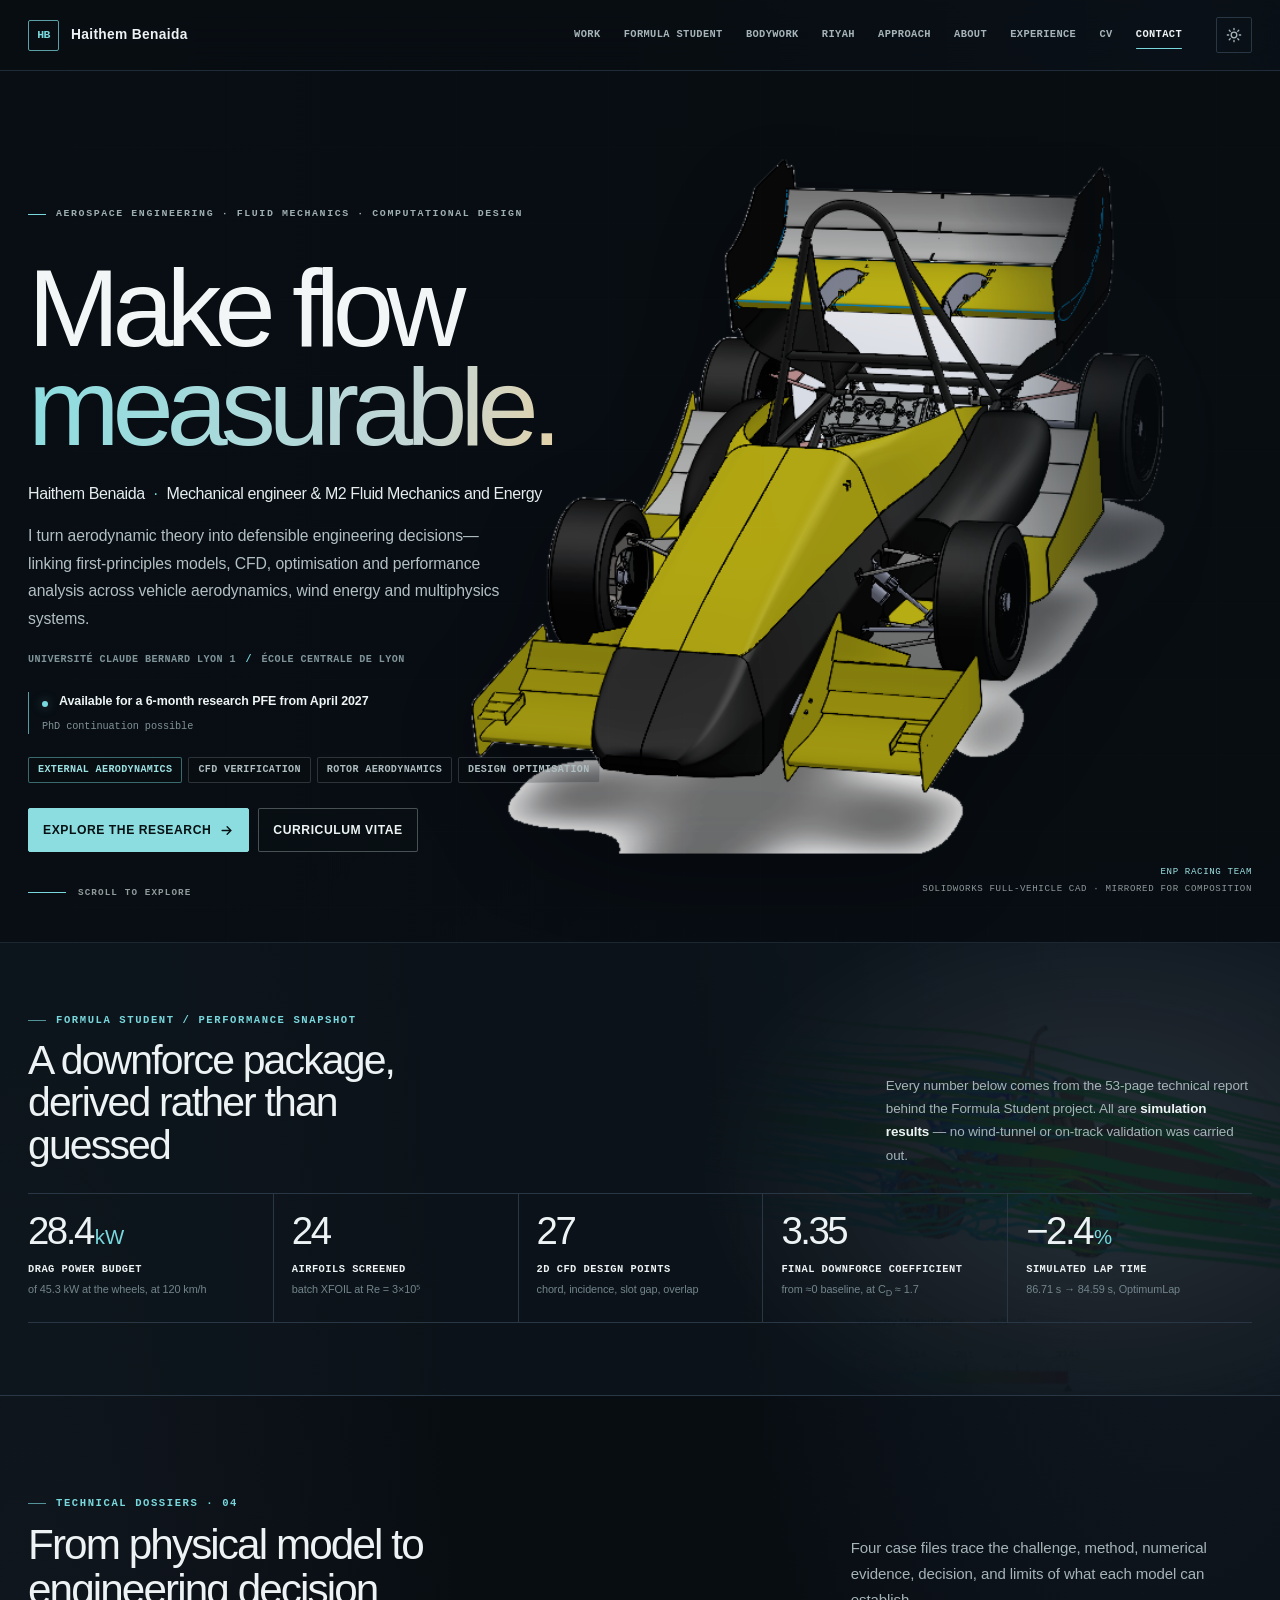
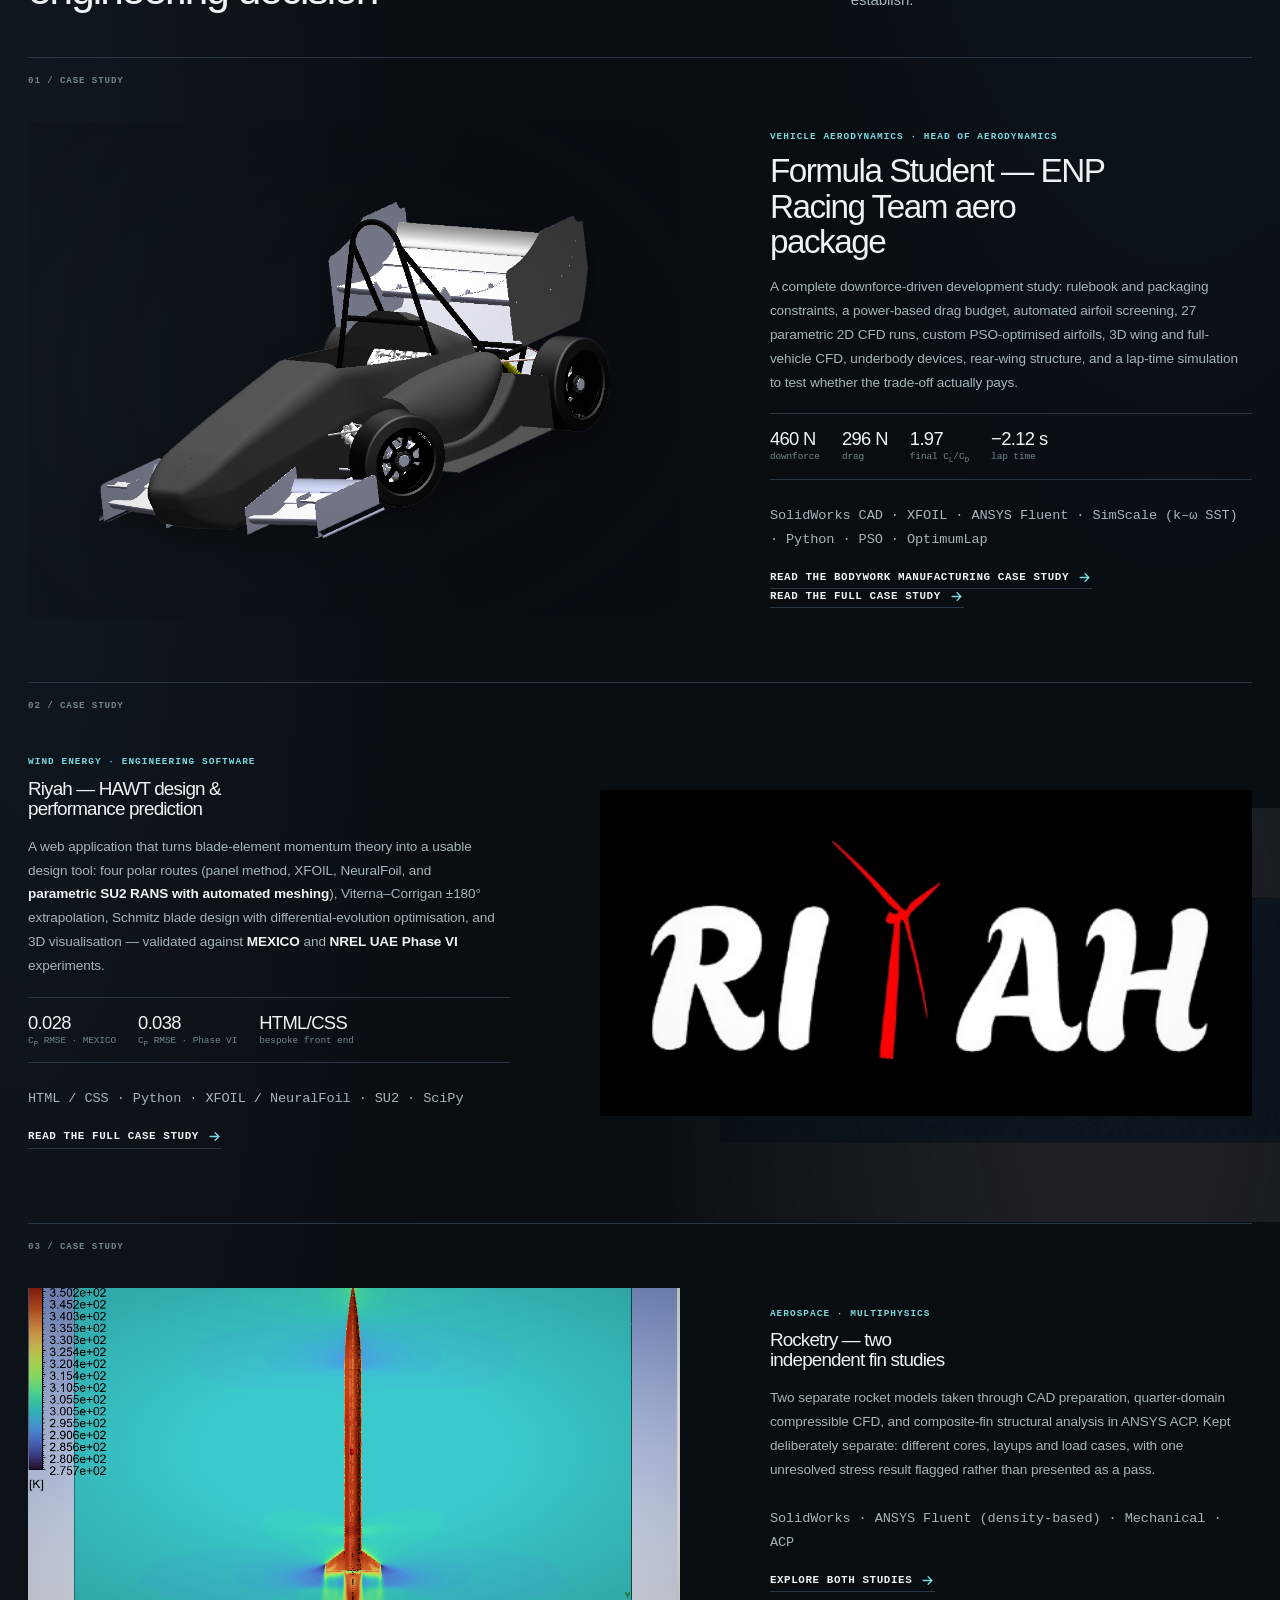
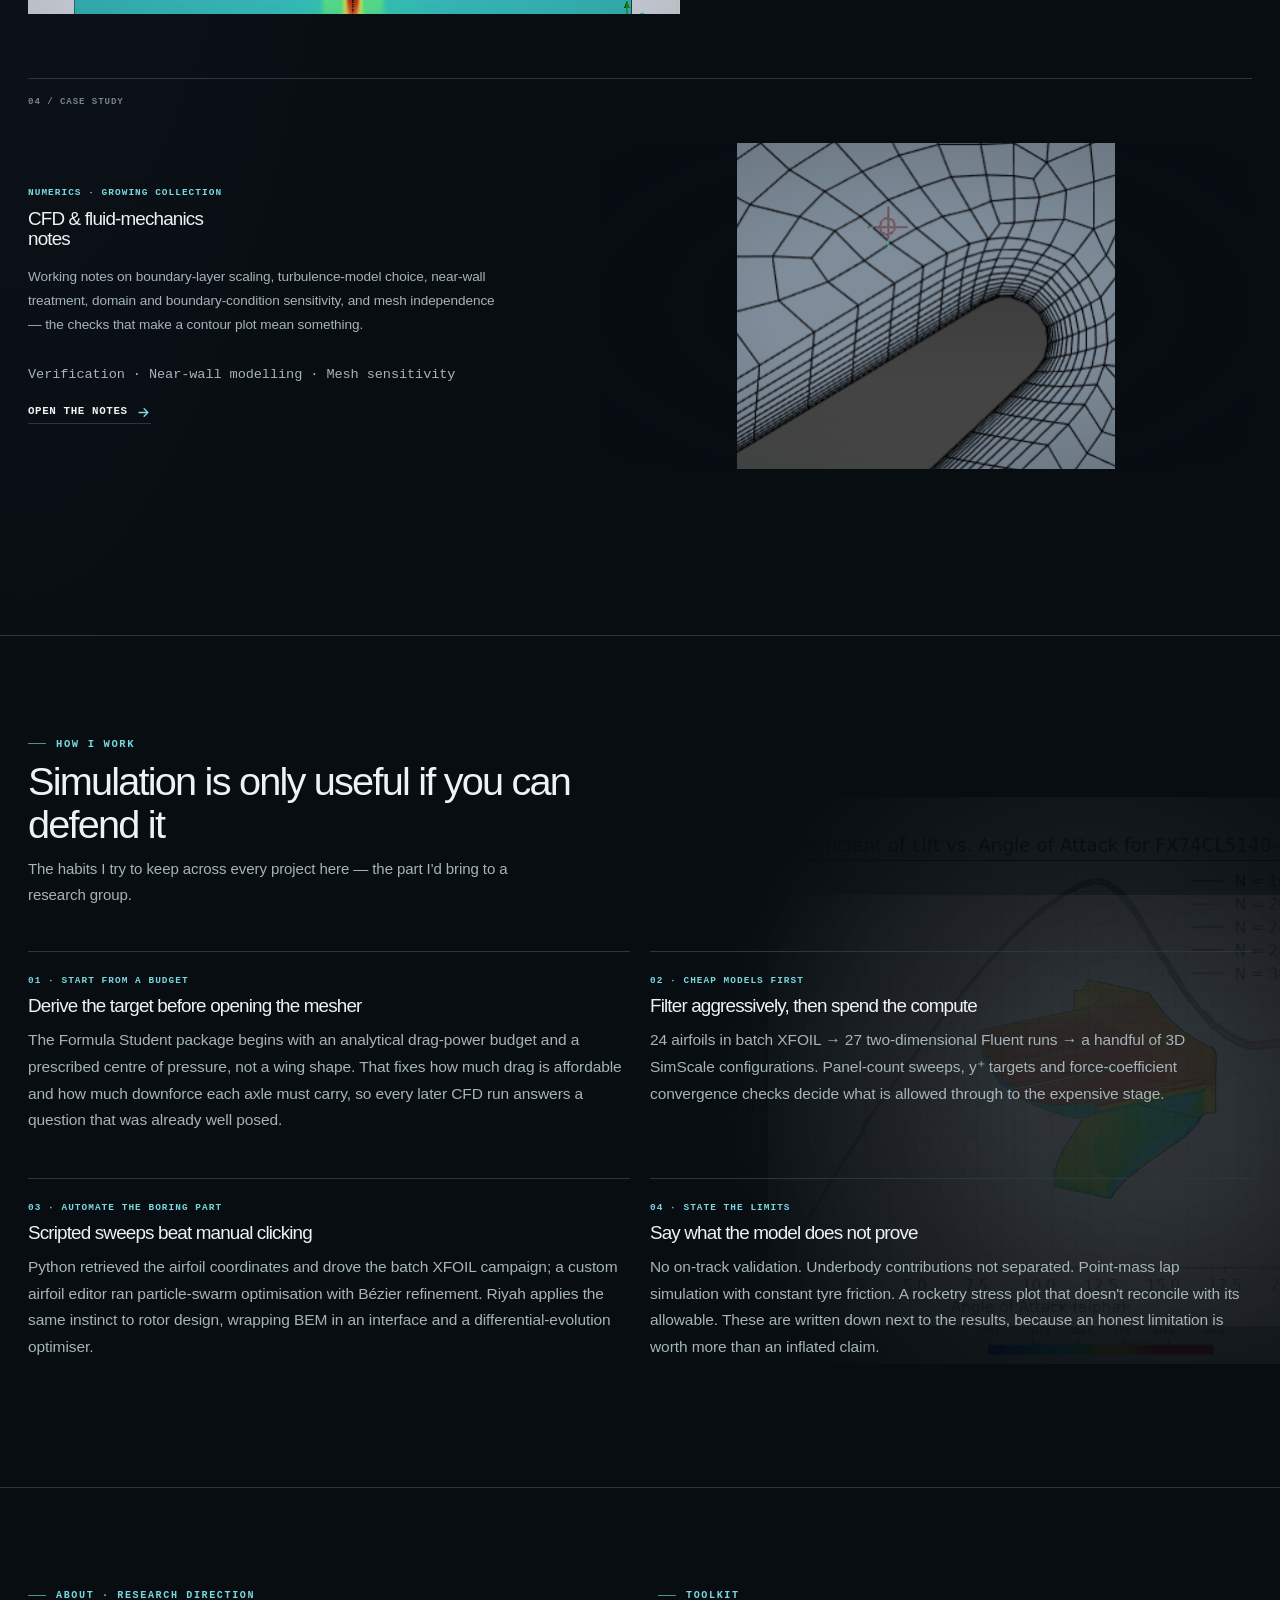
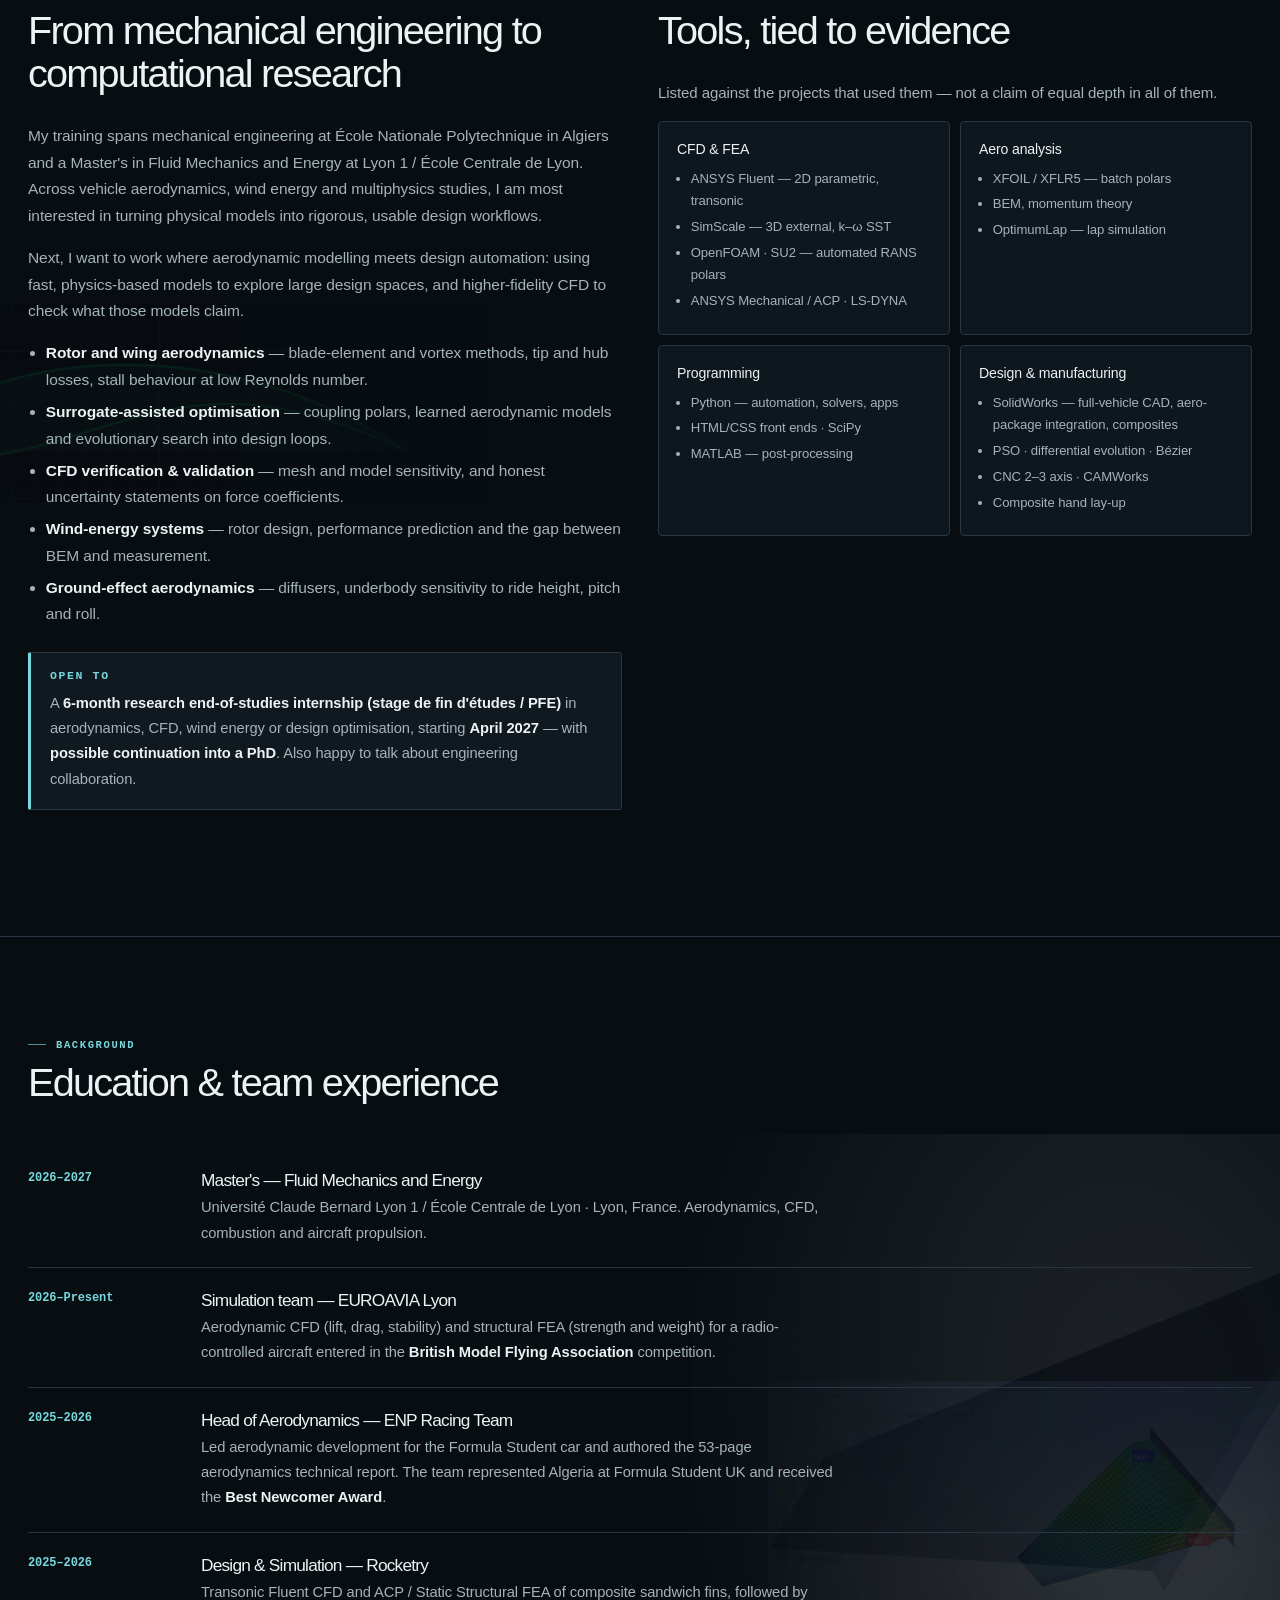
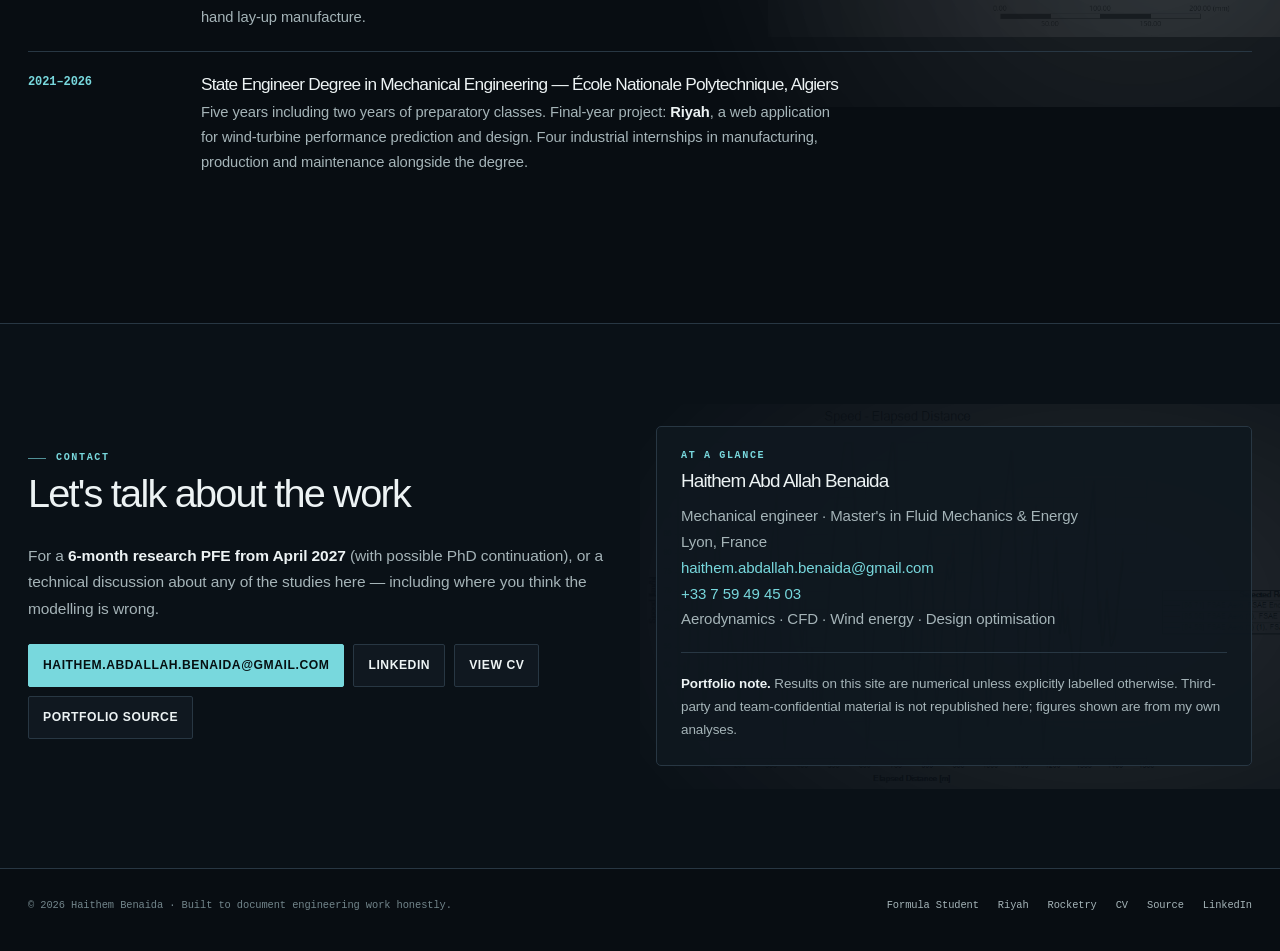
<file: index.html>
<!doctype html>
<html lang="en" data-theme="dark">
<head>
<meta charset="utf-8">
<meta name="viewport" content="width=device-width, initial-scale=1">
<title>Haithem Benaida — Aerodynamics, CFD &amp; Wind Energy Engineering</title>
<meta name="description" content="Engineering portfolio of Haithem Benaida: Formula Student aerodynamic development, the Riyah wind-turbine design application, rocketry multiphysics studies, and CFD verification work. Mechanical engineer, M2 Fluid Mechanics and Energy, Lyon 1.">
<meta name="author" content="Haithem Abd Allah Benaida">
<meta property="og:title" content="Haithem Benaida — Aerodynamics, CFD &amp; Wind Energy">
<meta property="og:description" content="Formula Student aero package development, BEM wind-turbine design software, and multiphysics simulation studies — with methods, assumptions and limitations documented.">
<meta property="og:type" content="website">
<meta property="og:image" content="assets/formula-student/cad-yellow-cutout.png">
<link rel="stylesheet" href="assets/css/site.css">
<link rel="stylesheet" href="assets/css/atmosphere.css">
<link rel="icon" href="data:image/svg+xml,<svg xmlns='http://www.w3.org/2000/svg' viewBox='0 0 32 32'><rect width='32' height='32' rx='8' fill='%232459c4'/><text x='16' y='22' font-family='monospace' font-size='16' font-weight='bold' text-anchor='middle' fill='%23ffffff'>HB</text></svg>">
</head>
<body class="home-page">
<a class="skip" href="#main">Skip to content</a>

<nav class="nav">
  <div class="wrap nav-in">
    <a class="brand" href="index.html"><span class="brand-mark">HB</span> Haithem Benaida</a>
    <div class="nav-links" id="navLinks">
      <a href="#work">Work</a>
      <a href="projects/formula-student.html">Formula Student</a>
      <a href="projects/formula-student-bodywork.html">Bodywork</a>
      <a href="projects/riyah.html">Riyah</a>
      <a href="#method">Approach</a>
      <a href="#research">About</a>
      <a href="#background">Experience</a>
      <a href="cv.html">CV</a>
      <a href="#contact">Contact</a>
    </div>
    <button class="icon-btn nav-toggle" id="navToggle" aria-label="Toggle navigation" aria-expanded="false">
      <svg viewBox="0 0 24 24" fill="none" stroke="currentColor" stroke-width="2" stroke-linecap="round"><path d="M3 6h18M3 12h18M3 18h18"/></svg>
    </button>
    <button class="icon-btn" id="themeBtn" aria-label="Switch theme"></button>
  </div>
</nav>

<header class="hero hero-home">
  <div class="wrap hero-grid">
    <div class="hero-copy">
      <div class="eyebrow">AEROSPACE ENGINEERING · FLUID MECHANICS · COMPUTATIONAL DESIGN</div>
      <h1>Make flow<br><span class="grad">measurable.</span></h1>
      <p class="hero-role">Haithem Benaida <span>·</span> Mechanical engineer &amp; M2 Fluid Mechanics and Energy</p>
      <p class="lede">
        I turn aerodynamic theory into defensible engineering decisions—linking first-principles models,
        CFD, optimisation and performance analysis across vehicle aerodynamics, wind energy and
        multiphysics systems.
      </p>
      <p class="hero-affiliation">Université Claude Bernard Lyon 1 <span>/</span> École Centrale de Lyon</p>
      <p class="availability"><span class="dot"></span><strong>Available for a 6-month research PFE from April 2027</strong><span class="availability-detail">PhD continuation possible</span></p>
      <div class="chips">
        <span class="chip chip-accent">External aerodynamics</span>
        <span class="chip">CFD verification</span>
        <span class="chip">Rotor aerodynamics</span>
        <span class="chip">Design optimisation</span>
      </div>
      <div class="btn-row">
        <a class="btn btn-primary" href="#work">Explore the research
          <svg viewBox="0 0 24 24" fill="none" stroke="currentColor" stroke-width="2.2" stroke-linecap="round"><path d="M5 12h14M13 6l6 6-6 6"/></svg>
        </a>
        <a class="btn" href="cv.html">Curriculum vitae</a>
      </div>
    </div>
    <div class="hero-visual" aria-hidden="true">
      <img src="assets/formula-student/cad-yellow-cutout.png" alt="" width="800" height="700" fetchpriority="high" decoding="async">
    </div>
    <div class="hero-visual-note"><span>ENP RACING TEAM</span><br>SolidWorks full-vehicle CAD · mirrored for composition</div>
    <a class="hero-scroll" href="#work" aria-label="Scroll to selected engineering work"><span></span>SCROLL TO EXPLORE</a>
  </div>
</header>

<main id="main">

  <!-- ---------------- Flagship metrics ---------------- -->
  <section class="section results-section" aria-label="Flagship results">
    <div class="wrap">
      <div class="section-head">
        <div class="eyebrow">FORMULA STUDENT / PERFORMANCE SNAPSHOT</div>
        <h2>A downforce package, derived rather than guessed</h2>
        <p>
          Every number below comes from the 53-page technical report behind the Formula Student project.
          All are <strong>simulation results</strong> — no wind-tunnel or on-track validation was carried out.
        </p>
      </div>
      <div class="metrics">
        <div class="metric">
          <span class="metric-val">28.4<span class="unit">kW</span></span>
          <span class="metric-label">Drag power budget</span>
          <span class="metric-note">of 45.3 kW at the wheels, at 120 km/h</span>
        </div>
        <div class="metric">
          <span class="metric-val">24</span>
          <span class="metric-label">Airfoils screened</span>
          <span class="metric-note">batch XFOIL at Re = 3×10⁵</span>
        </div>
        <div class="metric">
          <span class="metric-val">27</span>
          <span class="metric-label">2D CFD design points</span>
          <span class="metric-note">chord, incidence, slot gap, overlap</span>
        </div>
        <div class="metric">
          <span class="metric-val">3.35</span>
          <span class="metric-label">Final downforce coefficient</span>
          <span class="metric-note">from ≈0 baseline, at C<sub>D</sub> ≈ 1.7</span>
        </div>
        <div class="metric">
          <span class="metric-val">−2.4<span class="unit">%</span></span>
          <span class="metric-label">Simulated lap time</span>
          <span class="metric-note">86.71 s → 84.59 s, OptimumLap</span>
        </div>
      </div>
    </div>
  </section>

  <!-- ---------------- Selected work ---------------- -->
  <section class="section work-section" id="work">
    <div class="wrap">
      <div class="section-head">
        <div class="eyebrow">TECHNICAL DOSSIERS · 04</div>
        <h2>From physical model to engineering decision</h2>
        <p>Four case files trace the challenge, method, numerical evidence, decision, and limits of what each model can establish.</p>
      </div>

      <div class="grid-2">

        <article class="project featured">
          <div class="project-thumb contain">
            <img src="assets/formula-student/cad-dark-cutout.png" alt="Full-vehicle SolidWorks CAD rendering of the Formula Student car showing the chassis, suspension, wings, endplates and wheel assembly." width="1080" height="760" loading="lazy" decoding="async">
          </div>
          <div class="project-body">
            <div class="eyebrow no-rule">Vehicle aerodynamics · Head of Aerodynamics</div>
            <h3>Formula Student — ENP Racing Team aero package</h3>
            <p>
              A complete downforce-driven development study: rulebook and packaging constraints, a
              power-based drag budget, automated airfoil screening, 27 parametric 2D CFD runs, custom
              PSO-optimised airfoils, 3D wing and full-vehicle CFD, underbody devices, rear-wing
              structure, and a lap-time simulation to test whether the trade-off actually pays.
            </p>
            <div class="stat-row">
              <div><b>460 N</b>downforce</div>
              <div><b>296 N</b>drag</div>
              <div><b>1.97</b>final C<sub>L</sub>/C<sub>D</sub></div>
              <div><b>−2.12 s</b>lap time</div>
            </div>
            <p class="project-tags">SolidWorks CAD · XFOIL · ANSYS Fluent · SimScale (k–ω SST) · Python · PSO · OptimumLap</p>
            <a class="project-link" href="projects/formula-student-bodywork.html">Read the bodywork manufacturing case study
              <svg width="15" height="15" viewBox="0 0 24 24" fill="none" stroke="currentColor" stroke-width="2.2" stroke-linecap="round"><path d="M5 12h14M13 6l6 6-6 6"/></svg>
            </a>
            <a class="project-link" href="projects/formula-student.html">Read the full case study
              <svg width="15" height="15" viewBox="0 0 24 24" fill="none" stroke="currentColor" stroke-width="2.2" stroke-linecap="round"><path d="M5 12h14M13 6l6 6-6 6"/></svg>
            </a>
          </div>
        </article>

        <article class="project">
          <div class="project-thumb riyah-thumb">
            <img src="assets/riyah/logo.png" alt="Riyah wind-turbine design application logo." width="500" height="500" loading="lazy" decoding="async">
          </div>
          <div class="project-body">
            <div class="eyebrow no-rule">Wind energy · Engineering software</div>
            <h3>Riyah — HAWT design &amp; performance prediction</h3>
            <p>
              A web application that turns blade-element momentum theory into a usable design tool:
              four polar routes (panel method, XFOIL, NeuralFoil, and <strong>parametric SU2 RANS
              with automated meshing</strong>), Viterna–Corrigan ±180° extrapolation, Schmitz blade
              design with differential-evolution optimisation, and 3D visualisation — validated
              against <strong>MEXICO</strong> and <strong>NREL UAE Phase VI</strong> experiments.
            </p>
            <div class="stat-row">
              <div><b>0.028</b>C<sub>P</sub> RMSE · MEXICO</div>
              <div><b>0.038</b>C<sub>P</sub> RMSE · Phase VI</div>
              <div><b>HTML/CSS</b>bespoke front end</div>
            </div>
            <p class="project-tags">HTML / CSS · Python · XFOIL / NeuralFoil · SU2 · SciPy</p>
            <a class="project-link" href="projects/riyah.html">Read the full case study
              <svg width="15" height="15" viewBox="0 0 24 24" fill="none" stroke="currentColor" stroke-width="2.2" stroke-linecap="round"><path d="M5 12h14M13 6l6 6-6 6"/></svg>
            </a>
          </div>
        </article>

        <article class="project">
          <div class="project-thumb">
            <img src="assets/rocketry/study-1/cfd-result-01.png" alt="Compressible external-flow CFD result around a rocket body and fin assembly from Study 1." loading="lazy" decoding="async">
          </div>
          <div class="project-body">
            <div class="eyebrow no-rule">Aerospace · Multiphysics</div>
            <h3>Rocketry — two independent fin studies</h3>
            <p>
              Two separate rocket models taken through CAD preparation, quarter-domain compressible
              CFD, and composite-fin structural analysis in ANSYS ACP. Kept deliberately separate:
              different cores, layups and load cases, with one unresolved stress result flagged rather
              than presented as a pass.
            </p>
            <p class="project-tags">SolidWorks · ANSYS Fluent (density-based) · Mechanical · ACP</p>
            <a class="project-link" href="projects/rocketry.html">Explore both studies
              <svg width="15" height="15" viewBox="0 0 24 24" fill="none" stroke="currentColor" stroke-width="2.2" stroke-linecap="round"><path d="M5 12h14M13 6l6 6-6 6"/></svg>
            </a>
          </div>
        </article>

        <article class="project">
          <div class="project-thumb">
            <img src="assets/formula-student/mesh-inflation.png" alt="Near-wall inflation-layer mesh around an aerodynamic surface, from the project CFD workflow." loading="lazy" decoding="async">
          </div>
          <div class="project-body">
            <div class="eyebrow no-rule">Numerics · Growing collection</div>
            <h3>CFD &amp; fluid-mechanics notes</h3>
            <p>
              Working notes on boundary-layer scaling, turbulence-model choice, near-wall treatment,
              domain and boundary-condition sensitivity, and mesh independence — the checks that make a
              contour plot mean something.
            </p>
            <p class="project-tags">Verification · Near-wall modelling · Mesh sensitivity</p>
            <a class="project-link" href="projects/cfd-notes.html">Open the notes
              <svg width="15" height="15" viewBox="0 0 24 24" fill="none" stroke="currentColor" stroke-width="2.2" stroke-linecap="round"><path d="M5 12h14M13 6l6 6-6 6"/></svg>
            </a>
          </div>
        </article>

      </div>
    </div>
  </section>

  <!-- ---------------- Method ---------------- -->
  <section class="section method-section" id="method">
    <div class="wrap">
      <div class="section-head">
        <div class="eyebrow">How I work</div>
        <h2>Simulation is only useful if you can defend it</h2>
        <p>The habits I try to keep across every project here — the part I'd bring to a research group.</p>
      </div>
      <div class="grid-2">
        <div class="card">
          <div class="eyebrow no-rule">01 · Start from a budget</div>
          <h3>Derive the target before opening the mesher</h3>
          <p class="mb-0">
            The Formula Student package begins with an analytical drag-power budget and a prescribed
            centre of pressure, not a wing shape. That fixes how much drag is affordable and how much
            downforce each axle must carry, so every later CFD run answers a question that was already
            well posed.
          </p>
        </div>
        <div class="card">
          <div class="eyebrow no-rule">02 · Cheap models first</div>
          <h3>Filter aggressively, then spend the compute</h3>
          <p class="mb-0">
            24 airfoils in batch XFOIL → 27 two-dimensional Fluent runs → a handful of 3D SimScale
            configurations. Panel-count sweeps, y⁺ targets and force-coefficient convergence checks
            decide what is allowed through to the expensive stage.
          </p>
        </div>
        <div class="card">
          <div class="eyebrow no-rule">03 · Automate the boring part</div>
          <h3>Scripted sweeps beat manual clicking</h3>
          <p class="mb-0">
            Python retrieved the airfoil coordinates and drove the batch XFOIL campaign; a custom
            airfoil editor ran particle-swarm optimisation with Bézier refinement. Riyah applies the
            same instinct to rotor design, wrapping BEM in an interface and a differential-evolution
            optimiser.
          </p>
        </div>
        <div class="card">
          <div class="eyebrow no-rule">04 · State the limits</div>
          <h3>Say what the model does not prove</h3>
          <p class="mb-0">
            No on-track validation. Underbody contributions not separated. Point-mass lap simulation
            with constant tyre friction. A rocketry stress plot that doesn't reconcile with its
            allowable. These are written down next to the results, because an honest limitation is
            worth more than an inflated claim.
          </p>
        </div>
      </div>
    </div>
  </section>

  <!-- ---------------- Research ---------------- -->
  <section class="section research-section" id="research">
    <div class="wrap">
      <div class="grid-2" style="align-items:start;gap:36px">
        <div>
          <div class="eyebrow">About · Research direction</div>
          <h2 style="margin-top:.55rem">From mechanical engineering to computational research</h2>
          <p class="muted">
            My training spans mechanical engineering at École Nationale Polytechnique in Algiers
            and a Master's in Fluid Mechanics and Energy at Lyon 1 / École Centrale de Lyon. Across
            vehicle aerodynamics, wind energy and multiphysics studies, I am most interested in
            turning physical models into rigorous, usable design workflows.
          </p>
          <p class="muted">
            Next, I want to work where aerodynamic modelling meets design automation: using fast,
            physics-based models to explore large design spaces, and higher-fidelity CFD to check
            what those models claim.
          </p>
          <ul class="muted">
            <li><strong>Rotor and wing aerodynamics</strong> — blade-element and vortex methods, tip and hub losses, stall behaviour at low Reynolds number.</li>
            <li><strong>Surrogate-assisted optimisation</strong> — coupling polars, learned aerodynamic models and evolutionary search into design loops.</li>
            <li><strong>CFD verification &amp; validation</strong> — mesh and model sensitivity, and honest uncertainty statements on force coefficients.</li>
            <li><strong>Wind-energy systems</strong> — rotor design, performance prediction and the gap between BEM and measurement.</li>
            <li><strong>Ground-effect aerodynamics</strong> — diffusers, underbody sensitivity to ride height, pitch and roll.</li>
          </ul>
          <div class="callout result">
            <span class="callout-title">Open to</span>
            <p class="mb-0">
              A <strong>6-month research end-of-studies internship (stage de fin d'études / PFE)</strong>
              in aerodynamics, CFD, wind energy or design optimisation, starting
              <strong>April 2027</strong> — with <strong>possible continuation into a PhD</strong>.
              Also happy to talk about engineering collaboration.
            </p>
          </div>
        </div>
        <div>
          <div class="eyebrow">Toolkit</div>
          <h2 style="margin-top:.55rem">Tools, tied to evidence</h2>
          <p class="muted" style="font-size:.94rem">Listed against the projects that used them — not a claim of equal depth in all of them.</p>
          <div class="skill-grid">
            <div class="skill-card">
              <h3>CFD &amp; FEA</h3>
              <ul>
                <li>ANSYS Fluent — 2D parametric, transonic</li>
                <li>SimScale — 3D external, k–ω SST</li>
                <li>OpenFOAM · SU2 — automated RANS polars</li>
                <li>ANSYS Mechanical / ACP · LS-DYNA</li>
              </ul>
            </div>
            <div class="skill-card">
              <h3>Aero analysis</h3>
              <ul>
                <li>XFOIL / XFLR5 — batch polars</li>
                <li>BEM, momentum theory</li>
                <li>OptimumLap — lap simulation</li>
              </ul>
            </div>
            <div class="skill-card">
              <h3>Programming</h3>
              <ul>
                <li>Python — automation, solvers, apps</li>
                <li>HTML/CSS front ends · SciPy</li>
                <li>MATLAB — post-processing</li>
              </ul>
            </div>
            <div class="skill-card">
              <h3>Design &amp; manufacturing</h3>
              <ul>
                <li>SolidWorks — full-vehicle CAD, aero-package integration, composites</li>
                <li>PSO · differential evolution · Bézier</li>
                <li>CNC 2–3 axis · CAMWorks</li>
                <li>Composite hand lay-up</li>
              </ul>
            </div>
          </div>
        </div>
      </div>
    </div>
  </section>

  <!-- ---------------- Background ---------------- -->
  <section class="section background-section" id="background">
    <div class="wrap">
      <div class="section-head">
        <div class="eyebrow">Background</div>
        <h2>Education &amp; team experience</h2>
      </div>
      <ul class="timeline">
        <li>
          <span class="when">2026–2027</span>
          <div>
            <h3>Master's — Fluid Mechanics and Energy</h3>
            <p>Université Claude Bernard Lyon 1 / École Centrale de Lyon · Lyon, France. Aerodynamics, CFD, combustion and aircraft propulsion.</p>
          </div>
        </li>
        <li>
          <span class="when">2026–Present</span>
          <div>
            <h3>Simulation team — EUROAVIA Lyon</h3>
            <p>
              Aerodynamic CFD (lift, drag, stability) and structural FEA (strength and weight) for a
              radio-controlled aircraft entered in the <strong>British Model Flying Association</strong>
              competition.
            </p>
          </div>
        </li>
        <li>
          <span class="when">2025–2026</span>
          <div>
            <h3>Head of Aerodynamics — ENP Racing Team</h3>
            <p>
              Led aerodynamic development for the Formula Student car and authored the 53-page
              aerodynamics technical report. The team represented Algeria at Formula Student UK and
              received the <strong>Best Newcomer Award</strong>.
            </p>
          </div>
        </li>
        <li>
          <span class="when">2025–2026</span>
          <div>
            <h3>Design &amp; Simulation — Rocketry</h3>
            <p>Transonic Fluent CFD and ACP / Static Structural FEA of composite sandwich fins, followed by hand lay-up manufacture.</p>
          </div>
        </li>
        <li>
          <span class="when">2021–2026</span>
          <div>
            <h3>State Engineer Degree in Mechanical Engineering — École Nationale Polytechnique, Algiers</h3>
            <p>
              Five years including two years of preparatory classes. Final-year project: <strong>Riyah</strong>,
              a web application for wind-turbine performance prediction and design. Four industrial
              internships in manufacturing, production and maintenance alongside the degree.
            </p>
          </div>
        </li>
      </ul>
    </div>
  </section>

  <!-- ---------------- Contact ---------------- -->
  <section class="section contact-section" id="contact">
    <div class="wrap">
      <div class="grid-2" style="align-items:center;gap:32px">
        <div>
          <div class="eyebrow">Contact</div>
          <h2 style="margin-top:.55rem">Let's talk about the work</h2>
          <p class="muted">
            For a <strong>6-month research PFE from April 2027</strong> (with possible PhD
            continuation), or a technical discussion about any of the studies here — including where
            you think the modelling is wrong.
          </p>
          <div class="btn-row">
            <a class="btn btn-primary" href="mailto:haithem.abdallah.benaida@gmail.com">haithem.abdallah.benaida@gmail.com</a>
            <a class="btn" href="https://www.linkedin.com/in/haithembenaida" rel="noopener">LinkedIn</a>
            <a class="btn" href="cv.html">View CV</a>
            <a class="btn" href="https://github.com/abdoubunaido-maker/haithem-engineering-portfolio" rel="noopener">Portfolio source</a>
          </div>
        </div>
        <div class="card">
          <div class="eyebrow no-rule">At a glance</div>
          <h3 class="mt-0">Haithem Abd Allah Benaida</h3>
          <p class="mb-0" style="font-size:.94rem">
            Mechanical engineer · Master's in Fluid Mechanics &amp; Energy<br>
            Lyon, France<br>
            <a href="mailto:haithem.abdallah.benaida@gmail.com">haithem.abdallah.benaida@gmail.com</a><br>
            <a href="tel:+33759494503">+33 7 59 49 45 03</a><br>
            Aerodynamics · CFD · Wind energy · Design optimisation
          </p>
          <hr style="margin:1.2rem 0">
          <p class="small dim mb-0" style="font-size:.84rem">
            <strong>Portfolio note.</strong> Results on this site are numerical unless explicitly
            labelled otherwise. Third-party and team-confidential material is not republished here;
            figures shown are from my own analyses.
          </p>
        </div>
      </div>
    </div>
  </section>

</main>

<footer class="footer">
  <div class="wrap footer-in">
    <div>© <span id="year">2026</span> Haithem Benaida · Built to document engineering work honestly.</div>
    <div class="footer-links">
      <a href="projects/formula-student.html">Formula Student</a>
      <a href="projects/riyah.html">Riyah</a>
      <a href="projects/rocketry.html">Rocketry</a>
      <a href="cv.html">CV</a>
      <a href="https://github.com/abdoubunaido-maker/haithem-engineering-portfolio" rel="noopener">Source</a>
      <a href="https://www.linkedin.com/in/haithembenaida" rel="noopener">LinkedIn</a>
    </div>
  </div>
</footer>

<script src="assets/js/site.js"></script>
</body>
</html>
</file>
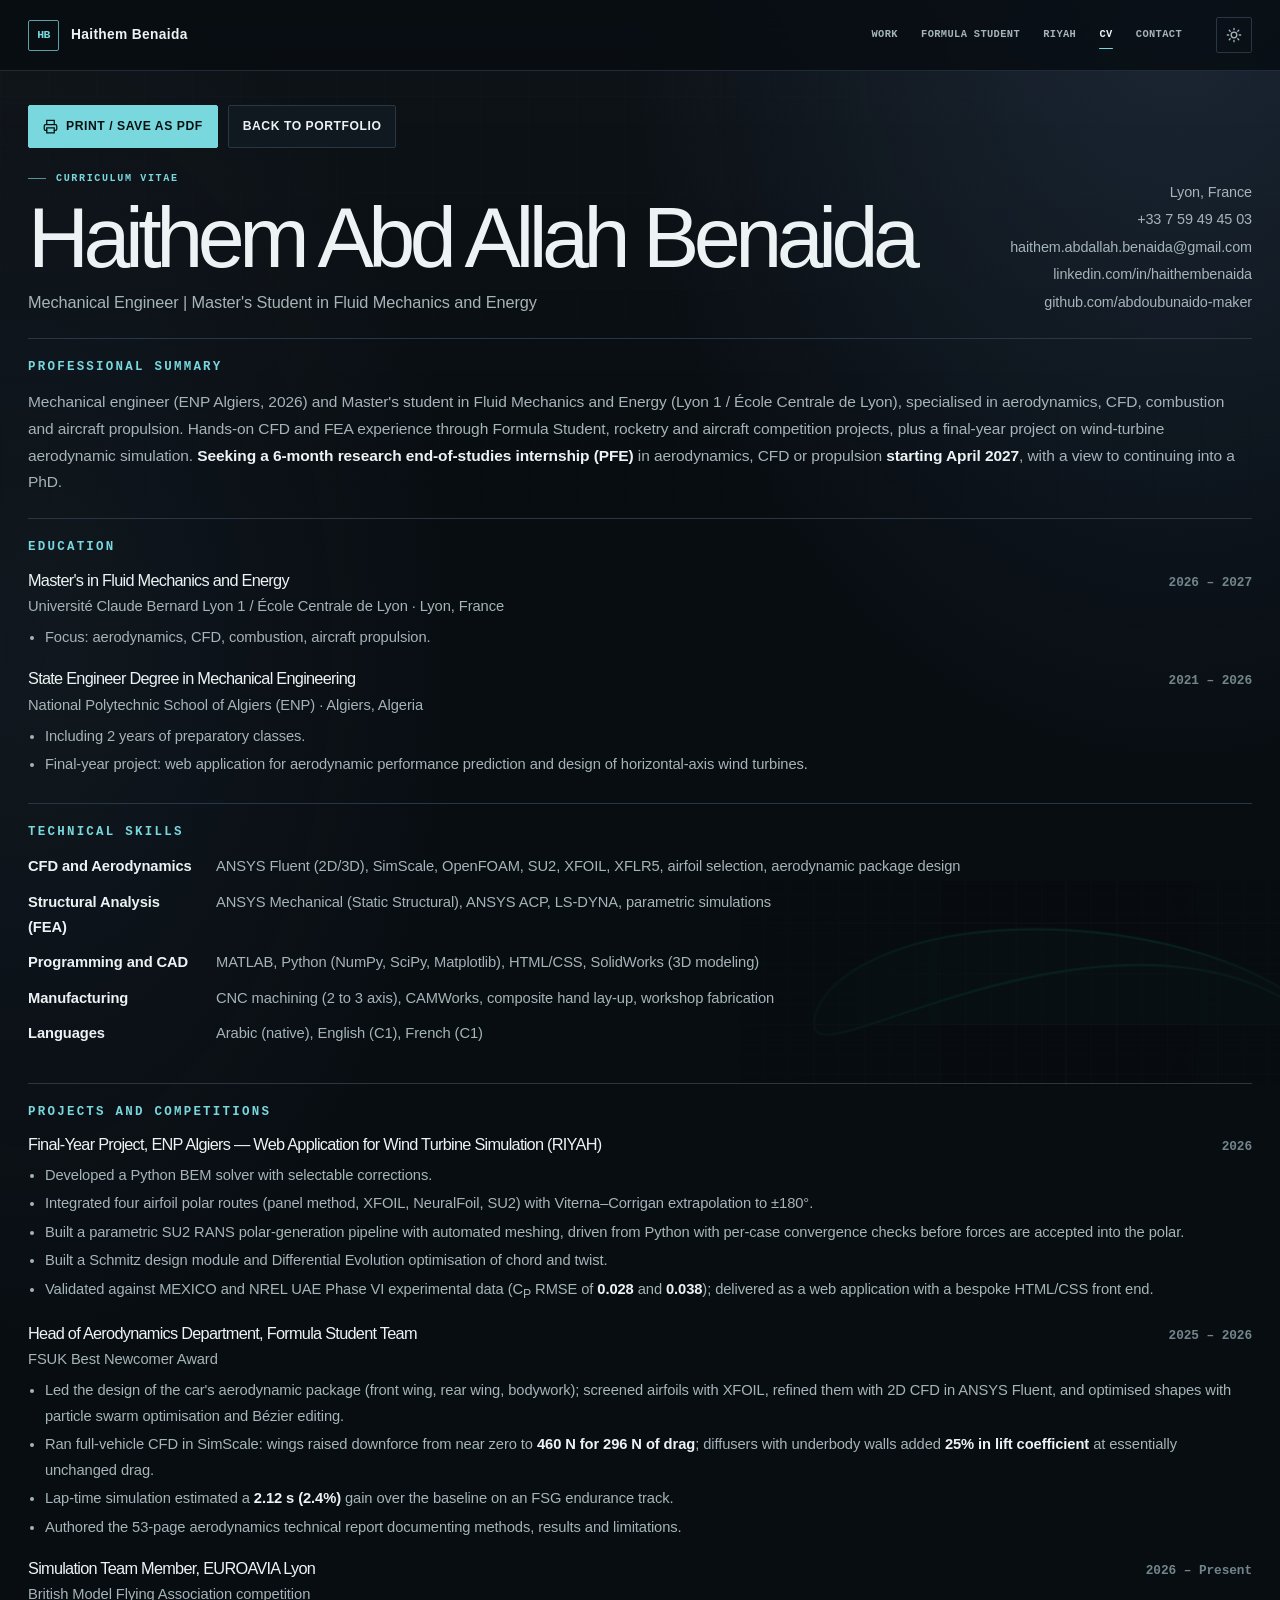
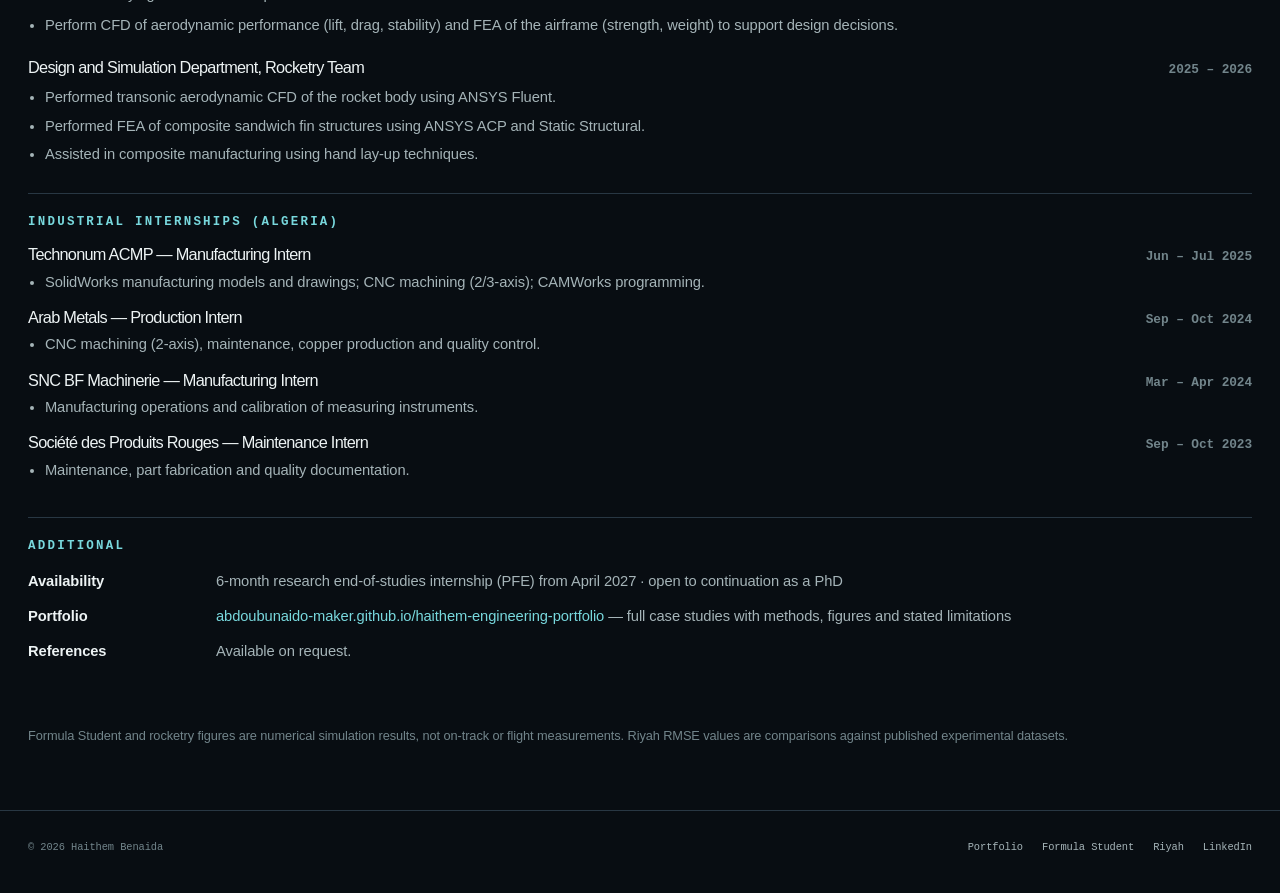
<file: cv.html>
<!doctype html>
<html lang="en" data-theme="dark">
<head>
<meta charset="utf-8">
<meta name="viewport" content="width=device-width, initial-scale=1">
<title>Curriculum Vitae — Haithem Benaida</title>
<meta name="description" content="CV of Haithem Abd Allah Benaida — mechanical engineer (ENP Algiers), Master's student in Fluid Mechanics and Energy (Lyon 1 / École Centrale de Lyon). Aerodynamics, CFD, combustion and aircraft propulsion. Seeking a 6-month research PFE from April 2027.">
<link rel="stylesheet" href="assets/css/site.css">
<link rel="stylesheet" href="assets/css/atmosphere.css">
<link rel="icon" href="data:image/svg+xml,<svg xmlns='http://www.w3.org/2000/svg' viewBox='0 0 32 32'><rect width='32' height='32' rx='8' fill='%232459c4'/><text x='16' y='22' font-family='monospace' font-size='16' font-weight='bold' text-anchor='middle' fill='%23ffffff'>HB</text></svg>">
<style>
  .cv-head { display:grid; grid-template-columns:minmax(0,1fr) auto; gap:24px; align-items:end; }
  .cv-contact { font-size:.9rem; color:var(--muted); text-align:right; line-height:1.9; }
  .cv-contact a { color:var(--muted); }
  .cv-actions { display:flex; flex-wrap:wrap; gap:10px; margin:0 0 26px; }
  .cv-section { padding:22px 0; border-top:1px solid var(--line); }
  .cv-section:first-of-type { border-top:0; }
  .cv-section > h2 {
    font:700 .78rem/1 var(--mono); letter-spacing:.18em; text-transform:uppercase;
    color:var(--accent); margin:0 0 16px;
  }
  .cv-entry { margin-bottom:18px; }
  .cv-entry:last-child { margin-bottom:0; }
  .cv-entry-head { display:flex; justify-content:space-between; gap:16px; align-items:baseline; flex-wrap:wrap; }
  .cv-entry-head h3 { margin:0; font-size:1.02rem; }
  .cv-entry-head .when { font:600 .8rem/1.5 var(--mono); color:var(--muted-2); white-space:nowrap; }
  .cv-entry .org { color:var(--muted); font-size:.92rem; margin:2px 0 6px; }
  .cv-entry ul { margin:6px 0 0; font-size:.92rem; color:var(--muted); }
  .cv-entry li { margin:.22em 0; }
  .cv-entry.compact { margin-bottom:12px; }
  .cv-entry.compact ul { margin-top:3px; }
  .cv-skills { display:grid; grid-template-columns:170px minmax(0,1fr); gap:10px 18px; font-size:.92rem; }
  .cv-skills dt { font-weight:650; color:var(--text); }
  .cv-skills dd { margin:0; color:var(--muted); }
  @media (max-width:700px) {
    .cv-head { grid-template-columns:1fr; }
    .cv-contact { text-align:left; }
    .cv-skills { grid-template-columns:1fr; gap:2px 0; }
    .cv-skills dd { margin-bottom:8px; }
  }
  @media print {
    .cv-head { grid-template-columns:minmax(0,1fr) auto; }
    .cv-contact { text-align:right; }
    .cv-section { padding:11px 0; }
    .cv-entry { margin-bottom:10px; }
    .cv-entry.compact { margin-bottom:7px; }
    h1 { font-size:20pt; margin-bottom:.15em; }
    .cv-entry ul { font-size:9.6pt; }
    .cv-skills { font-size:9.6pt; }
  }
</style>
</head>
<body class="cv-page">
<a class="skip" href="#main">Skip to content</a>

<nav class="nav no-print">
  <div class="wrap nav-in">
    <a class="brand" href="index.html"><span class="brand-mark">HB</span> Haithem Benaida</a>
    <div class="nav-links" id="navLinks">
      <a href="index.html#work">Work</a>
      <a href="projects/formula-student.html">Formula Student</a>
      <a href="projects/riyah.html">Riyah</a>
      <a href="cv.html" aria-current="page">CV</a>
      <a href="index.html#contact">Contact</a>
    </div>
    <button class="icon-btn nav-toggle" id="navToggle" aria-label="Toggle navigation" aria-expanded="false">
      <svg viewBox="0 0 24 24" fill="none" stroke="currentColor" stroke-width="2" stroke-linecap="round"><path d="M3 6h18M3 12h18M3 18h18"/></svg>
    </button>
    <button class="icon-btn" id="themeBtn" aria-label="Switch theme"></button>
  </div>
</nav>

<main id="main" class="wrap" style="padding:34px 0 50px">

  <div class="cv-actions no-print">
    <button class="btn btn-primary" onclick="window.print()">
      <svg viewBox="0 0 24 24" fill="none" stroke="currentColor" stroke-width="2" stroke-linecap="round"><path d="M6 9V2h12v7M6 18H4a2 2 0 0 1-2-2v-5a2 2 0 0 1 2-2h16a2 2 0 0 1 2 2v5a2 2 0 0 1-2 2h-2"/><path d="M6 14h12v8H6z"/></svg>
      Print / Save as PDF
    </button>
    <a class="btn" href="index.html">Back to portfolio</a>
  </div>

  <header class="cv-head" style="padding-bottom:22px">
    <div>
      <div class="eyebrow no-print">Curriculum vitae</div>
      <h1 style="margin:.15em 0 .1em">Haithem Abd Allah Benaida</h1>
      <p class="muted mb-0" style="font-size:1.02rem">
        Mechanical Engineer | Master's Student in Fluid Mechanics and Energy
      </p>
    </div>
    <div class="cv-contact">
      Lyon, France<br>
      <a href="tel:+33759494503">+33 7 59 49 45 03</a><br>
      <a href="mailto:haithem.abdallah.benaida@gmail.com">haithem.abdallah.benaida@gmail.com</a><br>
      <a href="https://linkedin.com/in/haithembenaida" rel="noopener">linkedin.com/in/haithembenaida</a><br>
      <a href="https://github.com/abdoubunaido-maker" rel="noopener">github.com/abdoubunaido-maker</a>
    </div>
  </header>

  <section class="cv-section">
    <h2>Professional summary</h2>
    <p class="muted mb-0">
      Mechanical engineer (ENP Algiers, 2026) and Master's student in Fluid Mechanics and Energy
      (Lyon 1 / École Centrale de Lyon), specialised in aerodynamics, CFD, combustion and aircraft
      propulsion. Hands-on CFD and FEA experience through Formula Student, rocketry and aircraft
      competition projects, plus a final-year project on wind-turbine aerodynamic simulation.
      <strong>Seeking a 6-month research end-of-studies internship (PFE)</strong> in aerodynamics,
      CFD or propulsion <strong>starting April 2027</strong>, with a view to continuing into a PhD.
    </p>
  </section>

  <section class="cv-section">
    <h2>Education</h2>
    <div class="cv-entry">
      <div class="cv-entry-head">
        <h3>Master's in Fluid Mechanics and Energy</h3>
        <span class="when">2026 – 2027</span>
      </div>
      <p class="org">Université Claude Bernard Lyon 1 / École Centrale de Lyon · Lyon, France</p>
      <ul>
        <li>Focus: aerodynamics, CFD, combustion, aircraft propulsion.</li>
      </ul>
    </div>
    <div class="cv-entry">
      <div class="cv-entry-head">
        <h3>State Engineer Degree in Mechanical Engineering</h3>
        <span class="when">2021 – 2026</span>
      </div>
      <p class="org">National Polytechnic School of Algiers (ENP) · Algiers, Algeria</p>
      <ul>
        <li>Including 2 years of preparatory classes.</li>
        <li>Final-year project: web application for aerodynamic performance prediction and design of horizontal-axis wind turbines.</li>
      </ul>
    </div>
  </section>

  <section class="cv-section">
    <h2>Technical skills</h2>
    <dl class="cv-skills">
      <dt>CFD and Aerodynamics</dt>
      <dd>ANSYS Fluent (2D/3D), SimScale, OpenFOAM, SU2, XFOIL, XFLR5, airfoil selection, aerodynamic package design</dd>
      <dt>Structural Analysis (FEA)</dt>
      <dd>ANSYS Mechanical (Static Structural), ANSYS ACP, LS-DYNA, parametric simulations</dd>
      <dt>Programming and CAD</dt>
      <dd>MATLAB, Python (NumPy, SciPy, Matplotlib), HTML/CSS, SolidWorks (3D modeling)</dd>
      <dt>Manufacturing</dt>
      <dd>CNC machining (2 to 3 axis), CAMWorks, composite hand lay-up, workshop fabrication</dd>
      <dt>Languages</dt>
      <dd>Arabic (native), English (C1), French (C1)</dd>
    </dl>
  </section>

  <section class="cv-section">
    <h2>Projects and competitions</h2>

    <div class="cv-entry">
      <div class="cv-entry-head">
        <h3>Final-Year Project, ENP Algiers — Web Application for Wind Turbine Simulation (RIYAH)</h3>
        <span class="when">2026</span>
      </div>
      <ul>
        <li>Developed a Python BEM solver with selectable corrections.</li>
        <li>Integrated four airfoil polar routes (panel method, XFOIL, NeuralFoil, SU2) with Viterna–Corrigan extrapolation to ±180°.</li>
        <li>Built a parametric SU2 RANS polar-generation pipeline with automated meshing, driven from Python with per-case convergence checks before forces are accepted into the polar.</li>
        <li>Built a Schmitz design module and Differential Evolution optimisation of chord and twist.</li>
        <li>Validated against MEXICO and NREL UAE Phase VI experimental data (C<sub>P</sub> RMSE of <strong>0.028</strong> and <strong>0.038</strong>); delivered as a web application with a bespoke HTML/CSS front end.</li>
      </ul>
    </div>

    <div class="cv-entry">
      <div class="cv-entry-head">
        <h3>Head of Aerodynamics Department, Formula Student Team</h3>
        <span class="when">2025 – 2026</span>
      </div>
      <p class="org">FSUK Best Newcomer Award</p>
      <ul>
        <li>Led the design of the car's aerodynamic package (front wing, rear wing, bodywork); screened airfoils with XFOIL, refined them with 2D CFD in ANSYS Fluent, and optimised shapes with particle swarm optimisation and Bézier editing.</li>
        <li>Ran full-vehicle CFD in SimScale: wings raised downforce from near zero to <strong>460 N for 296 N of drag</strong>; diffusers with underbody walls added <strong>25% in lift coefficient</strong> at essentially unchanged drag.</li>
        <li>Lap-time simulation estimated a <strong>2.12 s (2.4%)</strong> gain over the baseline on an FSG endurance track.</li>
        <li>Authored the 53-page aerodynamics technical report documenting methods, results and limitations.</li>
      </ul>
    </div>

    <div class="cv-entry">
      <div class="cv-entry-head">
        <h3>Simulation Team Member, EUROAVIA Lyon</h3>
        <span class="when">2026 – Present</span>
      </div>
      <p class="org">British Model Flying Association competition</p>
      <ul>
        <li>Perform CFD of aerodynamic performance (lift, drag, stability) and FEA of the airframe (strength, weight) to support design decisions.</li>
      </ul>
    </div>

    <div class="cv-entry">
      <div class="cv-entry-head">
        <h3>Design and Simulation Department, Rocketry Team</h3>
        <span class="when">2025 – 2026</span>
      </div>
      <ul>
        <li>Performed transonic aerodynamic CFD of the rocket body using ANSYS Fluent.</li>
        <li>Performed FEA of composite sandwich fin structures using ANSYS ACP and Static Structural.</li>
        <li>Assisted in composite manufacturing using hand lay-up techniques.</li>
      </ul>
    </div>
  </section>

  <section class="cv-section">
    <h2>Industrial internships (Algeria)</h2>

    <div class="cv-entry compact">
      <div class="cv-entry-head">
        <h3>Technonum ACMP — Manufacturing Intern</h3>
        <span class="when">Jun – Jul 2025</span>
      </div>
      <ul>
        <li>SolidWorks manufacturing models and drawings; CNC machining (2/3-axis); CAMWorks programming.</li>
      </ul>
    </div>

    <div class="cv-entry compact">
      <div class="cv-entry-head">
        <h3>Arab Metals — Production Intern</h3>
        <span class="when">Sep – Oct 2024</span>
      </div>
      <ul>
        <li>CNC machining (2-axis), maintenance, copper production and quality control.</li>
      </ul>
    </div>

    <div class="cv-entry compact">
      <div class="cv-entry-head">
        <h3>SNC BF Machinerie — Manufacturing Intern</h3>
        <span class="when">Mar – Apr 2024</span>
      </div>
      <ul>
        <li>Manufacturing operations and calibration of measuring instruments.</li>
      </ul>
    </div>

    <div class="cv-entry compact">
      <div class="cv-entry-head">
        <h3>Société des Produits Rouges — Maintenance Intern</h3>
        <span class="when">Sep – Oct 2023</span>
      </div>
      <ul>
        <li>Maintenance, part fabrication and quality documentation.</li>
      </ul>
    </div>
  </section>

  <section class="cv-section">
    <h2>Additional</h2>
    <dl class="cv-skills">
      <dt>Availability</dt>
      <dd>6-month research end-of-studies internship (PFE) from April 2027 · open to continuation as a PhD</dd>
      <dt>Portfolio</dt>
      <dd><a href="https://abdoubunaido-maker.github.io/haithem-engineering-portfolio/">abdoubunaido-maker.github.io/haithem-engineering-portfolio</a> — full case studies with methods, figures and stated limitations</dd>
      <dt>References</dt>
      <dd>Available on request.</dd>
    </dl>
  </section>

  <p class="dim" style="font-size:.8rem;margin-top:24px">
    Formula Student and rocketry figures are numerical simulation results, not on-track or flight
    measurements. Riyah RMSE values are comparisons against published experimental datasets.
  </p>

</main>

<footer class="footer no-print">
  <div class="wrap footer-in">
    <div>© <span id="year">2026</span> Haithem Benaida</div>
    <div class="footer-links">
      <a href="index.html">Portfolio</a>
      <a href="projects/formula-student.html">Formula Student</a>
      <a href="projects/riyah.html">Riyah</a>
      <a href="https://www.linkedin.com/in/haithembenaida" rel="noopener">LinkedIn</a>
    </div>
  </div>
</footer>

<script src="assets/js/site.js"></script>
</body>
</html>
</file>
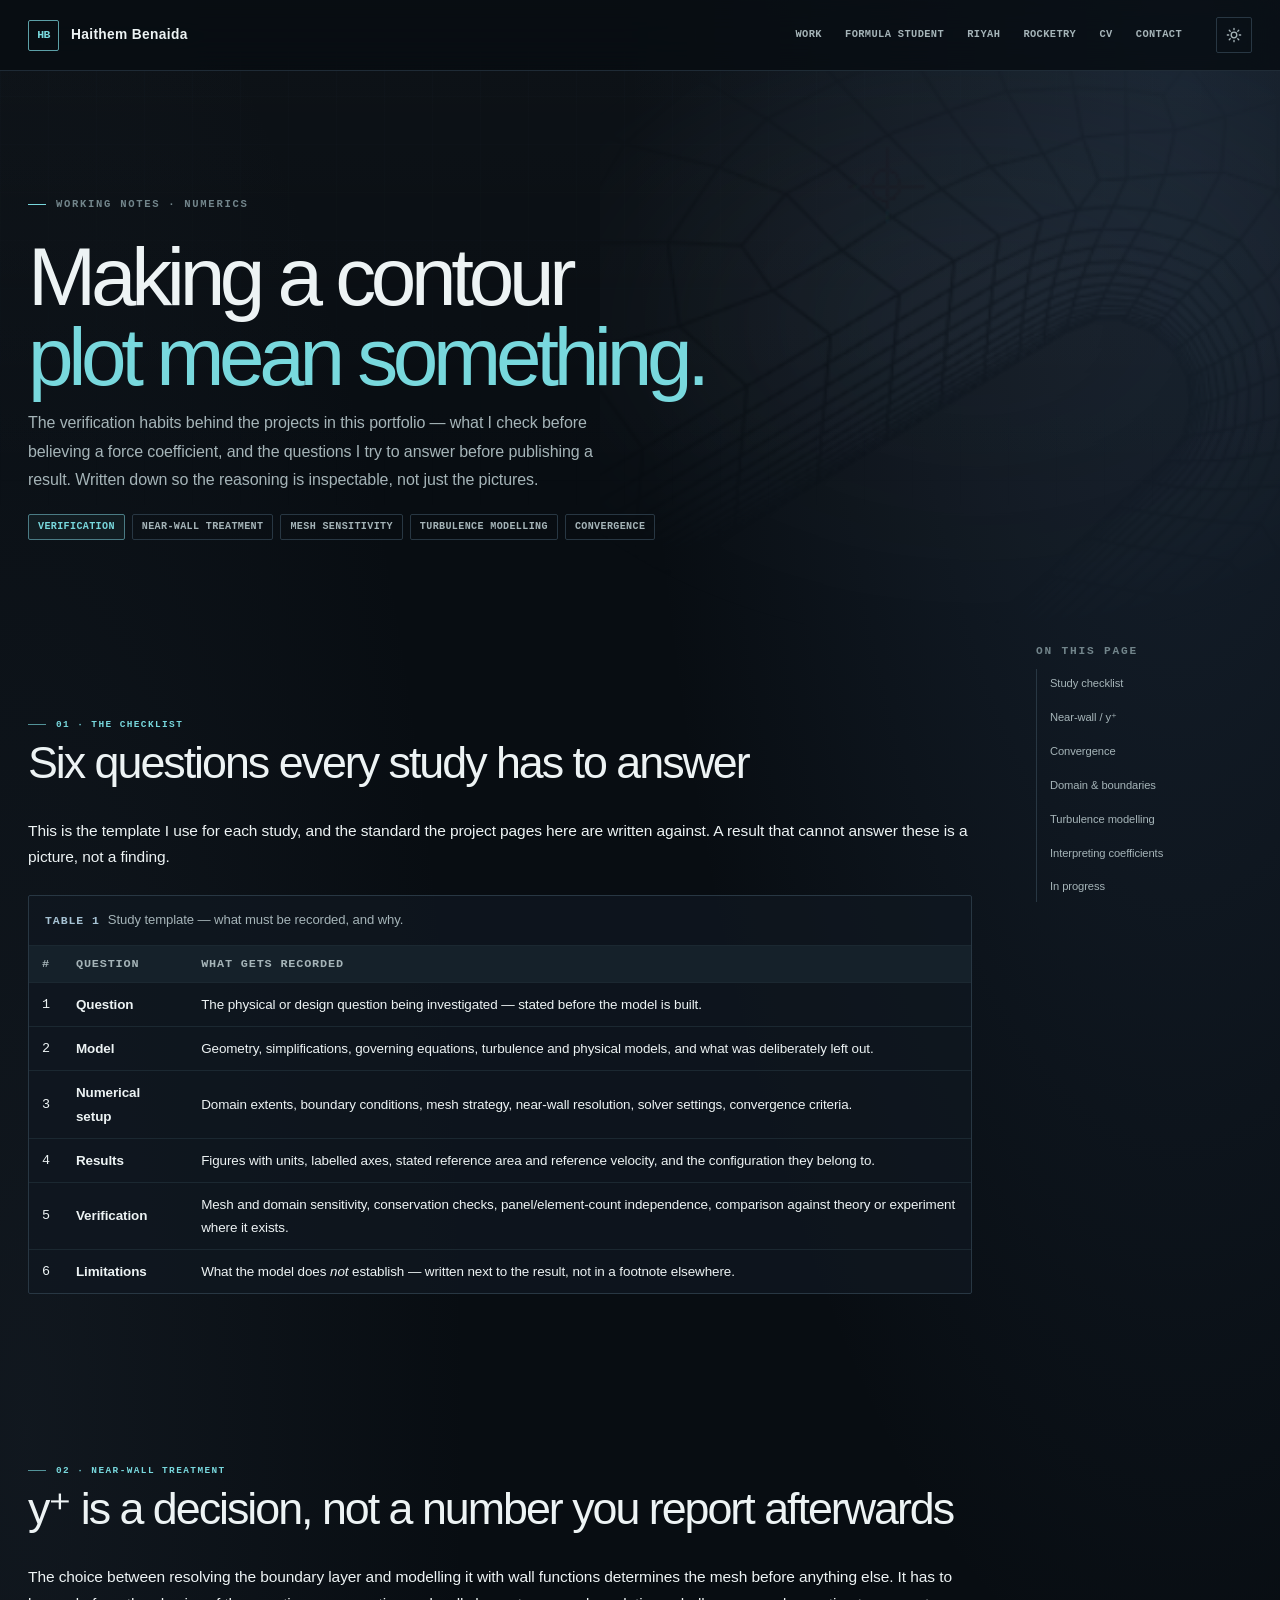
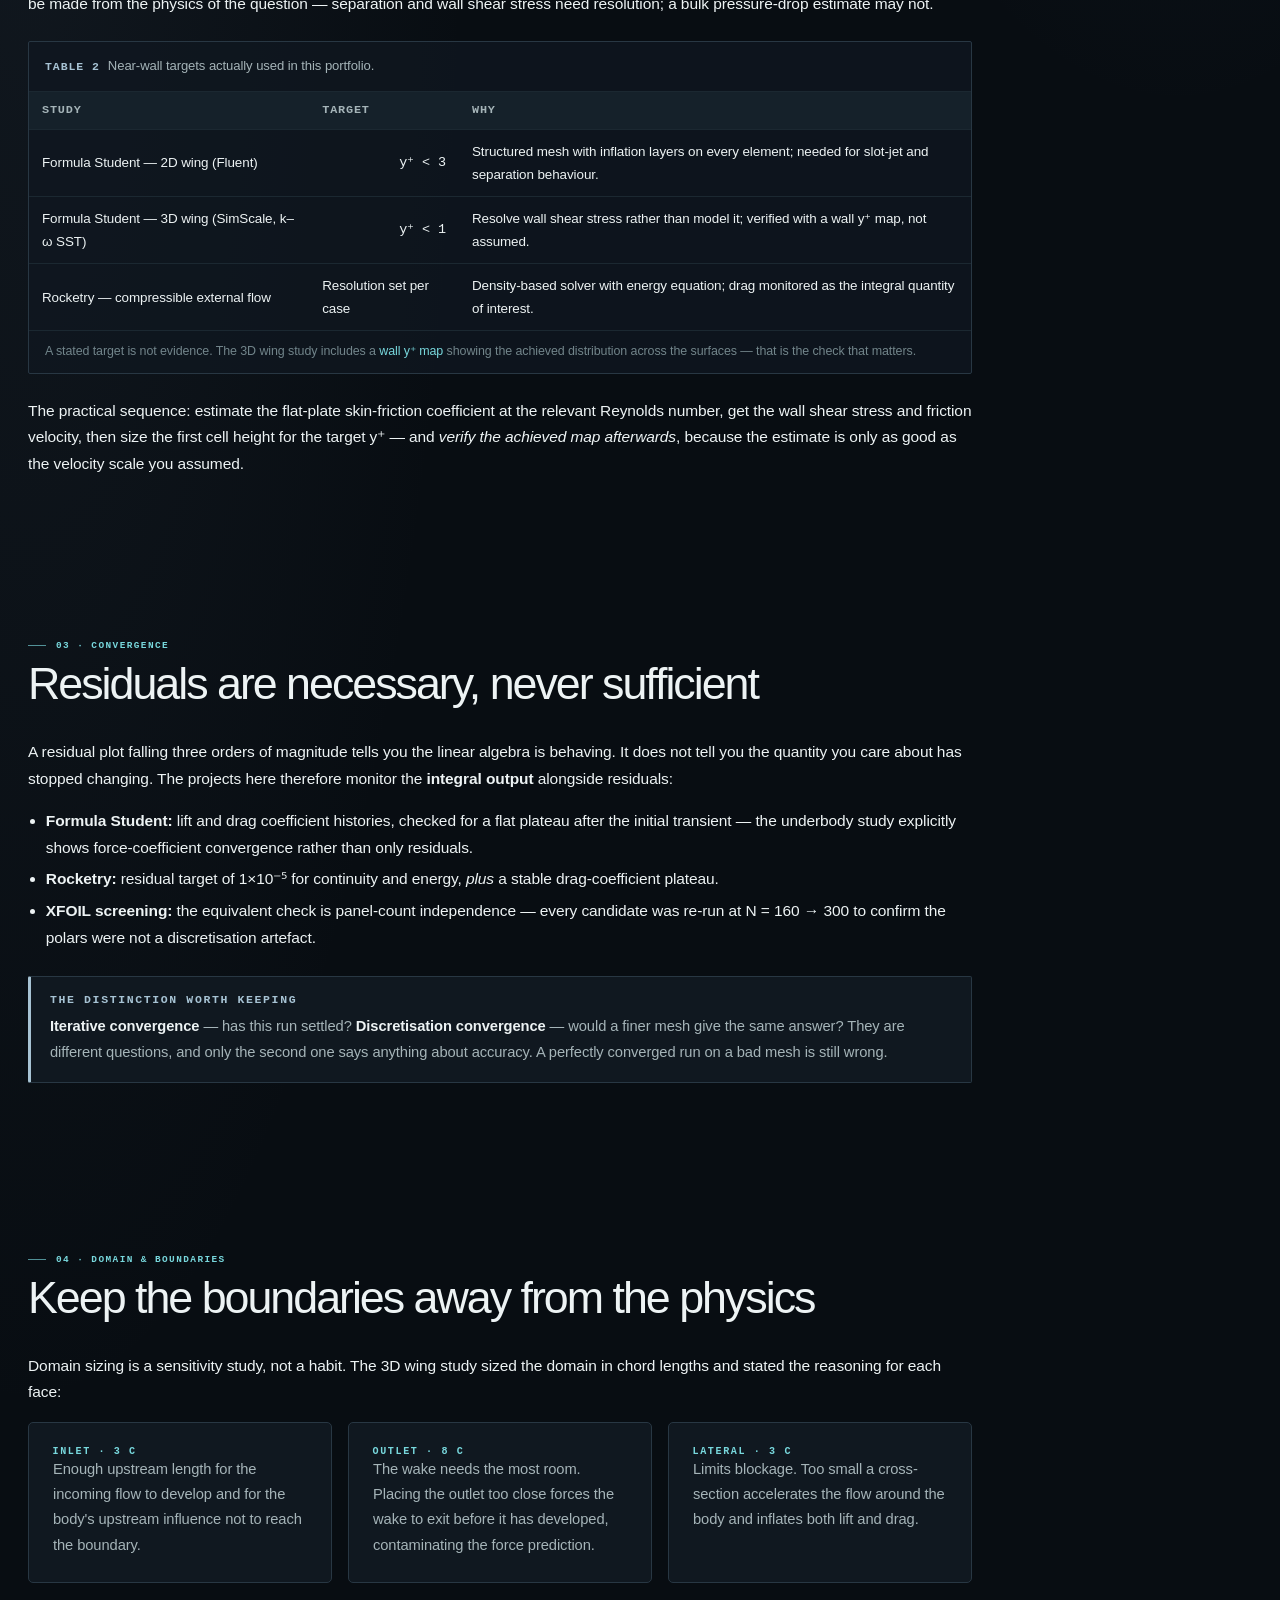
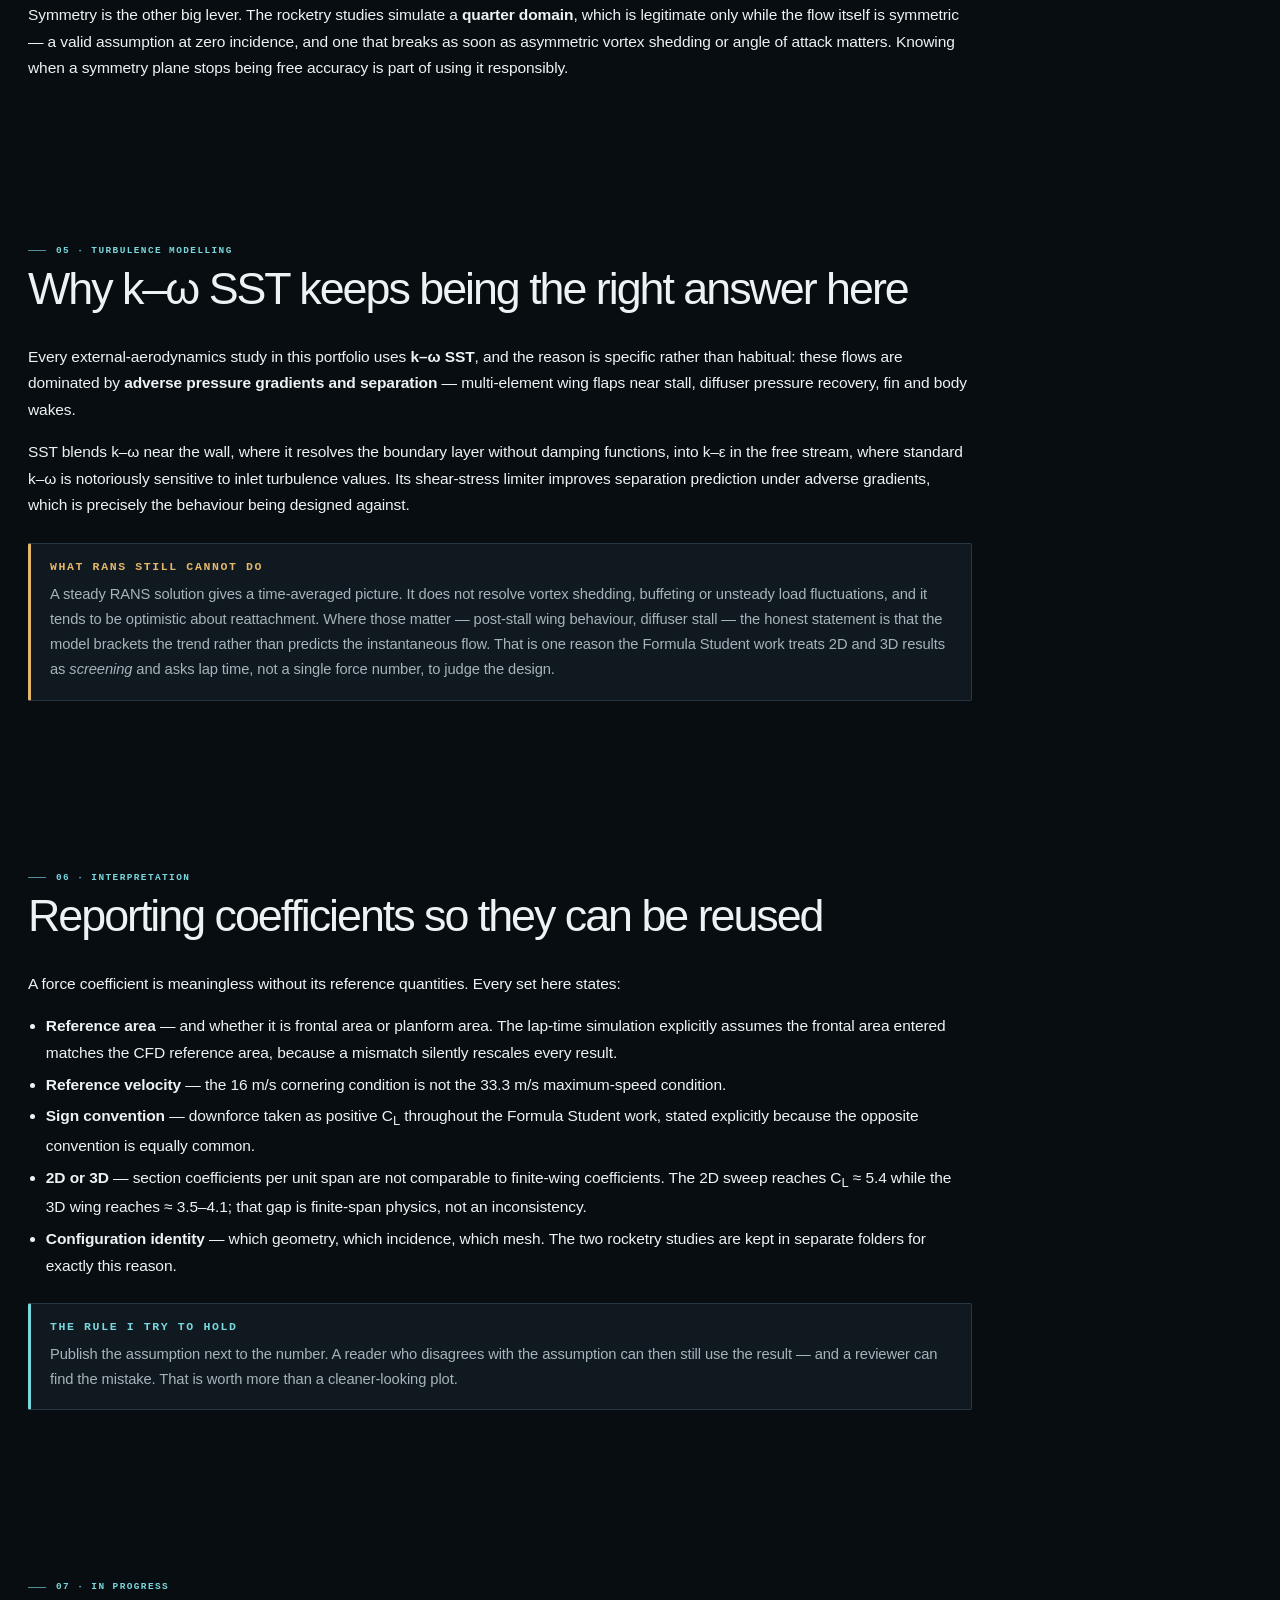
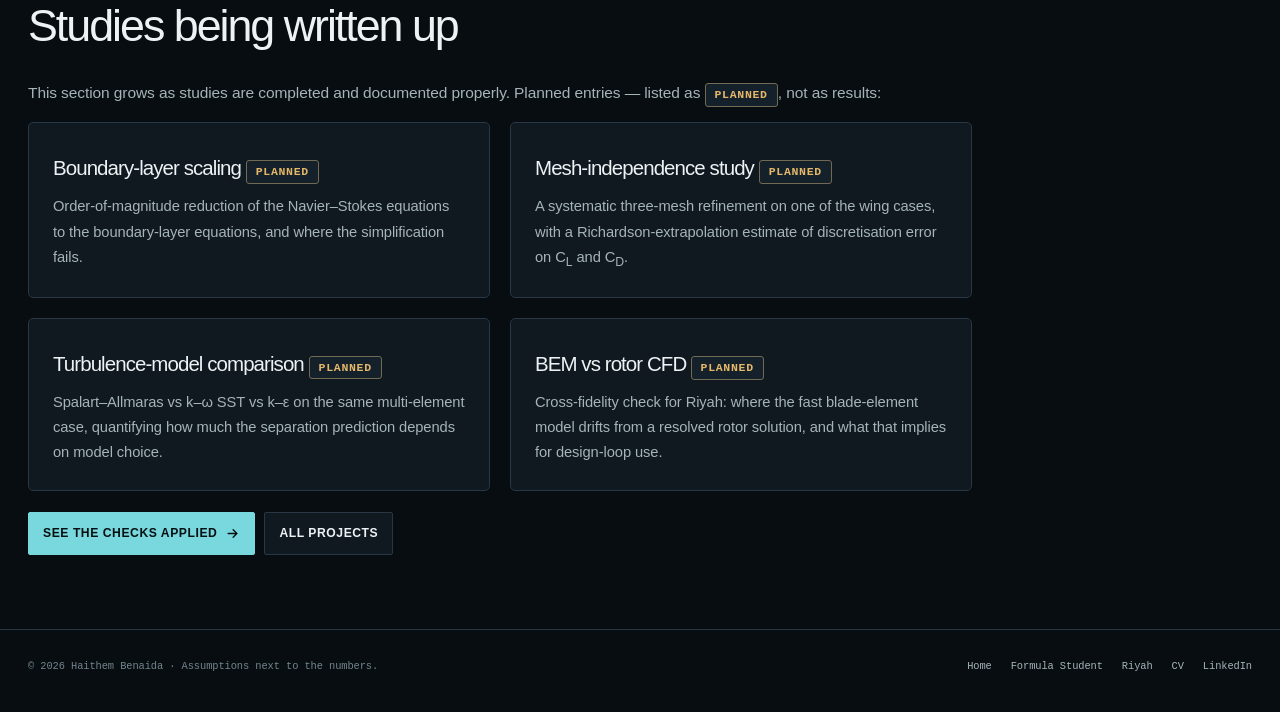
<file: projects/cfd-notes.html>
<!doctype html>
<html lang="en" data-theme="dark">
<head>
<meta charset="utf-8">
<meta name="viewport" content="width=device-width, initial-scale=1">
<title>CFD &amp; Fluid-Mechanics Notes — Haithem Benaida</title>
<meta name="description" content="Working notes on CFD verification: near-wall treatment and y+ targets, mesh and domain sensitivity, turbulence-model choice, convergence criteria, and how force coefficients should be interpreted.">
<link rel="stylesheet" href="../assets/css/site.css">
<link rel="stylesheet" href="../assets/css/atmosphere.css">
<link rel="icon" href="data:image/svg+xml,<svg xmlns='http://www.w3.org/2000/svg' viewBox='0 0 32 32'><rect width='32' height='32' rx='8' fill='%232459c4'/><text x='16' y='22' font-family='monospace' font-size='16' font-weight='bold' text-anchor='middle' fill='%23ffffff'>HB</text></svg>">
</head>
<body class="cfd-page">
<a class="skip" href="#main">Skip to content</a>

<nav class="nav">
  <div class="wrap nav-in">
    <a class="brand" href="../index.html"><span class="brand-mark">HB</span> Haithem Benaida</a>
    <div class="nav-links" id="navLinks">
      <a href="../index.html#work">Work</a>
      <a href="formula-student.html">Formula Student</a>
      <a href="riyah.html">Riyah</a>
      <a href="rocketry.html">Rocketry</a>
      <a href="../cv.html">CV</a>
      <a href="../index.html#contact">Contact</a>
    </div>
    <button class="icon-btn nav-toggle" id="navToggle" aria-label="Toggle navigation" aria-expanded="false">
      <svg viewBox="0 0 24 24" fill="none" stroke="currentColor" stroke-width="2" stroke-linecap="round"><path d="M3 6h18M3 12h18M3 18h18"/></svg>
    </button>
    <button class="icon-btn" id="themeBtn" aria-label="Switch theme"></button>
  </div>
</nav>

<header class="hero">
  <div class="wrap">
    <div class="eyebrow">Working notes · Numerics</div>
    <h1 style="max-width:22ch">Making a contour<br><span class="grad">plot mean something.</span></h1>
    <p class="lede">
      The verification habits behind the projects in this portfolio — what I check before believing
      a force coefficient, and the questions I try to answer before publishing a result. Written
      down so the reasoning is inspectable, not just the pictures.
    </p>
    <div class="chips">
      <span class="chip chip-accent">Verification</span>
      <span class="chip">Near-wall treatment</span>
      <span class="chip">Mesh sensitivity</span>
      <span class="chip">Turbulence modelling</span>
      <span class="chip">Convergence</span>
    </div>
  </div>
</header>

<main id="main" class="wrap">
  <div class="report">
    <div class="report-main">

      <section id="checklist">
        <div class="eyebrow">01 · The checklist</div>
        <h2 style="margin-top:.55rem">Six questions every study has to answer</h2>
        <p>
          This is the template I use for each study, and the standard the project pages here are
          written against. A result that cannot answer these is a picture, not a finding.
        </p>
        <div class="table-wrap">
          <table>
            <caption><span class="fig-num">Table 1</span>Study template — what must be recorded, and why.</caption>
            <thead><tr><th>#</th><th>Question</th><th>What gets recorded</th></tr></thead>
            <tbody>
              <tr><td class="num">1</td><td><strong>Question</strong></td><td>The physical or design question being investigated — stated before the model is built.</td></tr>
              <tr><td class="num">2</td><td><strong>Model</strong></td><td>Geometry, simplifications, governing equations, turbulence and physical models, and what was deliberately left out.</td></tr>
              <tr><td class="num">3</td><td><strong>Numerical setup</strong></td><td>Domain extents, boundary conditions, mesh strategy, near-wall resolution, solver settings, convergence criteria.</td></tr>
              <tr><td class="num">4</td><td><strong>Results</strong></td><td>Figures with units, labelled axes, stated reference area and reference velocity, and the configuration they belong to.</td></tr>
              <tr><td class="num">5</td><td><strong>Verification</strong></td><td>Mesh and domain sensitivity, conservation checks, panel/element-count independence, comparison against theory or experiment where it exists.</td></tr>
              <tr><td class="num">6</td><td><strong>Limitations</strong></td><td>What the model does <em>not</em> establish — written next to the result, not in a footnote elsewhere.</td></tr>
            </tbody>
          </table>
        </div>
      </section>

      <section id="nearwall">
        <div class="eyebrow">02 · Near-wall treatment</div>
        <h2 style="margin-top:.55rem">y⁺ is a decision, not a number you report afterwards</h2>
        <p>
          The choice between resolving the boundary layer and modelling it with wall functions
          determines the mesh before anything else. It has to be made from the physics of the
          question — separation and wall shear stress need resolution; a bulk pressure-drop estimate
          may not.
        </p>
        <div class="table-wrap">
          <table>
            <caption><span class="fig-num">Table 2</span>Near-wall targets actually used in this portfolio.</caption>
            <thead><tr><th>Study</th><th>Target</th><th>Why</th></tr></thead>
            <tbody>
              <tr><td>Formula Student — 2D wing (Fluent)</td><td class="num">y⁺ &lt; 3</td><td>Structured mesh with inflation layers on every element; needed for slot-jet and separation behaviour.</td></tr>
              <tr><td>Formula Student — 3D wing (SimScale, k–ω SST)</td><td class="num">y⁺ &lt; 1</td><td>Resolve wall shear stress rather than model it; verified with a wall y⁺ map, not assumed.</td></tr>
              <tr><td>Rocketry — compressible external flow</td><td>Resolution set per case</td><td>Density-based solver with energy equation; drag monitored as the integral quantity of interest.</td></tr>
            </tbody>
          </table>
          <div class="table-note">
            A stated target is not evidence. The 3D wing study includes a
            <a href="formula-student.html#wing3d">wall y⁺ map</a> showing the achieved distribution
            across the surfaces — that is the check that matters.
          </div>
        </div>
        <p>
          The practical sequence: estimate the flat-plate skin-friction coefficient at the relevant
          Reynolds number, get the wall shear stress and friction velocity, then size the first cell
          height for the target y⁺ — and <em>verify the achieved map afterwards</em>, because the
          estimate is only as good as the velocity scale you assumed.
        </p>
      </section>

      <section id="convergence">
        <div class="eyebrow">03 · Convergence</div>
        <h2 style="margin-top:.55rem">Residuals are necessary, never sufficient</h2>
        <p>
          A residual plot falling three orders of magnitude tells you the linear algebra is
          behaving. It does not tell you the quantity you care about has stopped changing. The
          projects here therefore monitor the <strong>integral output</strong> alongside residuals:
        </p>
        <ul>
          <li><strong>Formula Student:</strong> lift and drag coefficient histories, checked for a flat plateau after the initial transient — the underbody study explicitly shows force-coefficient convergence rather than only residuals.</li>
          <li><strong>Rocketry:</strong> residual target of 1×10⁻⁵ for continuity and energy, <em>plus</em> a stable drag-coefficient plateau.</li>
          <li><strong>XFOIL screening:</strong> the equivalent check is panel-count independence — every candidate was re-run at N = 160 → 300 to confirm the polars were not a discretisation artefact.</li>
        </ul>
        <div class="callout">
          <span class="callout-title">The distinction worth keeping</span>
          <p class="mb-0">
            <strong>Iterative convergence</strong> — has this run settled?
            <strong>Discretisation convergence</strong> — would a finer mesh give the same answer?
            They are different questions, and only the second one says anything about accuracy.
            A perfectly converged run on a bad mesh is still wrong.
          </p>
        </div>
      </section>

      <section id="domain">
        <div class="eyebrow">04 · Domain &amp; boundaries</div>
        <h2 style="margin-top:.55rem">Keep the boundaries away from the physics</h2>
        <p>
          Domain sizing is a sensitivity study, not a habit. The 3D wing study sized the domain in
          chord lengths and stated the reasoning for each face:
        </p>
        <div class="grid-3">
          <div class="card">
            <div class="eyebrow no-rule">Inlet · 3 c</div>
            <p class="mb-0" style="font-size:.92rem">Enough upstream length for the incoming flow to develop and for the body's upstream influence not to reach the boundary.</p>
          </div>
          <div class="card">
            <div class="eyebrow no-rule">Outlet · 8 c</div>
            <p class="mb-0" style="font-size:.92rem">The wake needs the most room. Placing the outlet too close forces the wake to exit before it has developed, contaminating the force prediction.</p>
          </div>
          <div class="card">
            <div class="eyebrow no-rule">Lateral · 3 c</div>
            <p class="mb-0" style="font-size:.92rem">Limits blockage. Too small a cross-section accelerates the flow around the body and inflates both lift and drag.</p>
          </div>
        </div>
        <p style="margin-top:1.2rem">
          Symmetry is the other big lever. The rocketry studies simulate a
          <strong>quarter domain</strong>, which is legitimate only while the flow itself is
          symmetric — a valid assumption at zero incidence, and one that breaks as soon as asymmetric
          vortex shedding or angle of attack matters. Knowing when a symmetry plane stops being free
          accuracy is part of using it responsibly.
        </p>
      </section>

      <section id="turbulence">
        <div class="eyebrow">05 · Turbulence modelling</div>
        <h2 style="margin-top:.55rem">Why k–ω SST keeps being the right answer here</h2>
        <p>
          Every external-aerodynamics study in this portfolio uses <strong>k–ω SST</strong>, and the
          reason is specific rather than habitual: these flows are dominated by
          <strong>adverse pressure gradients and separation</strong> — multi-element wing flaps near
          stall, diffuser pressure recovery, fin and body wakes.
        </p>
        <p>
          SST blends k–ω near the wall, where it resolves the boundary layer without damping
          functions, into k–ε in the free stream, where standard k–ω is notoriously sensitive to
          inlet turbulence values. Its shear-stress limiter improves separation prediction under
          adverse gradients, which is precisely the behaviour being designed against.
        </p>
        <div class="callout warn">
          <span class="callout-title">What RANS still cannot do</span>
          <p class="mb-0">
            A steady RANS solution gives a time-averaged picture. It does not resolve vortex
            shedding, buffeting or unsteady load fluctuations, and it tends to be optimistic about
            reattachment. Where those matter — post-stall wing behaviour, diffuser stall — the honest
            statement is that the model brackets the trend rather than predicts the instantaneous
            flow. That is one reason the Formula Student work treats 2D and 3D results as
            <em>screening</em> and asks lap time, not a single force number, to judge the design.
          </p>
        </div>
      </section>

      <section id="interpretation">
        <div class="eyebrow">06 · Interpretation</div>
        <h2 style="margin-top:.55rem">Reporting coefficients so they can be reused</h2>
        <p>A force coefficient is meaningless without its reference quantities. Every set here states:</p>
        <ul>
          <li><strong>Reference area</strong> — and whether it is frontal area or planform area. The lap-time simulation explicitly assumes the frontal area entered matches the CFD reference area, because a mismatch silently rescales every result.</li>
          <li><strong>Reference velocity</strong> — the 16 m/s cornering condition is not the 33.3 m/s maximum-speed condition.</li>
          <li><strong>Sign convention</strong> — downforce taken as positive C<sub>L</sub> throughout the Formula Student work, stated explicitly because the opposite convention is equally common.</li>
          <li><strong>2D or 3D</strong> — section coefficients per unit span are not comparable to finite-wing coefficients. The 2D sweep reaches C<sub>L</sub> ≈ 5.4 while the 3D wing reaches ≈ 3.5–4.1; that gap is finite-span physics, not an inconsistency.</li>
          <li><strong>Configuration identity</strong> — which geometry, which incidence, which mesh. The two rocketry studies are kept in separate folders for exactly this reason.</li>
        </ul>
        <div class="callout result">
          <span class="callout-title">The rule I try to hold</span>
          <p class="mb-0">
            Publish the assumption next to the number. A reader who disagrees with the assumption can
            then still use the result — and a reviewer can find the mistake. That is worth more than
            a cleaner-looking plot.
          </p>
        </div>
      </section>

      <section id="planned">
        <div class="eyebrow">07 · In progress</div>
        <h2 style="margin-top:.55rem">Studies being written up</h2>
        <p class="muted">
          This section grows as studies are completed and documented properly. Planned entries —
          listed as <span class="badge wip">planned</span>, not as results:
        </p>
        <div class="grid-2">
          <div class="card">
            <h3 class="mt-0">Boundary-layer scaling <span class="badge wip">planned</span></h3>
            <p class="mb-0" style="font-size:.92rem">Order-of-magnitude reduction of the Navier–Stokes equations to the boundary-layer equations, and where the simplification fails.</p>
          </div>
          <div class="card">
            <h3 class="mt-0">Mesh-independence study <span class="badge wip">planned</span></h3>
            <p class="mb-0" style="font-size:.92rem">A systematic three-mesh refinement on one of the wing cases, with a Richardson-extrapolation estimate of discretisation error on C<sub>L</sub> and C<sub>D</sub>.</p>
          </div>
          <div class="card">
            <h3 class="mt-0">Turbulence-model comparison <span class="badge wip">planned</span></h3>
            <p class="mb-0" style="font-size:.92rem">Spalart–Allmaras vs k–ω SST vs k–ε on the same multi-element case, quantifying how much the separation prediction depends on model choice.</p>
          </div>
          <div class="card">
            <h3 class="mt-0">BEM vs rotor CFD <span class="badge wip">planned</span></h3>
            <p class="mb-0" style="font-size:.92rem">Cross-fidelity check for Riyah: where the fast blade-element model drifts from a resolved rotor solution, and what that implies for design-loop use.</p>
          </div>
        </div>
        <div class="btn-row">
          <a class="btn btn-primary" href="formula-student.html">See the checks applied
            <svg viewBox="0 0 24 24" fill="none" stroke="currentColor" stroke-width="2.2" stroke-linecap="round"><path d="M5 12h14M13 6l6 6-6 6"/></svg>
          </a>
          <a class="btn" href="../index.html#work">All projects</a>
        </div>
      </section>

    </div>

    <aside class="toc" aria-label="On this page">
      <div class="toc-title">On this page</div>
      <ol>
        <li><a href="#checklist">Study checklist</a></li>
        <li><a href="#nearwall">Near-wall / y⁺</a></li>
        <li><a href="#convergence">Convergence</a></li>
        <li><a href="#domain">Domain &amp; boundaries</a></li>
        <li><a href="#turbulence">Turbulence modelling</a></li>
        <li><a href="#interpretation">Interpreting coefficients</a></li>
        <li><a href="#planned">In progress</a></li>
      </ol>
    </aside>
  </div>
</main>

<footer class="footer">
  <div class="wrap footer-in">
    <div>© <span id="year">2026</span> Haithem Benaida · Assumptions next to the numbers.</div>
    <div class="footer-links">
      <a href="../index.html">Home</a>
      <a href="formula-student.html">Formula Student</a>
      <a href="riyah.html">Riyah</a>
      <a href="../cv.html">CV</a>
      <a href="https://www.linkedin.com/in/haithembenaida" rel="noopener">LinkedIn</a>
    </div>
  </div>
</footer>

<script src="../assets/js/site.js"></script>
</body>
</html>
</file>
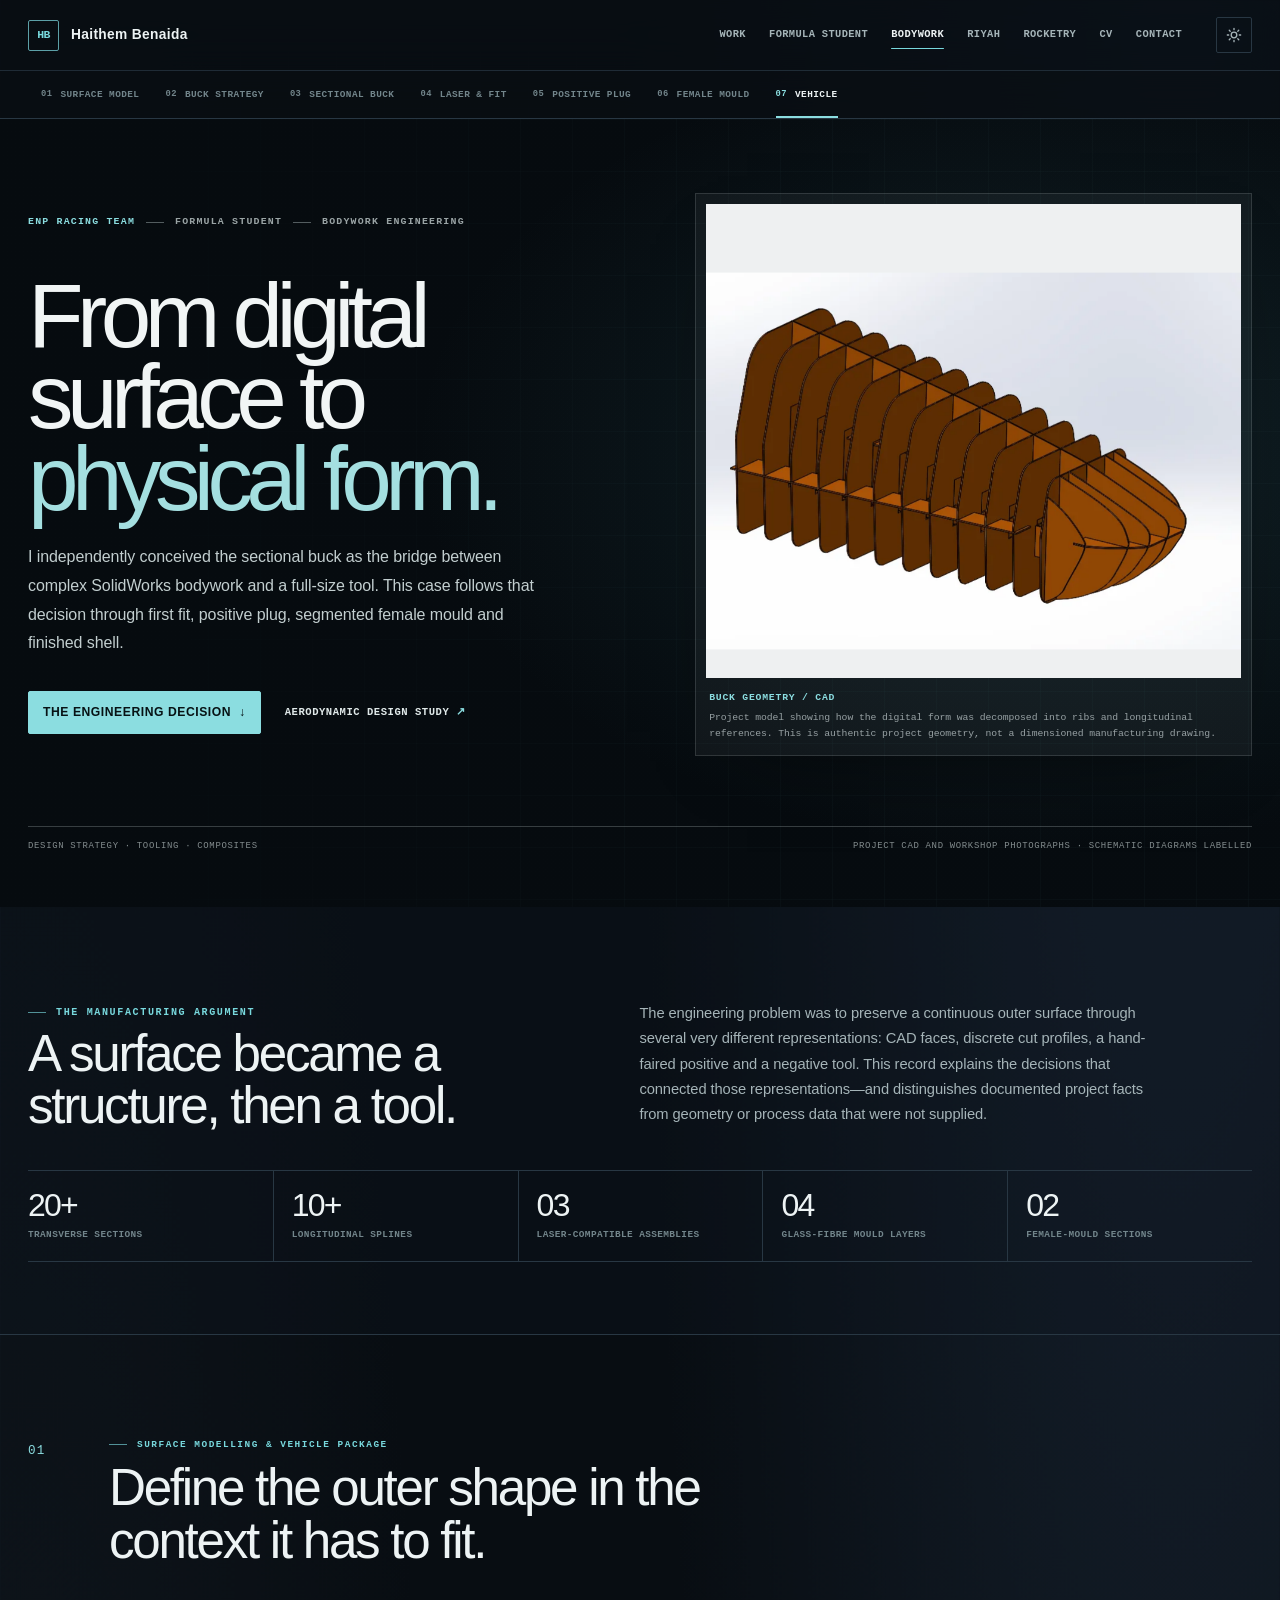
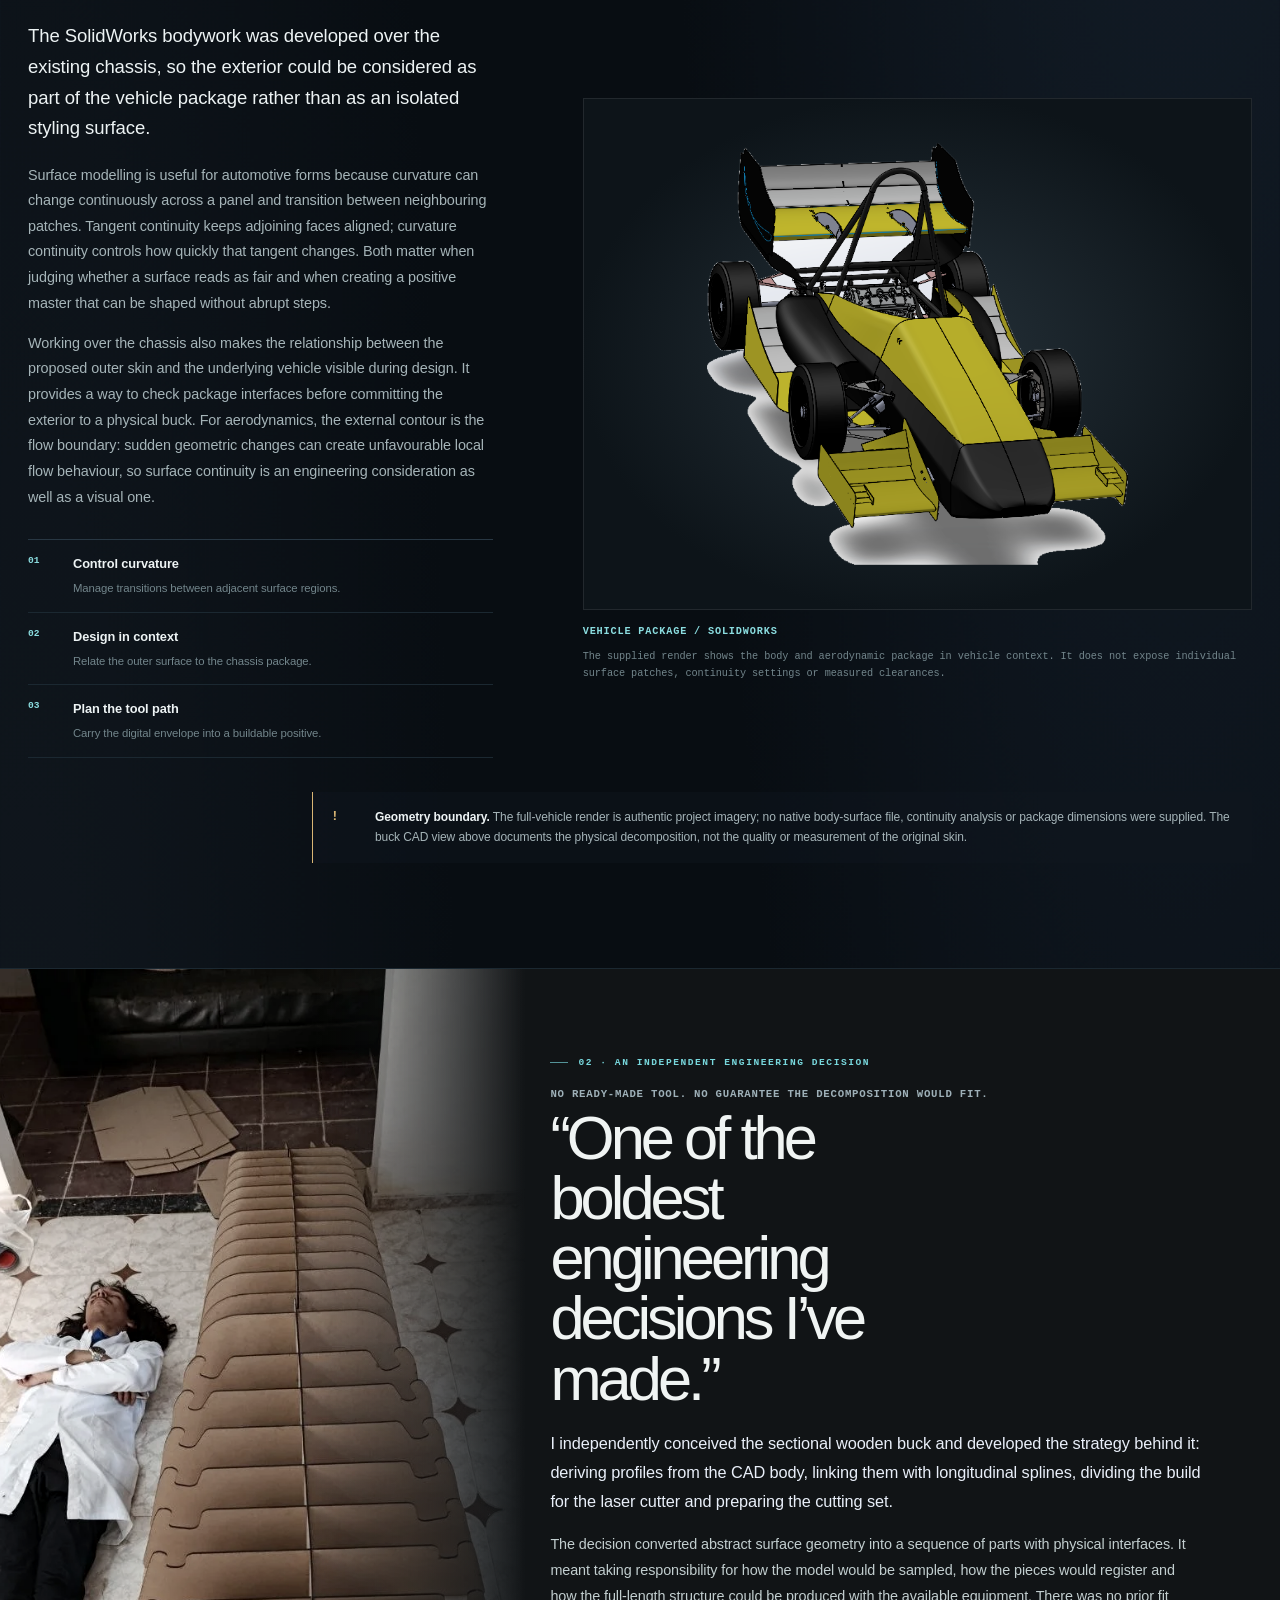
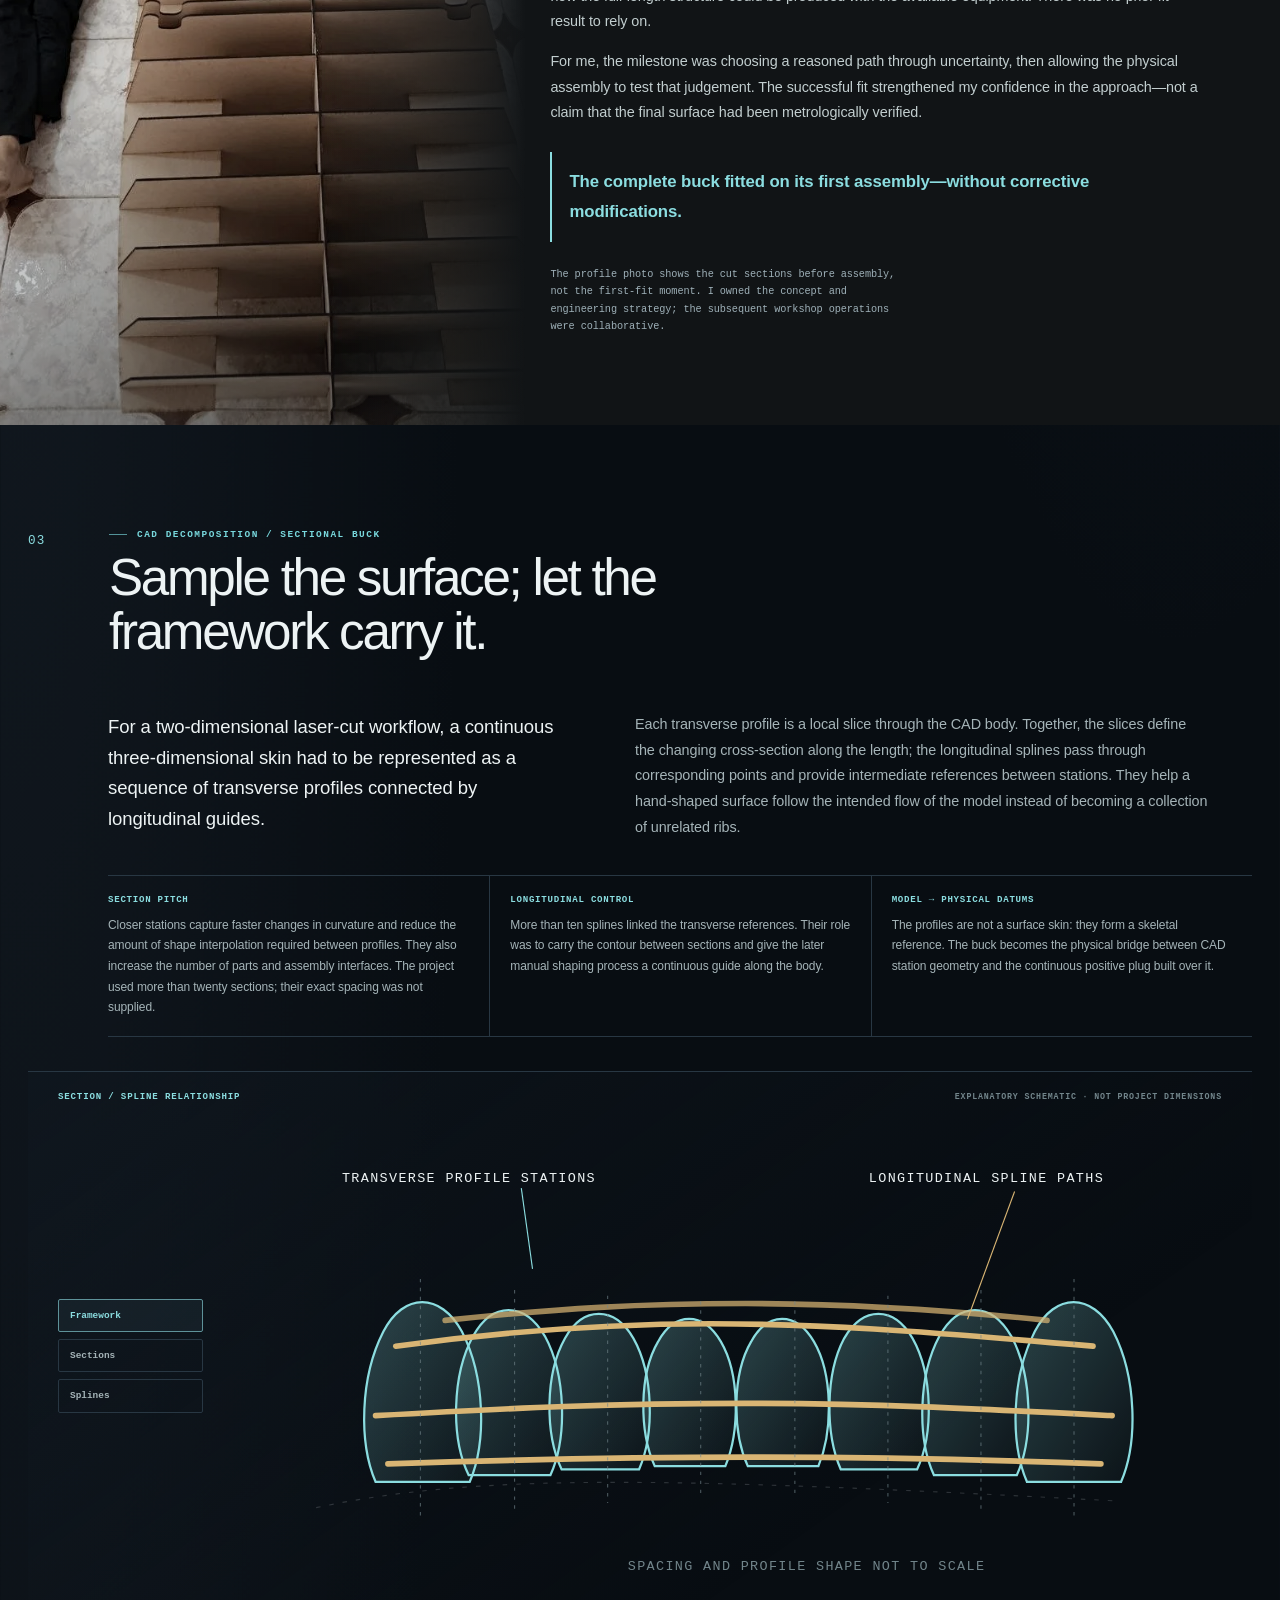
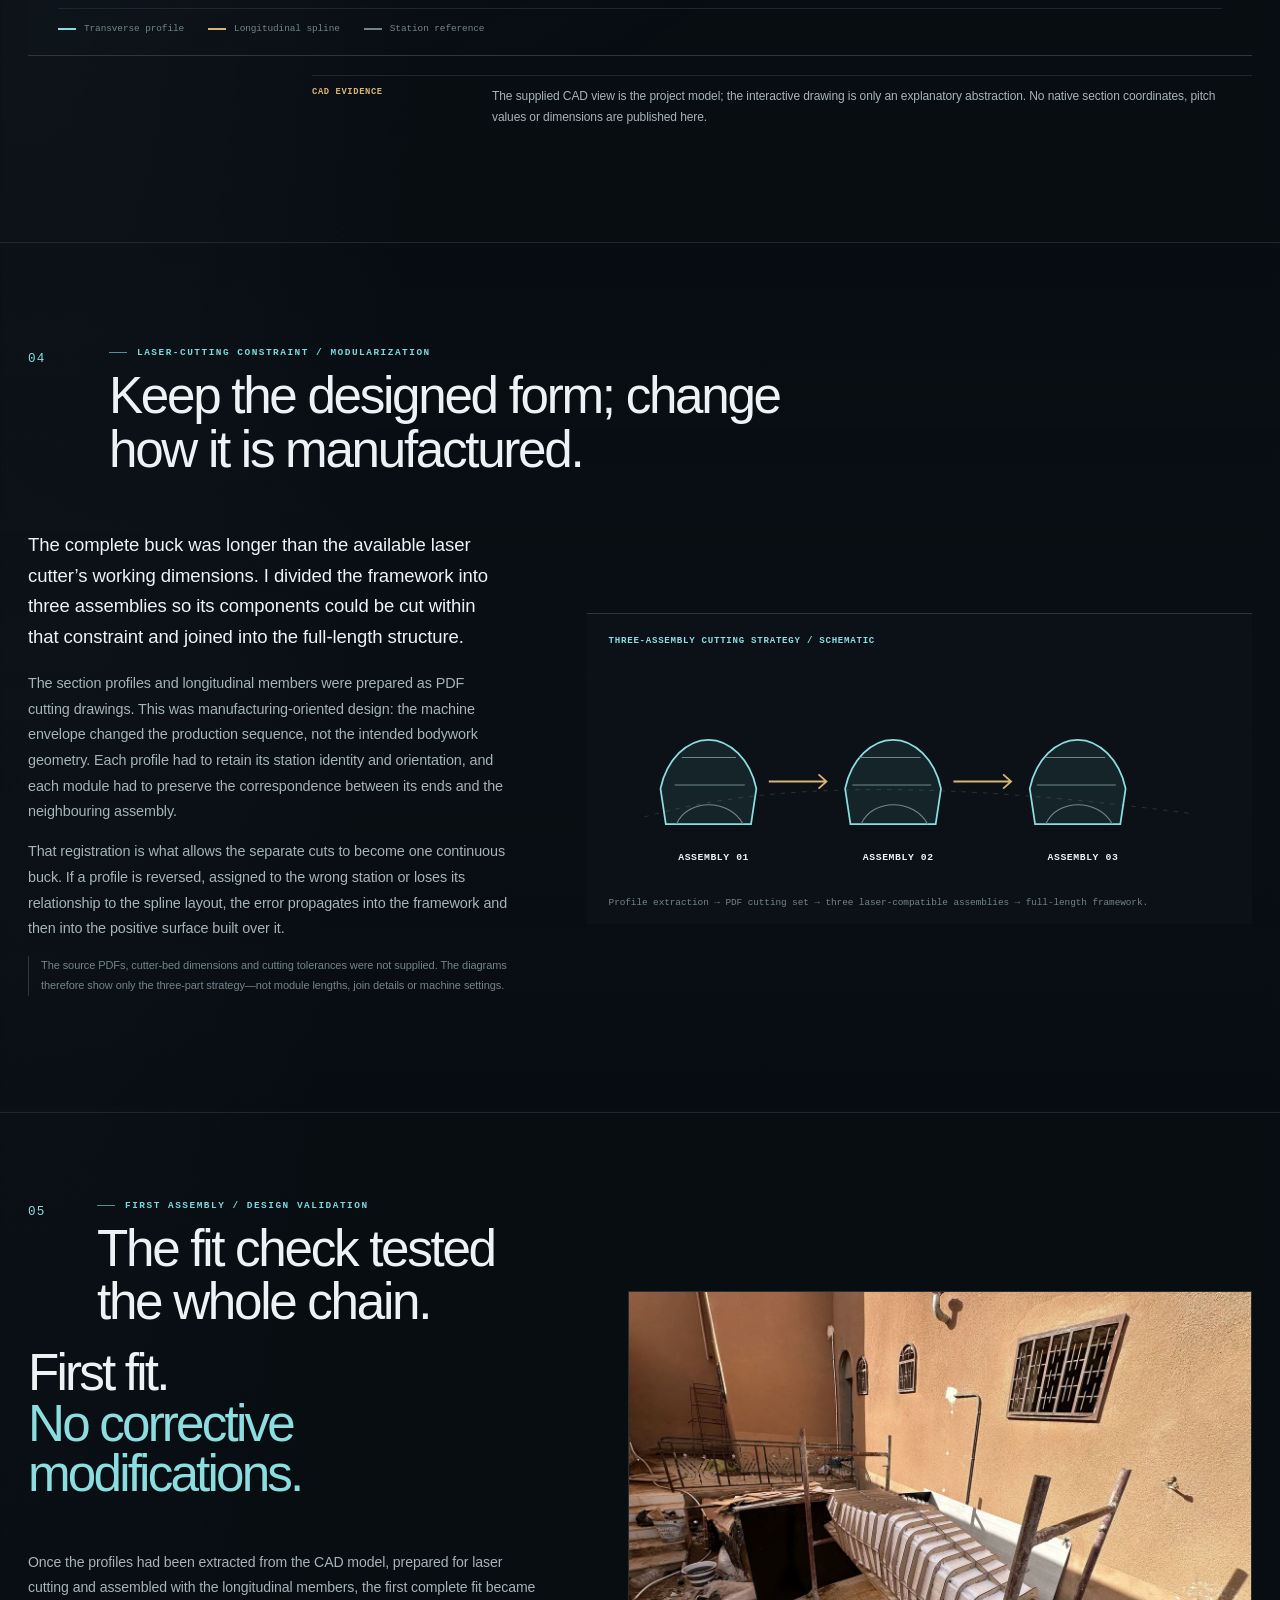
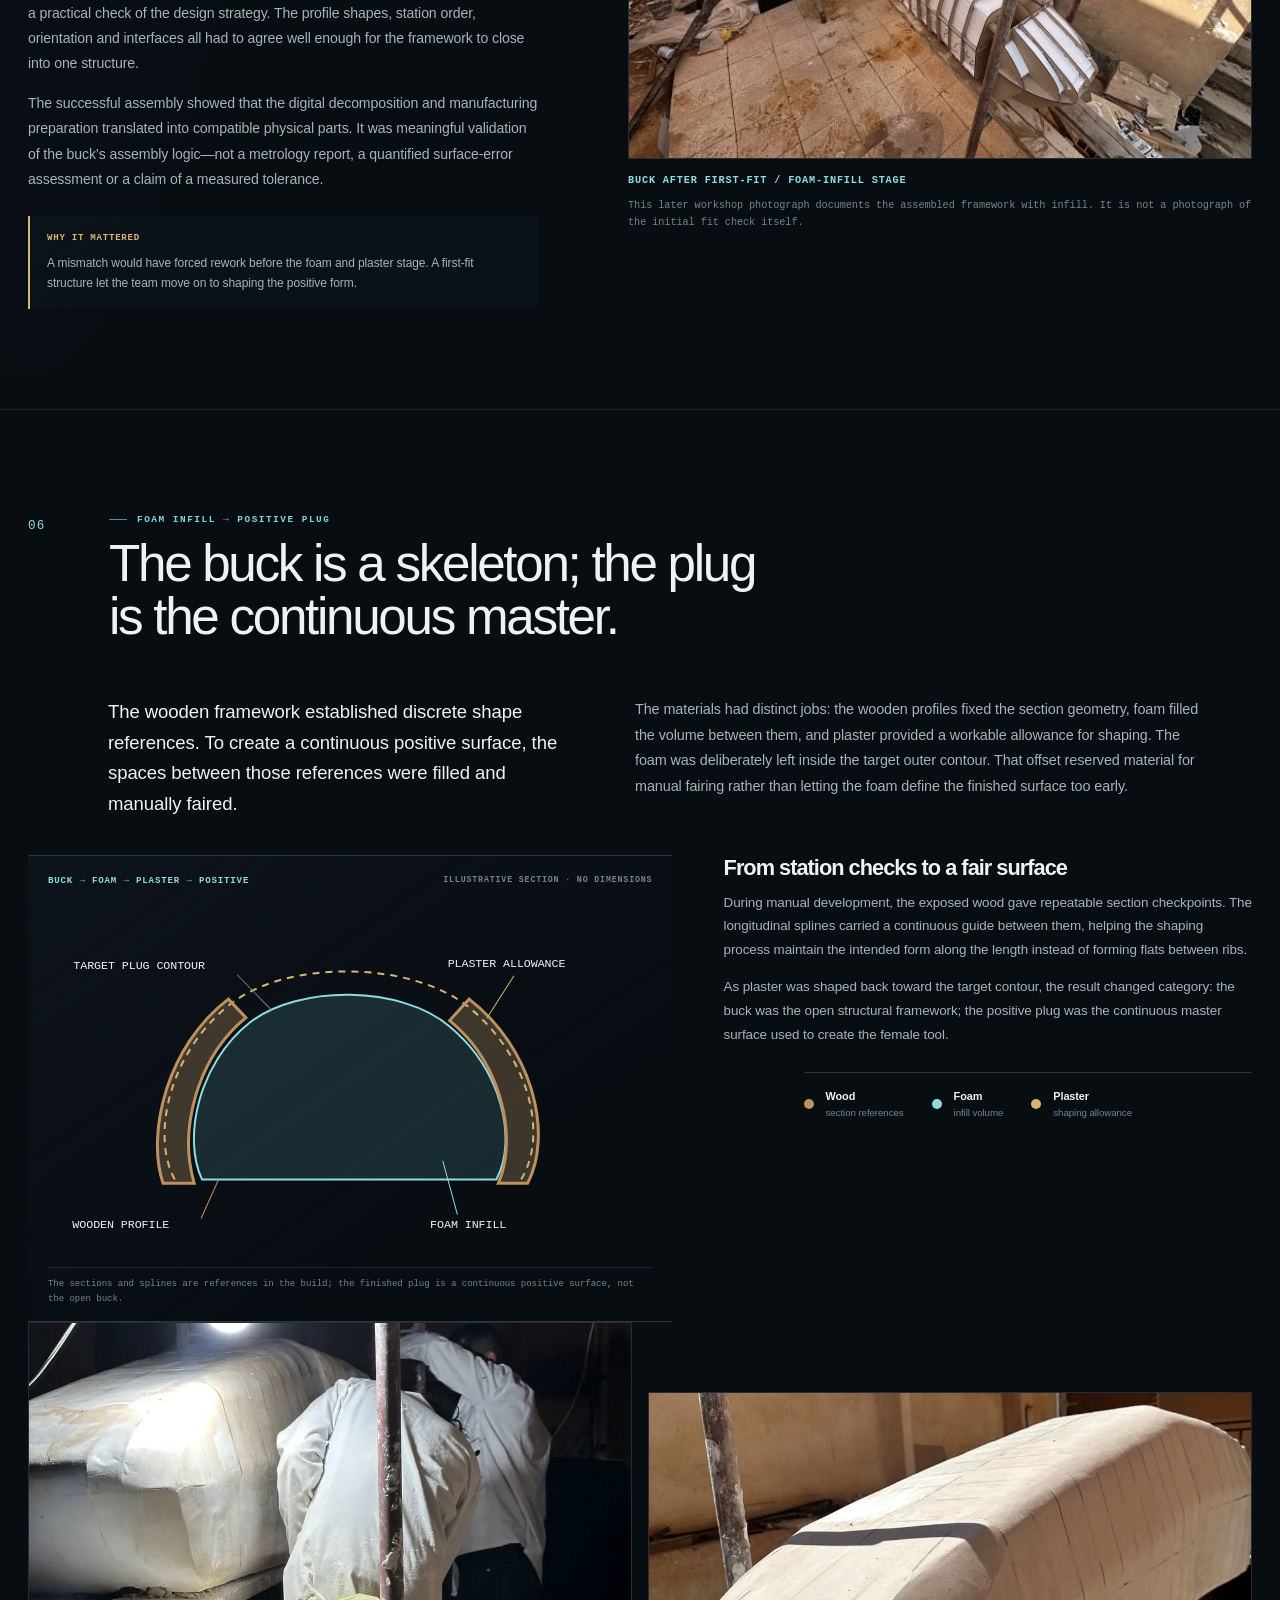
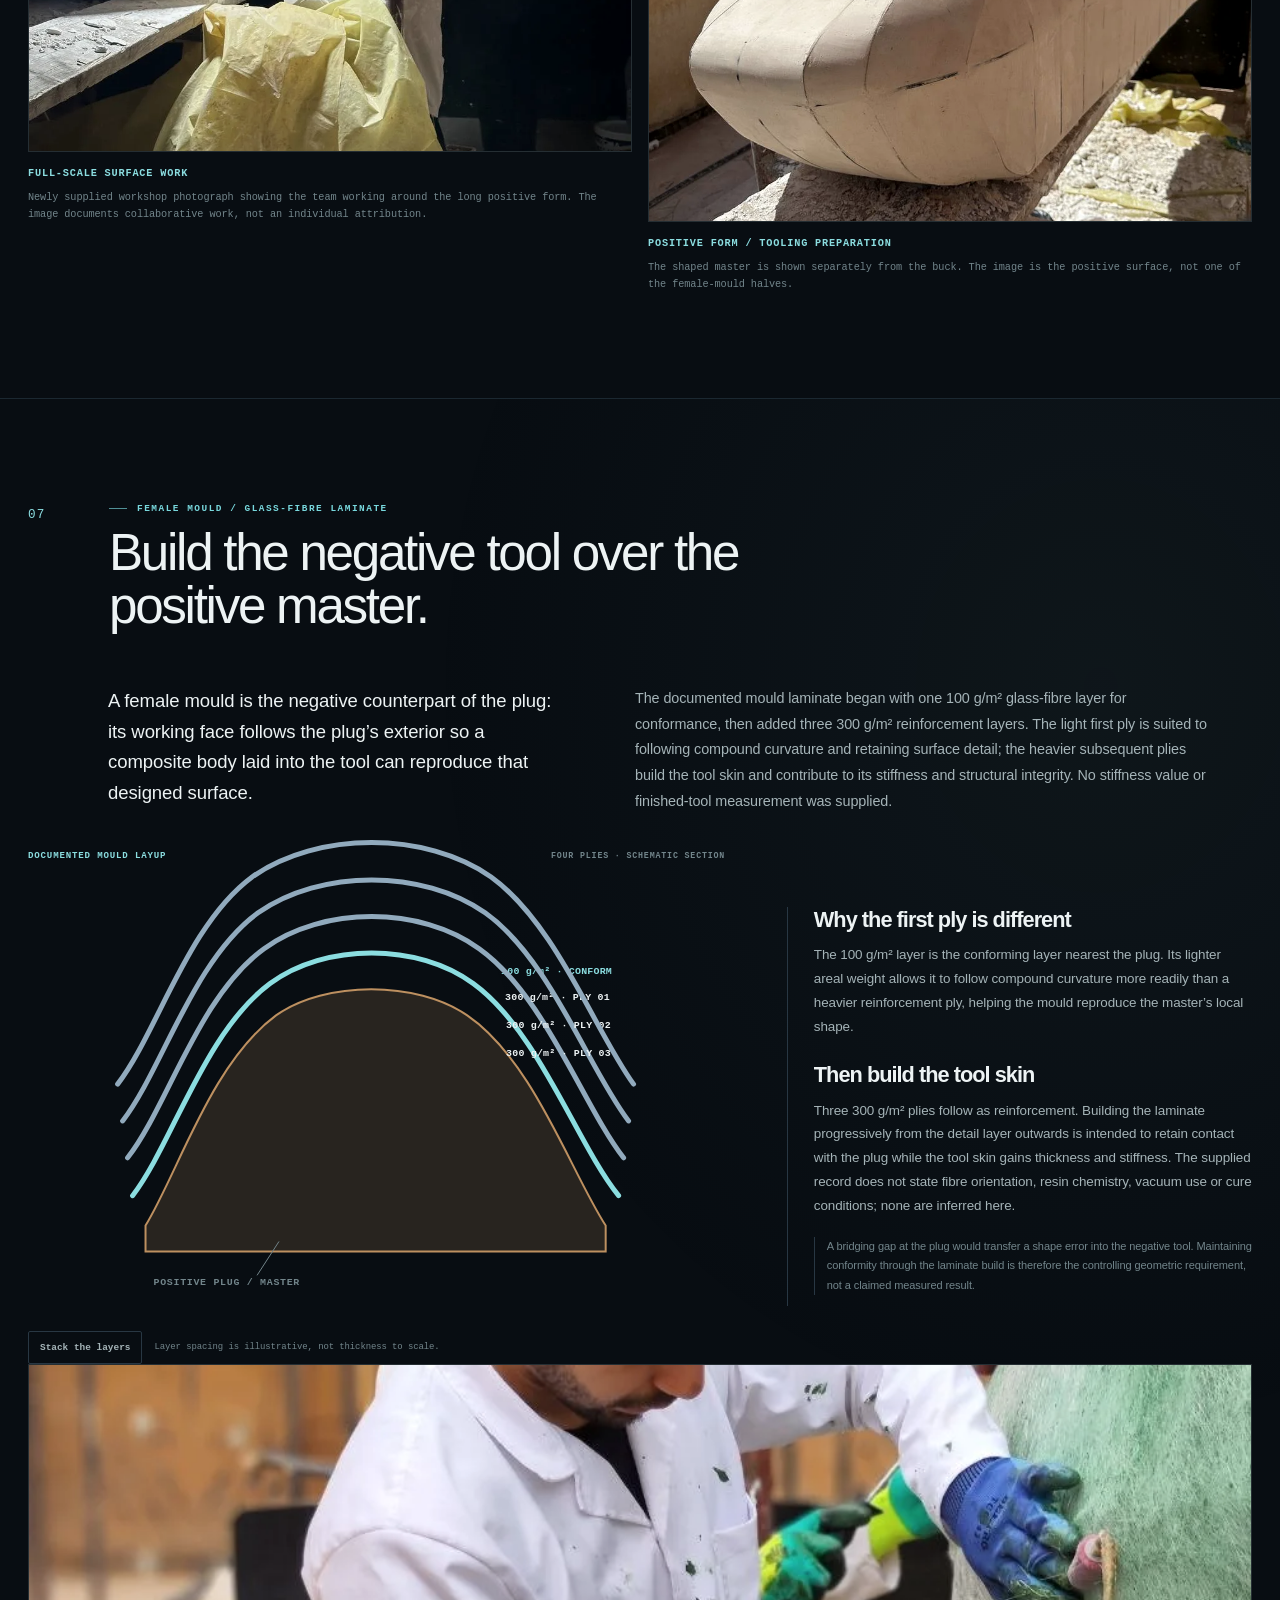
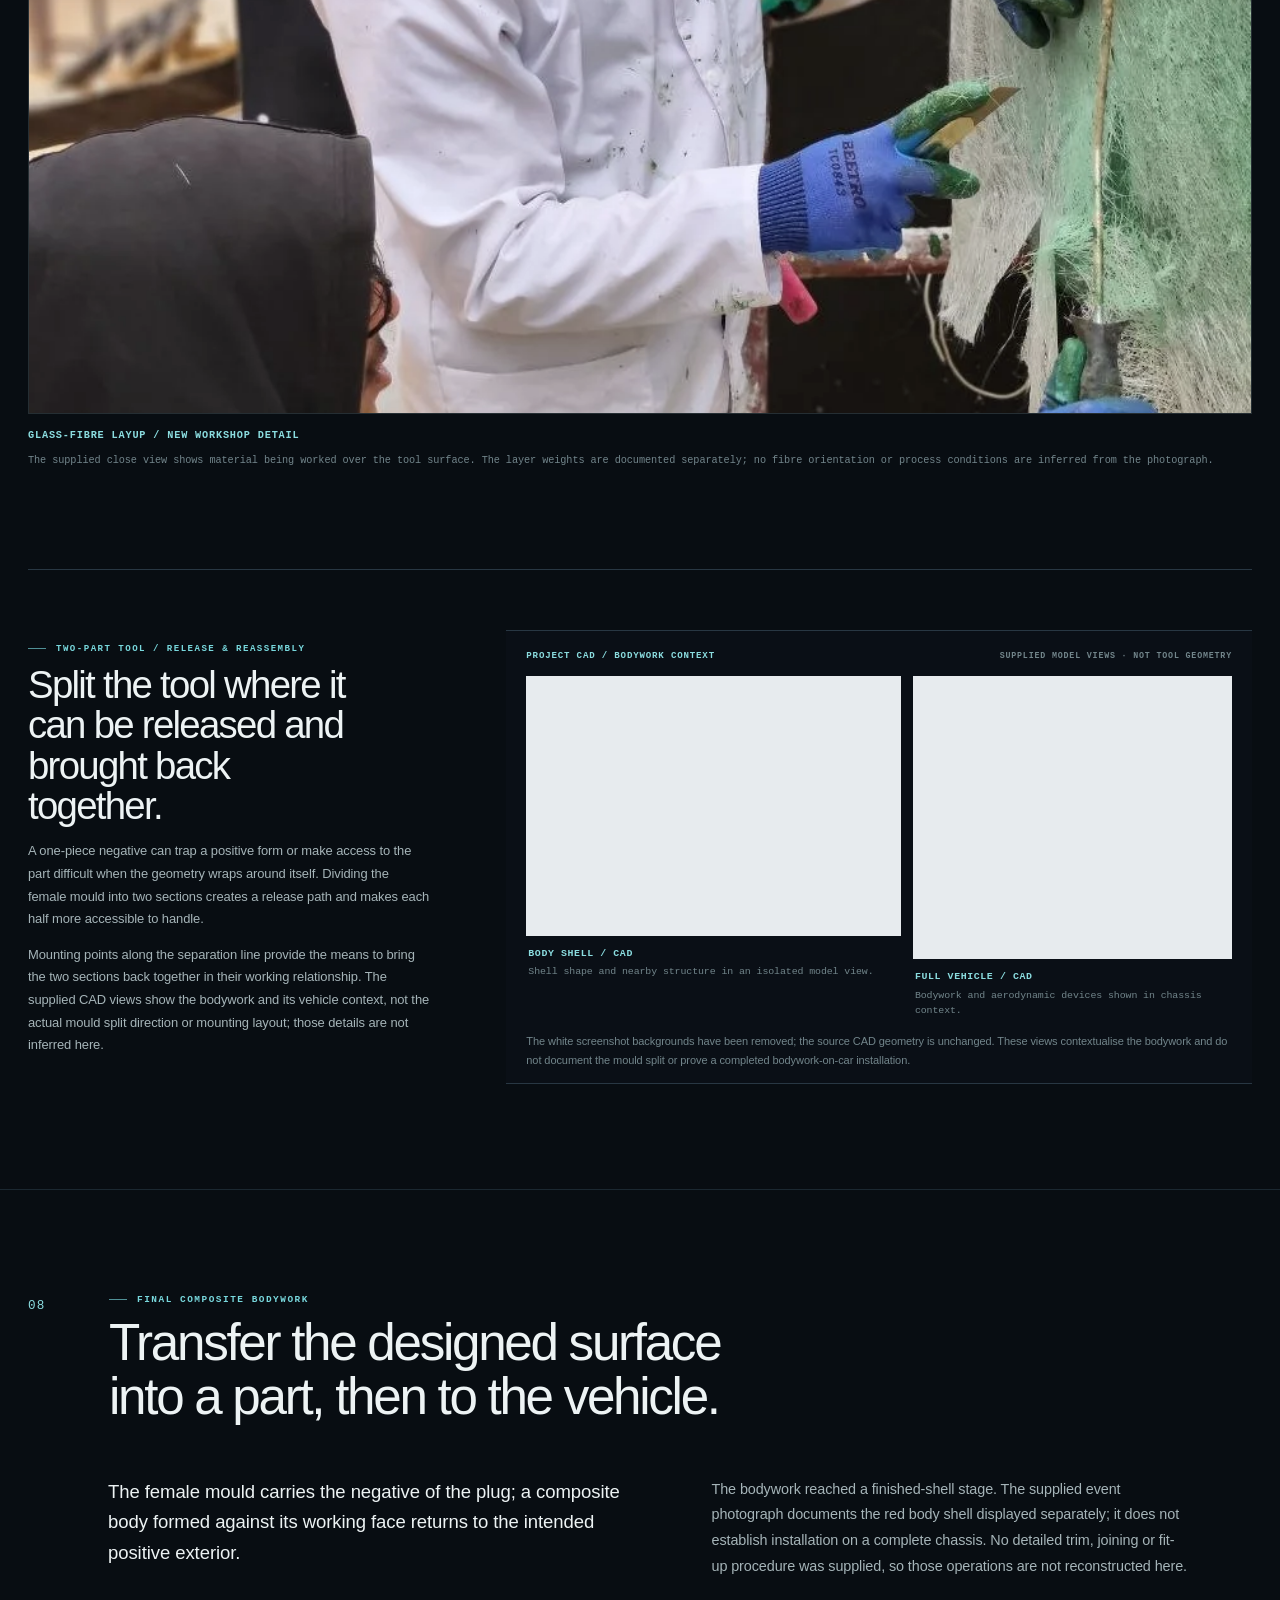
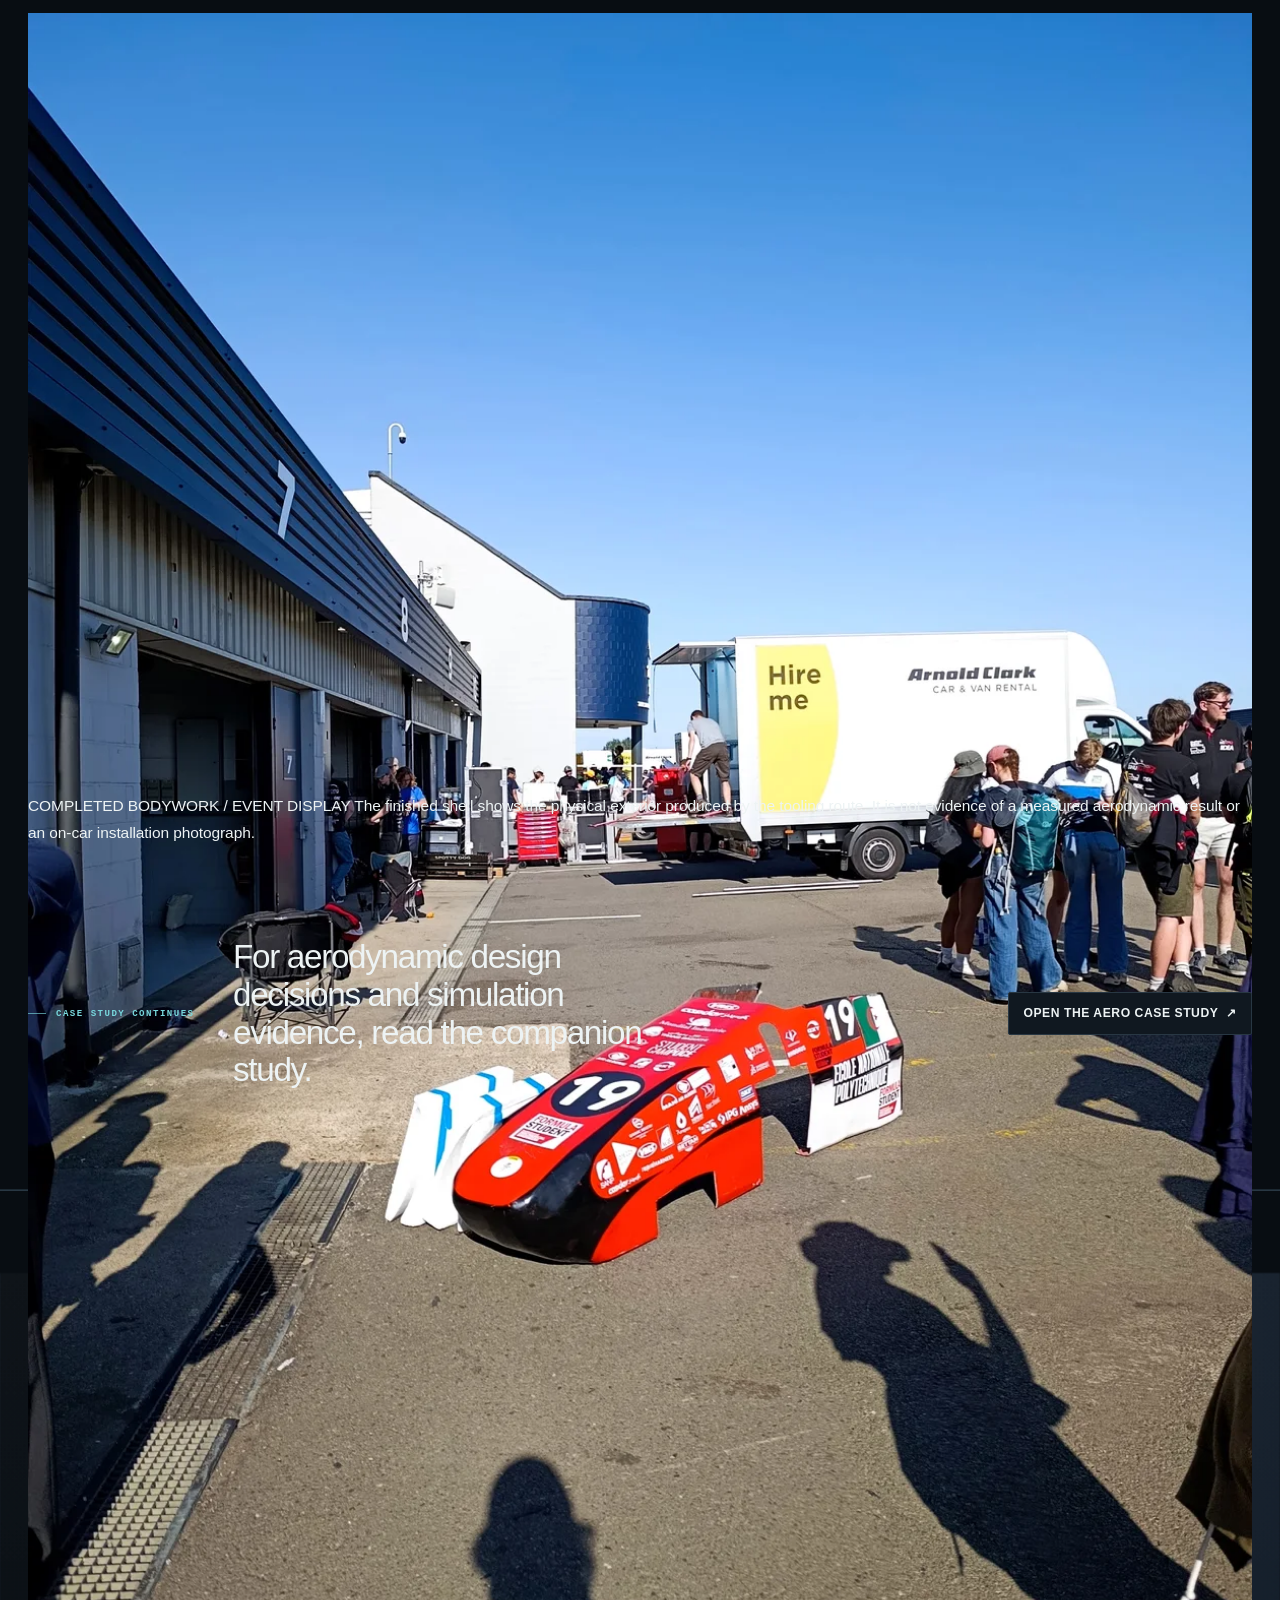
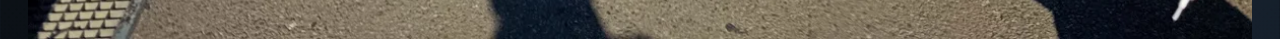
<file: projects/formula-student-bodywork.html>
<!doctype html>
<html lang="en" data-theme="dark">
<head>
<meta charset="utf-8">
<meta name="viewport" content="width=device-width, initial-scale=1">
<title>Formula Student Bodywork — From CAD Surface to Composite | Haithem Benaida</title>
<meta name="description" content="A Formula Student bodywork manufacturing case study: SolidWorks surface development, an independently conceived sectional wooden buck, first-fit assembly, positive plug, segmented female mould and glass-fibre composite bodywork.">
<meta name="author" content="Haithem Abd Allah Benaida">
<meta property="og:title" content="From CAD Surface to Composite — Formula Student Bodywork">
<meta property="og:description" content="The engineering path from SolidWorks body surfaces to a sectional wooden buck, positive plug, female mould and final composite bodywork.">
<meta property="og:type" content="article">
<meta property="og:image" content="../assets/formula-bodywork/07-formula-student-car.webp">
<link rel="stylesheet" href="../assets/css/site.css">
<link rel="stylesheet" href="../assets/css/atmosphere.css">
<link rel="stylesheet" href="../assets/css/bodywork.css">
<link rel="icon" href="data:image/svg+xml,<svg xmlns='http://www.w3.org/2000/svg' viewBox='0 0 32 32'><rect width='32' height='32' rx='8' fill='%232459c4'/><text x='16' y='22' font-family='monospace' font-size='16' font-weight='bold' text-anchor='middle' fill='%23ffffff'>HB</text></svg>">
</head>
<body class="formula-page bodywork-page">
<a class="skip" href="#main">Skip to content</a>

<nav class="nav">
  <div class="wrap nav-in">
    <a class="brand" href="../index.html"><span class="brand-mark">HB</span> Haithem Benaida</a>
    <div class="nav-links" id="navLinks">
      <a href="../index.html#work">Work</a>
      <a href="formula-student.html">Formula Student</a>
      <a href="formula-student-bodywork.html" aria-current="page">Bodywork</a>
      <a href="riyah.html">Riyah</a>
      <a href="rocketry.html">Rocketry</a>
      <a href="../cv.html">CV</a>
      <a href="../index.html#contact">Contact</a>
    </div>
    <button class="icon-btn nav-toggle" id="navToggle" aria-label="Toggle navigation" aria-expanded="false">
      <svg viewBox="0 0 24 24" fill="none" stroke="currentColor" stroke-width="2" stroke-linecap="round"><path d="M3 6h18M3 12h18M3 18h18"/></svg>
    </button>
    <button class="icon-btn" id="themeBtn" aria-label="Switch theme"></button>
  </div>
</nav>

<nav class="bodywork-stage-nav" aria-label="Bodywork manufacturing stages" id="bodyworkStageNav">
  <div class="bodywork-stage-nav-inner">
    <a href="#surface" data-stage-link="surface"><span>01</span> Surface model</a>
    <a href="#decision" data-stage-link="decision"><span>02</span> Buck strategy</a>
    <a href="#buck" data-stage-link="buck"><span>03</span> Sectional buck</a>
    <a href="#cutting" data-stage-link="cutting"><span>04</span> Laser &amp; fit</a>
    <a href="#plug" data-stage-link="plug"><span>05</span> Positive plug</a>
    <a href="#mould" data-stage-link="mould"><span>06</span> Female mould</a>
    <a href="#outcome" data-stage-link="outcome"><span>07</span> Vehicle</a>
  </div>
</nav>

<header class="bodywork-hero">
  <div class="wrap bodywork-hero-layout">
    <div class="bodywork-hero-content">
      <div class="bodywork-kicker"><span>ENP RACING TEAM</span><i></i> FORMULA STUDENT <i></i> BODYWORK ENGINEERING</div>
      <h1>From digital<br>surface to <em>physical form.</em></h1>
      <p class="bodywork-hero-lede">I independently conceived the sectional buck as the bridge between complex SolidWorks bodywork and a full-size tool. This case follows that decision through first fit, positive plug, segmented female mould and finished shell.</p>
      <div class="bodywork-hero-actions">
        <a class="btn btn-primary" href="#decision">The engineering decision <span aria-hidden="true">↓</span></a>
        <a class="bodywork-text-link" href="formula-student.html">Aerodynamic design study <span aria-hidden="true">↗</span></a>
      </div>
    </div>
    <figure class="bw-hero-cad">
      <div class="figure-media"><img src="../assets/formula-bodywork/08-sectional-buck-cad.webp" alt="Author-supplied CAD view of the sectional buck, with repeated transverse profiles connected by longitudinal members." width="927" height="632" fetchpriority="high" decoding="async"></div>
      <figcaption><span>BUCK GEOMETRY / CAD</span> Project model showing how the digital form was decomposed into ribs and longitudinal references. This is authentic project geometry, not a dimensioned manufacturing drawing.</figcaption>
    </figure>
    <div class="bodywork-hero-bottom">
      <span>DESIGN STRATEGY · TOOLING · COMPOSITES</span>
      <span>Project CAD and workshop photographs · schematic diagrams labelled</span>
    </div>
  </div>
</header>

<main id="main">
  <section class="bodywork-intro" aria-label="Project summary">
    <div class="wrap bodywork-intro-grid">
      <div>
        <div class="eyebrow">THE MANUFACTURING ARGUMENT</div>
        <h2>A surface became a structure, then a tool.</h2>
      </div>
      <p>The engineering problem was to preserve a continuous outer surface through several very different representations: CAD faces, discrete cut profiles, a hand-faired positive and a negative tool. This record explains the decisions that connected those representations—and distinguishes documented project facts from geometry or process data that were not supplied.</p>
    </div>
    <div class="wrap bodywork-spec-strip" aria-label="Documented project facts">
      <div><b>20+</b><span>transverse sections</span></div>
      <div><b>10+</b><span>longitudinal splines</span></div>
      <div><b>03</b><span>laser-compatible assemblies</span></div>
      <div><b>04</b><span>glass-fibre mould layers</span></div>
      <div><b>02</b><span>female-mould sections</span></div>
    </div>
  </section>

  <section class="bw-chapter bw-chapter-surface" id="surface" data-stage="surface">
    <div class="wrap">
      <div class="bw-chapter-heading">
        <span class="bw-chapter-number">01</span>
        <div><div class="eyebrow">SURFACE MODELLING &amp; VEHICLE PACKAGE</div><h2>Define the outer shape in the context it has to fit.</h2></div>
      </div>
      <div class="bw-surface-grid">
        <div class="bw-copy">
          <p class="bw-lead">The SolidWorks bodywork was developed over the existing chassis, so the exterior could be considered as part of the vehicle package rather than as an isolated styling surface.</p>
          <p>Surface modelling is useful for automotive forms because curvature can change continuously across a panel and transition between neighbouring patches. Tangent continuity keeps adjoining faces aligned; curvature continuity controls how quickly that tangent changes. Both matter when judging whether a surface reads as fair and when creating a positive master that can be shaped without abrupt steps.</p>
          <p>Working over the chassis also makes the relationship between the proposed outer skin and the underlying vehicle visible during design. It provides a way to check package interfaces before committing the exterior to a physical buck. For aerodynamics, the external contour is the flow boundary: sudden geometric changes can create unfavourable local flow behaviour, so surface continuity is an engineering consideration as well as a visual one.</p>
          <div class="bw-principles">
            <div><span>01</span><b>Control curvature</b><small>Manage transitions between adjacent surface regions.</small></div>
            <div><span>02</span><b>Design in context</b><small>Relate the outer surface to the chassis package.</small></div>
            <div><span>03</span><b>Plan the tool path</b><small>Carry the digital envelope into a buildable positive.</small></div>
          </div>
        </div>
        <figure class="bw-photo bw-photo-cad">
          <div class="figure-media"><img src="../assets/formula-student/cad-yellow-cutout.png" alt="SolidWorks full-vehicle CAD render from the Formula Student project, showing the yellow body and aerodynamic surfaces integrated with the chassis." width="800" height="700" loading="lazy" decoding="async"></div>
          <figcaption><span>VEHICLE PACKAGE / SOLIDWORKS</span> The supplied render shows the body and aerodynamic package in vehicle context. It does not expose individual surface patches, continuity settings or measured clearances.</figcaption>
        </figure>
      </div>
      <div class="bw-surface-note"><span class="bw-note-mark">!</span><p><strong>Geometry boundary.</strong> The full-vehicle render is authentic project imagery; no native body-surface file, continuity analysis or package dimensions were supplied. The buck CAD view above documents the physical decomposition, not the quality or measurement of the original skin.</p></div>
    </div>
  </section>

  <section class="bw-decision" id="decision" data-stage="decision">
    <div class="bw-decision-image">
      <img src="../assets/formula-bodywork/01-buck-first-assembly.webp" alt="Cut transverse profile pieces arranged in sequence beside a person for scale, before they were assembled into the full buck." width="960" height="1280" loading="lazy" decoding="async">
    </div>
    <div class="bw-decision-content">
      <div class="eyebrow">02 · AN INDEPENDENT ENGINEERING DECISION</div>
      <p class="bw-decision-pretitle">No ready-made tool. No guarantee the decomposition would fit.</p>
      <blockquote>“One of the boldest engineering decisions I’ve made.”</blockquote>
      <p class="bw-decision-statement">I independently conceived the sectional wooden buck and developed the strategy behind it: deriving profiles from the CAD body, linking them with longitudinal splines, dividing the build for the laser cutter and preparing the cutting set.</p>
      <p>The decision converted abstract surface geometry into a sequence of parts with physical interfaces. It meant taking responsibility for how the model would be sampled, how the pieces would register and how the full-length structure could be produced with the available equipment. There was no prior fit result to rely on.</p>
      <p>For me, the milestone was choosing a reasoned path through uncertainty, then allowing the physical assembly to test that judgement. The successful fit strengthened my confidence in the approach—not a claim that the final surface had been metrologically verified.</p>
      <p class="bw-decision-proof">The complete buck fitted on its first assembly—without corrective modifications.</p>
      <small class="bw-boundary">The profile photo shows the cut sections before assembly, not the first-fit moment. I owned the concept and engineering strategy; the subsequent workshop operations were collaborative.</small>
    </div>
  </section>

  <section class="bw-chapter" id="buck" data-stage="buck">
    <div class="wrap">
      <div class="bw-chapter-heading">
        <span class="bw-chapter-number">03</span>
        <div><div class="eyebrow">CAD DECOMPOSITION / SECTIONAL BUCK</div><h2>Sample the surface; let the framework carry it.</h2></div>
      </div>
      <div class="bw-two-col-intro">
        <p class="bw-lead">For a two-dimensional laser-cut workflow, a continuous three-dimensional skin had to be represented as a sequence of transverse profiles connected by longitudinal guides.</p>
        <p>Each transverse profile is a local slice through the CAD body. Together, the slices define the changing cross-section along the length; the longitudinal splines pass through corresponding points and provide intermediate references between stations. They help a hand-shaped surface follow the intended flow of the model instead of becoming a collection of unrelated ribs.</p>
      </div>
      <div class="bw-geometry-notes">
        <article><span>SECTION PITCH</span><p>Closer stations capture faster changes in curvature and reduce the amount of shape interpolation required between profiles. They also increase the number of parts and assembly interfaces. The project used more than twenty sections; their exact spacing was not supplied.</p></article>
        <article><span>LONGITUDINAL CONTROL</span><p>More than ten splines linked the transverse references. Their role was to carry the contour between sections and give the later manual shaping process a continuous guide along the body.</p></article>
        <article><span>MODEL → PHYSICAL DATUMS</span><p>The profiles are not a surface skin: they form a skeletal reference. The buck becomes the physical bridge between CAD station geometry and the continuous positive plug built over it.</p></article>
      </div>
      <div class="bw-diagram-shell">
        <div class="bw-diagram-topline"><span>SECTION / SPLINE RELATIONSHIP</span><span>EXPLANATORY SCHEMATIC · NOT PROJECT DIMENSIONS</span></div>
        <div class="bw-diagram-layout">
          <div class="bw-diagram-controls" role="group" aria-label="Highlight components of the sectional buck diagram">
            <button type="button" data-buck-mode="assembled" aria-pressed="true">Framework</button>
            <button type="button" data-buck-mode="sections" aria-pressed="false">Sections</button>
            <button type="button" data-buck-mode="splines" aria-pressed="false">Splines</button>
          </div>
          <svg class="bw-technical-svg buck-diagram" id="buckDiagram" data-mode="assembled" viewBox="0 0 900 450" role="img" aria-labelledby="buckDiagramTitle buckDiagramDesc">
            <title id="buckDiagramTitle">Conceptual transverse profiles connected by longitudinal splines</title>
            <desc id="buckDiagramDesc">Dimensionless explanatory drawing showing section planes sampled along a body and several spline paths linking corresponding contour points. It explains the principle, not the project's exact CAD geometry or station spacing.</desc>
            <defs><linearGradient id="buckGlow" x1="0" y1="0" x2="1" y2="1"><stop offset="0" stop-color="#8bdde0" stop-opacity=".26"/><stop offset="1" stop-color="#8bdde0" stop-opacity=".03"/></linearGradient></defs>
            <path d="M92 360 C235 330 392 332 804 354" fill="none" stroke="var(--bw-grid)" stroke-width="1" stroke-dasharray="4 8"/>
            <g class="bw-ribs" data-buck-layer="sections" fill="url(#buckGlow)" stroke="var(--bw-cyan)" stroke-width="2">
              <path d="M145 337 C130 302 131 244 152 203 C170 168 203 168 222 203 C243 244 244 302 229 337 Z"/>
              <path d="M228 331 C212 298 213 242 232 207 C249 176 278 176 296 207 C315 242 316 298 301 331 Z"/>
              <path d="M311 326 C296 294 296 241 314 209 C330 180 358 180 375 209 C393 241 394 294 380 326 Z"/>
              <path d="M394 323 C380 292 380 241 397 212 C412 185 437 185 453 212 C470 241 470 292 457 323 Z"/>
              <path d="M477 323 C463 292 463 241 480 212 C495 185 520 185 536 212 C553 241 553 292 540 323 Z"/>
              <path d="M560 326 C546 294 546 241 563 209 C580 180 607 180 624 209 C642 241 643 294 628 326 Z"/>
              <path d="M643 331 C628 298 629 242 648 207 C665 176 694 176 712 207 C731 242 732 298 717 331 Z"/>
              <path d="M726 337 C711 302 712 244 733 203 C751 168 784 168 803 203 C824 244 825 302 810 337 Z"/>
            </g>
            <g class="bw-splines" data-buck-layer="splines" fill="none" stroke="var(--bw-amber)" stroke-width="5" stroke-linecap="round">
              <path d="M163 216 C265 202 353 196 444 196 C536 196 626 202 785 216"/>
              <path d="M145 278 C268 271 361 267 474 267 C587 267 684 272 802 278"/>
              <path d="M156 321 C277 317 375 315 477 315 C580 315 682 317 792 321"/>
              <path d="M207 193 C310 182 383 178 475 178 C566 178 647 183 744 193" opacity=".72"/>
            </g>
            <g class="bw-cutplanes" data-buck-layer="planes" stroke="var(--bw-dim)" stroke-width="1" stroke-dasharray="3 5" opacity=".62">
              <path d="M185 156v214M269 166v197M352 171v185M435 176v176M519 176v176M602 171v185M685 166v197M768 156v214"/>
            </g>
            <g fill="var(--bw-type)" font-family="var(--bw-mono)" font-size="12" letter-spacing="1.2">
              <text x="115" y="70">TRANSVERSE PROFILE STATIONS</text><path d="M275 75 L285 147" stroke="var(--bw-cyan)" fill="none"/>
              <text x="585" y="70">LONGITUDINAL SPLINE PATHS</text><path d="M715 78 L673 192" stroke="var(--bw-amber)" fill="none"/>
              <text x="370" y="416" fill="var(--bw-dim)">SPACING AND PROFILE SHAPE NOT TO SCALE</text>
            </g>
          </svg>
        </div>
        <div class="bw-diagram-legend"><span><i class="legend-cyan"></i>Transverse profile</span><span><i class="legend-amber"></i>Longitudinal spline</span><span><i class="legend-gray"></i>Station reference</span></div>
      </div>
      <div class="bw-note-row"><span>CAD EVIDENCE</span><p>The supplied CAD view is the project model; the interactive drawing is only an explanatory abstraction. No native section coordinates, pitch values or dimensions are published here.</p></div>
    </div>
  </section>

  <section class="bw-chapter bw-chapter-cutting" id="cutting" data-stage="cutting">
    <div class="wrap">
      <div class="bw-chapter-heading">
        <span class="bw-chapter-number">04</span>
        <div><div class="eyebrow">LASER-CUTTING CONSTRAINT / MODULARIZATION</div><h2>Keep the designed form; change how it is manufactured.</h2></div>
      </div>
      <div class="bw-cutting-grid">
        <div class="bw-copy">
          <p class="bw-lead">The complete buck was longer than the available laser cutter’s working dimensions. I divided the framework into three assemblies so its components could be cut within that constraint and joined into the full-length structure.</p>
          <p>The section profiles and longitudinal members were prepared as PDF cutting drawings. This was manufacturing-oriented design: the machine envelope changed the production sequence, not the intended bodywork geometry. Each profile had to retain its station identity and orientation, and each module had to preserve the correspondence between its ends and the neighbouring assembly.</p>
          <p>That registration is what allows the separate cuts to become one continuous buck. If a profile is reversed, assigned to the wrong station or loses its relationship to the spline layout, the error propagates into the framework and then into the positive surface built over it.</p>
          <p class="bw-small-note">The source PDFs, cutter-bed dimensions and cutting tolerances were not supplied. The diagrams therefore show only the three-part strategy—not module lengths, join details or machine settings.</p>
        </div>
        <div class="bw-module-graphic" aria-label="Schematic showing the buck split into three laser-compatible assemblies">
          <div class="bw-graphic-label">THREE-ASSEMBLY CUTTING STRATEGY / SCHEMATIC</div>
          <svg class="bw-technical-svg" viewBox="0 0 700 270" role="img" aria-labelledby="moduleTitle moduleDesc">
            <title id="moduleTitle">Buck divided into three manufacturable assemblies</title>
            <desc id="moduleDesc">Three schematic portions of a long framework are linked in sequence to illustrate modularization for the available laser cutter. Relative lengths and joining details are not shown.</desc>
            <path d="M40 187 C188 145 388 148 655 183" fill="none" stroke="var(--bw-grid)" stroke-width="1" stroke-dasharray="5 7"/>
            <g class="module-piece"><path d="M58 155 C65 122 88 100 112 100 C136 100 159 122 166 155 L160 195 L64 195 Z"/><path d="M76 195 C89 166 135 166 151 195M82 120 L143 120M74 151 L153 151"/><text x="78" y="236">ASSEMBLY 01</text></g>
            <g class="module-piece"><path d="M266 155 C273 122 296 100 320 100 C344 100 367 122 374 155 L368 195 L272 195 Z"/><path d="M284 195 C297 166 343 166 359 195M282 120 L351 120M274 151 L363 151"/><text x="286" y="236">ASSEMBLY 02</text></g>
            <g class="module-piece"><path d="M474 155 C481 122 504 100 528 100 C552 100 575 122 582 155 L576 195 L480 195 Z"/><path d="M492 195 C505 166 551 166 567 195M492 120 L559 120M482 151 L571 151"/><text x="494" y="236">ASSEMBLY 03</text></g>
            <path d="M180 147h65m-9-8 9 8-9 8M388 147h65m-9-8 9 8-9 8" fill="none" stroke="var(--bw-amber)" stroke-width="2"/>
          </svg>
          <p>Profile extraction → PDF cutting set → three laser-compatible assemblies → full-length framework.</p>
        </div>
      </div>
    </div>
  </section>

  <section class="bw-chapter bw-chapter-assembly" id="assembly" data-stage="cutting">
    <div class="wrap bw-assembly-grid">
      <div class="bw-assembly-copy">
        <div class="bw-chapter-heading">
          <span class="bw-chapter-number">05</span>
          <div><div class="eyebrow">FIRST ASSEMBLY / DESIGN VALIDATION</div><h2>The fit check tested the whole chain.</h2></div>
        </div>
        <p class="bw-assembly-callout">First fit.<br><em>No corrective modifications.</em></p>
        <p>Once the profiles had been extracted from the CAD model, prepared for laser cutting and assembled with the longitudinal members, the first complete fit became a practical check of the design strategy. The profile shapes, station order, orientation and interfaces all had to agree well enough for the framework to close into one structure.</p>
        <p>The successful assembly showed that the digital decomposition and manufacturing preparation translated into compatible physical parts. It was meaningful validation of the buck’s assembly logic—not a metrology report, a quantified surface-error assessment or a claim of a measured tolerance.</p>
        <p class="bw-assembly-observation"><span>WHY IT MATTERED</span> A mismatch would have forced rework before the foam and plaster stage. A first-fit structure let the team move on to shaping the positive form.</p>
      </div>
      <figure class="bw-photo bw-photo-assembly">
        <div class="figure-media"><img src="../assets/formula-bodywork/02-buck-foam-infill.webp" alt="The assembled full-length sectional buck after foam blocks were fitted between its transverse profiles." width="1280" height="960" loading="lazy" decoding="async"></div>
        <figcaption><span>BUCK AFTER FIRST-FIT / FOAM-INFILL STAGE</span> This later workshop photograph documents the assembled framework with infill. It is not a photograph of the initial fit check itself.</figcaption>
      </figure>
    </div>
  </section>

  <section class="bw-chapter bw-chapter-plug" id="plug" data-stage="plug">
    <div class="wrap">
      <div class="bw-chapter-heading">
        <span class="bw-chapter-number">06</span>
        <div><div class="eyebrow">FOAM INFILL → POSITIVE PLUG</div><h2>The buck is a skeleton; the plug is the continuous master.</h2></div>
      </div>
      <div class="bw-two-col-intro">
        <p class="bw-lead">The wooden framework established discrete shape references. To create a continuous positive surface, the spaces between those references were filled and manually faired.</p>
        <p>The materials had distinct jobs: the wooden profiles fixed the section geometry, foam filled the volume between them, and plaster provided a workable allowance for shaping. The foam was deliberately left inside the target outer contour. That offset reserved material for manual fairing rather than letting the foam define the finished surface too early.</p>
      </div>
      <div class="bw-plug-grid">
        <div class="bw-diagram-shell bw-cross-section-shell">
          <div class="bw-diagram-topline"><span>BUCK → FOAM → PLASTER → POSITIVE</span><span>ILLUSTRATIVE SECTION · NO DIMENSIONS</span></div>
          <svg class="bw-technical-svg bw-cross-section" viewBox="0 0 620 390" role="img" aria-labelledby="plugSectionTitle plugSectionDesc">
            <title id="plugSectionTitle">Material roles in the positive plug build-up</title>
            <desc id="plugSectionDesc">Illustrative cross-section showing wooden profile references, foam infill held inside the target surface and plaster allowance outside the foam. It is not dimensioned and does not reproduce project geometry.</desc>
            <path d="M130 300 C105 255 125 166 190 118 C248 75 371 76 430 122 C495 174 514 257 484 302" fill="none" stroke="var(--bw-amber)" stroke-width="2" stroke-dasharray="7 6"/>
            <path d="M158 300 C138 258 154 181 207 139 C258 100 362 101 412 143 C465 187 482 258 460 300 Z" fill="rgba(120,216,221,.15)" stroke="var(--bw-cyan)" stroke-width="2"/>
            <path d="M118 304 L150 304 C134 250 152 176 203 134 L185 115 C121 164 101 254 118 304 Z" fill="rgba(216,174,111,.26)" stroke="var(--bw-wood)" stroke-width="3"/>
            <path d="M462 304 L492 304 C518 254 498 166 432 115 L412 137 C466 181 482 258 462 304 Z" fill="rgba(216,174,111,.26)" stroke="var(--bw-wood)" stroke-width="3"/>
            <g font-family="var(--bw-mono)" font-size="12" fill="var(--bw-type)">
              <text x="26" y="84">TARGET PLUG CONTOUR</text><path d="M194 90 L229 126" fill="none" stroke="var(--bw-dim)"/>
              <text x="410" y="82">PLASTER ALLOWANCE</text><path d="M478 91 L450 135" fill="none" stroke="var(--bw-amber)"/>
              <text x="25" y="350">WOODEN PROFILE</text><path d="M157 340 L175 300" fill="none" stroke="var(--bw-wood)"/>
              <text x="392" y="350">FOAM INFILL</text><path d="M420 336 L405 281" fill="none" stroke="var(--bw-cyan)"/>
            </g>
          </svg>
          <p class="bw-diagram-caption">The sections and splines are references in the build; the finished plug is a continuous positive surface, not the open buck.</p>
        </div>
        <div class="bw-plug-copy">
          <h3>From station checks to a fair surface</h3>
          <p>During manual development, the exposed wood gave repeatable section checkpoints. The longitudinal splines carried a continuous guide between them, helping the shaping process maintain the intended form along the length instead of forming flats between ribs.</p>
          <p>As plaster was shaped back toward the target contour, the result changed category: the buck was the open structural framework; the positive plug was the continuous master surface used to create the female tool.</p>
          <div class="bw-material-key"><div><i class="wood"></i><b>Wood</b><span>section references</span></div><div><i class="foam"></i><b>Foam</b><span>infill volume</span></div><div><i class="plaster"></i><b>Plaster</b><span>shaping allowance</span></div></div>
        </div>
      </div>
      <div class="bw-plug-photo-stack">
        <figure class="bw-photo"><div class="figure-media"><img src="../assets/formula-bodywork/09-positive-plug-workshop.webp" alt="A full-length pale positive form being worked on by team members in a dark workshop." width="960" height="1280" loading="lazy" decoding="async"></div><figcaption><span>FULL-SCALE SURFACE WORK</span> Newly supplied workshop photograph showing the team working around the long positive form. The image documents collaborative work, not an individual attribution.</figcaption></figure>
        <figure class="bw-photo"><div class="figure-media"><img src="../assets/formula-bodywork/06-full-size-bodywork-mould.webp" alt="A long shaped positive bodywork form resting on workshop stands, with guide lines visible on its surface." width="960" height="1280" loading="lazy" decoding="async"></div><figcaption><span>POSITIVE FORM / TOOLING PREPARATION</span> The shaped master is shown separately from the buck. The image is the positive surface, not one of the female-mould halves.</figcaption></figure>
      </div>
    </div>
  </section>

  <section class="bw-chapter bw-chapter-mould" id="mould" data-stage="mould">
    <div class="wrap">
      <div class="bw-chapter-heading">
        <span class="bw-chapter-number">07</span>
        <div><div class="eyebrow">FEMALE MOULD / GLASS-FIBRE LAMINATE</div><h2>Build the negative tool over the positive master.</h2></div>
      </div>
      <div class="bw-two-col-intro">
        <p class="bw-lead">A female mould is the negative counterpart of the plug: its working face follows the plug’s exterior so a composite body laid into the tool can reproduce that designed surface.</p>
        <p>The documented mould laminate began with one 100 g/m² glass-fibre layer for conformance, then added three 300 g/m² reinforcement layers. The light first ply is suited to following compound curvature and retaining surface detail; the heavier subsequent plies build the tool skin and contribute to its stiffness and structural integrity. No stiffness value or finished-tool measurement was supplied.</p>
      </div>
      <div class="bw-laminate-layout">
        <div class="bw-laminate-controls">
          <div class="bw-diagram-topline"><span>DOCUMENTED MOULD LAYUP</span><span>FOUR PLIES · SCHEMATIC SECTION</span></div>
          <svg class="bw-technical-svg bw-laminate-diagram" id="laminateDiagram" data-exploded="true" viewBox="0 0 700 470" role="img" aria-labelledby="laminateTitle laminateDesc">
            <title id="laminateTitle">One 100 grams per square metre layer and three 300 grams per square metre reinforcement layers</title>
            <desc id="laminateDesc">Schematic section through the positive plug and four mould plies. The first 100 grams per square metre layer conforms to the surface; three 300 grams per square metre layers build the reinforced mould skin. Fibre direction, resin, and process parameters are not shown.</desc>
            <path class="plug-profile" d="M118 364 C151 310 184 201 249 153 C299 118 390 118 441 153 C507 198 545 310 580 364 L580 390 L118 390 Z"/>
            <g class="laminate-layer layer-100"><path d="M105 346 C145 294 177 182 243 133 C298 92 392 92 447 133 C513 181 551 294 593 346"/><text x="475" y="123">100 g/m² · CONFORM</text></g>
            <g class="laminate-layer layer-300 layer-a"><path d="M100 331 C140 280 171 169 237 121 C296 78 394 78 453 121 C519 168 558 280 598 331"/><text x="479" y="173">300 g/m² · PLY 01</text></g>
            <g class="laminate-layer layer-300 layer-b"><path d="M95 317 C135 265 166 155 231 108 C294 64 396 64 459 108 C524 154 563 265 603 317"/><text x="480" y="224">300 g/m² · PLY 02</text></g>
            <g class="laminate-layer layer-300 layer-c"><path d="M90 303 C130 251 160 143 225 95 C291 49 399 49 465 95 C530 142 570 251 608 303"/><text x="480" y="275">300 g/m² · PLY 03</text></g>
            <text x="126" y="424" class="bw-svg-label">POSITIVE PLUG / MASTER</text>
            <path d="M230 414 L252 380" stroke="var(--bw-dim)" fill="none"/>
          </svg>
          <div class="bw-laminate-action"><button class="bw-diagram-button" id="laminateToggle" type="button" aria-pressed="true">Stack the layers</button><span>Layer spacing is illustrative, not thickness to scale.</span></div>
        </div>
        <div class="bw-laminate-explanation">
          <h3>Why the first ply is different</h3>
          <p>The 100 g/m² layer is the conforming layer nearest the plug. Its lighter areal weight allows it to follow compound curvature more readily than a heavier reinforcement ply, helping the mould reproduce the master’s local shape.</p>
          <h3>Then build the tool skin</h3>
          <p>Three 300 g/m² plies follow as reinforcement. Building the laminate progressively from the detail layer outwards is intended to retain contact with the plug while the tool skin gains thickness and stiffness. The supplied record does not state fibre orientation, resin chemistry, vacuum use or cure conditions; none are inferred here.</p>
          <p class="bw-small-note">A bridging gap at the plug would transfer a shape error into the negative tool. Maintaining conformity through the laminate build is therefore the controlling geometric requirement, not a claimed measured result.</p>
        </div>
      </div>
      <figure class="bw-photo bw-photo-layup">
        <div class="figure-media"><img src="../assets/formula-bodywork/10-glass-fibre-layup-detail.webp" alt="Two team members applying glass-fibre reinforcement over the green-tinted bodywork form in the workshop." width="960" height="1280" loading="lazy" decoding="async"></div>
        <figcaption><span>GLASS-FIBRE LAYUP / NEW WORKSHOP DETAIL</span> The supplied close view shows material being worked over the tool surface. The layer weights are documented separately; no fibre orientation or process conditions are inferred from the photograph.</figcaption>
      </figure>
      <div class="bw-mould-split">
        <div class="bw-mould-split-copy">
          <div class="eyebrow">TWO-PART TOOL / RELEASE &amp; REASSEMBLY</div>
          <h3>Split the tool where it can be released and brought back together.</h3>
          <p>A one-piece negative can trap a positive form or make access to the part difficult when the geometry wraps around itself. Dividing the female mould into two sections creates a release path and makes each half more accessible to handle.</p>
          <p>Mounting points along the separation line provide the means to bring the two sections back together in their working relationship. The supplied CAD views show the bodywork and its vehicle context, not the actual mould split direction or mounting layout; those details are not inferred here.</p>
        </div>
        <div class="bw-mould-cad-panel">
          <div class="bw-diagram-topline"><span>PROJECT CAD / BODYWORK CONTEXT</span><span>SUPPLIED MODEL VIEWS · NOT TOOL GEOMETRY</span></div>
          <div class="bw-mould-cad-grid">
            <figure class="bw-mould-cad-figure">
              <div class="bw-mould-cad-image"><img src="../assets/formula-bodywork/11-bodywork-shell-cutout.webp" alt="CAD view of the dark body shell and adjacent Formula Student structure, shown without the screenshot background." width="827" height="574" loading="lazy" decoding="async"></div>
              <figcaption><span>BODY SHELL / CAD</span> Shell shape and nearby structure in an isolated model view.</figcaption>
            </figure>
            <figure class="bw-mould-cad-figure">
              <div class="bw-mould-cad-image"><img src="../assets/formula-bodywork/12-full-car-cutout.webp" alt="Full Formula Student vehicle CAD assembly with bodywork, wings, chassis, suspension and wheels, shown without the screenshot background." width="703" height="625" loading="lazy" decoding="async"></div>
              <figcaption><span>FULL VEHICLE / CAD</span> Bodywork and aerodynamic devices shown in chassis context.</figcaption>
            </figure>
          </div>
          <p class="bw-mould-cad-note">The white screenshot backgrounds have been removed; the source CAD geometry is unchanged. These views contextualise the bodywork and do not document the mould split or prove a completed bodywork-on-car installation.</p>
        </div>
      </div>
    </div>
  </section>

  <section class="bw-chapter bw-outcome" id="outcome" data-stage="outcome">
    <div class="wrap">
      <div class="bw-chapter-heading">
        <span class="bw-chapter-number">08</span>
        <div><div class="eyebrow">FINAL COMPOSITE BODYWORK</div><h2>Transfer the designed surface into a part, then to the vehicle.</h2></div>
      </div>
      <div class="bw-outcome-intro">
        <p class="bw-lead">The female mould carries the negative of the plug; a composite body formed against its working face returns to the intended positive exterior.</p>
        <p>The bodywork reached a finished-shell stage. The supplied event photograph documents the red body shell displayed separately; it does not establish installation on a complete chassis. No detailed trim, joining or fit-up procedure was supplied, so those operations are not reconstructed here.</p>
      </div>
      <figure class="bw-final-figure">
        <div class="figure-media"><img src="../assets/formula-bodywork/07-formula-student-car.webp" alt="Finished red Formula Student bodywork shell displayed separately at an event paddock; the chassis and running gear are not visible." width="1205" height="1600" loading="lazy" decoding="async"></div>
        <figcaption><span>COMPLETED BODYWORK / EVENT DISPLAY</span> The finished shell shows the physical exterior produced by the tooling route. It is not evidence of a measured aerodynamic result or an on-car installation photograph.</figcaption>
      </figure>
      <div class="bw-closing-line"><span class="eyebrow">CASE STUDY CONTINUES</span><p>For aerodynamic design decisions and simulation evidence, read the companion study.</p><a class="btn" href="formula-student.html">Open the aero case study <span aria-hidden="true">↗</span></a></div>
    </div>
  </section>


</main>

<footer class="footer">
  <div class="wrap footer-in">
    <div>© <span id="year">2026</span> Haithem Benaida · Formula Student bodywork engineering.</div>
    <div class="footer-links">
      <a href="formula-student.html">Aerodynamics</a>
      <a href="../index.html">Home</a>
      <a href="riyah.html">Riyah</a>
      <a href="rocketry.html">Rocketry</a>
      <a href="../cv.html">CV</a>
    </div>
  </div>
</footer>

<script src="../assets/js/site.js"></script>
<script src="../assets/js/bodywork.js"></script>
</body>
</html>
</file>
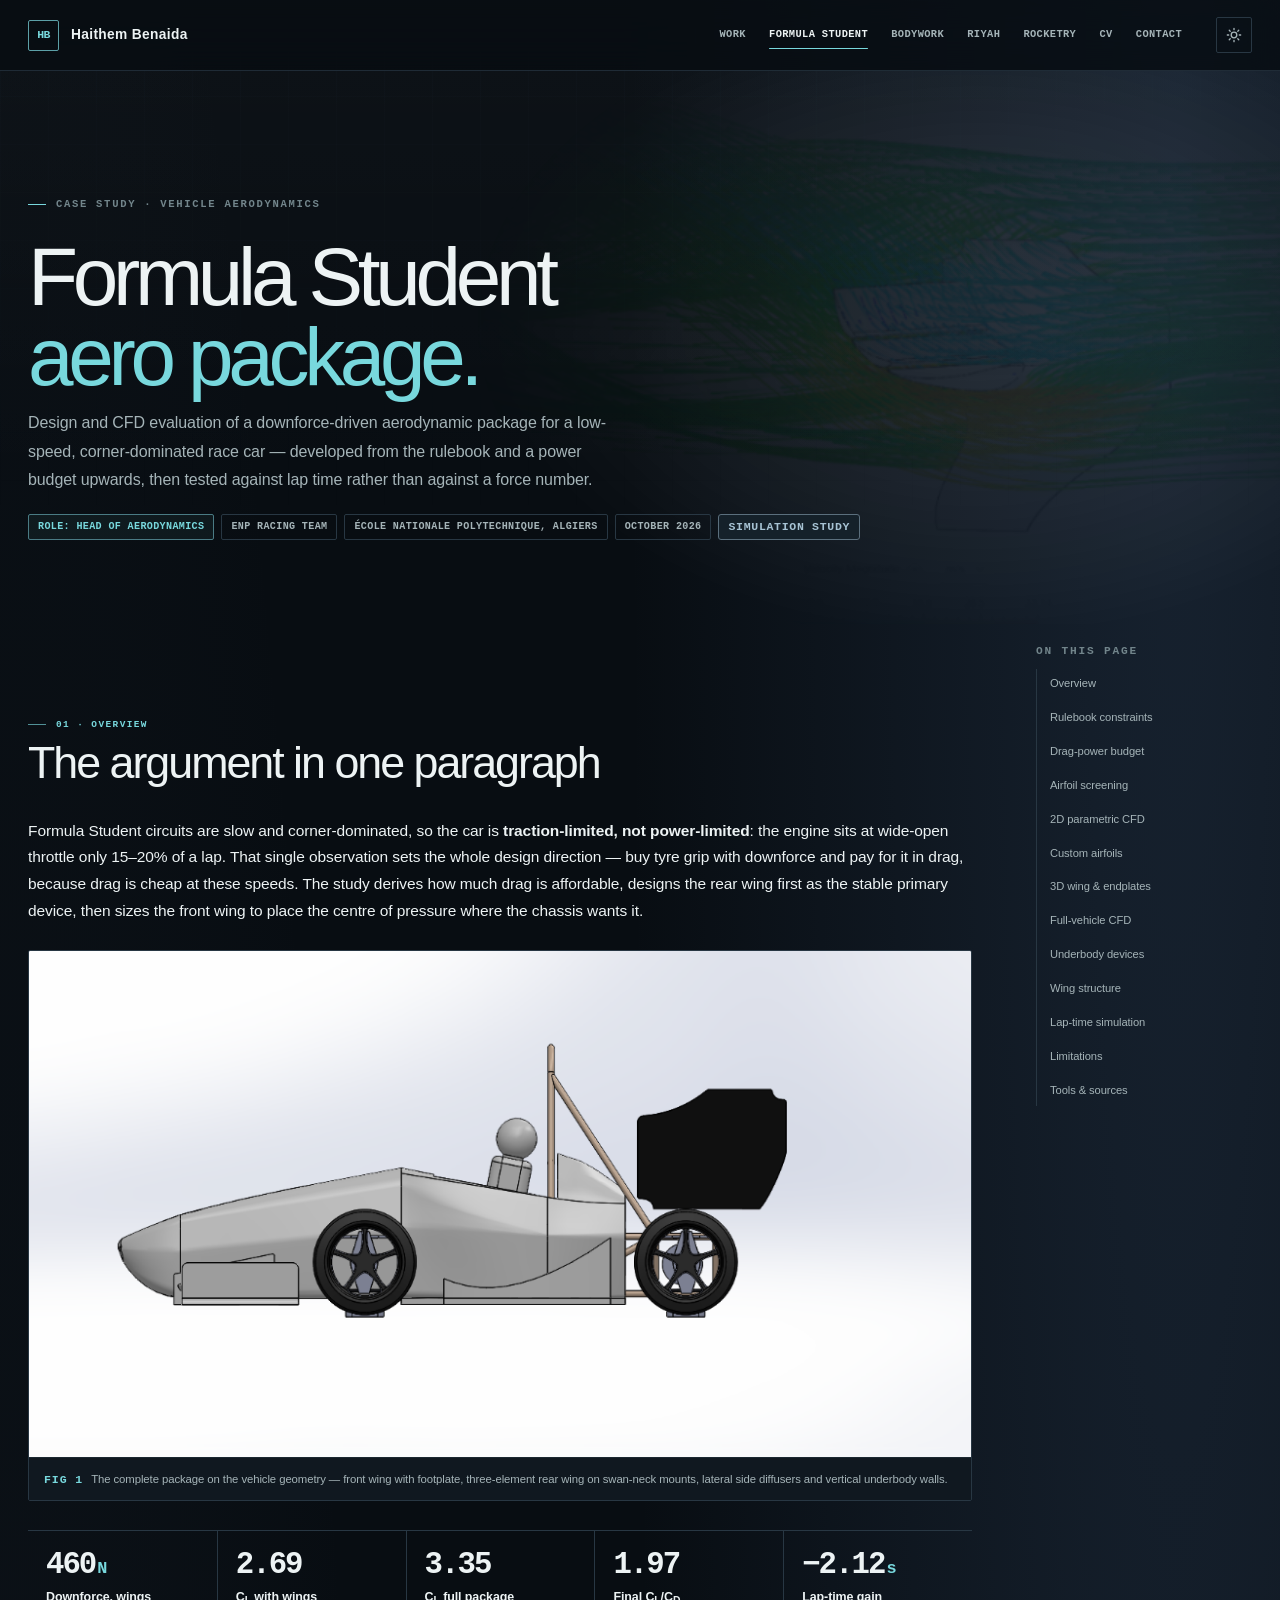
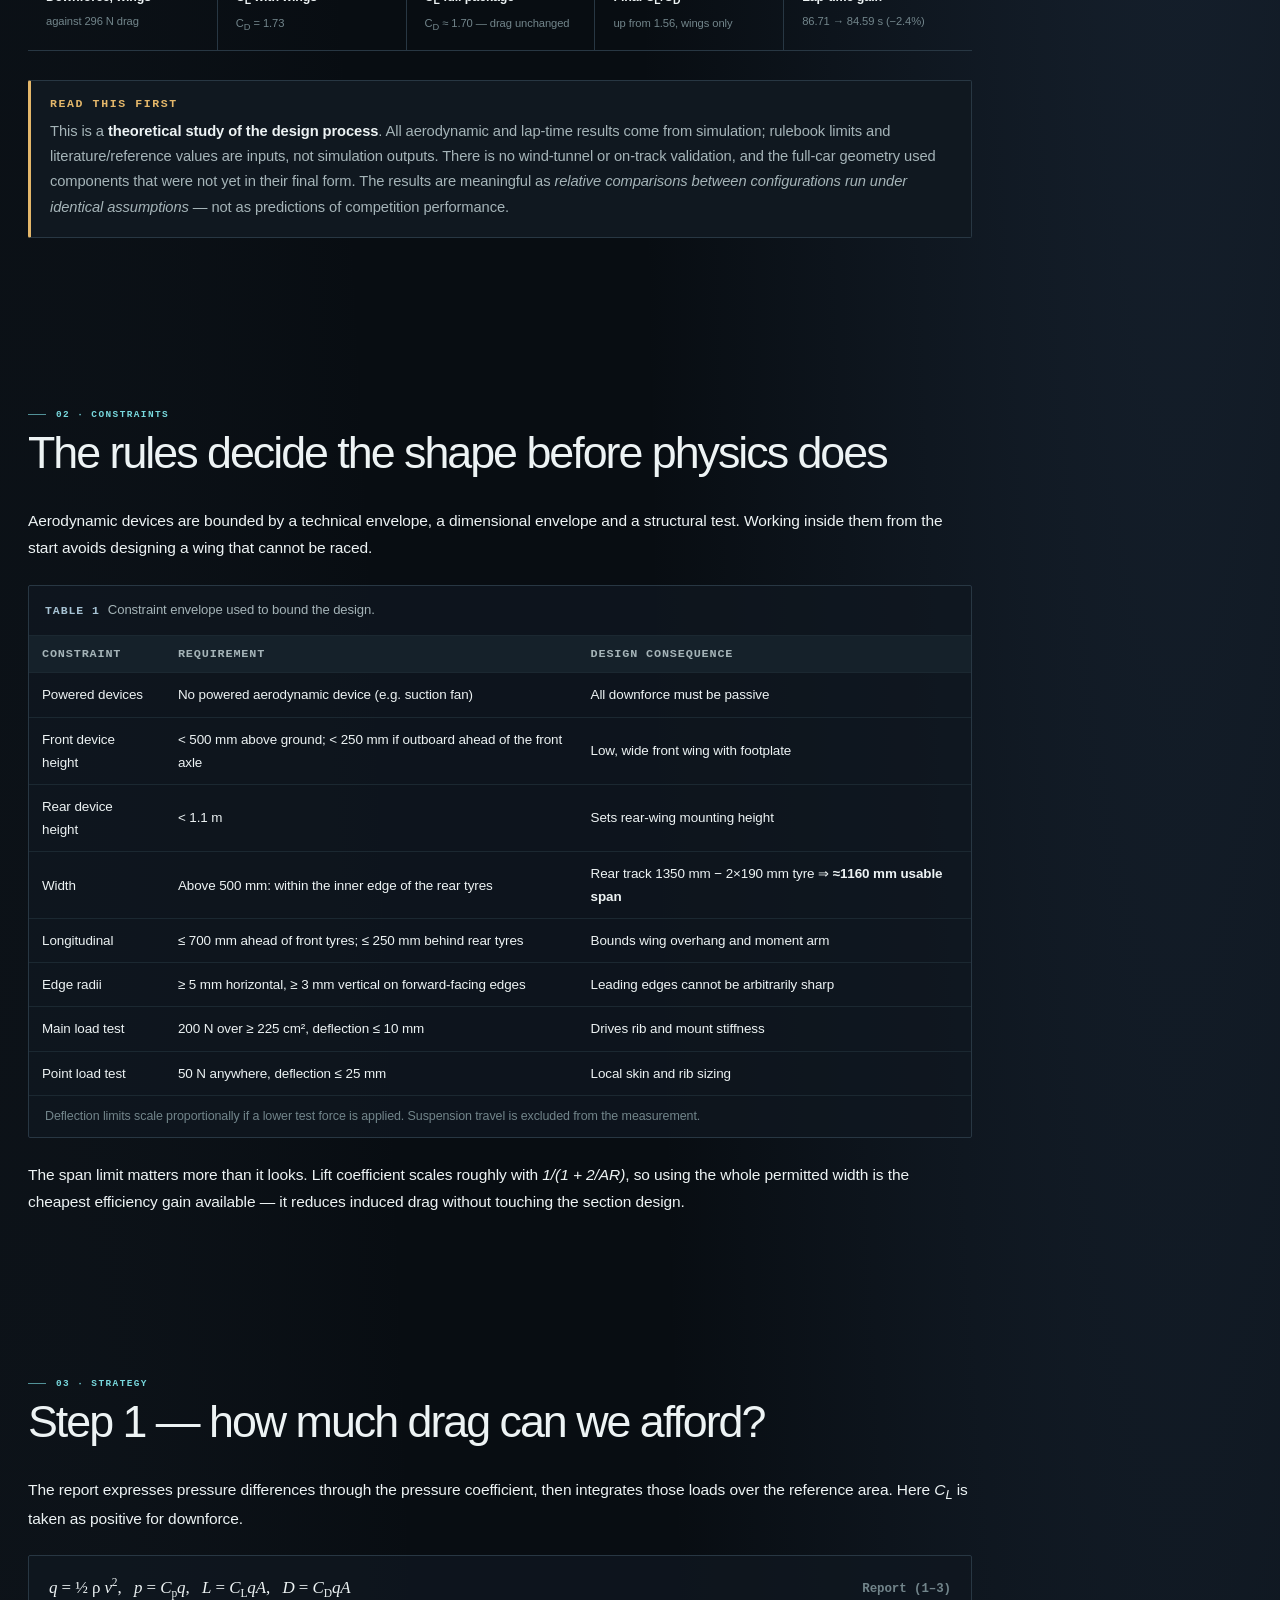
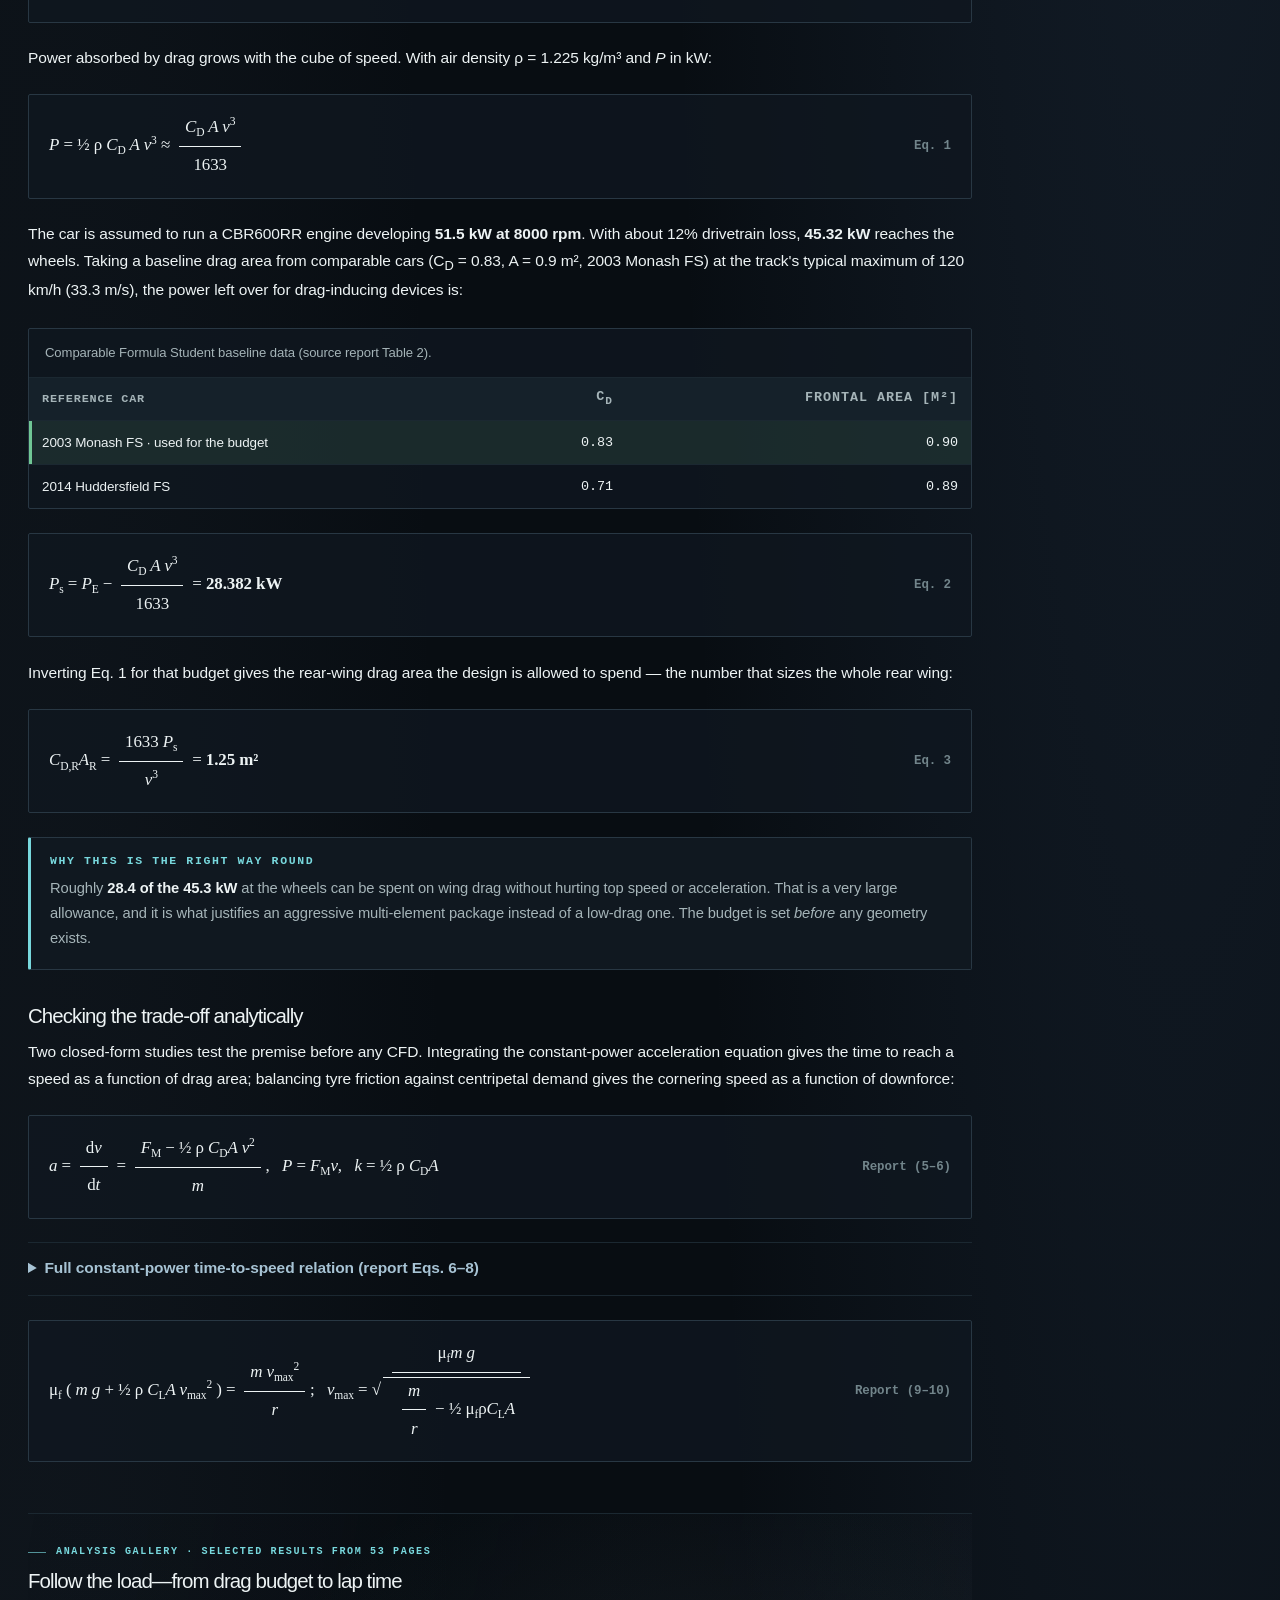
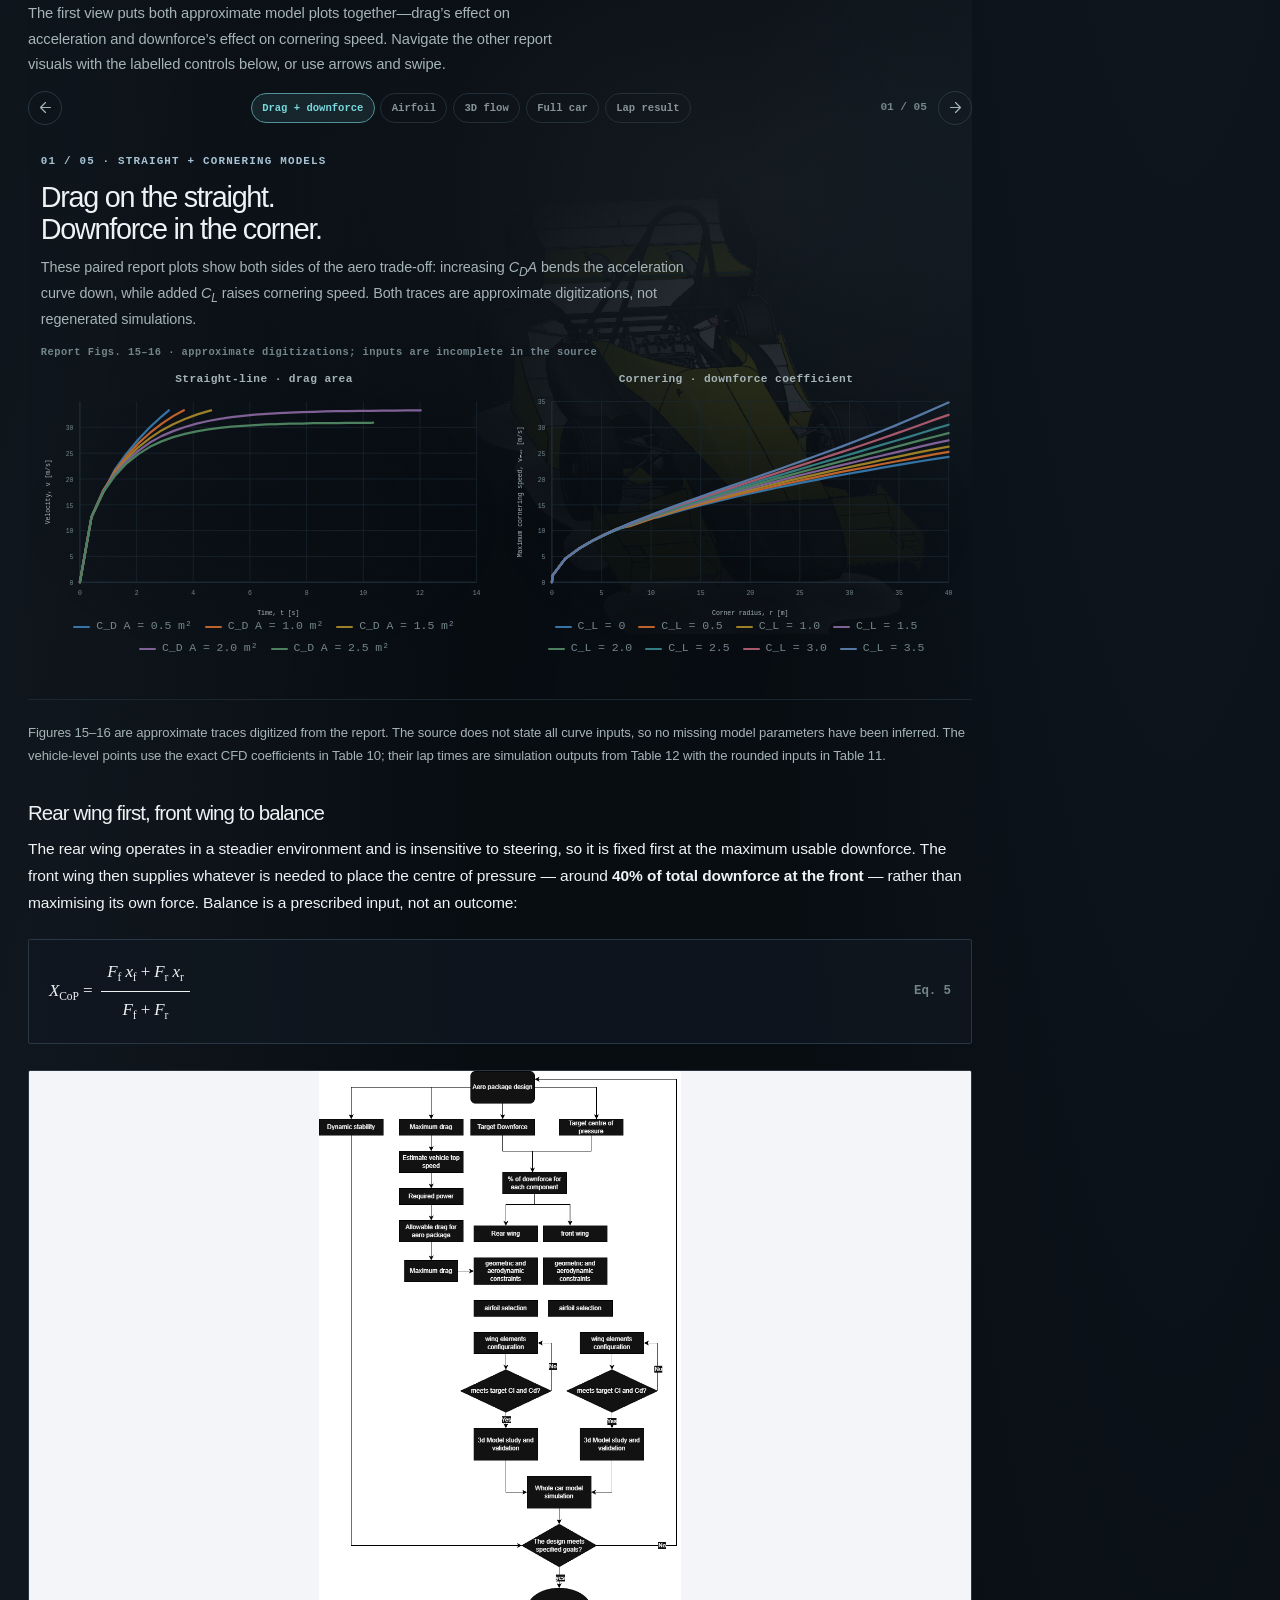
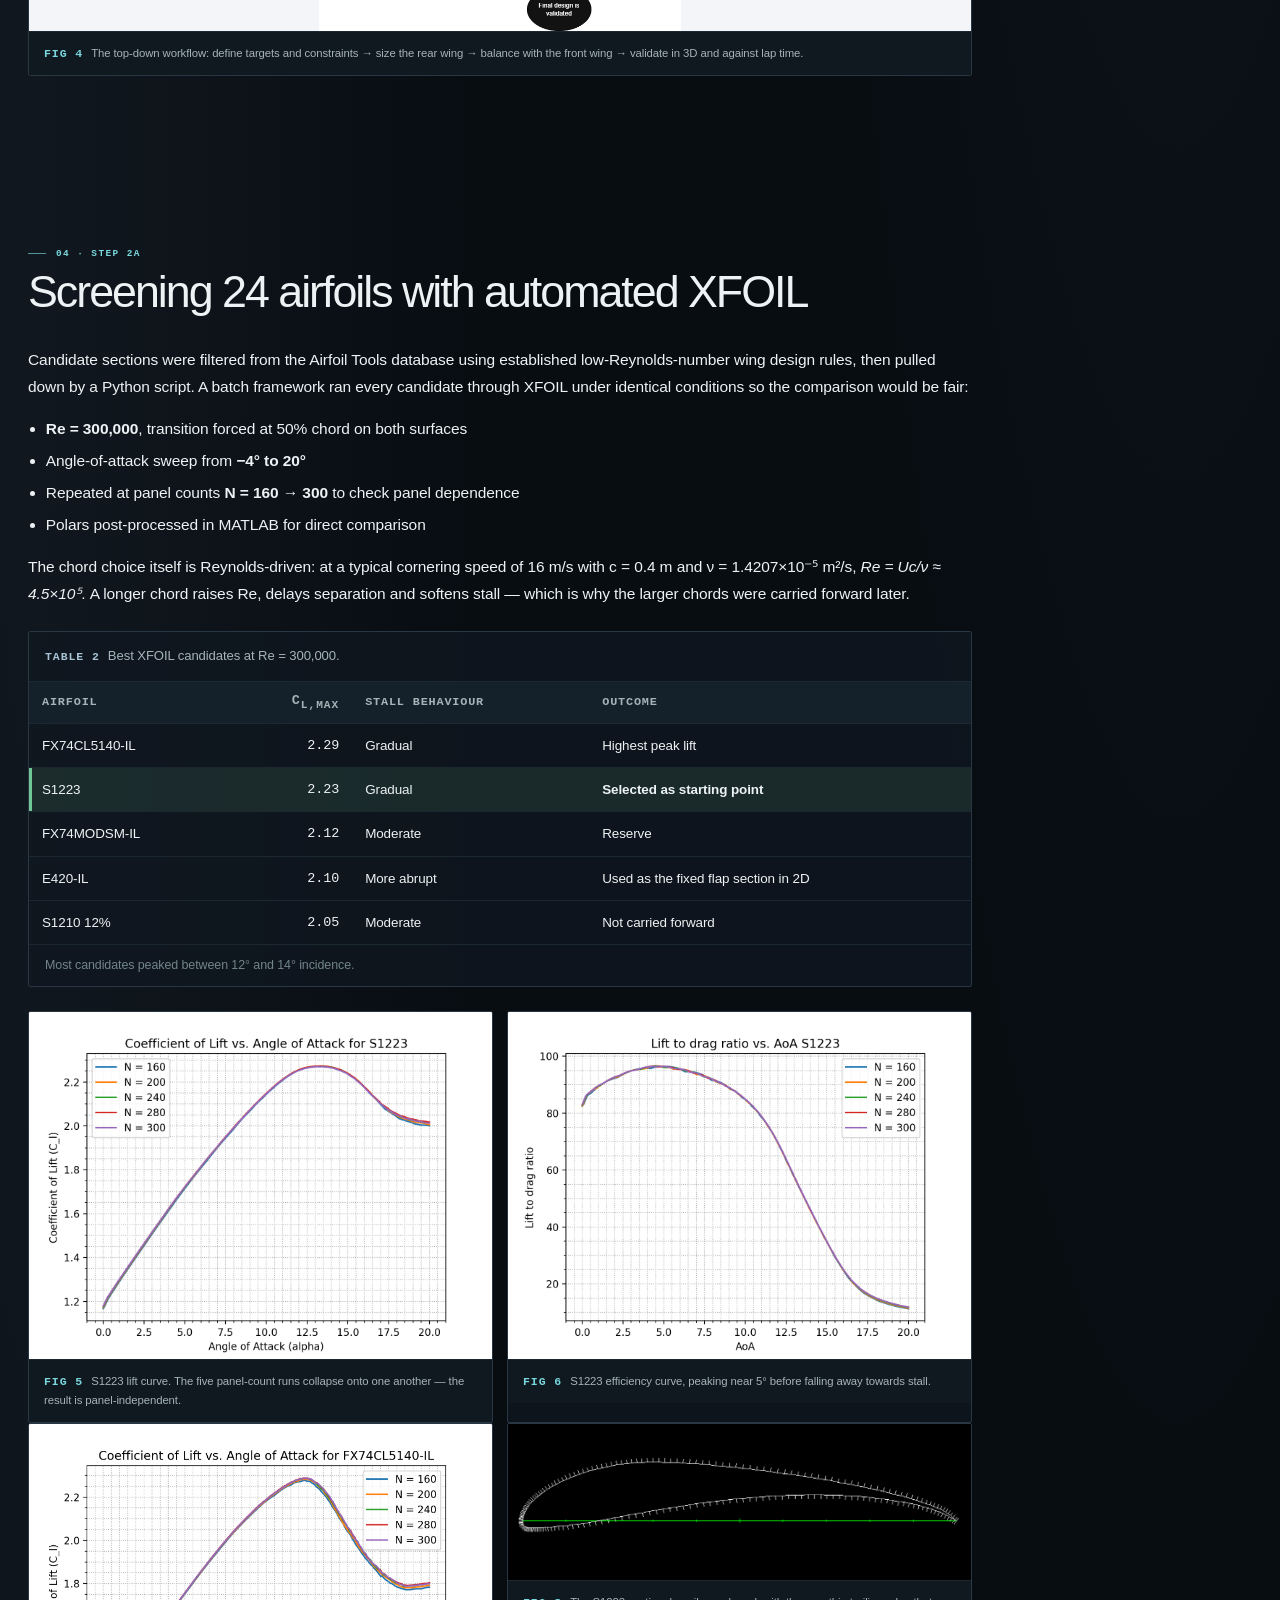
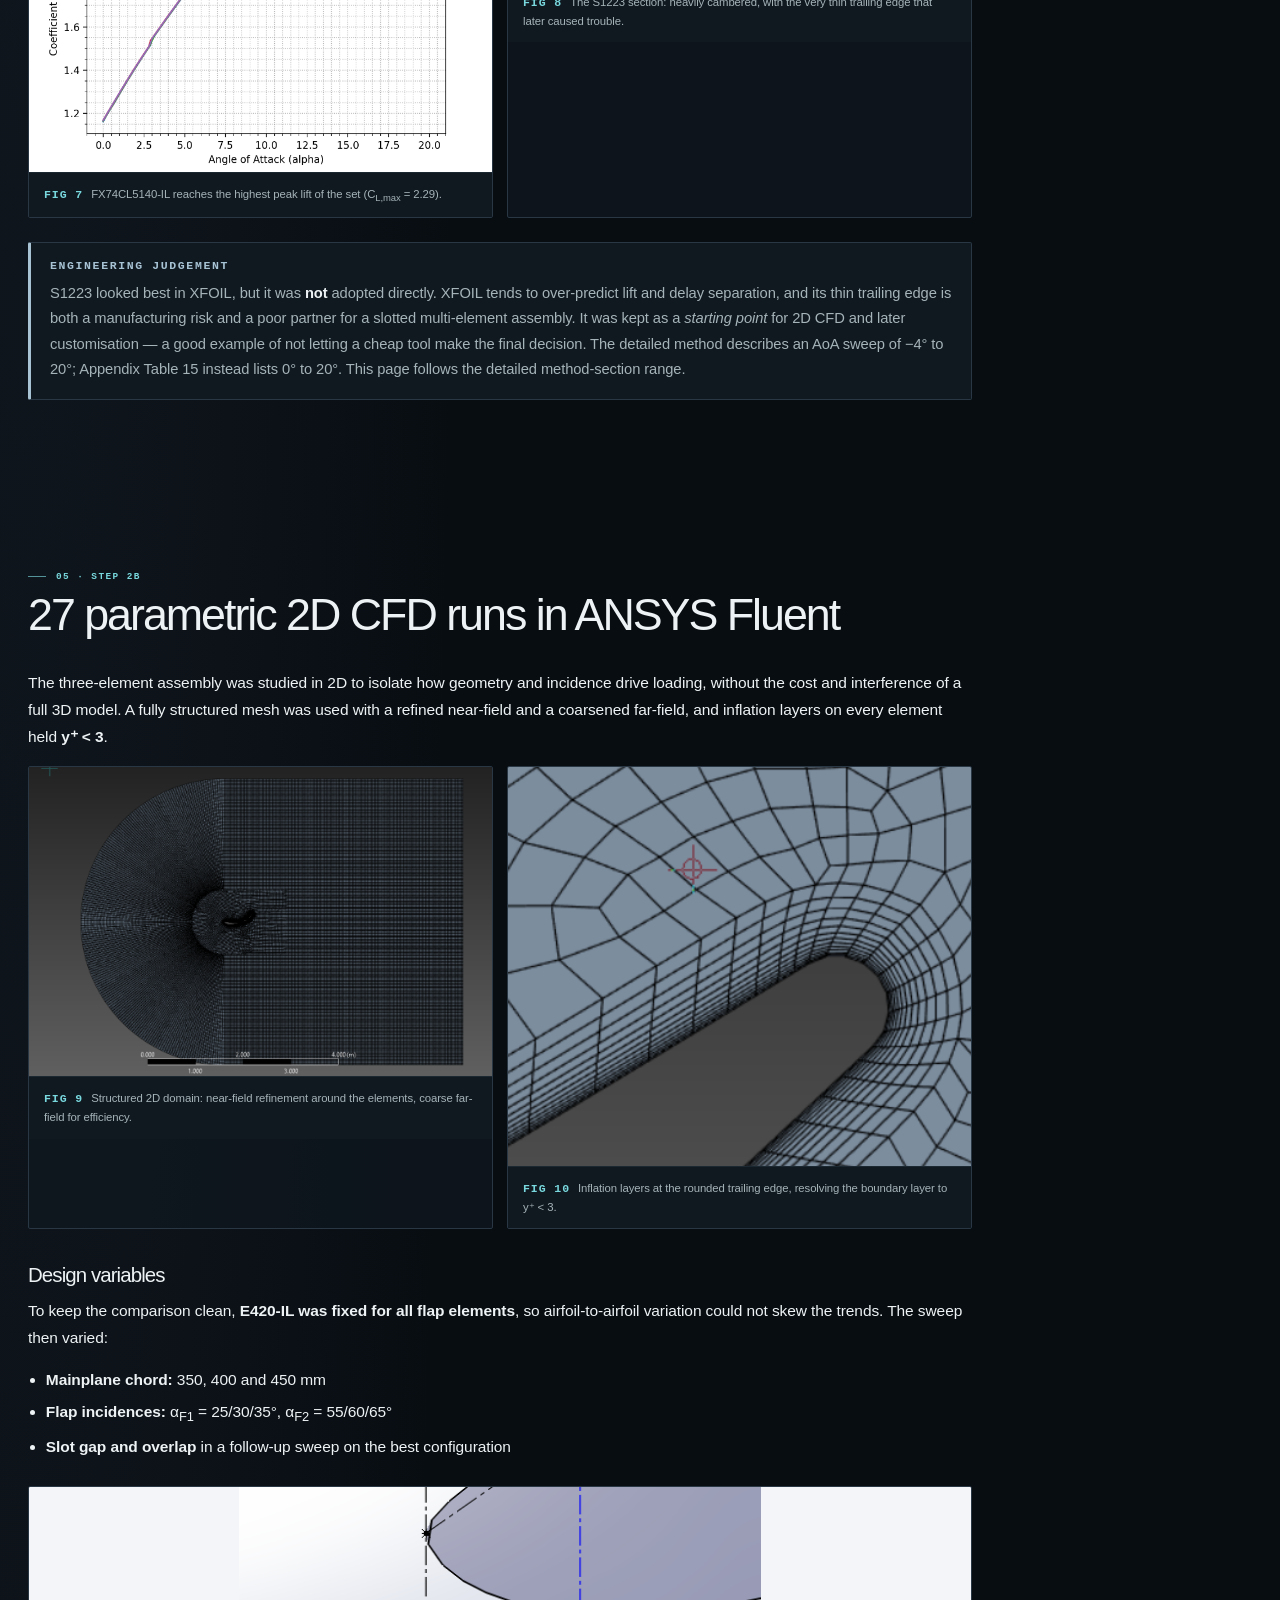
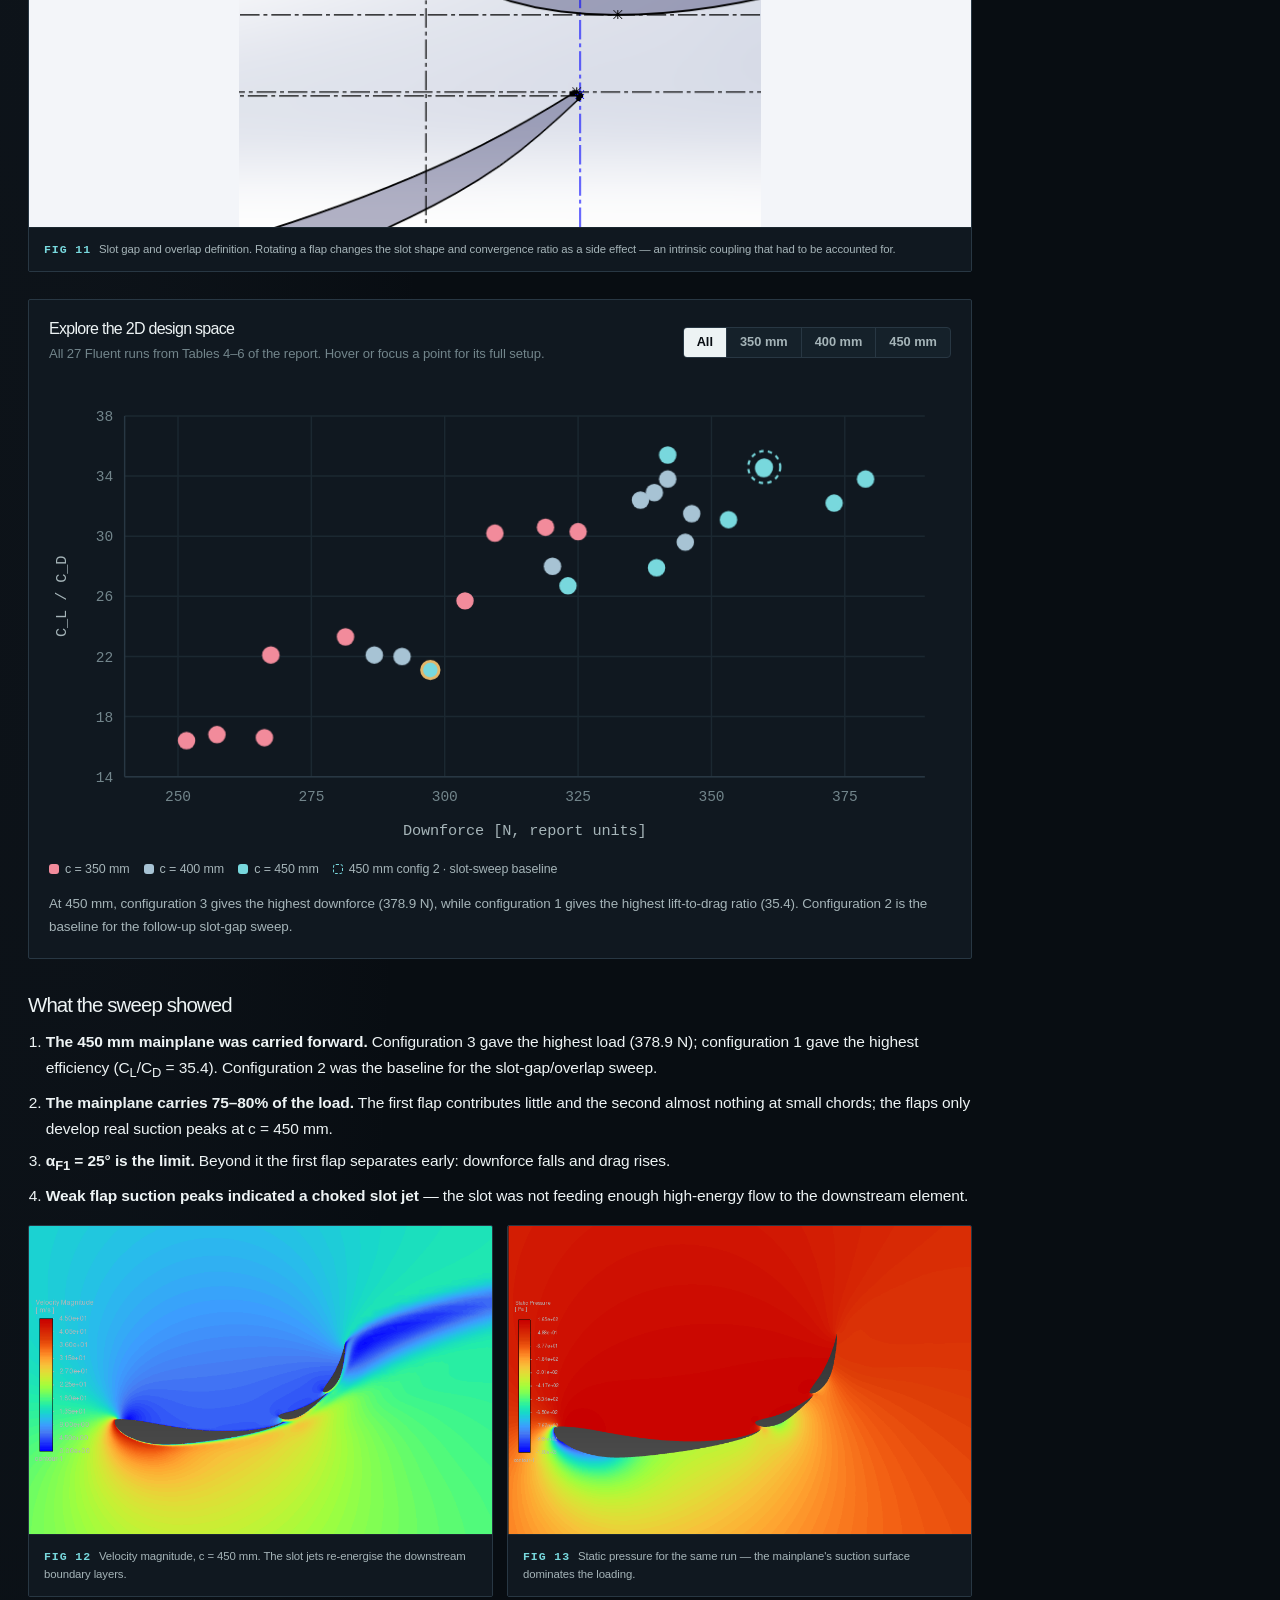
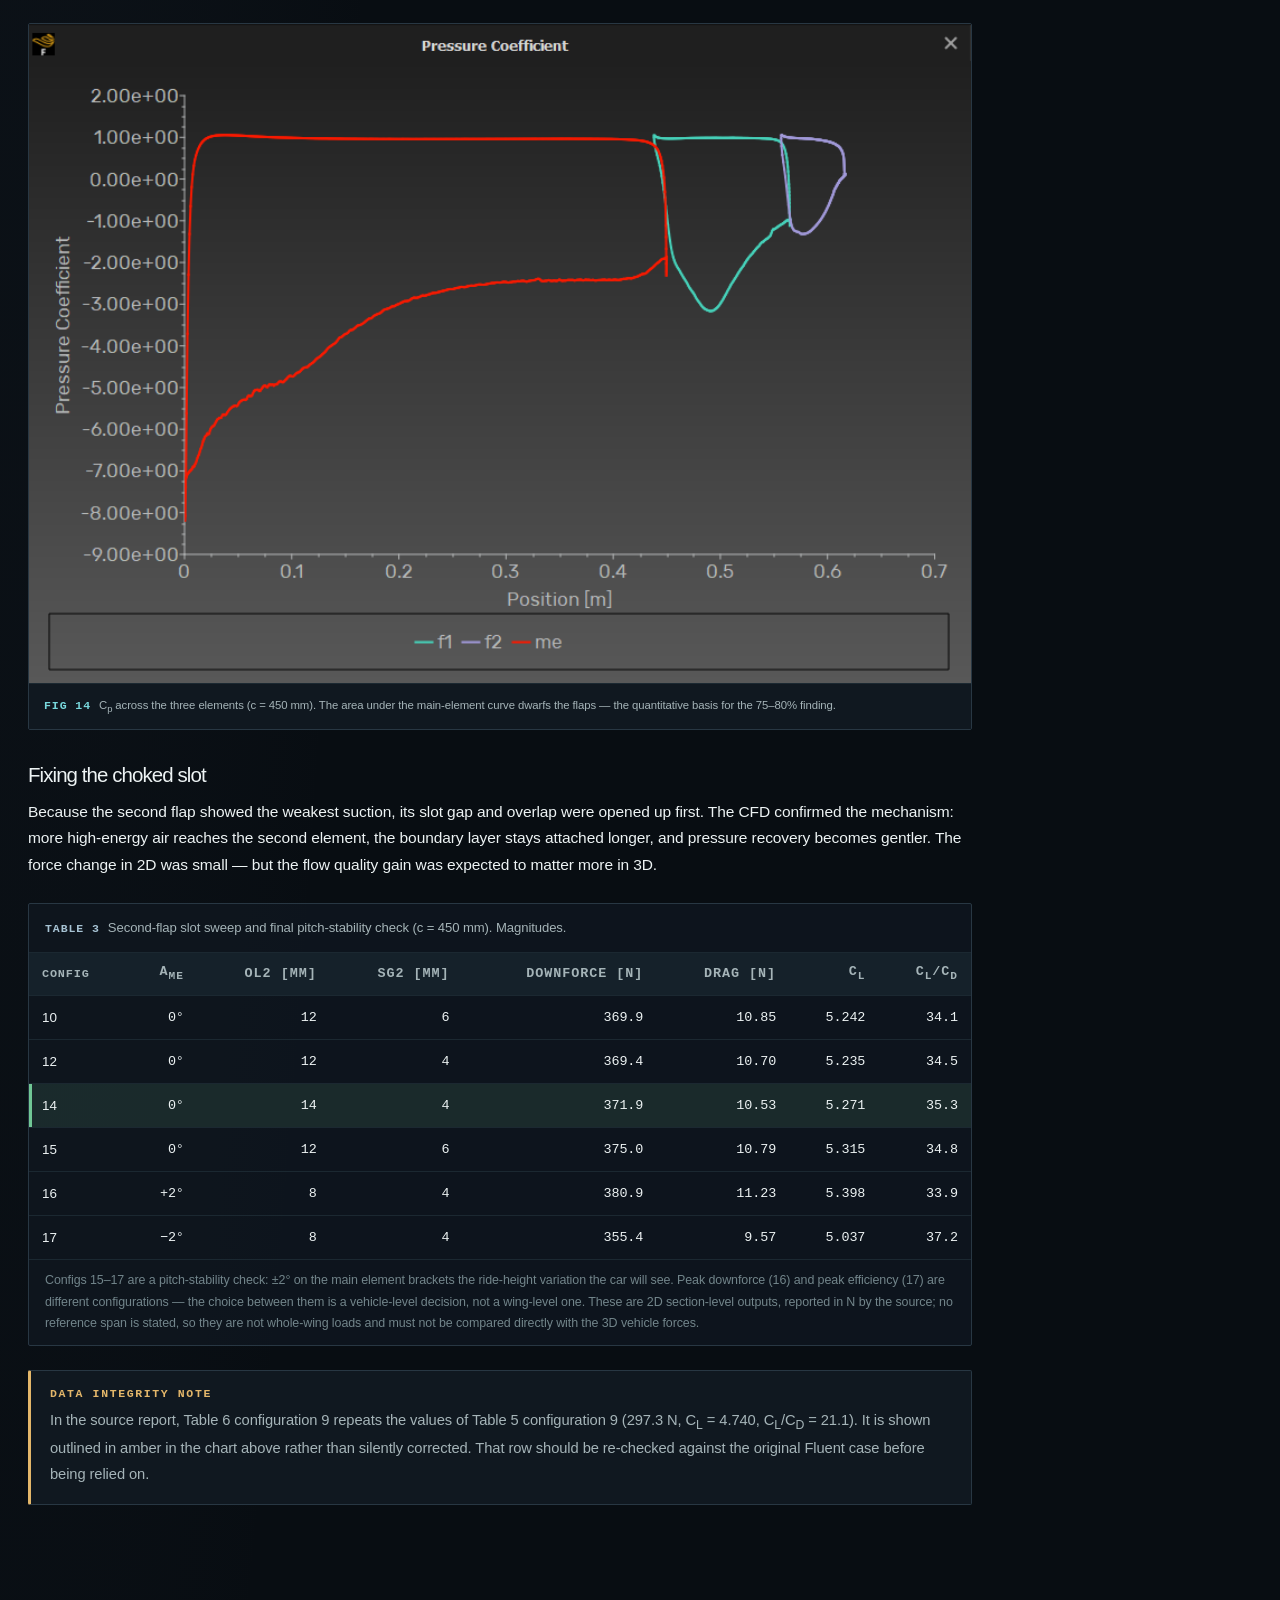
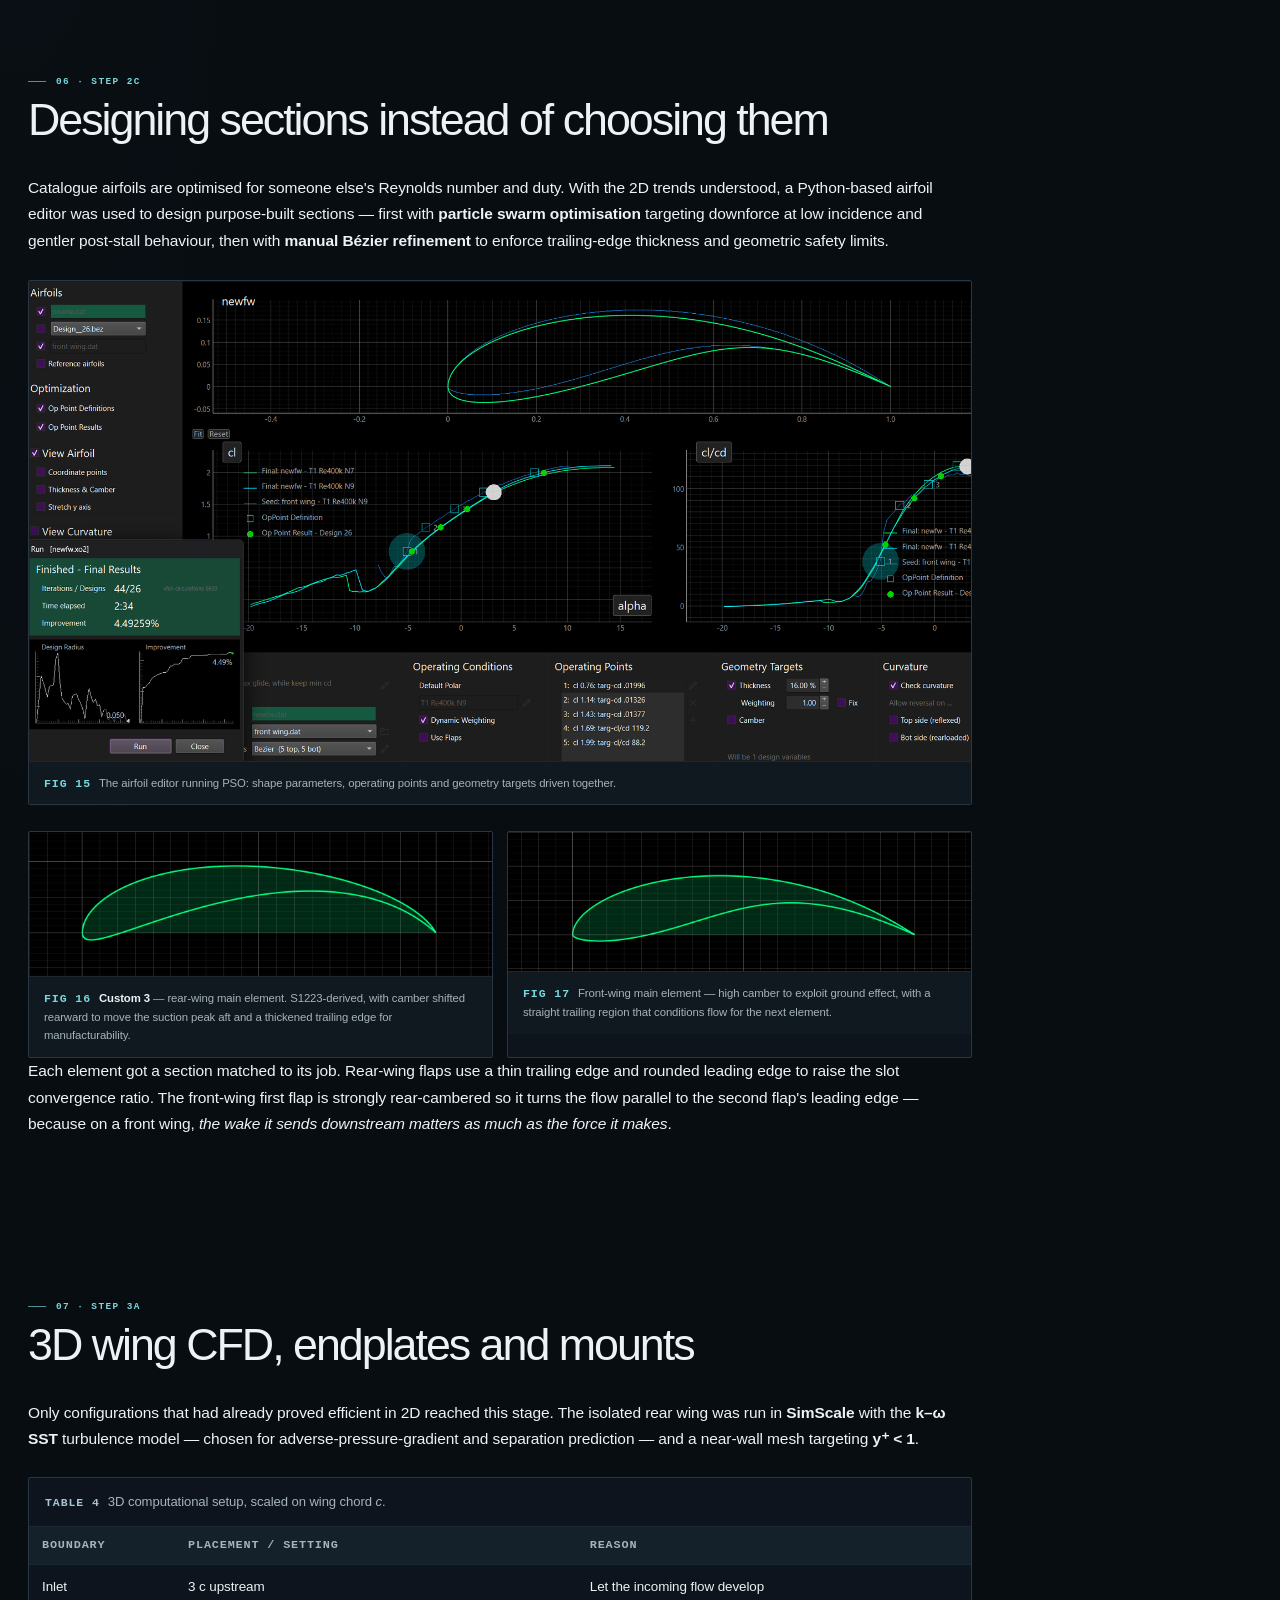
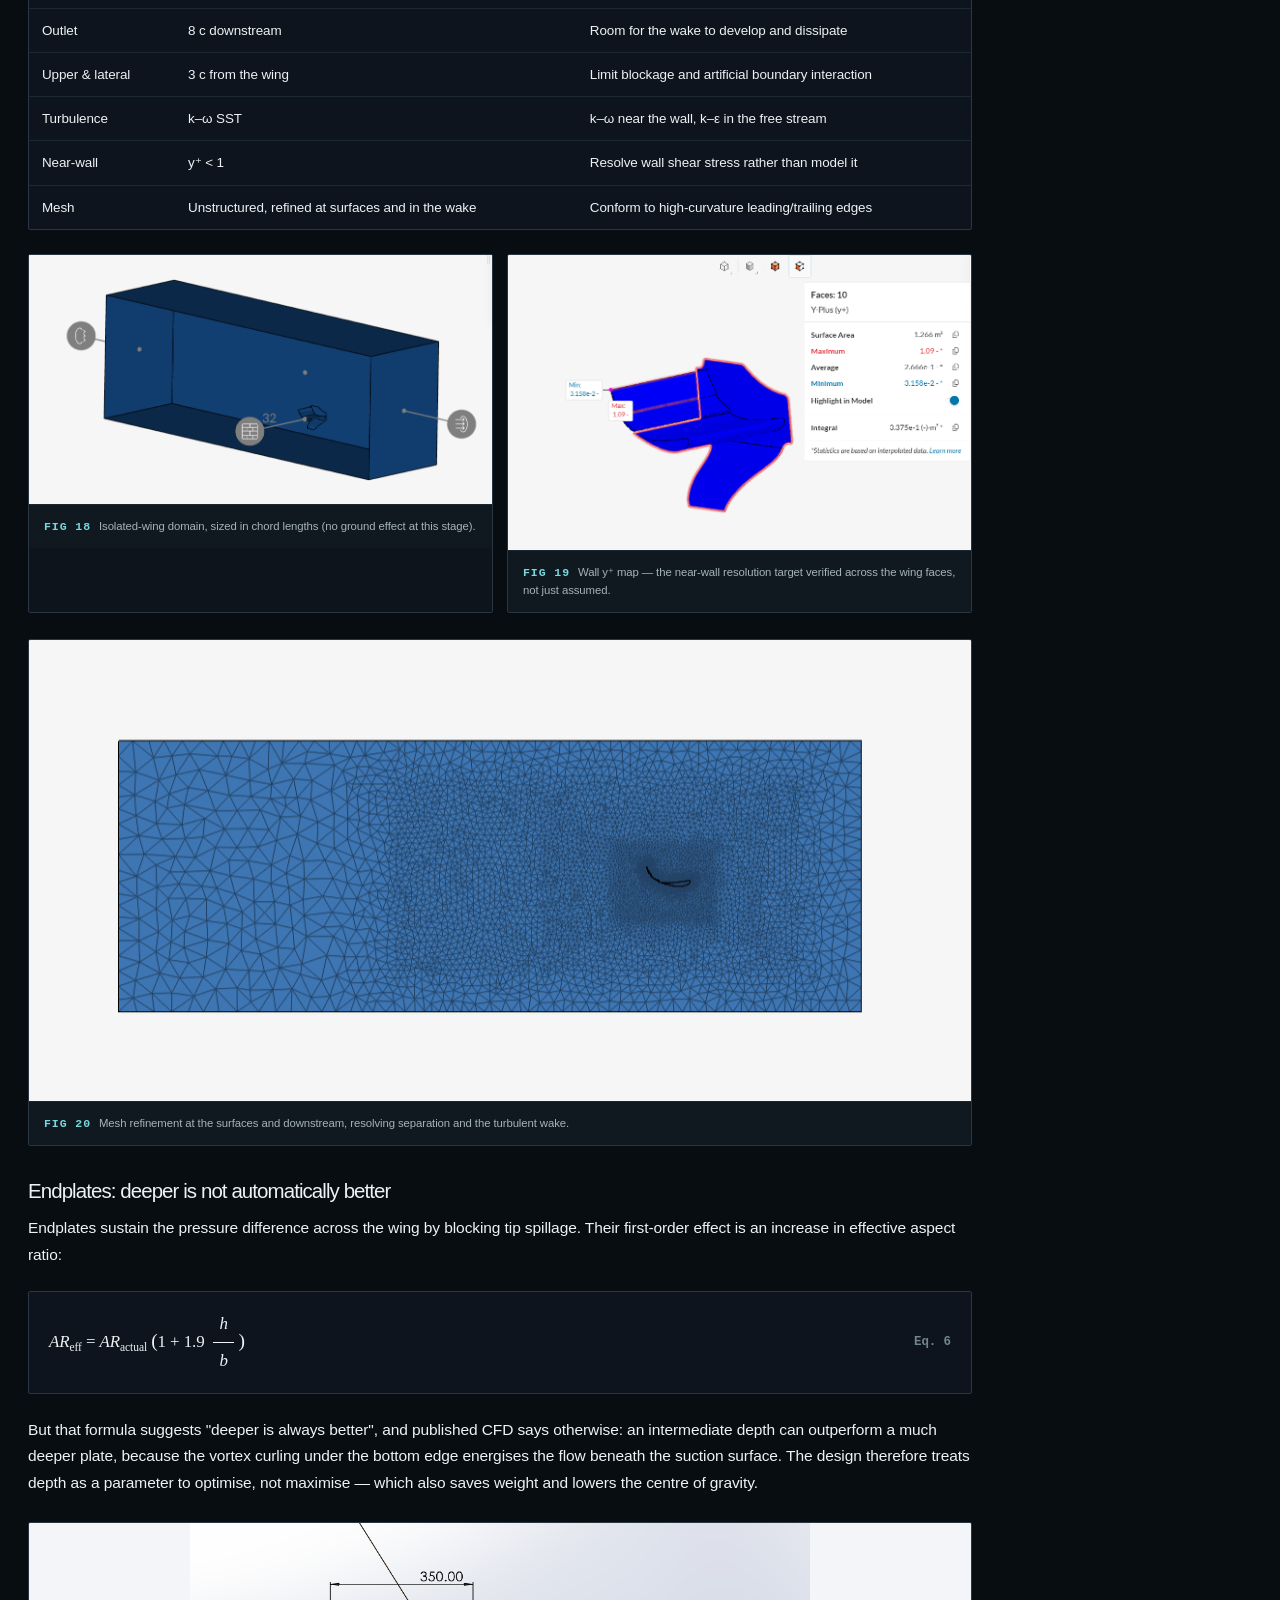
<file: projects/formula-student.html>
<!doctype html>
<html lang="en" data-theme="dark">
<head>
<meta charset="utf-8">
<meta name="viewport" content="width=device-width, initial-scale=1">
<title>Formula Student Aerodynamics — Haithem Benaida</title>
<meta name="description" content="Design and CFD evaluation of a downforce-driven aero package for a Formula Student car: drag-power budget, XFOIL screening, 27 parametric 2D CFD runs, PSO custom airfoils, 3D and full-vehicle CFD, underbody devices and lap-time simulation.">
<meta name="author" content="Haithem Abd Allah Benaida">
<meta property="og:title" content="Formula Student Aerodynamics — ENP Racing Team">
<meta property="og:description" content="A downforce package derived from a drag-power budget: 460 N downforce for 296 N drag, C_L 3.35 with underbody devices, and a 2.4% simulated lap-time gain.">
<meta property="og:image" content="../assets/formula-student/car-wings-pressure-3d.png">
<link rel="stylesheet" href="../assets/css/site.css">
<link rel="stylesheet" href="../assets/css/atmosphere.css">
<link rel="icon" href="data:image/svg+xml,<svg xmlns='http://www.w3.org/2000/svg' viewBox='0 0 32 32'><rect width='32' height='32' rx='8' fill='%232459c4'/><text x='16' y='22' font-family='monospace' font-size='16' font-weight='bold' text-anchor='middle' fill='%23ffffff'>HB</text></svg>">
</head>
<body class="formula-page">
<a class="skip" href="#main">Skip to content</a>

<nav class="nav">
  <div class="wrap nav-in">
    <a class="brand" href="../index.html"><span class="brand-mark">HB</span> Haithem Benaida</a>
    <div class="nav-links" id="navLinks">
      <a href="../index.html#work">Work</a>
      <a href="formula-student.html" aria-current="page">Formula Student</a>
      <a href="formula-student-bodywork.html">Bodywork</a>
      <a href="riyah.html">Riyah</a>
      <a href="rocketry.html">Rocketry</a>
      <a href="../cv.html">CV</a>
      <a href="../index.html#contact">Contact</a>
    </div>
    <button class="icon-btn nav-toggle" id="navToggle" aria-label="Toggle navigation" aria-expanded="false">
      <svg viewBox="0 0 24 24" fill="none" stroke="currentColor" stroke-width="2" stroke-linecap="round"><path d="M3 6h18M3 12h18M3 18h18"/></svg>
    </button>
    <button class="icon-btn" id="themeBtn" aria-label="Switch theme"></button>
  </div>
</nav>

<header class="hero">
  <div class="wrap">
    <div class="eyebrow">Case study · Vehicle aerodynamics</div>
    <h1 style="max-width:20ch">Formula Student<br><span class="grad">aero package.</span></h1>
    <p class="lede">
      Design and CFD evaluation of a downforce-driven aerodynamic package for a low-speed,
      corner-dominated race car — developed from the rulebook and a power budget upwards,
      then tested against lap time rather than against a force number.
    </p>
    <div class="chips">
      <span class="chip chip-accent">Role: Head of Aerodynamics</span>
      <span class="chip">ENP Racing Team</span>
      <span class="chip">École Nationale Polytechnique, Algiers</span>
      <span class="chip">October 2026</span>
      <span class="badge sim">Simulation study</span>
    </div>
  </div>
</header>

<main id="main" class="wrap">
  <div class="report">
    <div class="report-main">

      <!-- ============ 1. Overview ============ -->
      <section id="overview">
        <div class="eyebrow">01 · Overview</div>
        <h2 style="margin-top:.55rem">The argument in one paragraph</h2>
        <p>
          Formula Student circuits are slow and corner-dominated, so the car is
          <strong>traction-limited, not power-limited</strong>: the engine sits at wide-open throttle
          only 15–20% of a lap. That single observation sets the whole design direction — buy tyre
          grip with downforce and pay for it in drag, because drag is cheap at these speeds. The
          study derives how much drag is affordable, designs the rear wing first as the stable
          primary device, then sizes the front wing to place the centre of pressure where the
          chassis wants it.
        </p>

        <figure class="figure">
          <div class="figure-media">
            <img src="../assets/formula-student/underbody-devices.png" alt="Side view of the Formula Student car CAD with the complete aerodynamic package: front wing, rear wing on swan-neck mounts, side diffusers and underbody walls." loading="eager" decoding="async">
          </div>
          <figcaption><span class="fig-num">Fig 1</span>The complete package on the vehicle geometry — front wing with footplate, three-element rear wing on swan-neck mounts, lateral side diffusers and vertical underbody walls.</figcaption>
        </figure>

        <div class="metrics" style="margin:1.8rem 0">
          <div class="metric">
            <span class="metric-val">460<span class="unit">N</span></span>
            <span class="metric-label">Downforce, wings</span>
            <span class="metric-note">against 296 N drag</span>
          </div>
          <div class="metric">
            <span class="metric-val">2.69</span>
            <span class="metric-label">C<sub>L</sub> with wings</span>
            <span class="metric-note">C<sub>D</sub> = 1.73</span>
          </div>
          <div class="metric">
            <span class="metric-val">3.35</span>
            <span class="metric-label">C<sub>L</sub> full package</span>
            <span class="metric-note">C<sub>D</sub> ≈ 1.70 — drag unchanged</span>
          </div>
          <div class="metric">
            <span class="metric-val">1.97</span>
            <span class="metric-label">Final C<sub>L</sub>/C<sub>D</sub></span>
            <span class="metric-note">up from 1.56, wings only</span>
          </div>
          <div class="metric">
            <span class="metric-val">−2.12<span class="unit">s</span></span>
            <span class="metric-label">Lap-time gain</span>
            <span class="metric-note">86.71 → 84.59 s (−2.4%)</span>
          </div>
        </div>

        <div class="callout warn">
          <span class="callout-title">Read this first</span>
          <p class="mb-0">
            This is a <strong>theoretical study of the design process</strong>. All aerodynamic and lap-time
            results come from simulation; rulebook limits and literature/reference values are inputs, not
            simulation outputs. There is no wind-tunnel or on-track validation, and the full-car geometry
            used components that were not yet in their final form. The results are meaningful as
            <em>relative comparisons between configurations run under identical assumptions</em> — not as
            predictions of competition performance.
          </p>
        </div>
      </section>

      <!-- ============ 2. Constraints ============ -->
      <section id="constraints">
        <div class="eyebrow">02 · Constraints</div>
        <h2 style="margin-top:.55rem">The rules decide the shape before physics does</h2>
        <p>
          Aerodynamic devices are bounded by a technical envelope, a dimensional envelope and a
          structural test. Working inside them from the start avoids designing a wing that cannot
          be raced.
        </p>
        <div class="table-wrap">
          <table>
            <caption><span class="fig-num">Table 1</span>Constraint envelope used to bound the design.</caption>
            <thead><tr><th>Constraint</th><th>Requirement</th><th>Design consequence</th></tr></thead>
            <tbody>
              <tr><td>Powered devices</td><td>No powered aerodynamic device (e.g. suction fan)</td><td>All downforce must be passive</td></tr>
              <tr><td>Front device height</td><td>&lt; 500 mm above ground; &lt; 250 mm if outboard ahead of the front axle</td><td>Low, wide front wing with footplate</td></tr>
              <tr><td>Rear device height</td><td>&lt; 1.1 m</td><td>Sets rear-wing mounting height</td></tr>
              <tr><td>Width</td><td>Above 500 mm: within the inner edge of the rear tyres</td><td>Rear track 1350 mm − 2×190 mm tyre ⇒ <strong>≈1160 mm usable span</strong></td></tr>
              <tr><td>Longitudinal</td><td>≤ 700 mm ahead of front tyres; ≤ 250 mm behind rear tyres</td><td>Bounds wing overhang and moment arm</td></tr>
              <tr><td>Edge radii</td><td>≥ 5 mm horizontal, ≥ 3 mm vertical on forward-facing edges</td><td>Leading edges cannot be arbitrarily sharp</td></tr>
              <tr><td>Main load test</td><td>200 N over ≥ 225 cm², deflection ≤ 10 mm</td><td>Drives rib and mount stiffness</td></tr>
              <tr><td>Point load test</td><td>50 N anywhere, deflection ≤ 25 mm</td><td>Local skin and rib sizing</td></tr>
            </tbody>
          </table>
          <div class="table-note">Deflection limits scale proportionally if a lower test force is applied. Suspension travel is excluded from the measurement.</div>
        </div>
        <p>
          The span limit matters more than it looks. Lift coefficient scales roughly with
          <span class="v">1/(1 + 2/AR)</span>, so using the whole permitted width is the cheapest
          efficiency gain available — it reduces induced drag without touching the section design.
        </p>
      </section>

      <!-- ============ 3. Strategy ============ -->
      <section id="strategy">
        <div class="eyebrow">03 · Strategy</div>
        <h2 style="margin-top:.55rem">Step 1 — how much drag can we afford?</h2>
        <p>
          The report expresses pressure differences through the pressure coefficient, then integrates
          those loads over the reference area. Here <i>C<sub>L</sub></i> is taken as positive for downforce.
        </p>
        <div class="eq">
          <span class="eq-body"><i>q</i> = ½ ρ <i>v</i><sup>2</sup>, &nbsp; <i>p</i> = <i>C<sub>p</sub>q</i>, &nbsp; <i>L</i> = <i>C<sub>L</sub>qA</i>, &nbsp; <i>D</i> = <i>C<sub>D</sub>qA</i></span>
          <span class="eq-num">Report (1–3)</span>
        </div>
        <p>
          Power absorbed by drag grows with the cube of speed. With air density
          ρ = 1.225 kg/m³ and <span class="v">P</span> in kW:
        </p>
        <div class="eq">
          <span class="eq-body"><i>P</i> = ½ ρ <i>C<sub>D</sub> A v</i><sup>3</sup> ≈ <span class="frac"><span><i>C<sub>D</sub> A v</i><sup>3</sup></span><span>1633</span></span></span>
          <span class="eq-num">Eq. 1</span>
        </div>
        <p>
          The car is assumed to run a CBR600RR engine developing <strong>51.5 kW at 8000 rpm</strong>.
          With about 12% drivetrain loss, <strong>45.32 kW</strong> reaches the wheels. Taking a baseline
          drag area from comparable cars (C<sub>D</sub> = 0.83, A = 0.9 m², 2003 Monash FS) at the
          track's typical maximum of 120 km/h (33.3 m/s), the power left over for drag-inducing devices is:
        </p>
        <div class="table-wrap">
          <table>
            <caption>Comparable Formula Student baseline data (source report Table 2).</caption>
            <thead><tr><th>Reference car</th><th class="num">C<sub>D</sub></th><th class="num">Frontal area [m²]</th></tr></thead>
            <tbody>
              <tr class="best"><td>2003 Monash FS · used for the budget</td><td class="num">0.83</td><td class="num">0.90</td></tr>
              <tr><td>2014 Huddersfield FS</td><td class="num">0.71</td><td class="num">0.89</td></tr>
            </tbody>
          </table>
        </div>
        <div class="eq">
          <span class="eq-body"><i>P<sub>s</sub></i> = <i>P<sub>E</sub></i> − <span class="frac"><span><i>C<sub>D</sub> A v</i><sup>3</sup></span><span>1633</span></span> = <strong>28.382 kW</strong></span>
          <span class="eq-num">Eq. 2</span>
        </div>
        <p>
          Inverting Eq. 1 for that budget gives the rear-wing drag area the design is allowed to spend —
          the number that sizes the whole rear wing:
        </p>
        <div class="eq">
          <span class="eq-body"><i>C</i><sub>D,R</sub><i>A</i><sub>R</sub> = <span class="frac"><span>1633 <i>P<sub>s</sub></i></span><span><i>v</i><sup>3</sup></span></span> = <strong>1.25 m²</strong></span>
          <span class="eq-num">Eq. 3</span>
        </div>

        <div class="callout result">
          <span class="callout-title">Why this is the right way round</span>
          <p class="mb-0">
            Roughly <strong>28.4 of the 45.3 kW</strong> at the wheels can be spent on wing drag without
            hurting top speed or acceleration. That is a very large allowance, and it is what justifies
            an aggressive multi-element package instead of a low-drag one. The budget is set
            <em>before</em> any geometry exists.
          </p>
        </div>

        <h3>Checking the trade-off analytically</h3>
        <p>
          Two closed-form studies test the premise before any CFD. Integrating the constant-power
          acceleration equation gives the time to reach a speed as a function of drag area; balancing
          tyre friction against centripetal demand gives the cornering speed as a function of downforce:
        </p>
        <div class="eq">
          <span class="eq-body"><i>a</i> = <span class="frac"><span>d<i>v</i></span><span>d<i>t</i></span></span> = <span class="frac"><span><i>F<sub>M</sub></i> − ½ ρ <i>C<sub>D</sub>A v</i><sup>2</sup></span><span><i>m</i></span></span>, &nbsp; <i>P</i> = <i>F<sub>M</sub>v</i>, &nbsp; <i>k</i> = ½ ρ <i>C<sub>D</sub>A</i></span>
          <span class="eq-num">Report (5–6)</span>
        </div>
        <details class="formula-derivation">
          <summary>Full constant-power time-to-speed relation (report Eqs. 6–8)</summary>
          <p>Rearranging the constant-power model gives the integral below. Define <i>v</i><sub>∞</sub> = (<i>P</i>/<i>k</i>)<sup>1/3</sup>, <i>s</i> = <i>v</i>/<i>v</i><sub>∞</sub>, and <i>s</i><sub>0</sub> = <i>v</i><sub>0</sub>/<i>v</i><sub>∞</sub>:</p>
          <div class="eq equation-wide">
            <span class="eq-body">d<i>t</i> = <span class="frac"><span><i>m v</i></span><span><i>P</i> − <i>k v</i><sup>3</sup></span></span>d<i>v</i>; &nbsp; <i>T</i> = <span class="frac"><span><i>m</i></span><span><i>k v</i><sub>∞</sub></span></span> ∫<sub><i>s</i><sub>0</sub></sub><sup><i>s</i></sup> <span class="frac"><span>σ dσ</span><span>1 − σ<sup>3</sup></span></span></span>
          </div>
          <div class="eq equation-wide">
            <span class="eq-body"><i>T</i> = <span class="frac"><span><i>m</i></span><span>3<i>k v</i><sub>∞</sub></span></span> [ −ln <span class="frac"><span>1 − <i>s</i></span><span>1 − <i>s</i><sub>0</sub></span></span> + ½ ln <span class="frac"><span>1 + <i>s</i> + <i>s</i><sup>2</sup></span><span>1 + <i>s</i><sub>0</sub> + <i>s</i><sub>0</sub><sup>2</sup></span></span> − √3 ( arctan <span class="frac"><span>2<i>s</i> + 1</span><span>√3</span></span> − arctan <span class="frac"><span>2<i>s</i><sub>0</sub> + 1</span><span>√3</span></span> ) ]</span>
          </div>
          <p class="muted mb-0">The report notes that this constant-power model omits tyre slip and gear changes; the plotted curves are indicative, not a vehicle-performance prediction.</p>
        </details>
        <div class="eq">
          <span class="eq-body">μ<sub>f</sub> ( <i>m g</i> + ½ ρ <i>C<sub>L</sub>A v</i><sub>max</sub><sup>2</sup> ) = <span class="frac"><span><i>m v</i><sub>max</sub><sup>2</sup></span><span><i>r</i></span></span>; &nbsp; <i>v</i><sub>max</sub> = √<span class="sqrt"><span class="frac"><span>μ<sub>f</sub><i>m g</i></span><span><span class="frac"><span><i>m</i></span><span><i>r</i></span></span> − ½ μ<sub>f</sub>ρ<i>C<sub>L</sub>A</i></span></span></span></span>
          <span class="eq-num">Report (9–10)</span>
        </div>
        <div class="aero-deck" id="aeroStory" role="region" aria-roledescription="carousel" aria-label="Formula Student aerodynamic plot story">
          <div class="aero-deck-heading">
            <div class="eyebrow">Analysis gallery · selected results from 53 pages</div>
            <h3>Follow the load—from drag budget to lap time</h3>
            <p>The first view puts both approximate model plots together—drag’s effect on acceleration and downforce’s effect on cornering speed. Navigate the other report visuals with the labelled controls below, or use arrows and swipe.</p>
          </div>
          <div class="aero-deck-controls" aria-label="Plot navigation">
            <button class="aero-arrow" id="aeroStoryPrev" type="button" aria-label="Previous plot">
              <svg viewBox="0 0 24 24" aria-hidden="true"><path d="M19 12H5m7 7-7-7 7-7"/></svg>
            </button>
            <div class="aero-deck-navigation" role="group" aria-label="Choose plot slide">
              <button class="aero-step is-active" type="button" data-aero-slide="0" aria-label="Show drag and downforce model plots" aria-current="true">Drag + downforce</button>
              <button class="aero-step" type="button" data-aero-slide="1" aria-label="Show S1223 airfoil plot">Airfoil</button>
              <button class="aero-step" type="button" data-aero-slide="2" aria-label="Show three-dimensional flow visualization">3D flow</button>
              <button class="aero-step" type="button" data-aero-slide="3" aria-label="Show full-vehicle trade-off plot">Full car</button>
              <button class="aero-step" type="button" data-aero-slide="4" aria-label="Show simulated lap result">Lap result</button>
            </div>
            <output class="aero-deck-status" id="aeroStoryStatus" aria-live="polite">01 / 05</output>
            <button class="aero-arrow" id="aeroStoryNext" type="button" aria-label="Next plot">
              <svg viewBox="0 0 24 24" aria-hidden="true"><path d="M5 12h14m-7-7 7 7-7 7"/></svg>
            </button>
          </div>
          <div class="aero-deck-viewport" id="aeroStoryViewport" tabindex="0" aria-label="Plot slides; use left and right arrow keys to navigate">
            <div class="aero-deck-track" id="aeroStoryTrack">
              <article class="aero-slide aero-slide-model-pair" data-scene="drag" role="group" aria-roledescription="slide" aria-label="1 of 5: drag and downforce effects" aria-hidden="false">
                <div class="aero-slide-copy">
                  <span class="aero-slide-index">01 / 05 · STRAIGHT + CORNERING MODELS</span>
                  <h4>Drag on the straight. Downforce in the corner.</h4>
                  <p>These paired report plots show both sides of the aero trade-off: increasing <i>C<sub>D</sub>A</i> bends the acceleration curve down, while added <i>C<sub>L</sub></i> raises cornering speed. Both traces are approximate digitizations, not regenerated simulations.</p>
                  <span class="aero-source">Report Figs. 15–16 · approximate digitizations; inputs are incomplete in the source</span>
                </div>
                <div class="aero-model-pair">
                  <div class="aero-slide-plot">
                    <div class="aero-plot-title">Straight-line · drag area</div>
                    <svg id="fsAccelerationPlot" class="chart" role="img" aria-label="Approximate digitized velocity versus time curves for drag areas from 0.5 to 2.5 square metres, from report Figure 15."></svg>
                    <div id="fsAccelerationLegend" class="chart-legend" aria-label="Drag-area series"></div>
                  </div>
                  <div class="aero-slide-plot">
                    <div class="aero-plot-title">Cornering · downforce coefficient</div>
                    <svg id="fsCorneringPlot" class="chart" role="img" aria-label="Approximate digitized maximum cornering speed versus corner radius for downforce coefficients from zero to 3.5, from report Figure 16."></svg>
                    <div id="fsCorneringLegend" class="chart-legend" aria-label="Downforce-coefficient series"></div>
                  </div>
                </div>
              </article>
              <article class="aero-slide" data-scene="airfoil" role="group" aria-roledescription="slide" aria-label="2 of 5: S1223 airfoil lift curve" aria-hidden="true" inert>
                <div class="aero-slide-copy">
                  <span class="aero-slide-index">02 / 05 · AIRFOIL SCREENING</span>
                  <h4>From section shape to lift curve</h4>
                  <p>The S1223 was retained as a starting point after XFOIL screening at Re = 300,000. The five panel-count traces nearly coincide; the report’s exact peak-lift summary is tabulated in the screening section.</p>
                  <span class="aero-source">Report Fig. 21 · original analysis plot; raw polars not supplied</span>
                </div>
                <div class="aero-slide-visual">
                  <figure>
                    <img src="../assets/formula-student/xfoil-s1223-cl.png" alt="Original XFOIL coefficient-of-lift versus angle-of-attack plot for S1223 at five panel counts, N = 160–300." loading="lazy" decoding="async">
                    <figcaption>S1223 · lift coefficient by angle of attack · N = 160–300</figcaption>
                  </figure>
                </div>
              </article>
              <article class="aero-slide" data-scene="flow" role="group" aria-roledescription="slide" aria-label="3 of 5: isolated rear-wing flow visualization" aria-hidden="true" inert>
                <div class="aero-slide-copy">
                  <span class="aero-slide-index">03 / 05 · THREE-DIMENSIONAL CFD</span>
                  <h4>Where the wing sheds its wake</h4>
                  <p>The isolated-wing study resolves the three-dimensional tip vortex and wake. This is a source CFD visualization—not a new computed result—and complements the tabulated coefficient comparisons later in the report.</p>
                  <span class="aero-source">Own CFD visualization · isolated-wing study</span>
                </div>
                <div class="aero-slide-visual aero-slide-visual-flow">
                  <figure>
                    <img src="../assets/formula-student/rear-wing-streamlines.png" alt="Three-dimensional CFD streamlines around the isolated rear wing, coloured by velocity magnitude and showing the tip vortex and wake." loading="lazy" decoding="async">
                    <figcaption>Isolated rear wing · streamlines coloured by velocity magnitude</figcaption>
                  </figure>
                </div>
              </article>
              <article class="aero-slide" data-scene="vehicle" role="group" aria-roledescription="slide" aria-label="4 of 5: full-vehicle drag and downforce" aria-hidden="true" inert>
                <div class="aero-slide-copy">
                  <span class="aero-slide-index">04 / 05 · FULL-VEHICLE CFD + LAP SIMULATION</span>
                  <h4>More load. No added drag.</h4>
                  <p>From wings to the full package, CFD moves the car from <i>C<sub>L</sub></i> 2.69 to 3.35 while <i>C<sub>D</sub></i> changes from 1.73 to 1.70. The labels pair each CFD point with its simulated lap time.</p>
                  <span class="aero-source">Report Tables 10–12 · coefficients exact; lateral readings excluded here</span>
                </div>
                <div class="aero-slide-plot">
                  <svg id="fsAeroTradeoffPlot" class="chart" role="img" aria-label="Exact full-vehicle CFD points comparing drag coefficient and downforce coefficient, labeled with their simulated lap times."></svg>
                  <div id="fsAeroTradeoffLegend" class="chart-legend" aria-label="Full-vehicle configurations"></div>
                </div>
              </article>
              <article class="aero-slide" data-scene="lap" role="group" aria-roledescription="slide" aria-label="5 of 5: simulated lap outcome" aria-hidden="true" inert>
                <div class="aero-slide-copy">
                  <span class="aero-slide-index">05 / 05 · LAP-SIMULATOR OUTCOME</span>
                  <h4>Downforce pays back in the fast corners</h4>
                  <p>The lap traces nearly meet in slow corners, then separate through medium and fast turns. The full package records 84.59 s—2.12 s quicker than baseline in the report’s idealized model.</p>
                  <span class="aero-source">Report Fig. 33 · original OptimumLap output; not a track test</span>
                </div>
                <div class="aero-slide-visual aero-slide-visual-lap">
                  <figure>
                    <img src="../assets/formula-student/lap-speed-trace.png" alt="OptimumLap simulated speed versus distance traces for baseline, wings, and full package configurations along the Formula Student Germany 2012 endurance track." loading="lazy" decoding="async">
                    <figcaption>Simulated speed versus distance · FSG 2012 endurance reference</figcaption>
                  </figure>
                </div>
              </article>
            </div>
          </div>
        </div>
        <p class="plot-provenance muted">Figures 15–16 are approximate traces digitized from the report. The source does not state all curve inputs, so no missing model parameters have been inferred. The vehicle-level points use the exact CFD coefficients in Table 10; their lap times are simulation outputs from Table 12 with the rounded inputs in Table 11.</p>

        <h3>Rear wing first, front wing to balance</h3>
        <p>
          The rear wing operates in a steadier environment and is insensitive to steering, so it is
          fixed first at the maximum usable downforce. The front wing then supplies whatever is needed
          to place the centre of pressure — around <strong>40% of total downforce at the front</strong> —
          rather than maximising its own force. Balance is a prescribed input, not an outcome:
        </p>
        <div class="eq">
          <span class="eq-body"><i>X</i><sub>CoP</sub> = <span class="frac"><span><i>F<sub>f</sub> x<sub>f</sub></i> + <i>F<sub>r</sub> x<sub>r</sub></i></span><span><i>F<sub>f</sub></i> + <i>F<sub>r</sub></i></span></span></span>
          <span class="eq-num">Eq. 5</span>
        </div>
        <figure class="figure">
          <div class="figure-media"><img src="../assets/formula-student/design-workflow.png" alt="Flowchart of the aerodynamic design workflow, from targets and constraints through rear wing design, front wing balancing and validation." style="max-height:560px;width:auto;margin-inline:auto" loading="lazy" decoding="async"></div>
          <figcaption><span class="fig-num">Fig 4</span>The top-down workflow: define targets and constraints → size the rear wing → balance with the front wing → validate in 3D and against lap time.</figcaption>
        </figure>
      </section>

      <!-- ============ 4. Airfoil screening ============ -->
      <section id="screening">
        <div class="eyebrow">04 · Step 2a</div>
        <h2 style="margin-top:.55rem">Screening 24 airfoils with automated XFOIL</h2>
        <p>
          Candidate sections were filtered from the Airfoil Tools database using established
          low-Reynolds-number wing design rules, then pulled down by a Python script. A batch
          framework ran every candidate through XFOIL under identical conditions so the comparison
          would be fair:
        </p>
        <ul>
          <li><strong>Re = 300,000</strong>, transition forced at 50% chord on both surfaces</li>
          <li>Angle-of-attack sweep from <strong>−4° to 20°</strong></li>
          <li>Repeated at panel counts <strong>N = 160 → 300</strong> to check panel dependence</li>
          <li>Polars post-processed in MATLAB for direct comparison</li>
        </ul>
        <p>
          The chord choice itself is Reynolds-driven: at a typical cornering speed of 16 m/s with
          c = 0.4 m and ν = 1.4207×10⁻⁵ m²/s, <span class="v">Re = Uc/ν ≈ 4.5×10⁵</span>. A longer chord
          raises Re, delays separation and softens stall — which is why the larger chords were
          carried forward later.
        </p>

        <div class="table-wrap">
          <table>
            <caption><span class="fig-num">Table 2</span>Best XFOIL candidates at Re = 300,000.</caption>
            <thead><tr><th>Airfoil</th><th class="num">C<sub>L,max</sub></th><th>Stall behaviour</th><th>Outcome</th></tr></thead>
            <tbody>
              <tr><td>FX74CL5140-IL</td><td class="num">2.29</td><td>Gradual</td><td>Highest peak lift</td></tr>
              <tr class="best"><td>S1223</td><td class="num">2.23</td><td>Gradual</td><td><strong>Selected as starting point</strong></td></tr>
              <tr><td>FX74MODSM-IL</td><td class="num">2.12</td><td>Moderate</td><td>Reserve</td></tr>
              <tr><td>E420-IL</td><td class="num">2.10</td><td>More abrupt</td><td>Used as the fixed flap section in 2D</td></tr>
              <tr><td>S1210 12%</td><td class="num">2.05</td><td>Moderate</td><td>Not carried forward</td></tr>
            </tbody>
          </table>
          <div class="table-note">Most candidates peaked between 12° and 14° incidence.</div>
        </div>

        <div class="fig-pair">
          <figure class="figure">
            <div class="figure-media"><img src="../assets/formula-student/xfoil-s1223-cl.png" alt="Lift coefficient against angle of attack for the S1223 airfoil at five panel counts from 160 to 300, curves closely overlapping." loading="lazy" decoding="async"></div>
            <figcaption><span class="fig-num">Fig 5</span>S1223 lift curve. The five panel-count runs collapse onto one another — the result is panel-independent.</figcaption>
          </figure>
          <figure class="figure">
            <div class="figure-media"><img src="../assets/formula-student/xfoil-s1223-ld.png" alt="Lift-to-drag ratio against angle of attack for the S1223 airfoil at five panel counts." loading="lazy" decoding="async"></div>
            <figcaption><span class="fig-num">Fig 6</span>S1223 efficiency curve, peaking near 5° before falling away towards stall.</figcaption>
          </figure>
        </div>
        <div class="fig-pair">
          <figure class="figure">
            <div class="figure-media"><img src="../assets/formula-student/xfoil-fx74-cl.png" alt="Lift coefficient against angle of attack for the FX74CL5140-IL airfoil at five panel counts." loading="lazy" decoding="async"></div>
            <figcaption><span class="fig-num">Fig 7</span>FX74CL5140-IL reaches the highest peak lift of the set (C<sub>L,max</sub> = 2.29).</figcaption>
          </figure>
          <figure class="figure">
            <div class="figure-media dark-bg"><img src="../assets/formula-student/s1223-profile.png" alt="The S1223 airfoil profile plotted in XFOIL, showing strong rearward camber and a thin trailing edge." loading="lazy" decoding="async"></div>
            <figcaption><span class="fig-num">Fig 8</span>The S1223 section: heavily cambered, with the very thin trailing edge that later caused trouble.</figcaption>
          </figure>
        </div>

        <div class="callout">
          <span class="callout-title">Engineering judgement</span>
          <p class="mb-0">
            S1223 looked best in XFOIL, but it was <strong>not</strong> adopted directly. XFOIL tends to
            over-predict lift and delay separation, and its thin trailing edge is both a manufacturing
            risk and a poor partner for a slotted multi-element assembly. It was kept as a
            <em>starting point</em> for 2D CFD and later customisation — a good example of not letting a
            cheap tool make the final decision. The detailed method describes an AoA sweep of −4° to 20°;
            Appendix Table 15 instead lists 0° to 20°. This page follows the detailed method-section range.
          </p>
        </div>
      </section>

      <!-- ============ 5. 2D CFD ============ -->
      <section id="cfd2d">
        <div class="eyebrow">05 · Step 2b</div>
        <h2 style="margin-top:.55rem">27 parametric 2D CFD runs in ANSYS Fluent</h2>
        <p>
          The three-element assembly was studied in 2D to isolate how geometry and incidence drive
          loading, without the cost and interference of a full 3D model. A fully structured mesh was
          used with a refined near-field and a coarsened far-field, and inflation layers on every
          element held <strong>y⁺ &lt; 3</strong>.
        </p>
        <div class="fig-pair">
          <figure class="figure">
            <div class="figure-media"><img src="../assets/formula-student/mesh-2d-domain.png" alt="Structured C-type two-dimensional mesh around the three-element wing, refined near the elements and coarsened towards the far field." loading="lazy" decoding="async"></div>
            <figcaption><span class="fig-num">Fig 9</span>Structured 2D domain: near-field refinement around the elements, coarse far-field for efficiency.</figcaption>
          </figure>
          <figure class="figure">
            <div class="figure-media"><img src="../assets/formula-student/mesh-inflation.png" alt="Close-up of inflation layers resolving the boundary layer at the rounded trailing edge of a wing element." loading="lazy" decoding="async"></div>
            <figcaption><span class="fig-num">Fig 10</span>Inflation layers at the rounded trailing edge, resolving the boundary layer to y⁺ &lt; 3.</figcaption>
          </figure>
        </div>

        <h3>Design variables</h3>
        <p>
          To keep the comparison clean, <strong>E420-IL was fixed for all flap elements</strong>, so
          airfoil-to-airfoil variation could not skew the trends. The sweep then varied:
        </p>
        <ul>
          <li><strong>Mainplane chord:</strong> 350, 400 and 450 mm</li>
          <li><strong>Flap incidences:</strong> α<sub>F1</sub> = 25/30/35°, α<sub>F2</sub> = 55/60/65°</li>
          <li><strong>Slot gap and overlap</strong> in a follow-up sweep on the best configuration</li>
        </ul>
        <figure class="figure">
          <div class="figure-media"><img src="../assets/formula-student/slot-gap-sketch.png" alt="CAD sketch defining the slot gap and overlap between adjacent wing elements." style="max-height:340px;width:auto;margin-inline:auto" loading="lazy" decoding="async"></div>
          <figcaption><span class="fig-num">Fig 11</span>Slot gap and overlap definition. Rotating a flap changes the slot shape and convergence ratio as a side effect — an intrinsic coupling that had to be accounted for.</figcaption>
        </figure>

        <div class="panel">
          <div class="panel-head">
            <div>
              <h4>Explore the 2D design space</h4>
              <p>All 27 Fluent runs from Tables 4–6 of the report. Hover or focus a point for its full setup.</p>
            </div>
            <div class="toggle-group" role="group" aria-label="Filter by mainplane chord">
              <button data-chord="all" aria-pressed="true">All</button>
              <button data-chord="350" aria-pressed="false">350 mm</button>
              <button data-chord="400" aria-pressed="false">400 mm</button>
              <button data-chord="450" aria-pressed="false">450 mm</button>
            </div>
          </div>
          <svg id="designScatter" class="chart" role="img" aria-label="Scatter plot of downforce against lift-to-drag ratio for 27 two-dimensional CFD configurations, grouped by mainplane chord."></svg>
          <div class="legend">
            <span><i style="background:var(--danger)"></i>c = 350 mm</span>
            <span><i style="background:var(--accent-2)"></i>c = 400 mm</span>
            <span><i style="background:var(--accent)"></i>c = 450 mm</span>
            <span><i style="background:transparent;border:1.5px dashed var(--accent)"></i>450 mm config 2 · slot-sweep baseline</span>
          </div>
          <p id="scatterTip" class="muted" style="font-size:.84rem;margin:12px 0 0;min-height:2.6em">
            At 450 mm, configuration 3 gives the highest downforce (378.9 N), while configuration 1 gives the highest lift-to-drag ratio (35.4). Configuration 2 is the baseline for the follow-up slot-gap sweep.
          </p>
        </div>

        <h3>What the sweep showed</h3>
        <ol>
          <li><strong>The 450 mm mainplane was carried forward.</strong> Configuration 3 gave the highest load (378.9 N); configuration 1 gave the highest efficiency (C<sub>L</sub>/C<sub>D</sub> = 35.4). Configuration 2 was the baseline for the slot-gap/overlap sweep.</li>
          <li><strong>The mainplane carries 75–80% of the load.</strong> The first flap contributes little and the second almost nothing at small chords; the flaps only develop real suction peaks at c = 450 mm.</li>
          <li><strong>α<sub>F1</sub> = 25° is the limit.</strong> Beyond it the first flap separates early: downforce falls and drag rises.</li>
          <li><strong>Weak flap suction peaks indicated a choked slot jet</strong> — the slot was not feeding enough high-energy flow to the downstream element.</li>
        </ol>

        <div class="fig-pair">
          <figure class="figure">
            <div class="figure-media"><img src="../assets/formula-student/cfd2d-velocity-c3.png" alt="Velocity magnitude contours around the three-element wing at 450 mm mainplane chord, showing accelerated flow through the slots." loading="lazy" decoding="async"></div>
            <figcaption><span class="fig-num">Fig 12</span>Velocity magnitude, c = 450 mm. The slot jets re-energise the downstream boundary layers.</figcaption>
          </figure>
          <figure class="figure">
            <div class="figure-media"><img src="../assets/formula-student/cfd2d-pressure-c3.png" alt="Static pressure contours around the three-element wing at 450 mm mainplane chord, showing strong suction beneath the mainplane." loading="lazy" decoding="async"></div>
            <figcaption><span class="fig-num">Fig 13</span>Static pressure for the same run — the mainplane's suction surface dominates the loading.</figcaption>
          </figure>
        </div>
        <figure class="figure">
          <div class="figure-media dark-bg"><img src="../assets/formula-student/cp-three-elements.png" alt="Pressure coefficient distribution over the main element and two flaps, showing the main element carrying most of the load." loading="lazy" decoding="async"></div>
          <figcaption><span class="fig-num">Fig 14</span>C<sub>p</sub> across the three elements (c = 450 mm). The area under the main-element curve dwarfs the flaps — the quantitative basis for the 75–80% finding.</figcaption>
        </figure>

        <h3>Fixing the choked slot</h3>
        <p>
          Because the second flap showed the weakest suction, its slot gap and overlap were opened up
          first. The CFD confirmed the mechanism: more high-energy air reaches the second element,
          the boundary layer stays attached longer, and pressure recovery becomes gentler. The force
          change in 2D was small — but the flow quality gain was expected to matter more in 3D.
        </p>
        <div class="table-wrap">
          <table>
            <caption><span class="fig-num">Table 3</span>Second-flap slot sweep and final pitch-stability check (c = 450 mm). Magnitudes.</caption>
            <thead><tr><th>Config</th><th class="num">α<sub>ME</sub></th><th class="num">OL2 [mm]</th><th class="num">SG2 [mm]</th><th class="num">Downforce [N]</th><th class="num">Drag [N]</th><th class="num">C<sub>L</sub></th><th class="num">C<sub>L</sub>/C<sub>D</sub></th></tr></thead>
            <tbody>
              <tr><td>10</td><td class="num">0°</td><td class="num">12</td><td class="num">6</td><td class="num">369.9</td><td class="num">10.85</td><td class="num">5.242</td><td class="num">34.1</td></tr>
              <tr><td>12</td><td class="num">0°</td><td class="num">12</td><td class="num">4</td><td class="num">369.4</td><td class="num">10.70</td><td class="num">5.235</td><td class="num">34.5</td></tr>
              <tr class="best"><td>14</td><td class="num">0°</td><td class="num">14</td><td class="num">4</td><td class="num">371.9</td><td class="num">10.53</td><td class="num">5.271</td><td class="num">35.3</td></tr>
              <tr><td>15</td><td class="num">0°</td><td class="num">12</td><td class="num">6</td><td class="num">375.0</td><td class="num">10.79</td><td class="num">5.315</td><td class="num">34.8</td></tr>
              <tr><td>16</td><td class="num">+2°</td><td class="num">8</td><td class="num">4</td><td class="num">380.9</td><td class="num">11.23</td><td class="num">5.398</td><td class="num">33.9</td></tr>
              <tr><td>17</td><td class="num">−2°</td><td class="num">8</td><td class="num">4</td><td class="num">355.4</td><td class="num">9.57</td><td class="num">5.037</td><td class="num">37.2</td></tr>
            </tbody>
          </table>
          <div class="table-note">
            Configs 15–17 are a pitch-stability check: ±2° on the main element brackets the ride-height
            variation the car will see. Peak downforce (16) and peak efficiency (17) are different
            configurations — the choice between them is a vehicle-level decision, not a wing-level one.
            These are 2D section-level outputs, reported in N by the source; no reference span is stated, so they are not whole-wing loads and must not be compared directly with the 3D vehicle forces.
          </div>
        </div>

        <div class="callout warn">
          <span class="callout-title">Data integrity note</span>
          <p class="mb-0">
            In the source report, Table 6 configuration 9 repeats the values of Table 5 configuration 9
            (297.3 N, C<sub>L</sub> = 4.740, C<sub>L</sub>/C<sub>D</sub> = 21.1). It is shown outlined in
            amber in the chart above rather than silently corrected. That row should be re-checked
            against the original Fluent case before being relied on.
          </p>
        </div>
      </section>

      <!-- ============ 6. Custom airfoils ============ -->
      <section id="custom">
        <div class="eyebrow">06 · Step 2c</div>
        <h2 style="margin-top:.55rem">Designing sections instead of choosing them</h2>
        <p>
          Catalogue airfoils are optimised for someone else's Reynolds number and duty. With the 2D
          trends understood, a Python-based airfoil editor was used to design purpose-built sections —
          first with <strong>particle swarm optimisation</strong> targeting downforce at low incidence
          and gentler post-stall behaviour, then with <strong>manual Bézier refinement</strong> to
          enforce trailing-edge thickness and geometric safety limits.
        </p>
        <figure class="figure">
          <div class="figure-media dark-bg"><img src="../assets/formula-student/airfoil-editor-pso.png" alt="Screenshot of the custom airfoil editing tool showing particle swarm optimisation of an airfoil shape with operating points and geometry targets." loading="lazy" decoding="async"></div>
          <figcaption><span class="fig-num">Fig 15</span>The airfoil editor running PSO: shape parameters, operating points and geometry targets driven together.</figcaption>
        </figure>
        <div class="fig-pair">
          <figure class="figure">
            <div class="figure-media dark-bg"><img src="../assets/formula-student/custom3-profile.png" alt="The Custom 3 rear-wing main element airfoil profile, derived from S1223 with more rearward camber and a thickened trailing edge." loading="lazy" decoding="async"></div>
            <figcaption><span class="fig-num">Fig 16</span><strong>Custom 3</strong> — rear-wing main element. S1223-derived, with camber shifted rearward to move the suction peak aft and a thickened trailing edge for manufacturability.</figcaption>
          </figure>
          <figure class="figure">
            <div class="figure-media dark-bg"><img src="../assets/formula-student/front-wing-main-profile.png" alt="The highly cambered front-wing main element airfoil profile designed for ground effect." loading="lazy" decoding="async"></div>
            <figcaption><span class="fig-num">Fig 17</span>Front-wing main element — high camber to exploit ground effect, with a straight trailing region that conditions flow for the next element.</figcaption>
          </figure>
        </div>
        <p>
          Each element got a section matched to its job. Rear-wing flaps use a thin trailing edge and
          rounded leading edge to raise the slot convergence ratio. The front-wing first flap is
          strongly rear-cambered so it turns the flow parallel to the second flap's leading edge —
          because on a front wing, <em>the wake it sends downstream matters as much as the force it makes</em>.
        </p>
      </section>

      <!-- ============ 7. 3D wing ============ -->
      <section id="wing3d">
        <div class="eyebrow">07 · Step 3a</div>
        <h2 style="margin-top:.55rem">3D wing CFD, endplates and mounts</h2>
        <p>
          Only configurations that had already proved efficient in 2D reached this stage. The isolated
          rear wing was run in <strong>SimScale</strong> with the <strong>k–ω SST</strong> turbulence
          model — chosen for adverse-pressure-gradient and separation prediction — and a near-wall
          mesh targeting <strong>y⁺ &lt; 1</strong>.
        </p>
        <div class="table-wrap">
          <table>
            <caption><span class="fig-num">Table 4</span>3D computational setup, scaled on wing chord <span class="v">c</span>.</caption>
            <thead><tr><th>Boundary</th><th>Placement / setting</th><th>Reason</th></tr></thead>
            <tbody>
              <tr><td>Inlet</td><td>3 c upstream</td><td>Let the incoming flow develop</td></tr>
              <tr><td>Outlet</td><td>8 c downstream</td><td>Room for the wake to develop and dissipate</td></tr>
              <tr><td>Upper &amp; lateral</td><td>3 c from the wing</td><td>Limit blockage and artificial boundary interaction</td></tr>
              <tr><td>Turbulence</td><td>k–ω SST</td><td>k–ω near the wall, k–ε in the free stream</td></tr>
              <tr><td>Near-wall</td><td>y⁺ &lt; 1</td><td>Resolve wall shear stress rather than model it</td></tr>
              <tr><td>Mesh</td><td>Unstructured, refined at surfaces and in the wake</td><td>Conform to high-curvature leading/trailing edges</td></tr>
            </tbody>
          </table>
        </div>
        <div class="fig-pair">
          <figure class="figure">
            <div class="figure-media"><img src="../assets/formula-student/domain-3d-wing.png" alt="The rectangular three-dimensional fluid domain around the isolated rear wing in SimScale, with inlet and outlet markers." loading="lazy" decoding="async"></div>
            <figcaption><span class="fig-num">Fig 18</span>Isolated-wing domain, sized in chord lengths (no ground effect at this stage).</figcaption>
          </figure>
          <figure class="figure">
            <div class="figure-media"><img src="../assets/formula-student/yplus-map.png" alt="Wall y-plus distribution over the rear wing surfaces, showing values kept below one across the faces." loading="lazy" decoding="async"></div>
            <figcaption><span class="fig-num">Fig 19</span>Wall y⁺ map — the near-wall resolution target verified across the wing faces, not just assumed.</figcaption>
          </figure>
        </div>
        <figure class="figure">
          <div class="figure-media"><img src="../assets/formula-student/mesh-3d-wing.png" alt="Surface and volume mesh around the rear wing in SimScale, refined near the elements and in the wake region." loading="lazy" decoding="async"></div>
          <figcaption><span class="fig-num">Fig 20</span>Mesh refinement at the surfaces and downstream, resolving separation and the turbulent wake.</figcaption>
        </figure>

        <h3>Endplates: deeper is not automatically better</h3>
        <p>
          Endplates sustain the pressure difference across the wing by blocking tip spillage. Their
          first-order effect is an increase in effective aspect ratio:
        </p>
        <div class="eq">
          <span class="eq-body"><i>AR</i><sub>eff</sub> = <i>AR</i><sub>actual</sub> <span style="font-size:1.15em">(</span>1 + 1.9 <span class="frac"><span><i>h</i></span><span><i>b</i></span></span><span style="font-size:1.15em">)</span></span>
          <span class="eq-num">Eq. 6</span>
        </div>
        <p>
          But that formula suggests "deeper is always better", and published CFD says otherwise:
          an intermediate depth can outperform a much deeper plate, because the vortex curling under
          the bottom edge energises the flow beneath the suction surface. The design therefore treats
          depth as a parameter to optimise, not maximise — which also saves weight and lowers the
          centre of gravity.
        </p>
        <figure class="figure">
          <div class="figure-media"><img src="../assets/formula-student/endplate-sketch.png" alt="Dimensioned CAD sketch of the first rear-wing endplate design, with depth, length and mounting features annotated in millimetres." style="max-height:420px;width:auto;margin-inline:auto" loading="lazy" decoding="async"></div>
          <figcaption><span class="fig-num">Fig 21</span>Parametrised endplate sketch (mm). The plate is extended downwards to double as a structural support for the wing.</figcaption>
        </figure>

        <div class="callout">
          <span class="callout-title">Swan-neck mounts</span>
          <p class="mb-0">
            On an inverted wing the <strong>lower surface is the suction surface</strong> — the most
            aerodynamically sensitive region. A conventional underside mount sits directly in that
            high-velocity flow and can trigger premature separation. Top-mounted "swan-neck" supports
            move the obstruction to the pressure side, where it costs far less.
          </p>
        </div>

        <h3>Standard vs custom sections in 3D</h3>
        <div class="table-wrap">
          <table>
            <caption><span class="fig-num">Table 5</span>Isolated rear-wing 3D CFD — standard against custom airfoils. Efficiency = C<sub>L</sub>/C<sub>D</sub>.</caption>
            <thead><tr><th>Main element</th><th>Flaps</th><th class="num">α<sub>ME</sub>/α<sub>F1</sub>/α<sub>F2</sub></th><th class="num">C<sub>L</sub></th><th class="num">C<sub>D</sub></th><th class="num">Efficiency</th></tr></thead>
            <tbody>
              <tr><td>Custom 1</td><td>Custom 2</td><td class="num">0/35/58°</td><td class="num">3.09</td><td class="num">0.97</td><td class="num">3.186</td></tr>
              <tr class="best"><td>S1223</td><td>FX 63-137</td><td class="num">0/35/60°</td><td class="num">3.47</td><td class="num">1.08</td><td class="num">3.212</td></tr>
              <tr><td>Custom 3</td><td>FX 63-137</td><td class="num">0/40/65°</td><td class="num">3.73</td><td class="num">1.29</td><td class="num">2.890</td></tr>
              <tr><td>Custom 3</td><td>FX 63-137</td><td class="num">0/35/60°</td><td class="num">3.54</td><td class="num">1.11</td><td class="num">3.190</td></tr>
              <tr><td>Custom 3</td><td>Custom 4</td><td class="num">0/35/60°</td><td class="num">3.69</td><td class="num">1.24</td><td class="num">2.980</td></tr>
              <tr><td>Custom 3</td><td>Custom 4 + Gurney</td><td class="num">0/35/60°</td><td class="num">4.12</td><td class="num">1.57</td><td class="num">2.622</td></tr>
            </tbody>
          </table>
          <div class="table-note">
            The Gurney flap buys the most downforce (C<sub>L</sub> = 4.12) at the worst efficiency (2.62).
            Because Step 1 proved drag is affordable, that trade is acceptable here — the ranking
            depends entirely on the drag budget established at the start.
          </div>
        </div>
        <div class="fig-pair">
          <figure class="figure">
            <div class="figure-media"><img src="../assets/formula-student/rear-wing-pressure-3d.png" alt="Three-dimensional pressure contours on the isolated rear wing assembly showing the suction distribution across the elements and endplates." loading="lazy" decoding="async"></div>
            <figcaption><span class="fig-num">Fig 22</span>3D pressure field on the rear-wing assembly, including endplate effects.</figcaption>
          </figure>
          <figure class="figure">
            <div class="figure-media"><img src="../assets/formula-student/rear-wing-streamlines.png" alt="Streamlines over the isolated rear wing coloured by velocity magnitude, showing the tip vortex and wake structure." loading="lazy" decoding="async"></div>
            <figcaption><span class="fig-num">Fig 23</span>Streamlines coloured by velocity — tip vortex and wake structure that no 2D run can show.</figcaption>
          </figure>
        </div>
      </section>

      <!-- ============ 8. Full vehicle ============ -->
      <section id="vehicle">
        <div class="eyebrow">08 · Step 3b</div>
        <h2 style="margin-top:.55rem">Full-vehicle CFD: what the package actually does</h2>
        <p>
          An isolated wing number means little on a car. The full geometry was prepared for CFD by
          simplifying components <em>without changing their aerodynamic character</em> — a spring
          becomes a cylinder, not a deletion — so the model converges faster while still representing
          the real flow. Body, wings, suspension arms and springs, tyres and uprights, rear axle and
          differential, radiator and driver were all retained.
        </p>
        <div class="fig-pair">
          <figure class="figure">
            <div class="figure-media"><img src="../assets/formula-student/car-cfd-geometry.png" alt="The prepared CFD geometry of the complete Formula Student car with front and rear wings installed." loading="lazy" decoding="async"></div>
            <figcaption><span class="fig-num">Fig 24</span>Prepared full-car CFD geometry with the wings installed.</figcaption>
          </figure>
          <figure class="figure">
            <div class="figure-media"><img src="../assets/formula-student/car-baseline-geometry.png" alt="The baseline car geometry without any aerodynamic devices, used as the CFD reference case." loading="lazy" decoding="async"></div>
            <figcaption><span class="fig-num">Fig 25</span>Baseline geometry — no aero devices. The reference every later run is compared against.</figcaption>
          </figure>
        </div>
        <figure class="figure">
          <div class="figure-media"><img src="../assets/formula-student/car-mesh.png" alt="Cross-section of the volume mesh around the car in the wind-tunnel domain, with refinement zones near the vehicle." loading="lazy" decoding="async"></div>
          <figcaption><span class="fig-num">Fig 26</span>Wind-tunnel domain mesh with local refinement around the vehicle.</figcaption>
        </figure>
        <p>
          The baseline returned <strong>C<sub>D</sub> ≈ 0.645</strong> and essentially zero lift
          (<strong>C<sub>L</sub> ≈ 0.0048</strong>) — a plausible starting point for a car with no
          aerodynamic devices. Both later configurations were run under <strong>identical wind-tunnel
          conditions</strong>, so the differences are attributable to geometry alone.
        </p>
        <div class="fig-pair">
          <figure class="figure">
            <div class="figure-media"><img src="../assets/formula-student/baseline-pressure.png" alt="Static pressure contours on the car body and midplane for the baseline geometry without aerodynamic devices." loading="lazy" decoding="async"></div>
            <figcaption><span class="fig-num">Fig 27</span>Baseline pressure field on the body and midplane.</figcaption>
          </figure>
          <figure class="figure">
            <div class="figure-media"><img src="../assets/formula-student/car-wings-pressure.png" alt="Static pressure contours on the car and midplane with the front and rear wings fitted, showing strong suction under the wings." loading="lazy" decoding="async"></div>
            <figcaption><span class="fig-num">Fig 28</span>With wings fitted — the suction regions under both wings are now the dominant feature.</figcaption>
          </figure>
        </div>

        <div class="callout result">
          <span class="callout-title">Result</span>
          <p class="mb-0">
            With front and rear wings: <strong>460 N of downforce for 296 N of drag</strong>
            (C<sub>L</sub> = 2.69, C<sub>D</sub> = 1.73, C<sub>L</sub>/C<sub>D</sub> = 1.555).
            Drag rises by a factor of ~2.7 over the baseline — a large penalty, and exactly the one
            the Step 1 budget said was affordable.
          </p>
        </div>
      </section>

      <!-- ============ 9. Underbody ============ -->
      <section id="underbody">
        <div class="eyebrow">09 · Step 4</div>
        <h2 style="margin-top:.55rem">Downforce for free: side diffusers and underbody walls</h2>
        <p>
          The chassis would not accept a full-width Venturi floor without a redesign. Instead of
          rebuilding the floor, two additions were tested on the existing bodywork:
          <strong>lateral ramps (side diffusers)</strong> that expand the flow along the lower sides,
          and <strong>vertical underbody walls</strong> that restrict lateral exchange between the
          low-pressure underbody region and the surrounding flow.
        </p>
        <p>
          A diffuser is not automatically a gain: the pressure recovery creates an adverse gradient,
          and if the boundary layer cannot survive it the flow separates and the device stops working.
          The walls, likewise, can add drag or leak at their ends. Both effects had to be measured
          rather than assumed — so the car <em>with wings</em> became the new baseline, run under the
          same conditions.
        </p>
        <div class="fig-pair">
          <figure class="figure">
            <div class="figure-media"><img src="../assets/formula-student/underbody-closeup.png" alt="Close-up of the rear underside of the car showing the side diffuser ramp and vertical underbody wall geometry." loading="lazy" decoding="async"></div>
            <figcaption><span class="fig-num">Fig 29</span>The underbody devices in detail — lateral ramp and sealing wall working together.</figcaption>
          </figure>
          <figure class="figure">
            <div class="figure-media"><img src="../assets/formula-student/full-package-midplane.png" alt="Flow-field contours on the vehicle midplane for the complete package including side diffusers and underbody walls." loading="lazy" decoding="async"></div>
            <figcaption><span class="fig-num">Fig 30</span>Midplane flow field with the full package fitted.</figcaption>
          </figure>
        </div>

        <div class="table-wrap">
          <table>
            <caption><span class="fig-num">Table 6</span>Full-vehicle force coefficients from CFD (magnitudes).</caption>
            <thead><tr><th>Configuration</th><th class="num">C<sub>L</sub></th><th class="num">C<sub>D</sub></th><th class="num">C<sub>L</sub>/C<sub>D</sub></th><th>Change</th></tr></thead>
            <tbody>
              <tr><td>Baseline — no aero devices</td><td class="num">0.005</td><td class="num">0.645</td><td class="num">—</td><td>Reference</td></tr>
              <tr><td>Front and rear wings</td><td class="num">2.69</td><td class="num">1.73</td><td class="num">1.56</td><td>Downforce bought with drag</td></tr>
              <tr class="best"><td>Wings + side diffusers + underbody walls</td><td class="num">3.35</td><td class="num">1.70</td><td class="num">1.97</td><td><strong>+25% C<sub>L</sub> at no drag cost</strong></td></tr>
            </tbody>
          </table>
        </div>

        <div class="panel">
          <div class="panel-head">
            <div>
              <h3>Compare the three configurations</h3>
              <p>CFD coefficients (Table 6) and OptimumLap results (Table 8).</p>
            </div>
            <div class="toggle-group" role="group" aria-label="Choose metric">
              <button data-fs-metric="cl" aria-pressed="true">C<sub>L</sub></button>
              <button data-fs-metric="cd" aria-pressed="false">C<sub>D</sub></button>
              <button data-fs-metric="ld" aria-pressed="false">C<sub>L</sub>/C<sub>D</sub></button>
              <button data-fs-metric="lap" aria-pressed="false">Lap time</button>
            </div>
          </div>
          <svg id="fsChart" class="chart" role="img" aria-label="Bar chart comparing the baseline car, the car with wings, and the full aerodynamic package."></svg>
          <p id="fsChartNote" class="muted" style="font-size:.84rem;margin:12px 0 0;min-height:2.6em"></p>
        </div>

        <div class="callout warn">
          <span class="callout-title">What this does not separate</span>
          <p class="mb-0">
            The contributions of the side diffusers and of the underbody walls were
            <strong>not tested independently</strong>, and their sensitivity to ride height, pitch and
            roll was not assessed. The +25% is a combined effect for this geometry at this attitude.
          </p>
        </div>
      </section>

      <!-- ============ 10. Structure ============ -->
      <section id="structure">
        <div class="eyebrow">10 · Structures</div>
        <h2 style="margin-top:.55rem">Making the wing stiff enough to be legal</h2>
        <p>
          The rear wing has to pass the rulebook deflection tests while staying light. Two rib-and-spar
          architectures were developed: <strong>Design 1</strong> uses six ribs (two outboard, four
          central), with the four central ribs carrying attachment lugs so each mount bolts to two ribs.
          <strong>Design 2</strong> reduces this to two central ribs, so each mount fastens to a single,
          larger rib with two parallel lugs.
        </p>
        <div class="fig-pair">
          <figure class="figure">
            <div class="figure-media"><img src="../assets/formula-student/rear-wing-structure.png" alt="CAD of the rear wing internal structure showing ribs and longitudinal stiffening bars." loading="lazy" decoding="async"></div>
            <figcaption><span class="fig-num">Fig 31</span>Design 1 internal structure — ribs plus longitudinal bars for stiffness.</figcaption>
          </figure>
          <figure class="figure">
            <div class="figure-media"><img src="../assets/formula-student/rear-wing-mount.png" alt="CAD detail of the swan-neck rear wing mount fastened to the central ribs of the wing." loading="lazy" decoding="async"></div>
            <figcaption><span class="fig-num">Fig 32</span>Swan-neck mount fastened into the central ribs, keeping the suction surface clear.</figcaption>
          </figure>
        </div>
        <p class="muted">
          Selecting between them requires running the 200 N / 10 mm distributed test and the 50 N / 25 mm
          point test on the actual laminate — listed under next steps rather than claimed as done.
        </p>
      </section>

      <!-- ============ 11. Lap time ============ -->
      <section id="laptime">
        <div class="eyebrow">11 · Validation</div>
        <h2 style="margin-top:.55rem">Does the trade-off actually make the car faster?</h2>
        <p>
          Force coefficients are not a result until they are converted into something the car does.
          The three configurations were run through <strong>OptimumLap</strong>, a quasi-steady-state
          point-mass lap simulator, on the <strong>Formula Student Germany 2012 endurance track</strong>
          at Hockenheim — about 1.4 km with slow, medium and fast corners plus two long straights.
          Only C<sub>D</sub> and C<sub>L</sub> change between runs; mass, tyre friction and powertrain
          are identical, so any lap-time difference is aerodynamic.
        </p>

        <div class="table-wrap">
          <table>
            <caption><span class="fig-num">Table 7</span>Aerodynamic inputs as entered in the simulator (rounded CFD values).</caption>
            <thead><tr><th>Configuration</th><th class="num">C<sub>D</sub></th><th class="num">C<sub>L</sub> (downforce)</th></tr></thead>
            <tbody>
              <tr><td>1 · Baseline</td><td class="num">0.65</td><td class="num">0.006</td></tr>
              <tr><td>2 · Wings</td><td class="num">1.73</td><td class="num">2.70</td></tr>
              <tr><td>3 · Full package</td><td class="num">1.71</td><td class="num">3.35</td></tr>
            </tbody>
          </table>
        </div>
        <div class="table-wrap">
          <table>
            <caption><span class="fig-num">Table 8</span>Simulated lap times. Lateral accelerations read from the OptimumLap plot and are approximate.</caption>
            <thead><tr><th>Configuration</th><th class="num">Lap [s]</th><th class="num">Gain [s]</th><th class="num">Gain [%]</th><th class="num">Max lateral acc. [m/s²]</th></tr></thead>
            <tbody>
              <tr><td>1 · Baseline</td><td class="num">86.71</td><td class="num">—</td><td class="num">—</td><td class="num">≈14.7</td></tr>
              <tr><td>2 · Wings</td><td class="num">85.06</td><td class="num">1.65</td><td class="num">1.9</td><td class="num">≈16.6</td></tr>
              <tr class="best"><td>3 · Full package</td><td class="num">84.59</td><td class="num">2.12</td><td class="num">2.4</td><td class="num">≈17.0</td></tr>
            </tbody>
          </table>
        </div>

        <figure class="figure">
          <div class="figure-media"><img src="../assets/formula-student/lap-speed-trace.png" alt="Simulated speed against elapsed distance for the three configurations, showing nearly identical traces in slow corners and higher speeds through medium and fast corners." loading="lazy" decoding="async"></div>
          <figcaption><span class="fig-num">Fig 33</span>Speed along the lap — black: baseline, red: wings, blue: full package. The traces separate in the medium and fast corners and coincide in the slowest ones.</figcaption>
        </figure>
        <figure class="figure">
          <div class="analytical-plot">
            <svg id="fsLateralPlot" class="chart" role="img" aria-label="Three approximate maximum lateral acceleration values plotted against the rounded downforce coefficients entered into OptimumLap."></svg>
            <div id="fsLateralLegend" class="chart-legend" aria-label="Vehicle configurations"></div>
          </div>
          <figcaption><span class="fig-num">Fig 34</span>Maximum lateral acceleration versus simulator downforce coefficient. The coefficients are the rounded Table 11 inputs; accelerations (≈14.7, 16.6 and 17.0 m/s²) are approximate readings from the OptimumLap plot in Table 12/Figure 61. Vertical scale begins at 14 m/s².</figcaption>
        </figure>

        <h3>Three findings</h3>
        <ol>
          <li><strong>The package works.</strong> Wings gain 1.65 s; the underbody devices add 0.47 s more, for 2.12 s (2.4%) total.</li>
          <li><strong>The gain is in the corners.</strong> Below ~28 km/h the traces nearly coincide — downforce grows with v², so it contributes little in the slowest turns. In medium and fast corners the aero cars carry 2–3 km/h more.</li>
          <li><strong>The drag penalty never appears.</strong> All three reach the same 110 km/h ceiling on both straights, despite ~2.7× the drag coefficient.</li>
        </ol>
        <p>
          The two upgrades also differ in <em>efficiency of gain</em>: the wings add 2.7 of C<sub>L</sub>
          for 1.65 s (≈0.6 s per unit), while the underbody devices add 0.65 for 0.47 s
          (≈0.7 s per unit) because they raise downforce without raising drag. That identifies the
          lower bodywork as the better place to look for the next increment.
        </p>

        <div class="callout warn">
          <span class="callout-title">Scope of the lap simulation</span>
          <p>
            OptimumLap is a point-mass, quasi-steady-state model. It uses a <strong>constant tyre
            friction coefficient with no load sensitivity</strong>, and does not model suspension,
            weight transfer, aero balance, or the effect of ride height, pitch and yaw on the
            coefficients. The driver is ideal, the powertrain is a typical FSAE car rather than the
            intended engine, and the track is a reference layout, not one of the team's events.
          </p>
          <p class="mb-0">
            Absolute lap times must not be compared with real competition times. Because real tyres
            lose grip per unit load as load grows, <strong>the real gains are likely smaller</strong>
            than simulated. The mass of the aero devices is not included, so these are gross gains.
          </p>
        </div>
      </section>

      <!-- ============ 12. Limitations ============ -->
      <section id="limits">
        <div class="eyebrow">12 · Limitations &amp; next steps</div>
        <h2 style="margin-top:.55rem">What I would do differently, and next</h2>
        <div class="grid-2">
          <div class="card">
            <h3 class="mt-0">Known limitations</h3>
            <ul class="muted mb-0" style="font-size:.93rem">
              <li>Full-car geometry used non-final components, so absolute values are indicative.</li>
              <li>XFOIL and 2D CFD are screening tools; tip vortices and front-wing wake interaction only appear in 3D.</li>
              <li>Side-diffuser and underbody-wall contributions were not separated.</li>
              <li>Underbody sensitivity to ride height, pitch and roll was not assessed.</li>
              <li>No wind-tunnel or on-track validation; compute resources limited model detail.</li>
              <li>Lap simulation uses constant tyre friction and a generic powertrain.</li>
            </ul>
          </div>
          <div class="card">
            <h3 class="mt-0">Next steps</h3>
            <ul class="muted mb-0" style="font-size:.93rem">
              <li>Re-run lap simulation with measured engine data, a load-sensitive tyre model, and the mass of the aero devices; test sensitivity to tyre friction.</li>
              <li>Check full-car drag against the 28.4 kW budget at the speeds the car will actually run.</li>
              <li>Separate diffuser and wall effects; map sensitivity to ride height, pitch, roll and yaw.</li>
              <li>Choose between the two rear-wing structures and verify against the 200 N / 10 mm and 50 N / 25 mm rulebook tests.</li>
              <li>Plan physical validation of the final package.</li>
            </ul>
          </div>
        </div>
      </section>

      <!-- ============ 13. Tools & refs ============ -->
      <section id="tools">
        <div class="eyebrow">13 · Tools &amp; sources</div>
        <h2 style="margin-top:.55rem">What was used, and where the method comes from</h2>
        <div class="table-wrap">
          <table>
            <caption><span class="fig-num">Table 9</span>Software and its role in the study.</caption>
            <thead><tr><th>Tool</th><th>Use</th></tr></thead>
            <tbody>
              <tr><td>XFOIL</td><td>2D screening of 24 candidates at Re = 300,000, N = 160–300</td></tr>
              <tr><td>Airfoil Tools</td><td>Airfoil coordinate and performance database</td></tr>
              <tr><td>Python</td><td>Coordinate retrieval, batch XFOIL automation, custom airfoil editing</td></tr>
              <tr><td>AirfoilEditor</td><td>Shape editing and particle swarm optimisation</td></tr>
              <tr><td>MATLAB</td><td>Post-processing of XFOIL polars</td></tr>
              <tr><td>ANSYS Fluent</td><td>2D parametric CFD: chord, flap angles, slot gap, overlap</td></tr>
              <tr><td>SimScale</td><td>3D CFD: isolated wing, baseline car, wings, full package</td></tr>
              <tr><td>CAD</td><td>Wing, endplate and mount geometry; car simplification for CFD</td></tr>
              <tr><td>OptimumLap</td><td>Quasi-steady-state lap-time simulation</td></tr>
              <tr><td>LaTeX</td><td>The 53-page technical report</td></tr>
            </tbody>
          </table>
        </div>
        <h3>Key references</h3>
        <ul class="muted" style="font-size:.9rem">
          <li>S. McBeath, <em>Competition Car Aerodynamics</em> — the rear-wing-first design method and wing design rules.</li>
          <li>S. Wordley &amp; J. Saunders, <em>Aerodynamics for Formula SAE: Initial design and performance prediction</em>, SAE 2006-01-0806 — the traction-limited argument.</li>
          <li>J. Katz, <em>Race Car Aerodynamics</em> and <em>Aerodynamics of Race Cars</em>, Annu. Rev. Fluid Mech. 38 (2006) 27–63.</li>
          <li>K. R. Cooper et al., <em>The aerodynamic performance of automotive underbody diffusers</em>, SAE 980030.</li>
          <li>A. Ruhrmann &amp; X. Zhang, <em>Influence of diffuser angle on a bluff body in ground effect</em>, J. Fluids Eng. 125(2) (2003) 332–338.</li>
          <li>C. Chatpattanasiri et al., <em>Numerical study and design of side-diffusers for Formula-SAE car</em>, JRAME 10(1) (2022).</li>
          <li>S. F. Hoerner &amp; H. V. Borst, <em>Fluid-Dynamic Lift</em> — effective aspect ratio with endplates.</li>
          <li>I. H. Abbott &amp; A. E. von Doenhoff, <em>Theory of Wing Sections</em>.</li>
        </ul>

        <div class="callout">
          <span class="callout-title">Figures and permissions</span>
          <p class="mb-0">
            All figures on this page are from my own analyses in the project report. Third-party
            images used in the report for literature review (other teams' cars, rulebook diagrams and
            published figures) are <strong>not</strong> republished here. The full report is not
            distributed publicly; this page is a summary cleared for sharing.
          </p>
        </div>

        <div class="btn-row">
          <a class="btn btn-primary" href="riyah.html">Next: Riyah wind-turbine tool
            <svg viewBox="0 0 24 24" fill="none" stroke="currentColor" stroke-width="2.2" stroke-linecap="round"><path d="M5 12h14M13 6l6 6-6 6"/></svg>
          </a>
          <a class="btn" href="formula-student-bodywork.html">Bodywork manufacturing case study</a>
          <a class="btn" href="../index.html#work">All projects</a>
          <a class="btn" href="https://github.com/abdoubunaido-maker/haithem-engineering-portfolio/blob/main/projects/formula-student-aerodynamics/README.md" rel="noopener">Markdown version</a>
        </div>
      </section>

    </div>

    <!-- ---------------- TOC ---------------- -->
    <aside class="toc" aria-label="On this page">
      <div class="toc-title">On this page</div>
      <ol>
        <li><a href="#overview">Overview</a></li>
        <li><a href="#constraints">Rulebook constraints</a></li>
        <li><a href="#strategy">Drag-power budget</a></li>
        <li><a href="#screening">Airfoil screening</a></li>
        <li><a href="#cfd2d">2D parametric CFD</a></li>
        <li><a href="#custom">Custom airfoils</a></li>
        <li><a href="#wing3d">3D wing &amp; endplates</a></li>
        <li><a href="#vehicle">Full-vehicle CFD</a></li>
        <li><a href="#underbody">Underbody devices</a></li>
        <li><a href="#structure">Wing structure</a></li>
        <li><a href="#laptime">Lap-time simulation</a></li>
        <li><a href="#limits">Limitations</a></li>
        <li><a href="#tools">Tools &amp; sources</a></li>
      </ol>
    </aside>
  </div>
</main>

<footer class="footer">
  <div class="wrap footer-in">
    <div>© <span id="year">2026</span> Haithem Benaida · Simulation results, not measured performance.</div>
    <div class="footer-links">
      <a href="../index.html">Home</a>
      <a href="riyah.html">Riyah</a>
      <a href="rocketry.html">Rocketry</a>
      <a href="../cv.html">CV</a>
      <a href="https://www.linkedin.com/in/haithembenaida" rel="noopener">LinkedIn</a>
    </div>
  </div>
</footer>

<script src="../assets/js/site.js"></script>
<script src="../assets/js/formula-plots.js"></script>
</body>
</html>
</file>
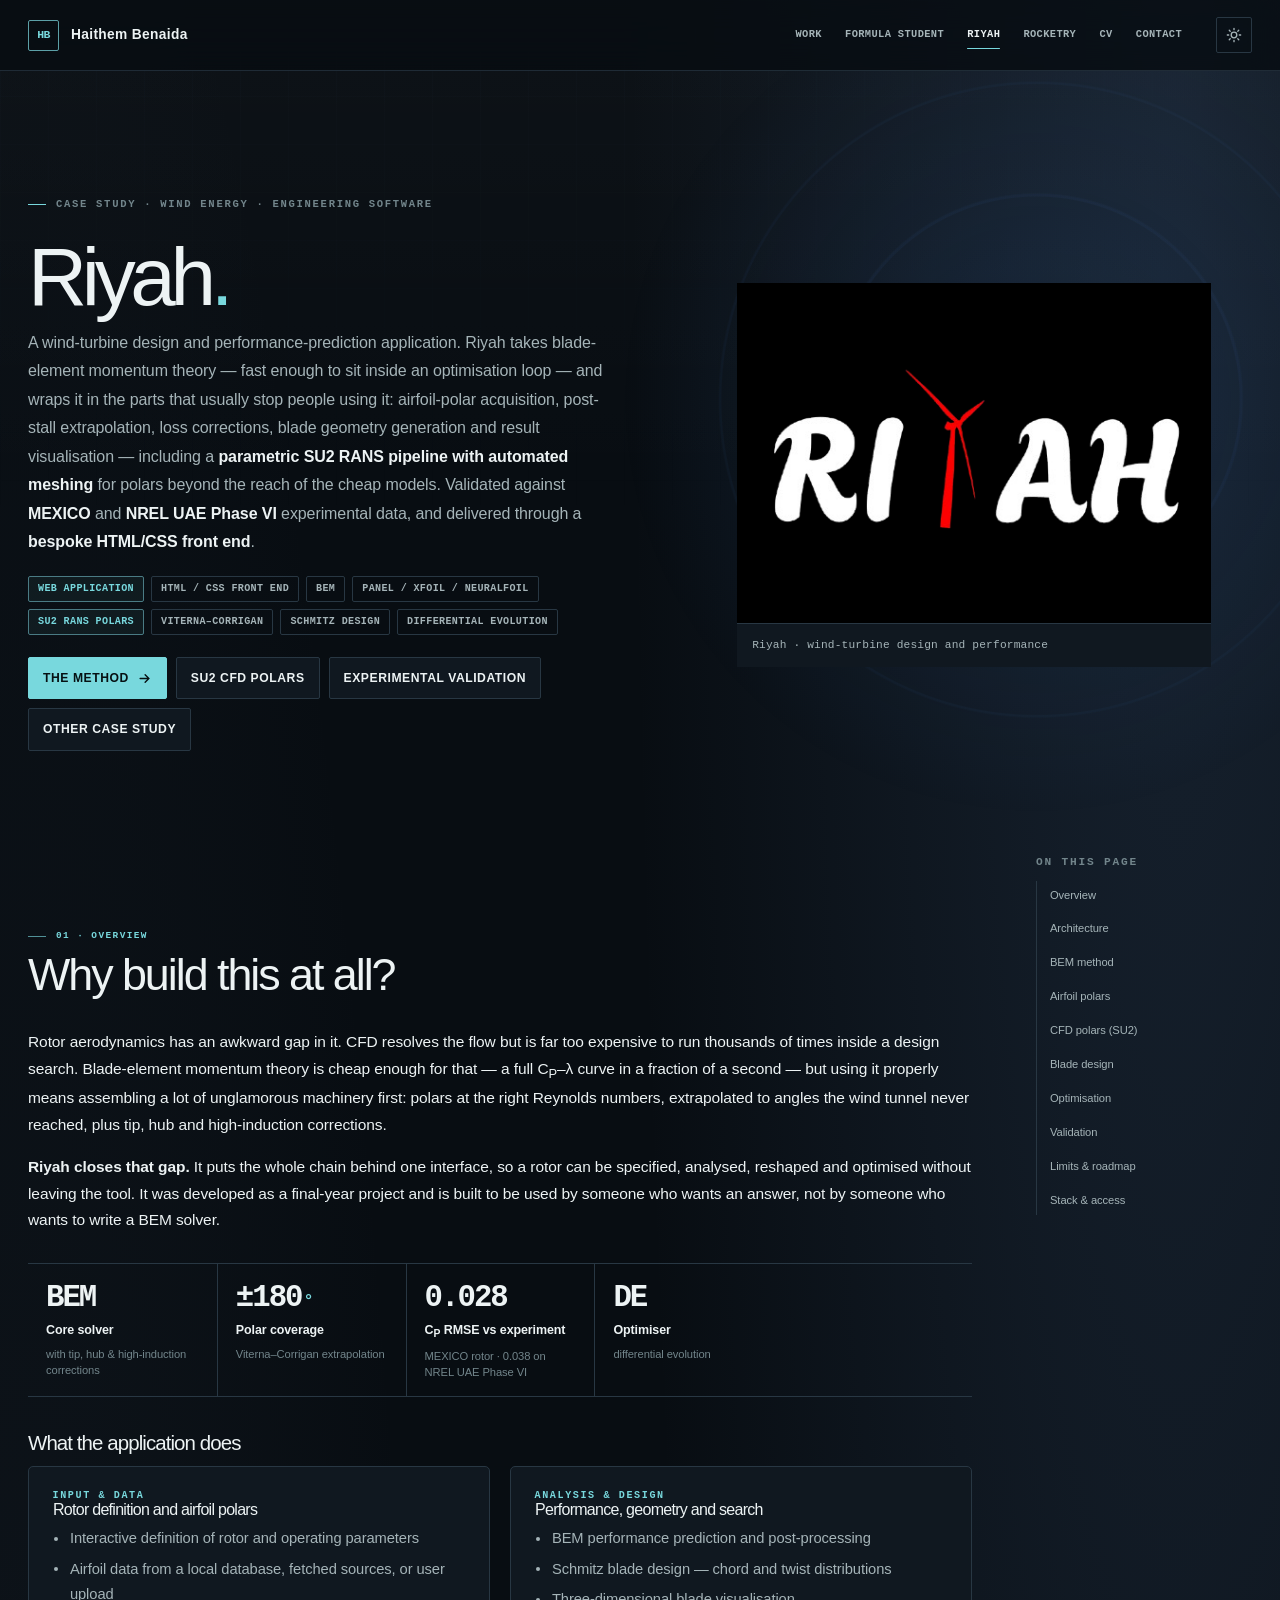
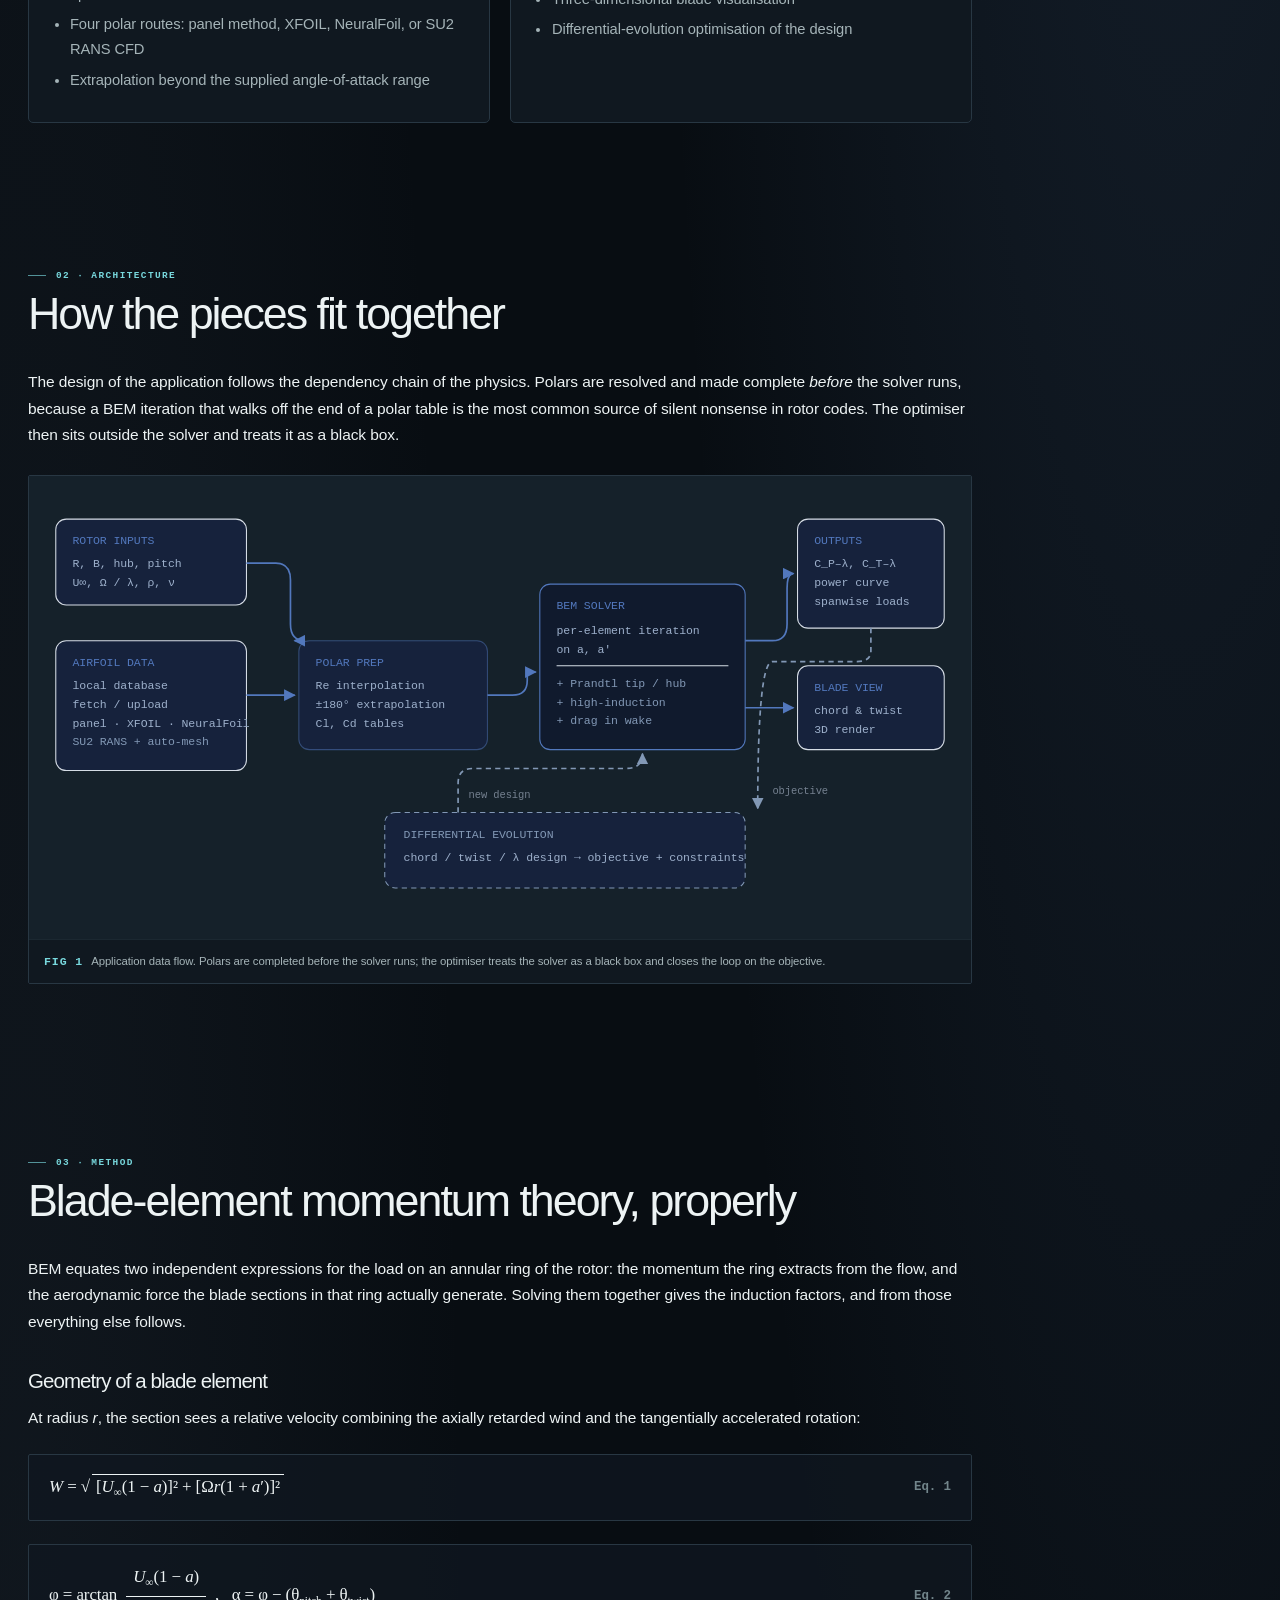
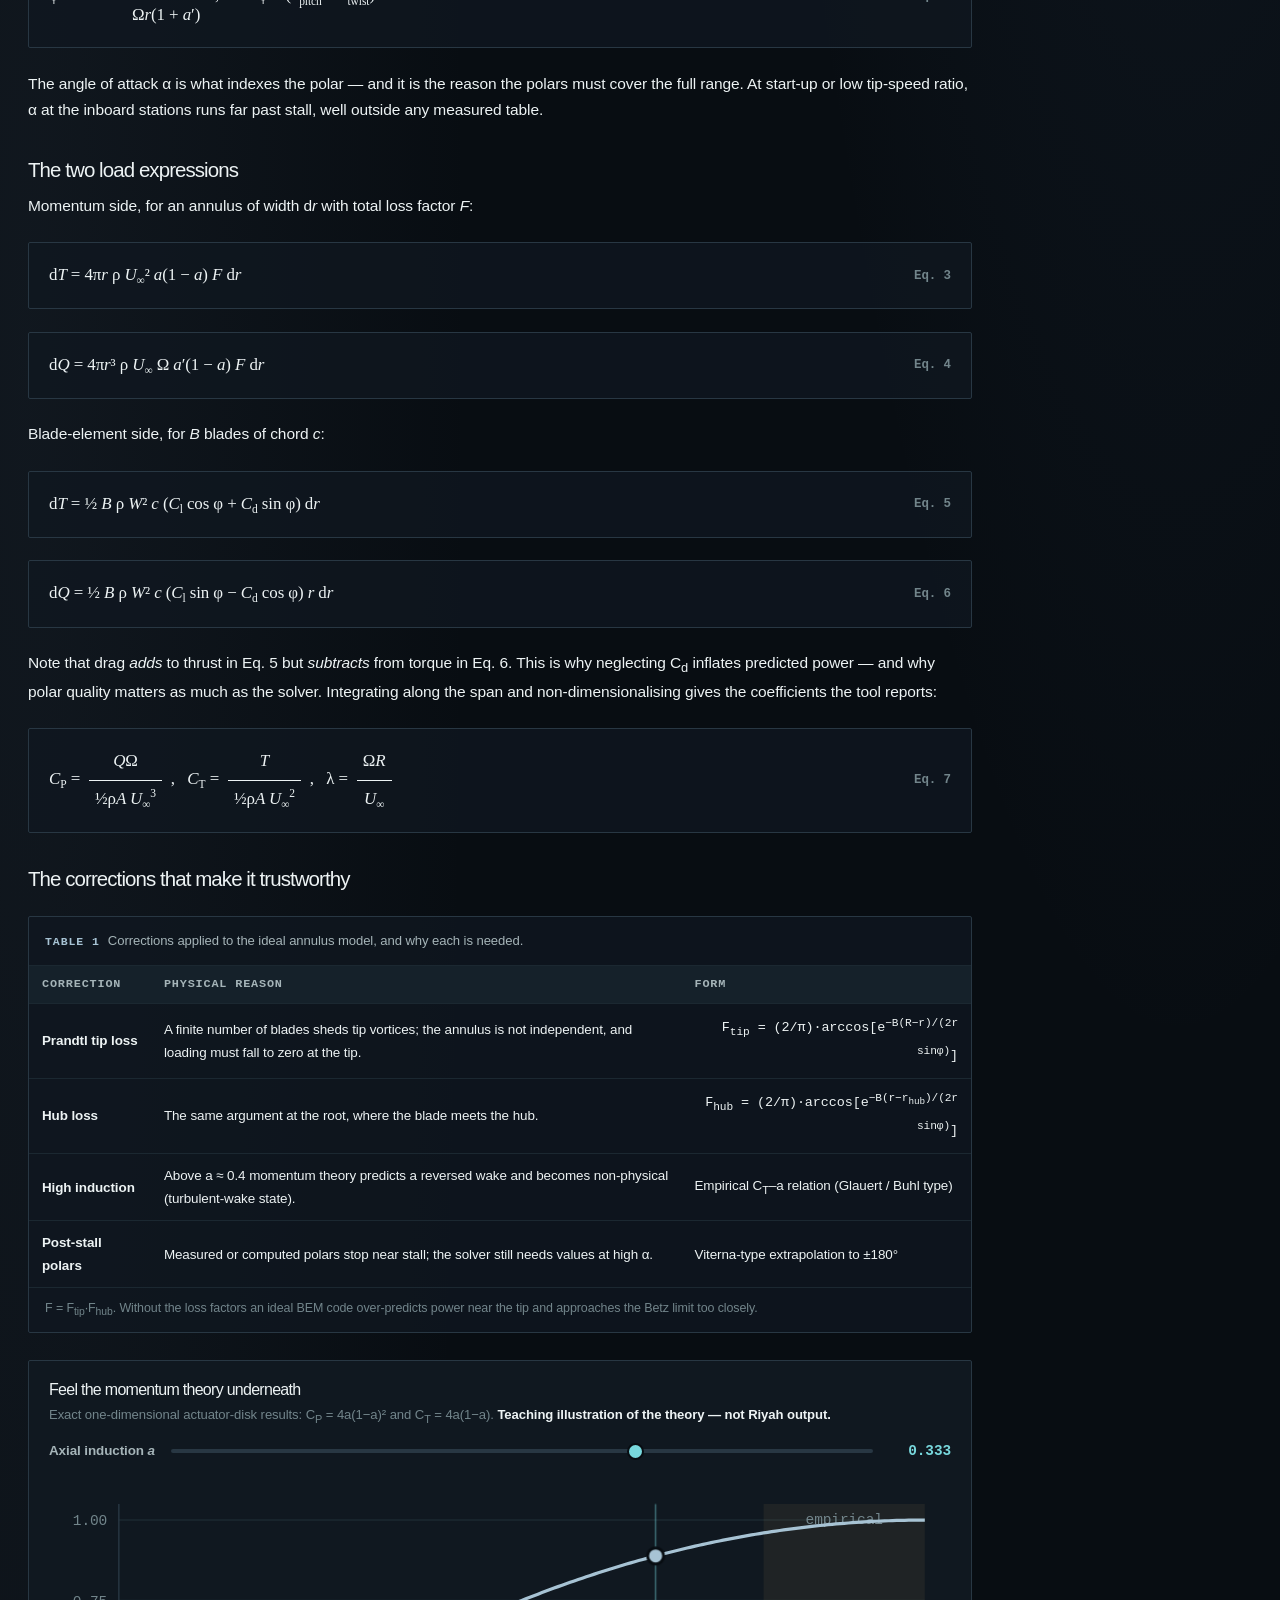
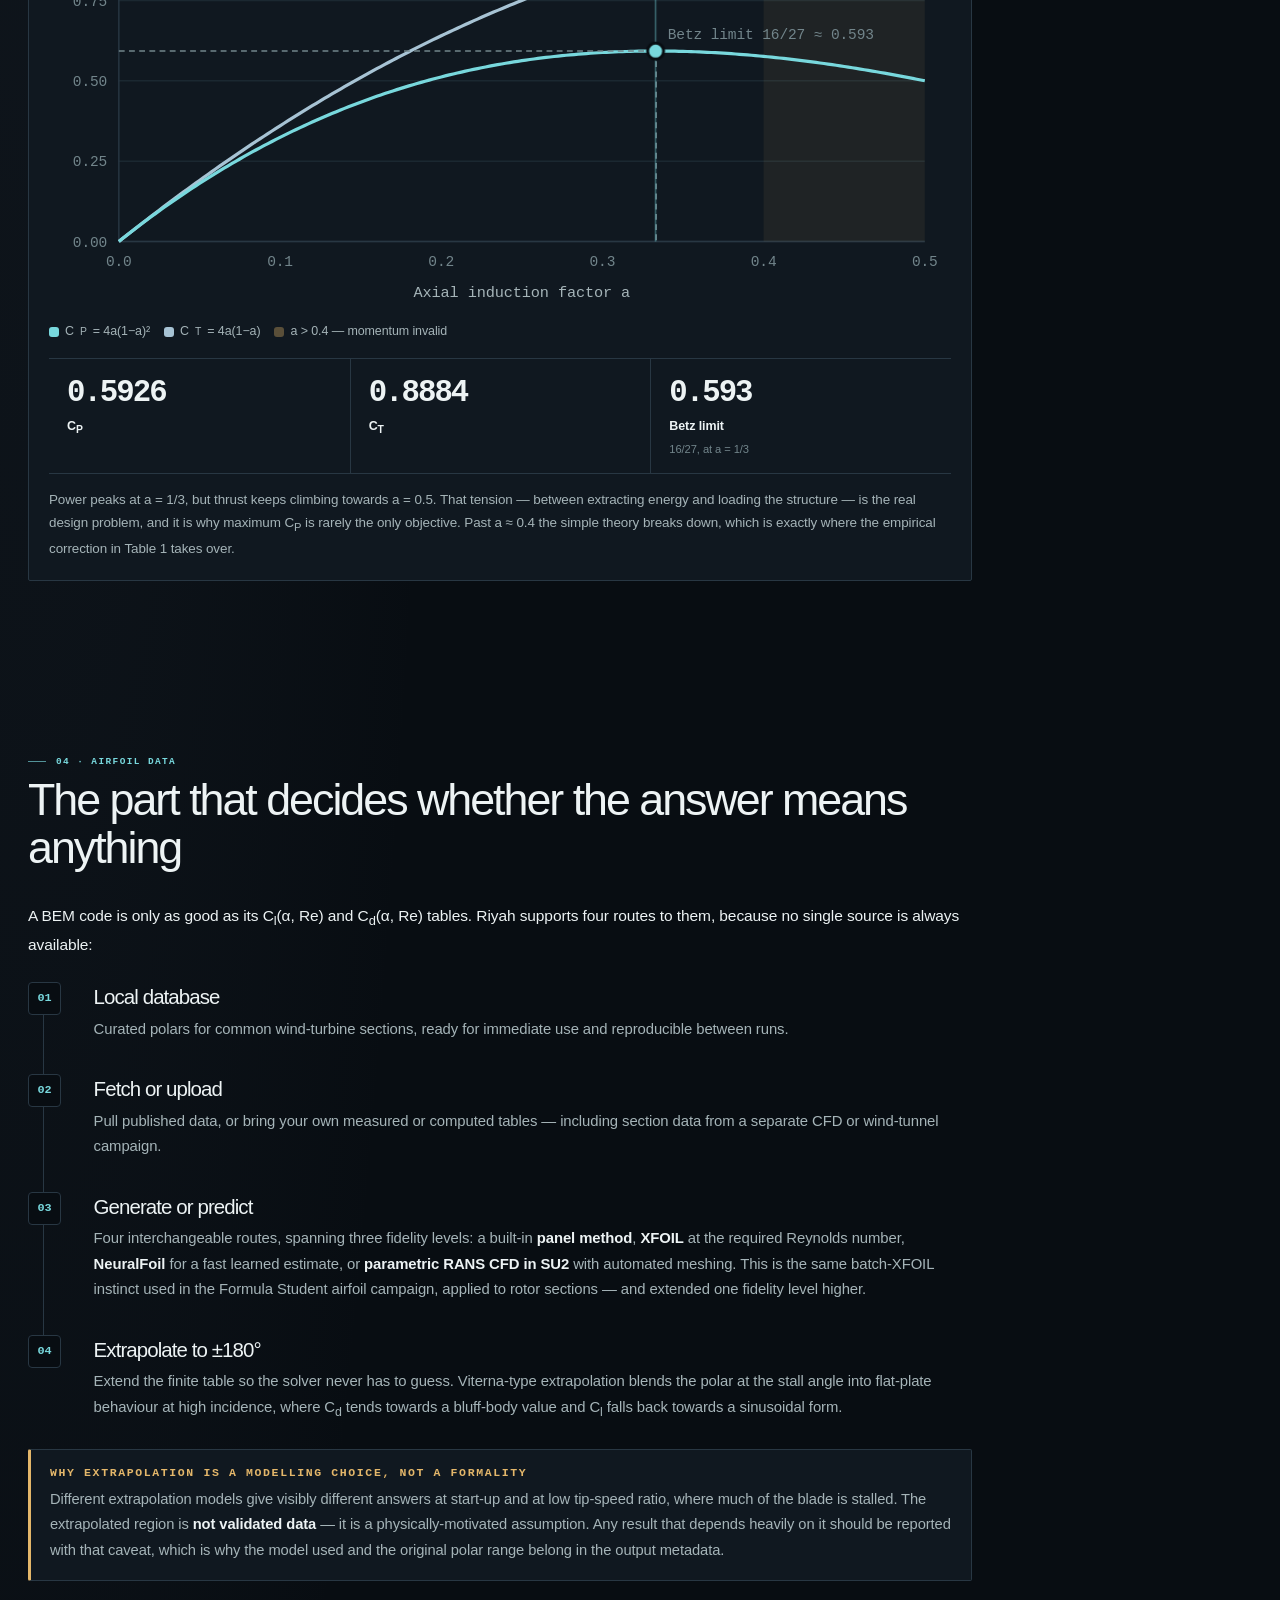
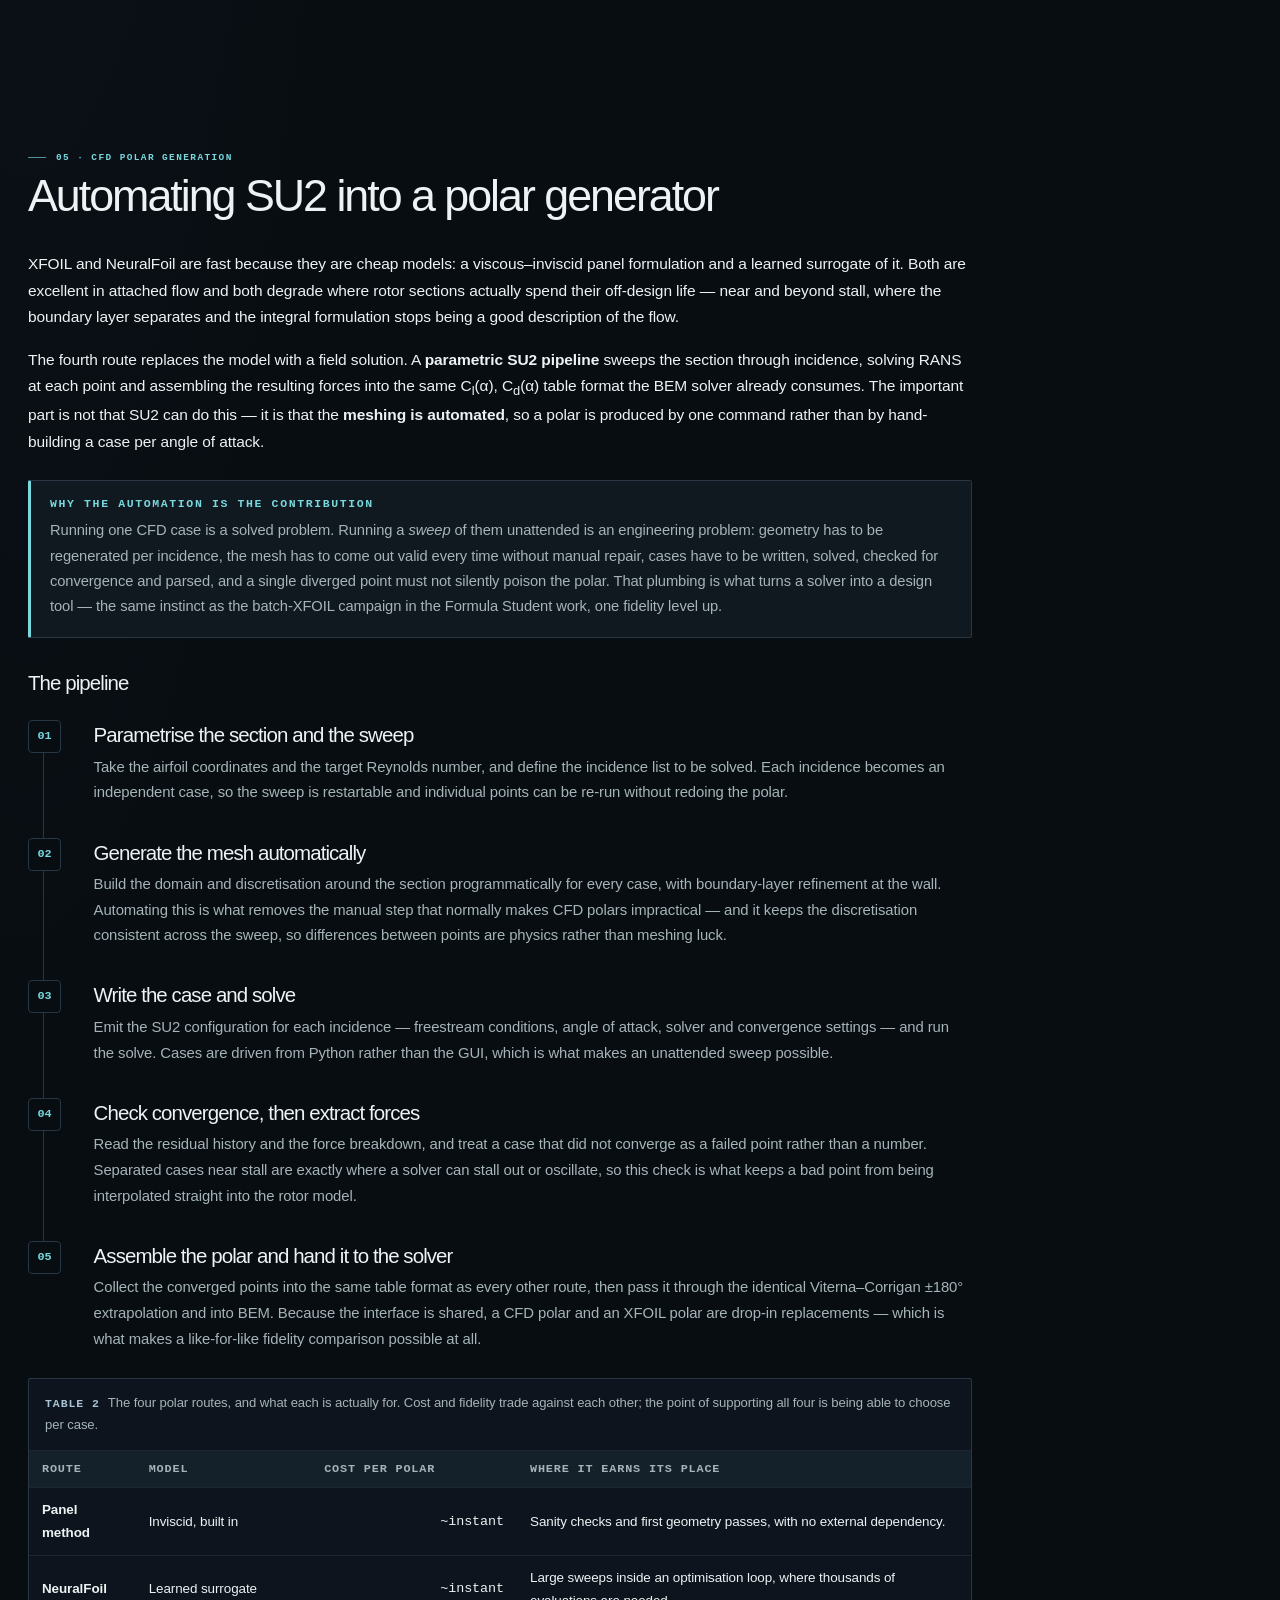
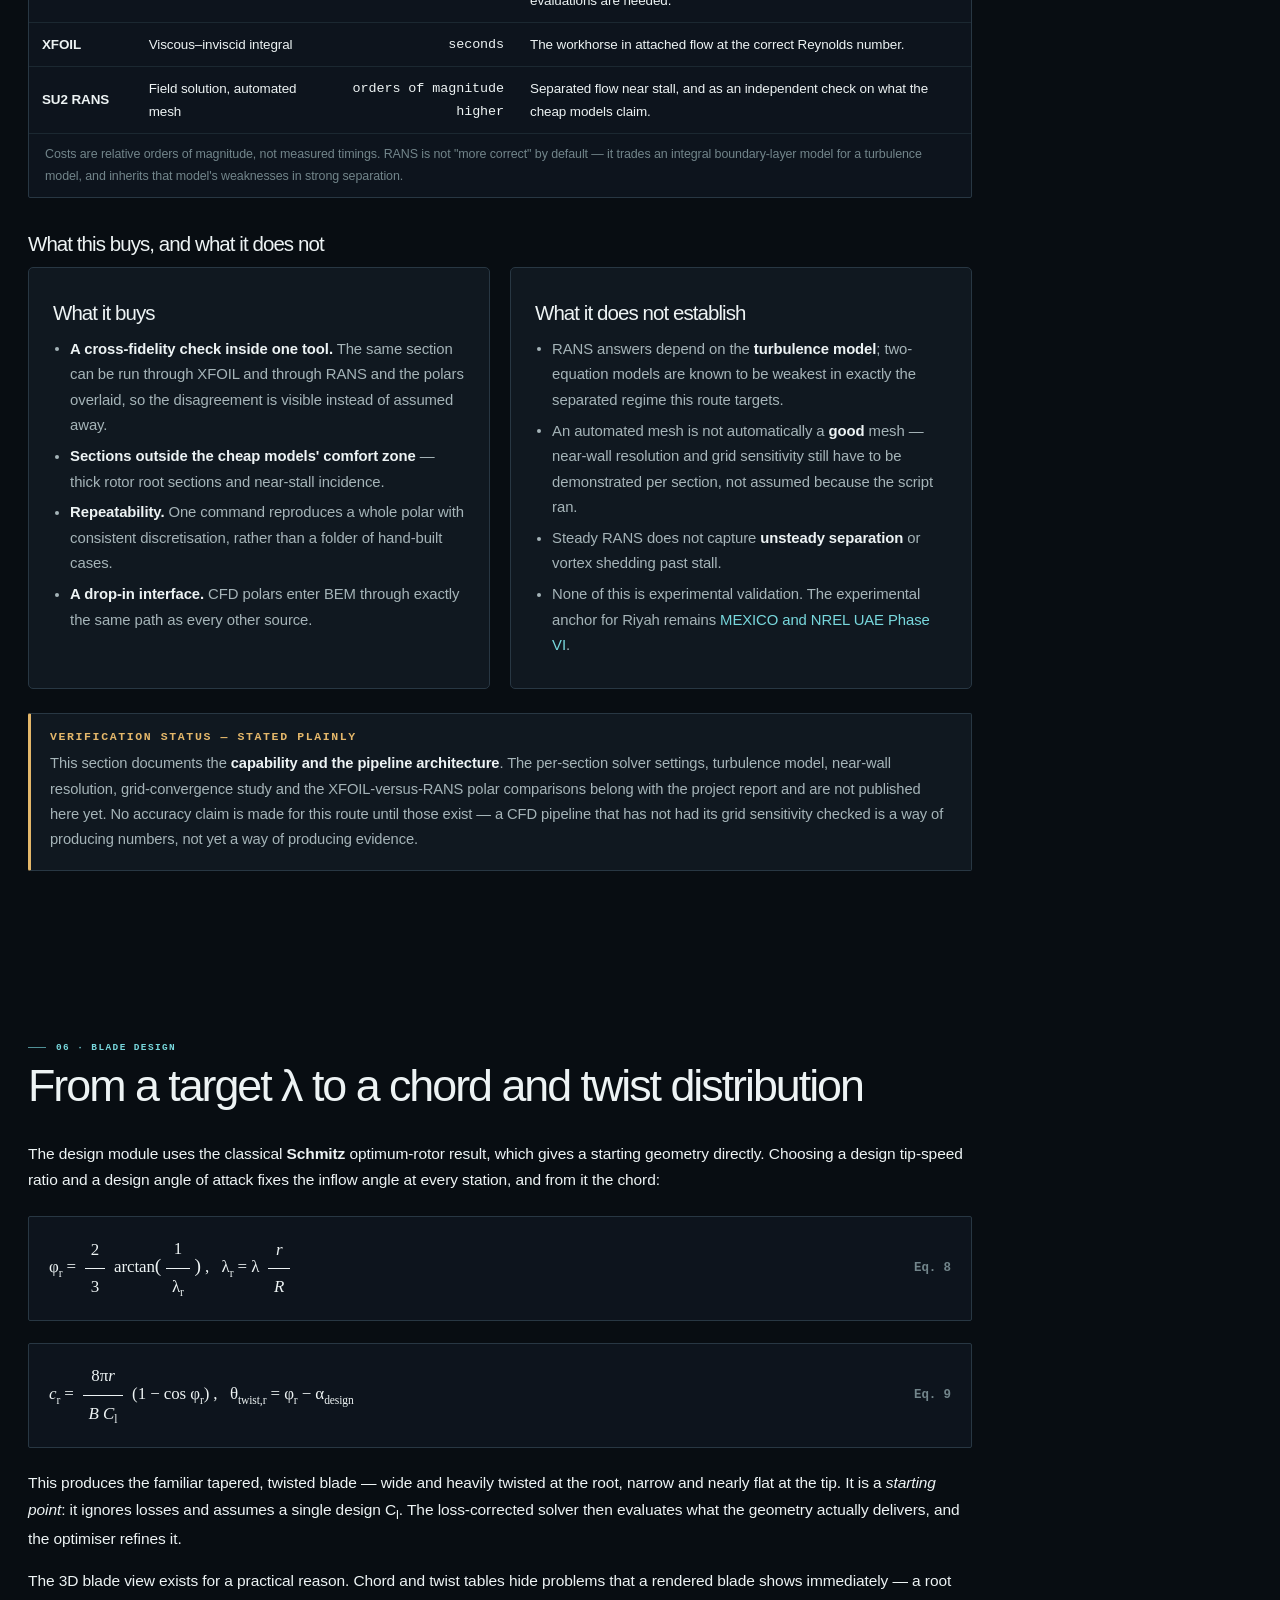
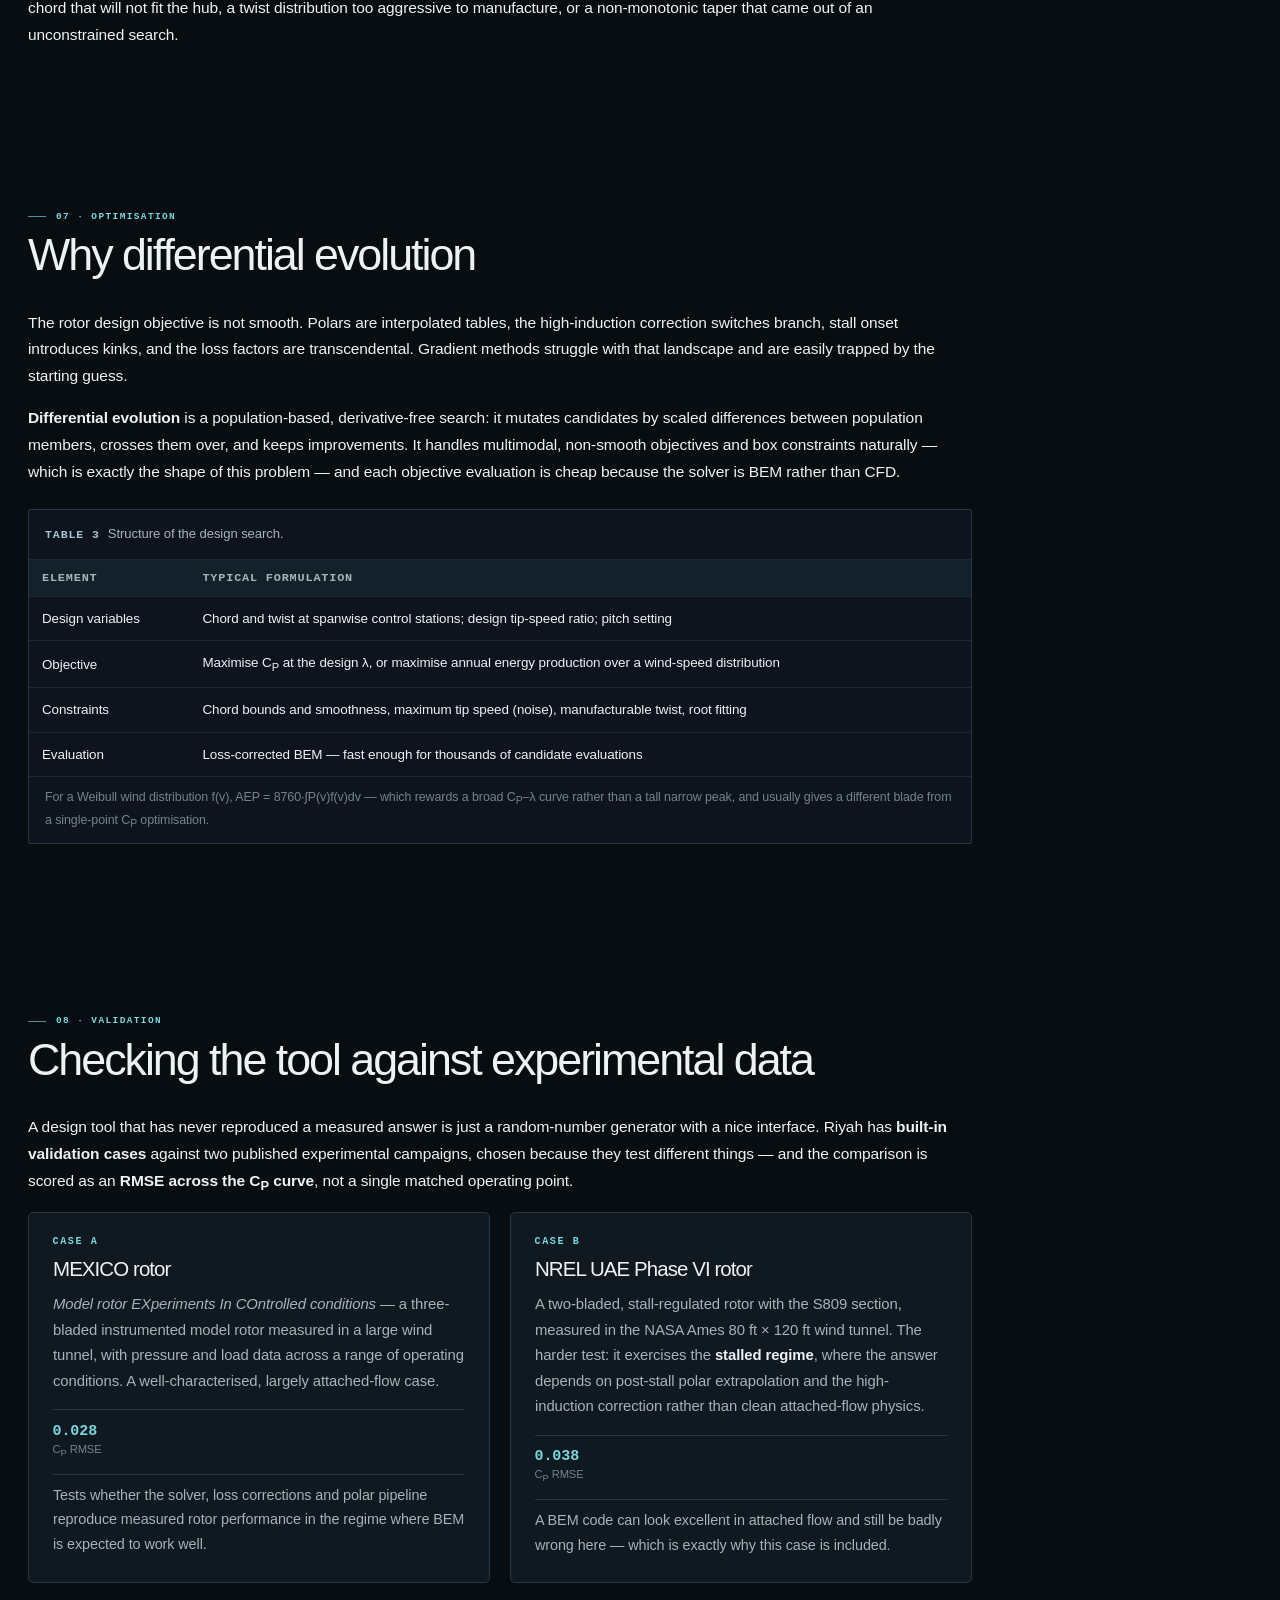
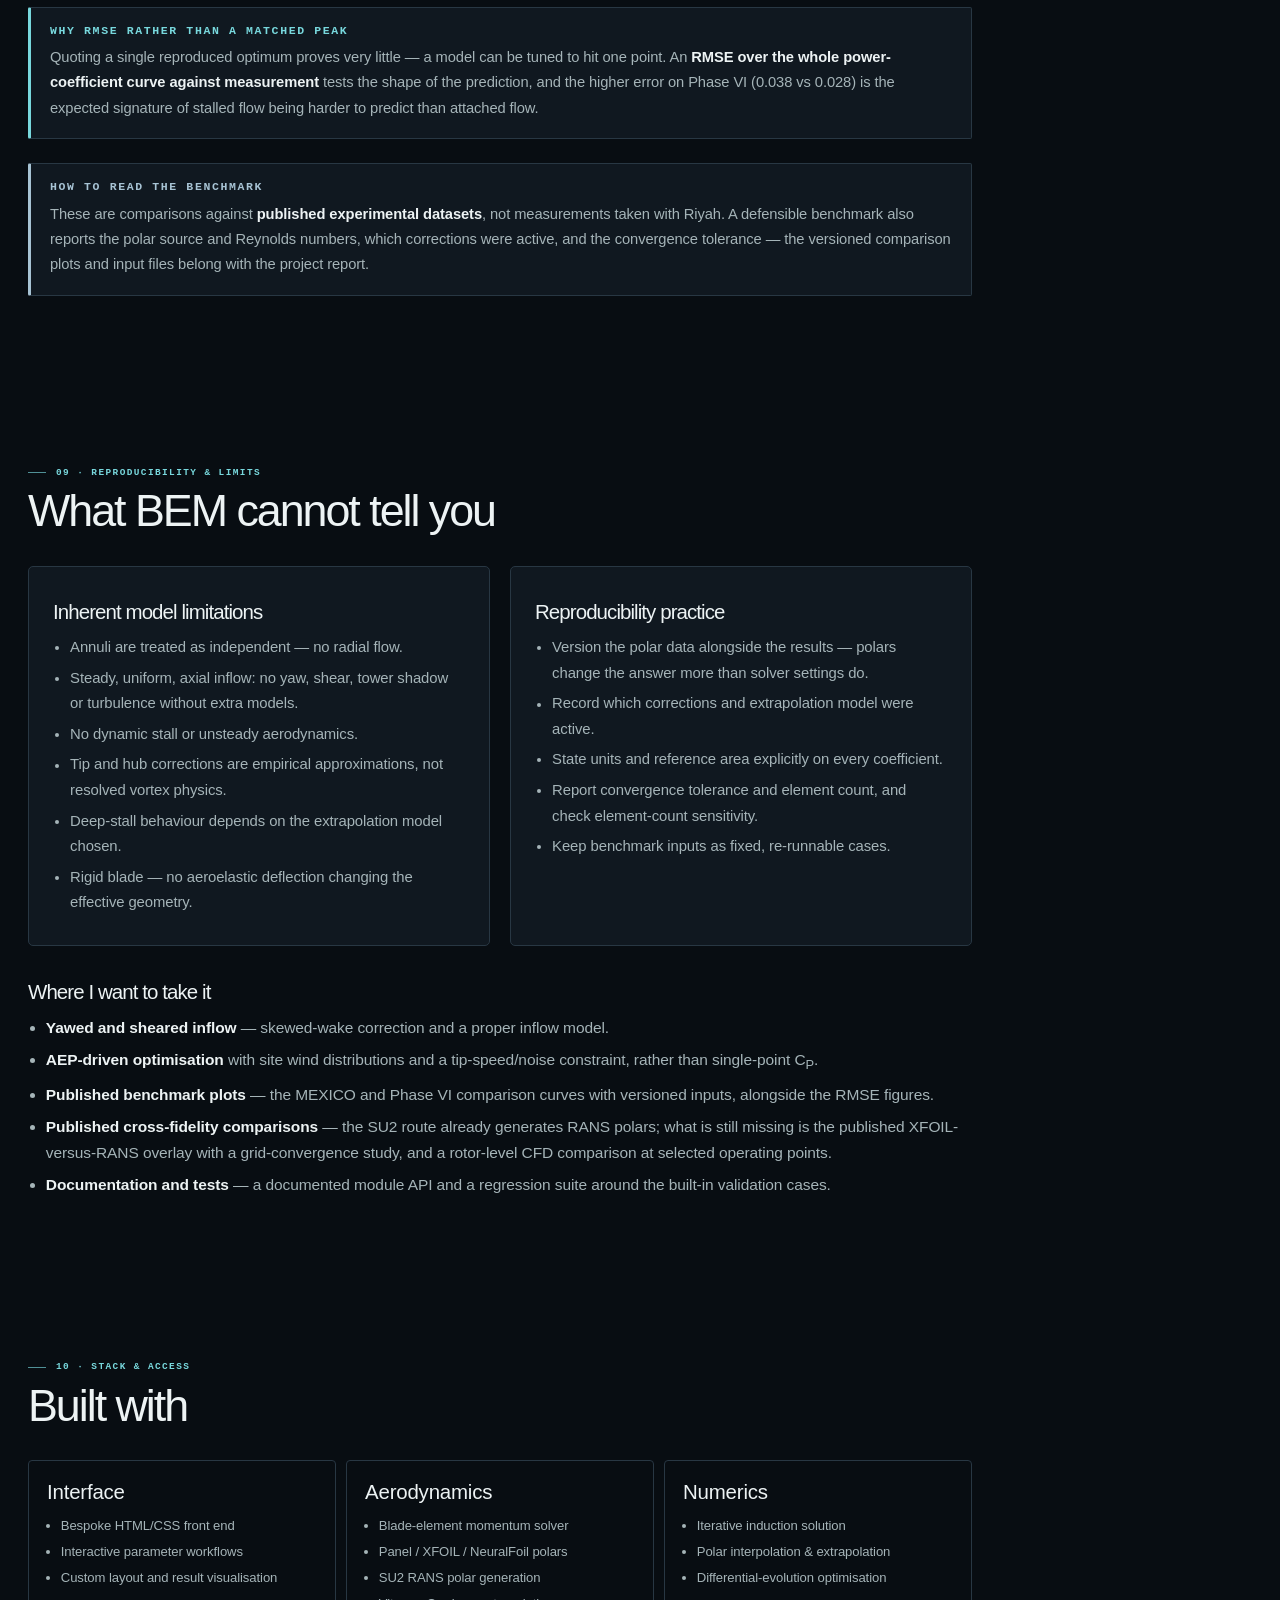
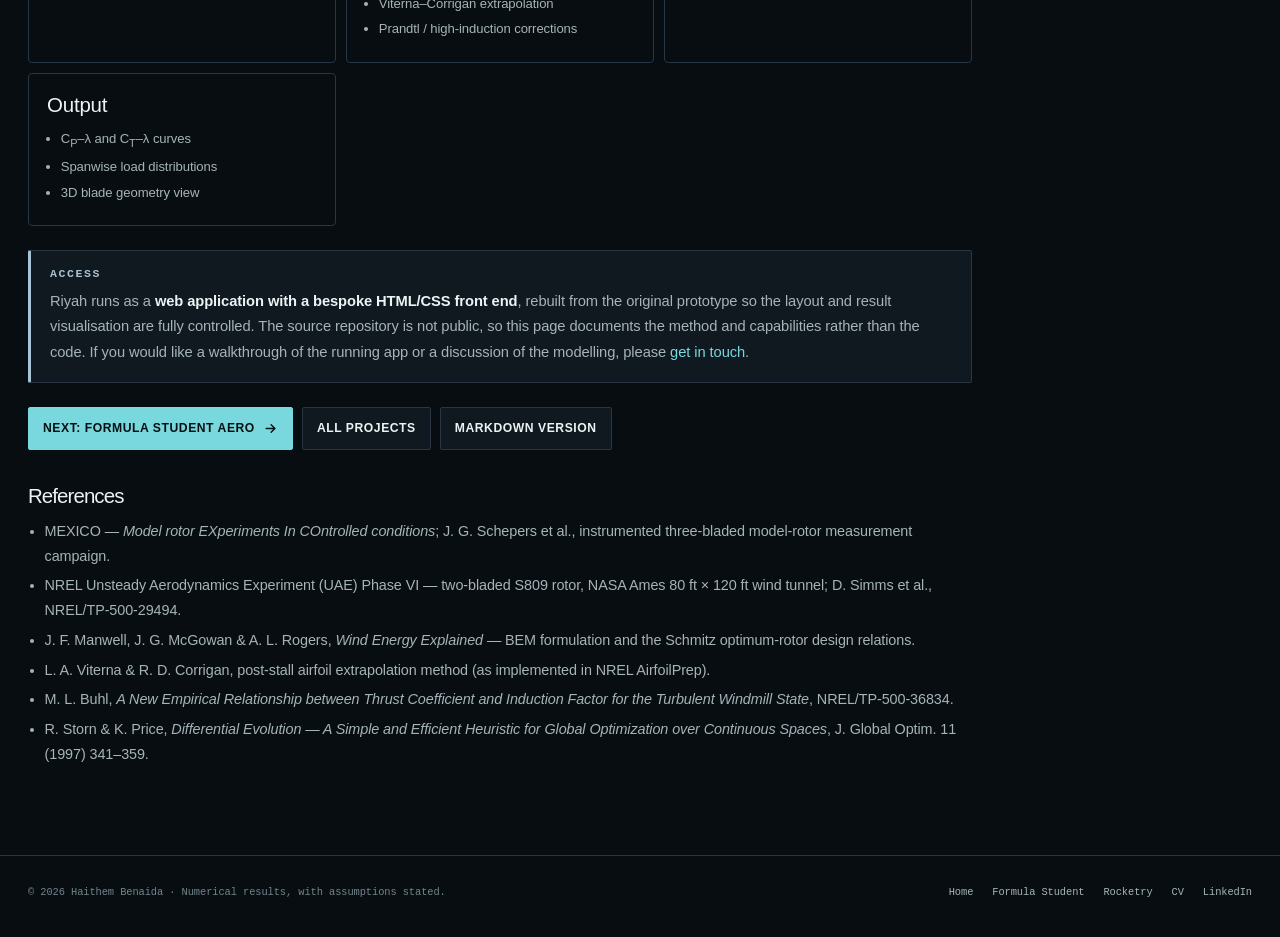
<file: projects/riyah.html>
<!doctype html>
<html lang="en" data-theme="dark">
<head>
<meta charset="utf-8">
<meta name="viewport" content="width=device-width, initial-scale=1">
<title>Riyah — Wind-Turbine Design &amp; Performance Prediction | Haithem Benaida</title>
<meta name="description" content="Riyah: a web application for horizontal-axis wind-turbine aerodynamic design and performance prediction, built on blade-element momentum theory with four polar routes including parametric SU2 RANS, Viterna-Corrigan extrapolation and differential-evolution optimisation. Validated against MEXICO and NREL UAE Phase VI experimental data.">
<meta name="author" content="Haithem Abd Allah Benaida">
<meta property="og:title" content="Riyah — HAWT design and performance prediction">
<meta property="og:description" content="Blade-element momentum theory wrapped in a usable design tool: four polar routes including automated SU2 RANS, loss corrections, blade geometry and optimisation. C_P RMSE 0.028 against MEXICO and 0.038 against NREL UAE Phase VI.">
<link rel="stylesheet" href="../assets/css/site.css">
<link rel="stylesheet" href="../assets/css/atmosphere.css">
<link rel="icon" href="data:image/svg+xml,<svg xmlns='http://www.w3.org/2000/svg' viewBox='0 0 32 32'><rect width='32' height='32' rx='8' fill='%232459c4'/><text x='16' y='22' font-family='monospace' font-size='16' font-weight='bold' text-anchor='middle' fill='%23ffffff'>HB</text></svg>">
</head>
<body class="riyah-page">
<a class="skip" href="#main">Skip to content</a>

<nav class="nav">
  <div class="wrap nav-in">
    <a class="brand" href="../index.html"><span class="brand-mark">HB</span> Haithem Benaida</a>
    <div class="nav-links" id="navLinks">
      <a href="../index.html#work">Work</a>
      <a href="formula-student.html">Formula Student</a>
      <a href="riyah.html" aria-current="page">Riyah</a>
      <a href="rocketry.html">Rocketry</a>
      <a href="../cv.html">CV</a>
      <a href="../index.html#contact">Contact</a>
    </div>
    <button class="icon-btn nav-toggle" id="navToggle" aria-label="Toggle navigation" aria-expanded="false">
      <svg viewBox="0 0 24 24" fill="none" stroke="currentColor" stroke-width="2" stroke-linecap="round"><path d="M3 6h18M3 12h18M3 18h18"/></svg>
    </button>
    <button class="icon-btn" id="themeBtn" aria-label="Switch theme"></button>
  </div>
</nav>

<header class="hero">
  <div class="wrap hero-grid">
    <div>
      <div class="eyebrow">Case study · Wind energy · Engineering software</div>
      <h1 style="max-width:16ch">Riyah<span class="grad">.</span></h1>
      <p class="lede">
        A wind-turbine design and performance-prediction application. Riyah takes
        blade-element momentum theory — fast enough to sit inside an optimisation loop — and wraps
        it in the parts that usually stop people using it: airfoil-polar acquisition, post-stall
        extrapolation, loss corrections, blade geometry generation and result visualisation —
        including a <strong>parametric SU2 RANS pipeline with automated meshing</strong> for polars
        beyond the reach of the cheap models. Validated against <strong>MEXICO</strong> and
        <strong>NREL UAE Phase VI</strong> experimental data, and delivered through a
        <strong>bespoke HTML/CSS front end</strong>.
      </p>
      <div class="chips">
        <span class="chip chip-accent">Web application</span>
        <span class="chip">HTML / CSS front end</span>
        <span class="chip">BEM</span>
        <span class="chip">Panel / XFOIL / NeuralFoil</span>
        <span class="chip chip-accent">SU2 RANS polars</span>
        <span class="chip">Viterna–Corrigan</span>
        <span class="chip">Schmitz design</span>
        <span class="chip">Differential evolution</span>
      </div>
      <div class="btn-row">
        <a class="btn btn-primary" href="#method">The method
          <svg viewBox="0 0 24 24" fill="none" stroke="currentColor" stroke-width="2.2" stroke-linecap="round"><path d="M5 12h14M13 6l6 6-6 6"/></svg>
        </a>
        <a class="btn" href="#cfd-polars">SU2 CFD polars</a>
        <a class="btn" href="#validation">Experimental validation</a>
        <a class="btn" href="formula-student.html">Other case study</a>
      </div>
    </div>
    <figure class="hero-figure riyah-logo-figure">
      <img src="../assets/riyah/logo.png" alt="Riyah app logo: white Riyah wordmark with a red wind-turbine rotor integrated into the lettering." width="500" height="500" fetchpriority="high">
      <figcaption>Riyah · wind-turbine design and performance</figcaption>
    </figure>
  </div>
</header>

<main id="main" class="wrap">
  <div class="report">
    <div class="report-main">

      <!-- ---------- Overview ---------- -->
      <section id="overview">
        <div class="eyebrow">01 · Overview</div>
        <h2 style="margin-top:.55rem">Why build this at all?</h2>
        <p>
          Rotor aerodynamics has an awkward gap in it. CFD resolves the flow but is far too expensive
          to run thousands of times inside a design search. Blade-element momentum theory is cheap
          enough for that — a full C<sub>P</sub>–λ curve in a fraction of a second — but using it
          properly means assembling a lot of unglamorous machinery first: polars at the right Reynolds
          numbers, extrapolated to angles the wind tunnel never reached, plus tip, hub and
          high-induction corrections.
        </p>
        <p>
          <strong>Riyah closes that gap.</strong> It puts the whole chain behind one interface, so a
          rotor can be specified, analysed, reshaped and optimised without leaving the tool. It was
          developed as a final-year project and is built to be used by someone who wants an answer,
          not by someone who wants to write a BEM solver.
        </p>

        <div class="metrics" style="margin:1.8rem 0">
          <div class="metric">
            <span class="metric-val">BEM</span>
            <span class="metric-label">Core solver</span>
            <span class="metric-note">with tip, hub &amp; high-induction corrections</span>
          </div>
          <div class="metric">
            <span class="metric-val">±180<span class="unit">°</span></span>
            <span class="metric-label">Polar coverage</span>
            <span class="metric-note">Viterna–Corrigan extrapolation</span>
          </div>
          <div class="metric">
            <span class="metric-val">0.028</span>
            <span class="metric-label">C<sub>P</sub> RMSE vs experiment</span>
            <span class="metric-note">MEXICO rotor · 0.038 on NREL UAE Phase VI</span>
          </div>
          <div class="metric">
            <span class="metric-val">DE</span>
            <span class="metric-label">Optimiser</span>
            <span class="metric-note">differential evolution</span>
          </div>
        </div>

        <h3>What the application does</h3>
        <div class="grid-2">
          <div class="card">
            <div class="eyebrow no-rule">Input &amp; data</div>
            <h4 class="mt-0">Rotor definition and airfoil polars</h4>
            <ul class="muted mb-0" style="font-size:.92rem">
              <li>Interactive definition of rotor and operating parameters</li>
              <li>Airfoil data from a local database, fetched sources, or user upload</li>
              <li>Four polar routes: panel method, XFOIL, NeuralFoil, or SU2 RANS CFD</li>
              <li>Extrapolation beyond the supplied angle-of-attack range</li>
            </ul>
          </div>
          <div class="card">
            <div class="eyebrow no-rule">Analysis &amp; design</div>
            <h4 class="mt-0">Performance, geometry and search</h4>
            <ul class="muted mb-0" style="font-size:.92rem">
              <li>BEM performance prediction and post-processing</li>
              <li>Schmitz blade design — chord and twist distributions</li>
              <li>Three-dimensional blade visualisation</li>
              <li>Differential-evolution optimisation of the design</li>
            </ul>
          </div>
        </div>
      </section>

      <!-- ---------- Architecture ---------- -->
      <section id="architecture">
        <div class="eyebrow">02 · Architecture</div>
        <h2 style="margin-top:.55rem">How the pieces fit together</h2>
        <p>
          The design of the application follows the dependency chain of the physics. Polars are
          resolved and made complete <em>before</em> the solver runs, because a BEM iteration that
          walks off the end of a polar table is the most common source of silent nonsense in rotor
          codes. The optimiser then sits outside the solver and treats it as a black box.
        </p>
        <figure class="figure">
          <div class="figure-media" style="background:var(--panel-2);padding:18px 10px">
            <svg viewBox="0 0 880 400" role="img" aria-label="Architecture diagram: rotor inputs and four airfoil data sources including an automated SU2 RANS pipeline feed polar preparation, which feeds the BEM solver with loss corrections, producing performance outputs; the optimiser wraps the solver in a search loop and the blade view renders the geometry.">
              <defs>
                <marker id="ar" viewBox="0 0 10 10" refX="9" refY="5" markerWidth="7" markerHeight="7" orient="auto">
                  <path d="M0 0 L10 5 L0 10 z" fill="#5278bd"/>
                </marker>
                <marker id="ar2" viewBox="0 0 10 10" refX="9" refY="5" markerWidth="7" markerHeight="7" orient="auto">
                  <path d="M0 0 L10 5 L0 10 z" fill="#8298b5"/>
                </marker>
              </defs>
              <g font-family="ui-monospace, monospace" font-size="12">
                <!-- inputs -->
                <rect x="16" y="24" width="182" height="82" rx="10" fill="#16223c" stroke="#d5dce5"/>
                <text x="32" y="48" fill="#5278bd" font-size="11">ROTOR INPUTS</text>
                <text x="32" y="70" fill="#9db0cb" font-size="11">R, B, hub, pitch</text>
                <text x="32" y="88" fill="#9db0cb" font-size="11">U∞, Ω / λ, ρ, ν</text>

                <rect x="16" y="140" width="182" height="124" rx="10" fill="#16223c" stroke="#d5dce5"/>
                <text x="32" y="164" fill="#5278bd" font-size="11">AIRFOIL DATA</text>
                <text x="32" y="186" fill="#9db0cb" font-size="11">local database</text>
                <text x="32" y="204" fill="#9db0cb" font-size="11">fetch / upload</text>
                <text x="32" y="222" fill="#9db0cb" font-size="11">panel · XFOIL · NeuralFoil</text>
                <text x="32" y="240" fill="#8298b5" font-size="11">SU2 RANS + auto-mesh</text>

                <!-- polar prep -->
                <rect x="248" y="140" width="180" height="104" rx="10" fill="#16223c" stroke="#5278bd" stroke-opacity=".5"/>
                <text x="264" y="164" fill="#5278bd" font-size="11">POLAR PREP</text>
                <text x="264" y="186" fill="#9db0cb" font-size="11">Re interpolation</text>
                <text x="264" y="204" fill="#9db0cb" font-size="11">±180° extrapolation</text>
                <text x="264" y="222" fill="#9db0cb" font-size="11">Cl, Cd tables</text>

                <!-- solver -->
                <rect x="478" y="86" width="196" height="158" rx="10" fill="#101a2d" stroke="#5278bd"/>
                <text x="494" y="110" fill="#5278bd" font-size="11">BEM SOLVER</text>
                <text x="494" y="134" fill="#9db0cb" font-size="11">per-element iteration</text>
                <text x="494" y="152" fill="#9db0cb" font-size="11">on a, a′</text>
                <line x1="494" y1="164" x2="658" y2="164" stroke="#d5dce5"/>
                <text x="494" y="184" fill="#8298b5" font-size="11">+ Prandtl tip / hub</text>
                <text x="494" y="202" fill="#8298b5" font-size="11">+ high-induction</text>
                <text x="494" y="220" fill="#8298b5" font-size="11">+ drag in wake</text>

                <!-- outputs -->
                <rect x="724" y="24" width="140" height="104" rx="10" fill="#16223c" stroke="#d5dce5"/>
                <text x="740" y="48" fill="#5278bd" font-size="11">OUTPUTS</text>
                <text x="740" y="70" fill="#9db0cb" font-size="11">C_P–λ, C_T–λ</text>
                <text x="740" y="88" fill="#9db0cb" font-size="11">power curve</text>
                <text x="740" y="106" fill="#9db0cb" font-size="11">spanwise loads</text>

                <rect x="724" y="164" width="140" height="80" rx="10" fill="#16223c" stroke="#d5dce5"/>
                <text x="740" y="188" fill="#5278bd" font-size="11">BLADE VIEW</text>
                <text x="740" y="210" fill="#9db0cb" font-size="11">chord &amp; twist</text>
                <text x="740" y="228" fill="#9db0cb" font-size="11">3D render</text>

                <!-- optimiser -->
                <rect x="330" y="304" width="344" height="72" rx="10" fill="#16223c" stroke="#8298b5" stroke-dasharray="5 4"/>
                <text x="348" y="328" fill="#8298b5" font-size="11">DIFFERENTIAL EVOLUTION</text>
                <text x="348" y="350" fill="#9db0cb" font-size="11">chord / twist / λ design → objective + constraints</text>

                <!-- arrows -->
                <g stroke="#5278bd" stroke-width="1.6" fill="none" marker-end="url(#ar)">
                  <path d="M198 66 H226 Q240 66 240 82 V124 Q240 140 254 140 H244"/>
                  <path d="M198 192 H244"/>
                  <path d="M428 192 H452 Q466 192 466 178 V170 H474"/>
                  <path d="M674 140 H700 Q714 140 714 124 V90 Q714 76 720 76"/>
                  <path d="M674 204 H720"/>
                </g>
                <g stroke="#8298b5" stroke-width="1.6" fill="none" marker-end="url(#ar2)" stroke-dasharray="5 4">
                  <path d="M794 128 V150 Q794 160 780 160 H700 Q686 160 686 300"/>
                  <path d="M400 304 V276 Q400 262 414 262 H560 Q576 262 576 248"/>
                </g>
                <text x="700" y="286" fill="#758190" font-size="10">objective</text>
                <text x="410" y="290" fill="#758190" font-size="10">new design</text>
              </g>
            </svg>
          </div>
          <figcaption><span class="fig-num">Fig 1</span>Application data flow. Polars are completed before the solver runs; the optimiser treats the solver as a black box and closes the loop on the objective.</figcaption>
        </figure>
      </section>

      <!-- ---------- Method ---------- -->
      <section id="method">
        <div class="eyebrow">03 · Method</div>
        <h2 style="margin-top:.55rem">Blade-element momentum theory, properly</h2>
        <p>
          BEM equates two independent expressions for the load on an annular ring of the rotor: the
          momentum the ring extracts from the flow, and the aerodynamic force the blade sections in
          that ring actually generate. Solving them together gives the induction factors, and from
          those everything else follows.
        </p>

        <h3>Geometry of a blade element</h3>
        <p>
          At radius <span class="v">r</span>, the section sees a relative velocity combining the
          axially retarded wind and the tangentially accelerated rotation:
        </p>
        <div class="eq">
          <span class="eq-body"><i>W</i> = √<span class="sqrt">[<i>U</i><sub>∞</sub>(1 − <i>a</i>)]² + [Ω<i>r</i>(1 + <i>a</i>′)]²</span></span>
          <span class="eq-num">Eq. 1</span>
        </div>
        <div class="eq">
          <span class="eq-body">φ = arctan <span class="frac"><span><i>U</i><sub>∞</sub>(1 − <i>a</i>)</span><span>Ω<i>r</i>(1 + <i>a</i>′)</span></span> ,&nbsp;&nbsp; α = φ − (θ<sub>pitch</sub> + θ<sub>twist</sub>)</span>
          <span class="eq-num">Eq. 2</span>
        </div>
        <p>
          The angle of attack α is what indexes the polar — and it is the reason the polars must cover
          the full range. At start-up or low tip-speed ratio, α at the inboard stations runs far past
          stall, well outside any measured table.
        </p>

        <h3>The two load expressions</h3>
        <p>Momentum side, for an annulus of width d<span class="v">r</span> with total loss factor <span class="v">F</span>:</p>
        <div class="eq">
          <span class="eq-body">d<i>T</i> = 4π<i>r</i> ρ <i>U</i><sub>∞</sub>² <i>a</i>(1 − <i>a</i>) <i>F</i> d<i>r</i></span>
          <span class="eq-num">Eq. 3</span>
        </div>
        <div class="eq">
          <span class="eq-body">d<i>Q</i> = 4π<i>r</i>³ ρ <i>U</i><sub>∞</sub> Ω <i>a</i>′(1 − <i>a</i>) <i>F</i> d<i>r</i></span>
          <span class="eq-num">Eq. 4</span>
        </div>
        <p>Blade-element side, for <span class="v">B</span> blades of chord <span class="v">c</span>:</p>
        <div class="eq">
          <span class="eq-body">d<i>T</i> = ½ <i>B</i> ρ <i>W</i>² <i>c</i> (<i>C<sub>l</sub></i> cos φ + <i>C<sub>d</sub></i> sin φ) d<i>r</i></span>
          <span class="eq-num">Eq. 5</span>
        </div>
        <div class="eq">
          <span class="eq-body">d<i>Q</i> = ½ <i>B</i> ρ <i>W</i>² <i>c</i> (<i>C<sub>l</sub></i> sin φ − <i>C<sub>d</sub></i> cos φ) <i>r</i> d<i>r</i></span>
          <span class="eq-num">Eq. 6</span>
        </div>
        <p>
          Note that drag <em>adds</em> to thrust in Eq. 5 but <em>subtracts</em> from torque in Eq. 6.
          This is why neglecting C<sub>d</sub> inflates predicted power — and why polar quality
          matters as much as the solver. Integrating along the span and non-dimensionalising gives
          the coefficients the tool reports:
        </p>
        <div class="eq">
          <span class="eq-body"><i>C<sub>P</sub></i> = <span class="frac"><span><i>Q</i>Ω</span><span>½ρ<i>A U</i><sub>∞</sub><sup>3</sup></span></span> ,&nbsp;&nbsp; <i>C<sub>T</sub></i> = <span class="frac"><span><i>T</i></span><span>½ρ<i>A U</i><sub>∞</sub><sup>2</sup></span></span> ,&nbsp;&nbsp; λ = <span class="frac"><span>Ω<i>R</i></span><span><i>U</i><sub>∞</sub></span></span></span>
          <span class="eq-num">Eq. 7</span>
        </div>

        <h3>The corrections that make it trustworthy</h3>
        <div class="table-wrap">
          <table>
            <caption><span class="fig-num">Table 1</span>Corrections applied to the ideal annulus model, and why each is needed.</caption>
            <thead><tr><th>Correction</th><th>Physical reason</th><th>Form</th></tr></thead>
            <tbody>
              <tr>
                <td><strong>Prandtl tip loss</strong></td>
                <td>A finite number of blades sheds tip vortices; the annulus is not independent, and loading must fall to zero at the tip.</td>
                <td class="num">F<sub>tip</sub> = (2/π)·arccos[e<sup>−B(R−r)/(2r sinφ)</sup>]</td>
              </tr>
              <tr>
                <td><strong>Hub loss</strong></td>
                <td>The same argument at the root, where the blade meets the hub.</td>
                <td class="num">F<sub>hub</sub> = (2/π)·arccos[e<sup>−B(r−r<sub>hub</sub>)/(2r sinφ)</sup>]</td>
              </tr>
              <tr>
                <td><strong>High induction</strong></td>
                <td>Above a ≈ 0.4 momentum theory predicts a reversed wake and becomes non-physical (turbulent-wake state).</td>
                <td>Empirical C<sub>T</sub>–a relation (Glauert / Buhl type)</td>
              </tr>
              <tr>
                <td><strong>Post-stall polars</strong></td>
                <td>Measured or computed polars stop near stall; the solver still needs values at high α.</td>
                <td>Viterna-type extrapolation to ±180°</td>
              </tr>
            </tbody>
          </table>
          <div class="table-note">F = F<sub>tip</sub>·F<sub>hub</sub>. Without the loss factors an ideal BEM code over-predicts power near the tip and approaches the Betz limit too closely.</div>
        </div>

        <div class="panel">
          <div class="panel-head">
            <div>
              <h4>Feel the momentum theory underneath</h4>
              <p>
                Exact one-dimensional actuator-disk results: C<sub>P</sub> = 4a(1−a)² and
                C<sub>T</sub> = 4a(1−a). <strong>Teaching illustration of the theory — not Riyah output.</strong>
              </p>
            </div>
          </div>
          <div class="slider-row">
            <label for="inductionSlider">Axial induction <span class="v">a</span></label>
            <input type="range" id="inductionSlider" min="0" max="0.5" step="0.001" value="0.333" aria-describedby="momReadout">
            <span class="readout" id="outA">0.333</span>
          </div>
          <svg id="momentumChart" class="chart" role="img" aria-label="Power coefficient and thrust coefficient against axial induction factor, with the Betz limit marked at a equals one third."></svg>
          <div class="legend">
            <span><i style="background:var(--accent)"></i>C<sub>P</sub> = 4a(1−a)²</span>
            <span><i style="background:var(--accent-2)"></i>C<sub>T</sub> = 4a(1−a)</span>
            <span><i style="background:var(--warn);opacity:.35"></i>a &gt; 0.4 — momentum invalid</span>
          </div>
          <div class="metrics" id="momReadout" style="margin-top:16px;grid-template-columns:repeat(auto-fit,minmax(140px,1fr))">
            <div class="metric"><span class="metric-val" id="outCp">0.5926</span><span class="metric-label">C<sub>P</sub></span></div>
            <div class="metric"><span class="metric-val" id="outCt">0.8889</span><span class="metric-label">C<sub>T</sub></span></div>
            <div class="metric"><span class="metric-val">0.593</span><span class="metric-label">Betz limit</span><span class="metric-note">16/27, at a = 1/3</span></div>
          </div>
          <p class="muted" style="font-size:.84rem;margin:14px 0 0">
            Power peaks at a = 1/3, but thrust keeps climbing towards a = 0.5. That tension — between
            extracting energy and loading the structure — is the real design problem, and it is why
            maximum C<sub>P</sub> is rarely the only objective. Past a ≈ 0.4 the simple theory breaks
            down, which is exactly where the empirical correction in Table 1 takes over.
          </p>
        </div>
      </section>

      <!-- ---------- Polars ---------- -->
      <section id="polars">
        <div class="eyebrow">04 · Airfoil data</div>
        <h2 style="margin-top:.55rem">The part that decides whether the answer means anything</h2>
        <p>
          A BEM code is only as good as its C<sub>l</sub>(α, Re) and C<sub>d</sub>(α, Re) tables. Riyah
          supports four routes to them, because no single source is always available:
        </p>
        <ol class="steps">
          <li>
            <h3>Local database</h3>
            <p>Curated polars for common wind-turbine sections, ready for immediate use and reproducible between runs.</p>
          </li>
          <li>
            <h3>Fetch or upload</h3>
            <p>Pull published data, or bring your own measured or computed tables — including section data from a separate CFD or wind-tunnel campaign.</p>
          </li>
          <li>
            <h3>Generate or predict</h3>
            <p>Four interchangeable routes, spanning three fidelity levels: a built-in <strong>panel method</strong>, <strong>XFOIL</strong> at the required Reynolds number, <strong>NeuralFoil</strong> for a fast learned estimate, or <strong>parametric RANS CFD in SU2</strong> with automated meshing. This is the same batch-XFOIL instinct used in the Formula Student airfoil campaign, applied to rotor sections — and extended one fidelity level higher.</p>
          </li>
          <li>
            <h3>Extrapolate to ±180°</h3>
            <p>Extend the finite table so the solver never has to guess. Viterna-type extrapolation blends the polar at the stall angle into flat-plate behaviour at high incidence, where C<sub>d</sub> tends towards a bluff-body value and C<sub>l</sub> falls back towards a sinusoidal form.</p>
          </li>
        </ol>
        <div class="callout warn">
          <span class="callout-title">Why extrapolation is a modelling choice, not a formality</span>
          <p class="mb-0">
            Different extrapolation models give visibly different answers at start-up and at low
            tip-speed ratio, where much of the blade is stalled. The extrapolated region is
            <strong>not validated data</strong> — it is a physically-motivated assumption. Any result
            that depends heavily on it should be reported with that caveat, which is why the model
            used and the original polar range belong in the output metadata.
          </p>
        </div>
      </section>

      <!-- ---------- SU2 CFD polar generation ---------- -->
      <section id="cfd-polars">
        <div class="eyebrow">05 · CFD polar generation</div>
        <h2 style="margin-top:.55rem">Automating SU2 into a polar generator</h2>
        <p>
          XFOIL and NeuralFoil are fast because they are cheap models: a viscous–inviscid panel
          formulation and a learned surrogate of it. Both are excellent in attached flow and both
          degrade where rotor sections actually spend their off-design life — near and beyond stall,
          where the boundary layer separates and the integral formulation stops being a good
          description of the flow.
        </p>
        <p>
          The fourth route replaces the model with a field solution. A <strong>parametric SU2
          pipeline</strong> sweeps the section through incidence, solving RANS at each point and
          assembling the resulting forces into the same C<sub>l</sub>(α), C<sub>d</sub>(α) table format
          the BEM solver already consumes. The important part is not that SU2 can do this — it is that
          the <strong>meshing is automated</strong>, so a polar is produced by one command rather than
          by hand-building a case per angle of attack.
        </p>

        <div class="callout result">
          <span class="callout-title">Why the automation is the contribution</span>
          <p class="mb-0">
            Running one CFD case is a solved problem. Running a <em>sweep</em> of them unattended is
            an engineering problem: geometry has to be regenerated per incidence, the mesh has to
            come out valid every time without manual repair, cases have to be written, solved,
            checked for convergence and parsed, and a single diverged point must not silently poison
            the polar. That plumbing is what turns a solver into a design tool — the same instinct as
            the batch-XFOIL campaign in the Formula Student work, one fidelity level up.
          </p>
        </div>

        <h3>The pipeline</h3>
        <ol class="steps">
          <li>
            <h3>Parametrise the section and the sweep</h3>
            <p>Take the airfoil coordinates and the target Reynolds number, and define the incidence list to be solved. Each incidence becomes an independent case, so the sweep is restartable and individual points can be re-run without redoing the polar.</p>
          </li>
          <li>
            <h3>Generate the mesh automatically</h3>
            <p>Build the domain and discretisation around the section programmatically for every case, with boundary-layer refinement at the wall. Automating this is what removes the manual step that normally makes CFD polars impractical — and it keeps the discretisation consistent across the sweep, so differences between points are physics rather than meshing luck.</p>
          </li>
          <li>
            <h3>Write the case and solve</h3>
            <p>Emit the SU2 configuration for each incidence — freestream conditions, angle of attack, solver and convergence settings — and run the solve. Cases are driven from Python rather than the GUI, which is what makes an unattended sweep possible.</p>
          </li>
          <li>
            <h3>Check convergence, then extract forces</h3>
            <p>Read the residual history and the force breakdown, and treat a case that did not converge as a failed point rather than a number. Separated cases near stall are exactly where a solver can stall out or oscillate, so this check is what keeps a bad point from being interpolated straight into the rotor model.</p>
          </li>
          <li>
            <h3>Assemble the polar and hand it to the solver</h3>
            <p>Collect the converged points into the same table format as every other route, then pass it through the identical Viterna–Corrigan ±180° extrapolation and into BEM. Because the interface is shared, a CFD polar and an XFOIL polar are drop-in replacements — which is what makes a like-for-like fidelity comparison possible at all.</p>
          </li>
        </ol>

        <div class="table-wrap">
          <table>
            <caption><span class="fig-num">Table 2</span>The four polar routes, and what each is actually for. Cost and fidelity trade against each other; the point of supporting all four is being able to choose per case.</caption>
            <thead><tr><th>Route</th><th>Model</th><th>Cost per polar</th><th>Where it earns its place</th></tr></thead>
            <tbody>
              <tr>
                <td><strong>Panel method</strong></td>
                <td>Inviscid, built in</td>
                <td class="num">~instant</td>
                <td>Sanity checks and first geometry passes, with no external dependency.</td>
              </tr>
              <tr>
                <td><strong>NeuralFoil</strong></td>
                <td>Learned surrogate</td>
                <td class="num">~instant</td>
                <td>Large sweeps inside an optimisation loop, where thousands of evaluations are needed.</td>
              </tr>
              <tr>
                <td><strong>XFOIL</strong></td>
                <td>Viscous–inviscid integral</td>
                <td class="num">seconds</td>
                <td>The workhorse in attached flow at the correct Reynolds number.</td>
              </tr>
              <tr>
                <td><strong>SU2 RANS</strong></td>
                <td>Field solution, automated mesh</td>
                <td class="num">orders of magnitude higher</td>
                <td>Separated flow near stall, and as an independent check on what the cheap models claim.</td>
              </tr>
            </tbody>
          </table>
          <div class="table-note">Costs are relative orders of magnitude, not measured timings. RANS is not "more correct" by default — it trades an integral boundary-layer model for a turbulence model, and inherits that model's weaknesses in strong separation.</div>
        </div>

        <h3>What this buys, and what it does not</h3>
        <div class="grid-2">
          <div class="card">
            <h3 class="mt-0">What it buys</h3>
            <ul class="muted mb-0" style="font-size:.93rem">
              <li><strong>A cross-fidelity check inside one tool.</strong> The same section can be run through XFOIL and through RANS and the polars overlaid, so the disagreement is visible instead of assumed away.</li>
              <li><strong>Sections outside the cheap models' comfort zone</strong> — thick rotor root sections and near-stall incidence.</li>
              <li><strong>Repeatability.</strong> One command reproduces a whole polar with consistent discretisation, rather than a folder of hand-built cases.</li>
              <li><strong>A drop-in interface.</strong> CFD polars enter BEM through exactly the same path as every other source.</li>
            </ul>
          </div>
          <div class="card">
            <h3 class="mt-0">What it does not establish</h3>
            <ul class="muted mb-0" style="font-size:.93rem">
              <li>RANS answers depend on the <strong>turbulence model</strong>; two-equation models are known to be weakest in exactly the separated regime this route targets.</li>
              <li>An automated mesh is not automatically a <strong>good</strong> mesh — near-wall resolution and grid sensitivity still have to be demonstrated per section, not assumed because the script ran.</li>
              <li>Steady RANS does not capture <strong>unsteady separation</strong> or vortex shedding past stall.</li>
              <li>None of this is experimental validation. The experimental anchor for Riyah remains <a href="#validation">MEXICO and NREL UAE Phase VI</a>.</li>
            </ul>
          </div>
        </div>

        <div class="callout warn">
          <span class="callout-title">Verification status — stated plainly</span>
          <p class="mb-0">
            This section documents the <strong>capability and the pipeline architecture</strong>. The
            per-section solver settings, turbulence model, near-wall resolution, grid-convergence
            study and the XFOIL-versus-RANS polar comparisons belong with the project report and are
            not published here yet. No accuracy claim is made for this route until those exist — a
            CFD pipeline that has not had its grid sensitivity checked is a way of producing numbers,
            not yet a way of producing evidence.
          </p>
        </div>
      </section>

      <!-- ---------- Blade design ---------- -->
      <section id="design">
        <div class="eyebrow">06 · Blade design</div>
        <h2 style="margin-top:.55rem">From a target λ to a chord and twist distribution</h2>
        <p>
          The design module uses the classical <strong>Schmitz</strong> optimum-rotor result, which
          gives a starting geometry directly. Choosing a design tip-speed ratio and a design angle of
          attack fixes the inflow angle at every station, and from it the chord:
        </p>
        <div class="eq">
          <span class="eq-body">φ<sub>r</sub> = <span class="frac"><span>2</span><span>3</span></span> arctan<span style="font-size:1.15em">(</span><span class="frac"><span>1</span><span>λ<sub>r</sub></span></span><span style="font-size:1.15em">)</span> ,&nbsp;&nbsp; λ<sub>r</sub> = λ <span class="frac"><span><i>r</i></span><span><i>R</i></span></span></span>
          <span class="eq-num">Eq. 8</span>
        </div>
        <div class="eq">
          <span class="eq-body"><i>c</i><sub>r</sub> = <span class="frac"><span>8π<i>r</i></span><span><i>B C<sub>l</sub></i></span></span> (1 − cos φ<sub>r</sub>) ,&nbsp;&nbsp; θ<sub>twist,r</sub> = φ<sub>r</sub> − α<sub>design</sub></span>
          <span class="eq-num">Eq. 9</span>
        </div>
        <p>
          This produces the familiar tapered, twisted blade — wide and heavily twisted at the root,
          narrow and nearly flat at the tip. It is a <em>starting point</em>: it ignores losses and
          assumes a single design C<sub>l</sub>. The loss-corrected solver then evaluates what the
          geometry actually delivers, and the optimiser refines it.
        </p>
        <p>
          The 3D blade view exists for a practical reason. Chord and twist tables hide problems that
          a rendered blade shows immediately — a root chord that will not fit the hub, a twist
          distribution too aggressive to manufacture, or a non-monotonic taper that came out of an
          unconstrained search.
        </p>
      </section>

      <!-- ---------- Optimisation ---------- -->
      <section id="optimisation">
        <div class="eyebrow">07 · Optimisation</div>
        <h2 style="margin-top:.55rem">Why differential evolution</h2>
        <p>
          The rotor design objective is not smooth. Polars are interpolated tables, the
          high-induction correction switches branch, stall onset introduces kinks, and the loss
          factors are transcendental. Gradient methods struggle with that landscape and are easily
          trapped by the starting guess.
        </p>
        <p>
          <strong>Differential evolution</strong> is a population-based, derivative-free search: it
          mutates candidates by scaled differences between population members, crosses them over, and
          keeps improvements. It handles multimodal, non-smooth objectives and box constraints
          naturally — which is exactly the shape of this problem — and each objective evaluation is
          cheap because the solver is BEM rather than CFD.
        </p>
        <div class="table-wrap">
          <table>
            <caption><span class="fig-num">Table 3</span>Structure of the design search.</caption>
            <thead><tr><th>Element</th><th>Typical formulation</th></tr></thead>
            <tbody>
              <tr><td>Design variables</td><td>Chord and twist at spanwise control stations; design tip-speed ratio; pitch setting</td></tr>
              <tr><td>Objective</td><td>Maximise C<sub>P</sub> at the design λ, or maximise annual energy production over a wind-speed distribution</td></tr>
              <tr><td>Constraints</td><td>Chord bounds and smoothness, maximum tip speed (noise), manufacturable twist, root fitting</td></tr>
              <tr><td>Evaluation</td><td>Loss-corrected BEM — fast enough for thousands of candidate evaluations</td></tr>
            </tbody>
          </table>
          <div class="table-note">
            For a Weibull wind distribution f(v), AEP = 8760·∫P(v)f(v)dv — which rewards a broad
            C<sub>P</sub>–λ curve rather than a tall narrow peak, and usually gives a different blade
            from a single-point C<sub>P</sub> optimisation.
          </div>
        </div>
      </section>

      <!-- ---------- Validation ---------- -->
      <section id="validation">
        <div class="eyebrow">08 · Validation</div>
        <h2 style="margin-top:.55rem">Checking the tool against experimental data</h2>
        <p>
          A design tool that has never reproduced a measured answer is just a random-number generator
          with a nice interface. Riyah has <strong>built-in validation cases</strong> against two
          published experimental campaigns, chosen because they test different things — and the
          comparison is scored as an <strong>RMSE across the C<sub>P</sub> curve</strong>, not a single
          matched operating point.
        </p>

        <div class="grid-2">
          <div class="card">
            <div class="eyebrow no-rule">Case A</div>
            <h3 class="mt-0">MEXICO rotor</h3>
            <p style="font-size:.93rem">
              <em>Model rotor EXperiments In COntrolled conditions</em> — a three-bladed instrumented
              model rotor measured in a large wind tunnel, with pressure and load data across a range
              of operating conditions. A well-characterised, largely attached-flow case.
            </p>
            <div class="stat-row">
              <div><b>0.028</b>C<sub>P</sub> RMSE</div>
            </div>
            <p class="mb-0" style="font-size:.9rem">
              Tests whether the solver, loss corrections and polar pipeline reproduce measured rotor
              performance in the regime where BEM is expected to work well.
            </p>
          </div>
          <div class="card">
            <div class="eyebrow no-rule">Case B</div>
            <h3 class="mt-0">NREL UAE Phase VI rotor</h3>
            <p style="font-size:.93rem">
              A two-bladed, stall-regulated rotor with the S809 section, measured in the NASA Ames
              80 ft × 120 ft wind tunnel. The harder test: it exercises the <strong>stalled
              regime</strong>, where the answer depends on post-stall polar extrapolation and the
              high-induction correction rather than clean attached-flow physics.
            </p>
            <div class="stat-row">
              <div><b>0.038</b>C<sub>P</sub> RMSE</div>
            </div>
            <p class="mb-0" style="font-size:.9rem">
              A BEM code can look excellent in attached flow and still be badly wrong here — which is
              exactly why this case is included.
            </p>
          </div>
        </div>

        <div class="callout result">
          <span class="callout-title">Why RMSE rather than a matched peak</span>
          <p class="mb-0">
            Quoting a single reproduced optimum proves very little — a model can be tuned to hit one
            point. An <strong>RMSE over the whole power-coefficient curve against measurement</strong>
            tests the shape of the prediction, and the higher error on Phase VI (0.038 vs 0.028) is
            the expected signature of stalled flow being harder to predict than attached flow.
          </p>
        </div>

        <div class="callout">
          <span class="callout-title">How to read the benchmark</span>
          <p class="mb-0">
            These are comparisons against <strong>published experimental datasets</strong>, not
            measurements taken with Riyah. A defensible benchmark also reports the polar source and
            Reynolds numbers, which corrections were active, and the convergence tolerance — the
            versioned comparison plots and input files belong with the project report.
          </p>
        </div>
      </section>

      <!-- ---------- Reproducibility ---------- -->
      <section id="reproducibility">
        <div class="eyebrow">09 · Reproducibility &amp; limits</div>
        <h2 style="margin-top:.55rem">What BEM cannot tell you</h2>
        <div class="grid-2">
          <div class="card">
            <h3 class="mt-0">Inherent model limitations</h3>
            <ul class="muted mb-0" style="font-size:.93rem">
              <li>Annuli are treated as independent — no radial flow.</li>
              <li>Steady, uniform, axial inflow: no yaw, shear, tower shadow or turbulence without extra models.</li>
              <li>No dynamic stall or unsteady aerodynamics.</li>
              <li>Tip and hub corrections are empirical approximations, not resolved vortex physics.</li>
              <li>Deep-stall behaviour depends on the extrapolation model chosen.</li>
              <li>Rigid blade — no aeroelastic deflection changing the effective geometry.</li>
            </ul>
          </div>
          <div class="card">
            <h3 class="mt-0">Reproducibility practice</h3>
            <ul class="muted mb-0" style="font-size:.93rem">
              <li>Version the polar data alongside the results — polars change the answer more than solver settings do.</li>
              <li>Record which corrections and extrapolation model were active.</li>
              <li>State units and reference area explicitly on every coefficient.</li>
              <li>Report convergence tolerance and element count, and check element-count sensitivity.</li>
              <li>Keep benchmark inputs as fixed, re-runnable cases.</li>
            </ul>
          </div>
        </div>

        <h3>Where I want to take it</h3>
        <ul class="muted">
          <li><strong>Yawed and sheared inflow</strong> — skewed-wake correction and a proper inflow model.</li>
          <li><strong>AEP-driven optimisation</strong> with site wind distributions and a tip-speed/noise constraint, rather than single-point C<sub>P</sub>.</li>
          <li><strong>Published benchmark plots</strong> — the MEXICO and Phase VI comparison curves with versioned inputs, alongside the RMSE figures.</li>
          <li><strong>Published cross-fidelity comparisons</strong> — the SU2 route already generates RANS polars; what is still missing is the published XFOIL-versus-RANS overlay with a grid-convergence study, and a rotor-level CFD comparison at selected operating points.</li>
          <li><strong>Documentation and tests</strong> — a documented module API and a regression suite around the built-in validation cases.</li>
        </ul>
      </section>

      <!-- ---------- Stack ---------- -->
      <section id="stack">
        <div class="eyebrow">10 · Stack &amp; access</div>
        <h2 style="margin-top:.55rem">Built with</h2>
        <div class="skill-grid">
          <div class="skill-card">
            <h3>Interface</h3>
            <ul><li>Bespoke HTML/CSS front end</li><li>Interactive parameter workflows</li><li>Custom layout and result visualisation</li></ul>
          </div>
          <div class="skill-card">
            <h3>Aerodynamics</h3>
            <ul><li>Blade-element momentum solver</li><li>Panel / XFOIL / NeuralFoil polars</li><li>SU2 RANS polar generation</li><li>Viterna–Corrigan extrapolation</li><li>Prandtl / high-induction corrections</li></ul>
          </div>
          <div class="skill-card">
            <h3>Numerics</h3>
            <ul><li>Iterative induction solution</li><li>Polar interpolation &amp; extrapolation</li><li>Differential-evolution optimisation</li></ul>
          </div>
          <div class="skill-card">
            <h3>Output</h3>
            <ul><li>C<sub>P</sub>–λ and C<sub>T</sub>–λ curves</li><li>Spanwise load distributions</li><li>3D blade geometry view</li></ul>
          </div>
        </div>

        <div class="callout">
          <span class="callout-title">Access</span>
          <p class="mb-0">
            Riyah runs as a <strong>web application with a bespoke HTML/CSS front end</strong>,
            rebuilt from the original prototype so the layout and result visualisation are fully
            controlled. The source repository is not public, so this page documents the method and
            capabilities rather than the code. If you would like a
            walkthrough of the running app or a discussion of the modelling, please
            <a href="../index.html#contact">get in touch</a>.
          </p>
        </div>

        <div class="btn-row">
          <a class="btn btn-primary" href="formula-student.html">Next: Formula Student aero
            <svg viewBox="0 0 24 24" fill="none" stroke="currentColor" stroke-width="2.2" stroke-linecap="round"><path d="M5 12h14M13 6l6 6-6 6"/></svg>
          </a>
          <a class="btn" href="../index.html#work">All projects</a>
          <a class="btn" href="https://github.com/abdoubunaido-maker/haithem-engineering-portfolio/blob/main/projects/riyah-hawt-design/README.md" rel="noopener">Markdown version</a>
        </div>

        <h3>References</h3>
        <ul class="muted" style="font-size:.9rem">
          <li>MEXICO — <em>Model rotor EXperiments In COntrolled conditions</em>; J. G. Schepers et al., instrumented three-bladed model-rotor measurement campaign.</li>
          <li>NREL Unsteady Aerodynamics Experiment (UAE) Phase VI — two-bladed S809 rotor, NASA Ames 80 ft × 120 ft wind tunnel; D. Simms et al., NREL/TP-500-29494.</li>
          <li>J. F. Manwell, J. G. McGowan &amp; A. L. Rogers, <em>Wind Energy Explained</em> — BEM formulation and the Schmitz optimum-rotor design relations.</li>
          <li>L. A. Viterna &amp; R. D. Corrigan, post-stall airfoil extrapolation method (as implemented in NREL AirfoilPrep).</li>
          <li>M. L. Buhl, <em>A New Empirical Relationship between Thrust Coefficient and Induction Factor for the Turbulent Windmill State</em>, NREL/TP-500-36834.</li>
          <li>R. Storn &amp; K. Price, <em>Differential Evolution — A Simple and Efficient Heuristic for Global Optimization over Continuous Spaces</em>, J. Global Optim. 11 (1997) 341–359.</li>
        </ul>
      </section>

    </div>

    <aside class="toc" aria-label="On this page">
      <div class="toc-title">On this page</div>
      <ol>
        <li><a href="#overview">Overview</a></li>
        <li><a href="#architecture">Architecture</a></li>
        <li><a href="#method">BEM method</a></li>
        <li><a href="#polars">Airfoil polars</a></li>
        <li><a href="#cfd-polars">CFD polars (SU2)</a></li>
        <li><a href="#design">Blade design</a></li>
        <li><a href="#optimisation">Optimisation</a></li>
        <li><a href="#validation">Validation</a></li>
        <li><a href="#reproducibility">Limits &amp; roadmap</a></li>
        <li><a href="#stack">Stack &amp; access</a></li>
      </ol>
    </aside>
  </div>
</main>

<footer class="footer">
  <div class="wrap footer-in">
    <div>© <span id="year">2026</span> Haithem Benaida · Numerical results, with assumptions stated.</div>
    <div class="footer-links">
      <a href="../index.html">Home</a>
      <a href="formula-student.html">Formula Student</a>
      <a href="rocketry.html">Rocketry</a>
      <a href="../cv.html">CV</a>
      <a href="https://www.linkedin.com/in/haithembenaida" rel="noopener">LinkedIn</a>
    </div>
  </div>
</footer>

<script src="../assets/js/site.js"></script>
</body>
</html>
</file>
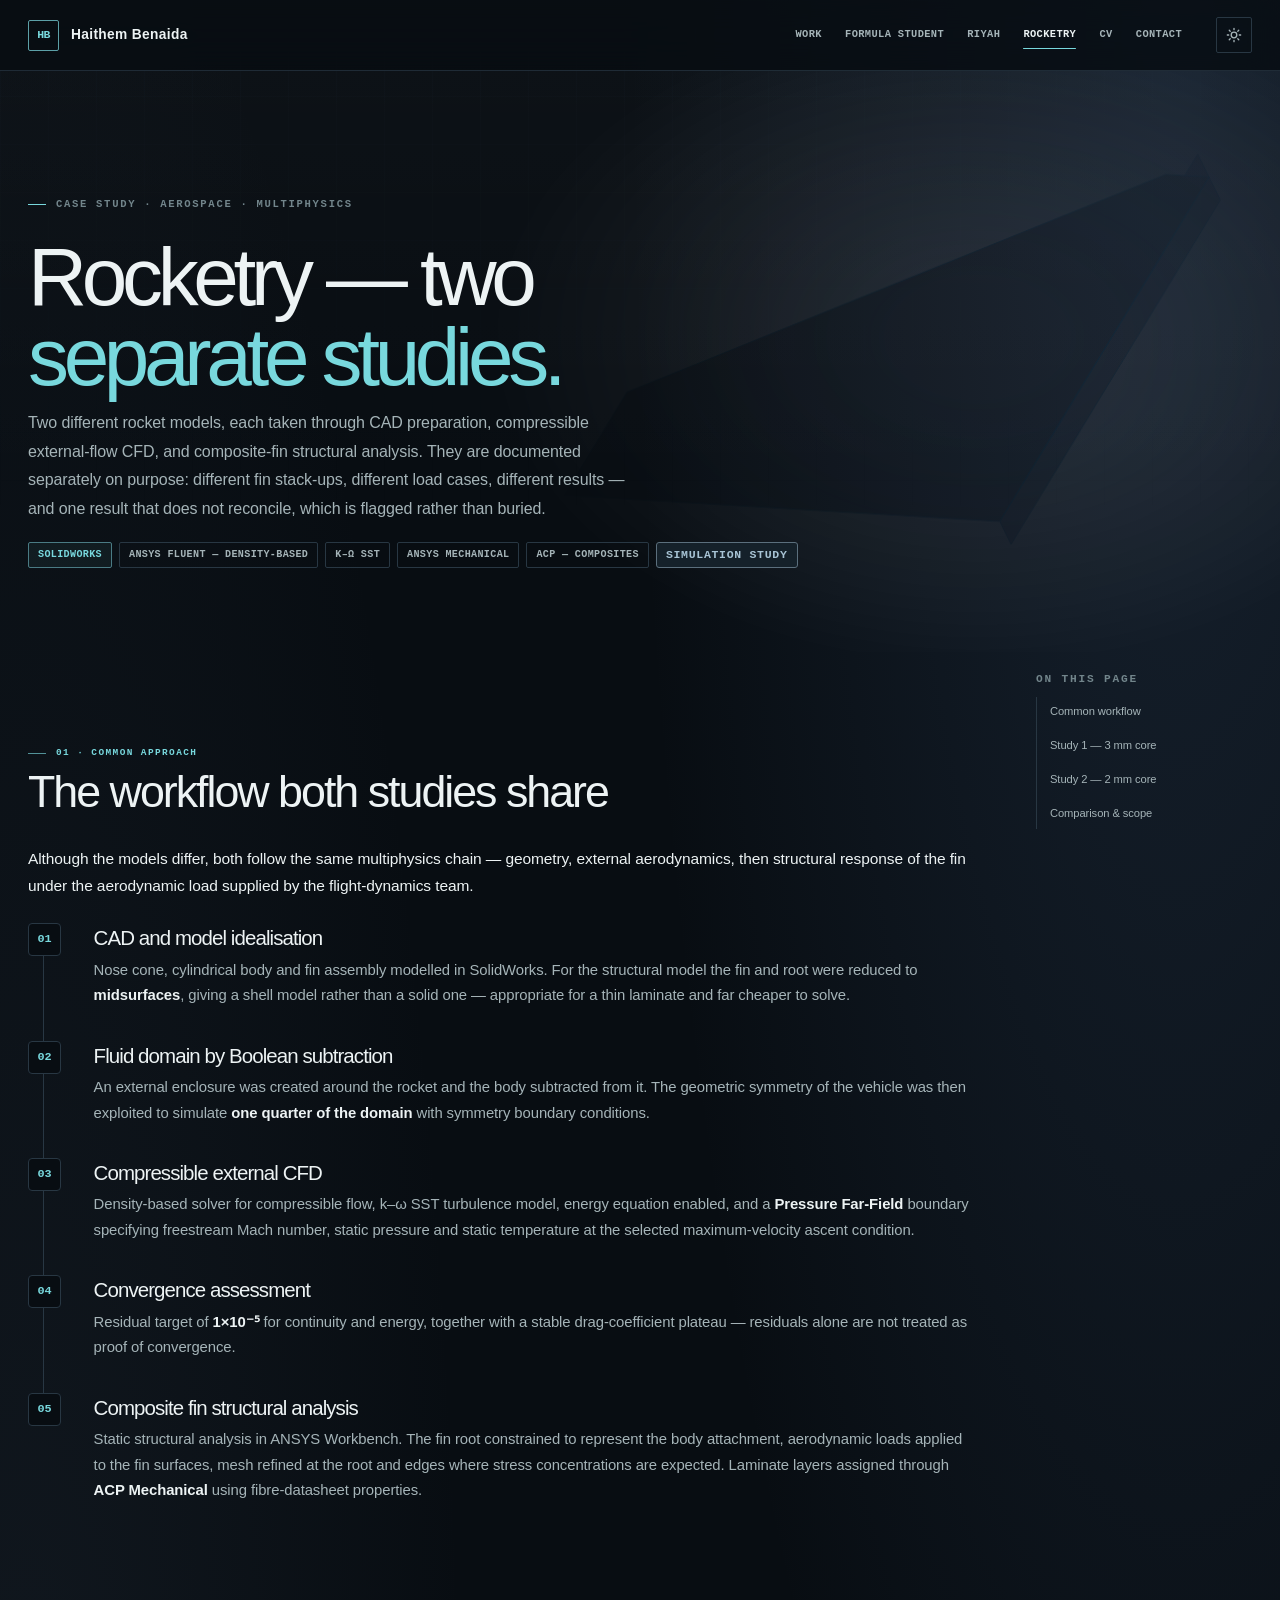
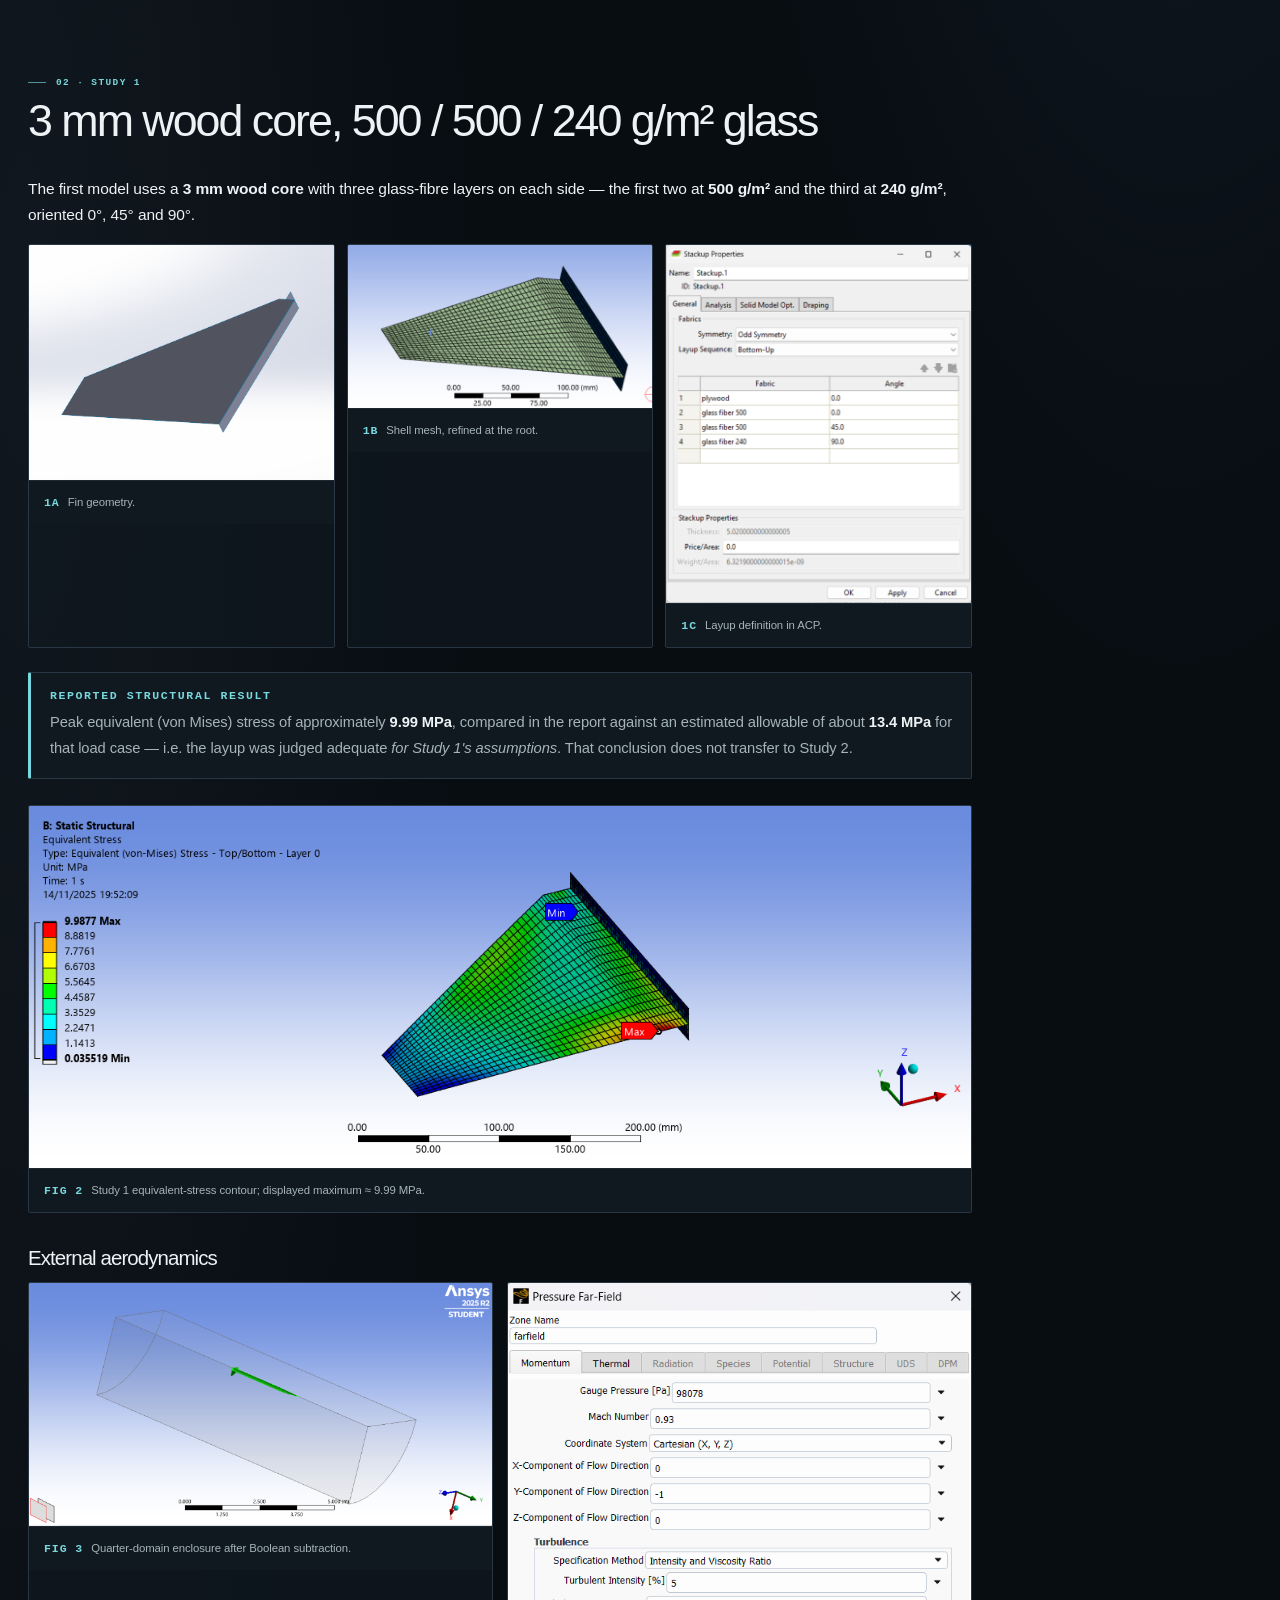
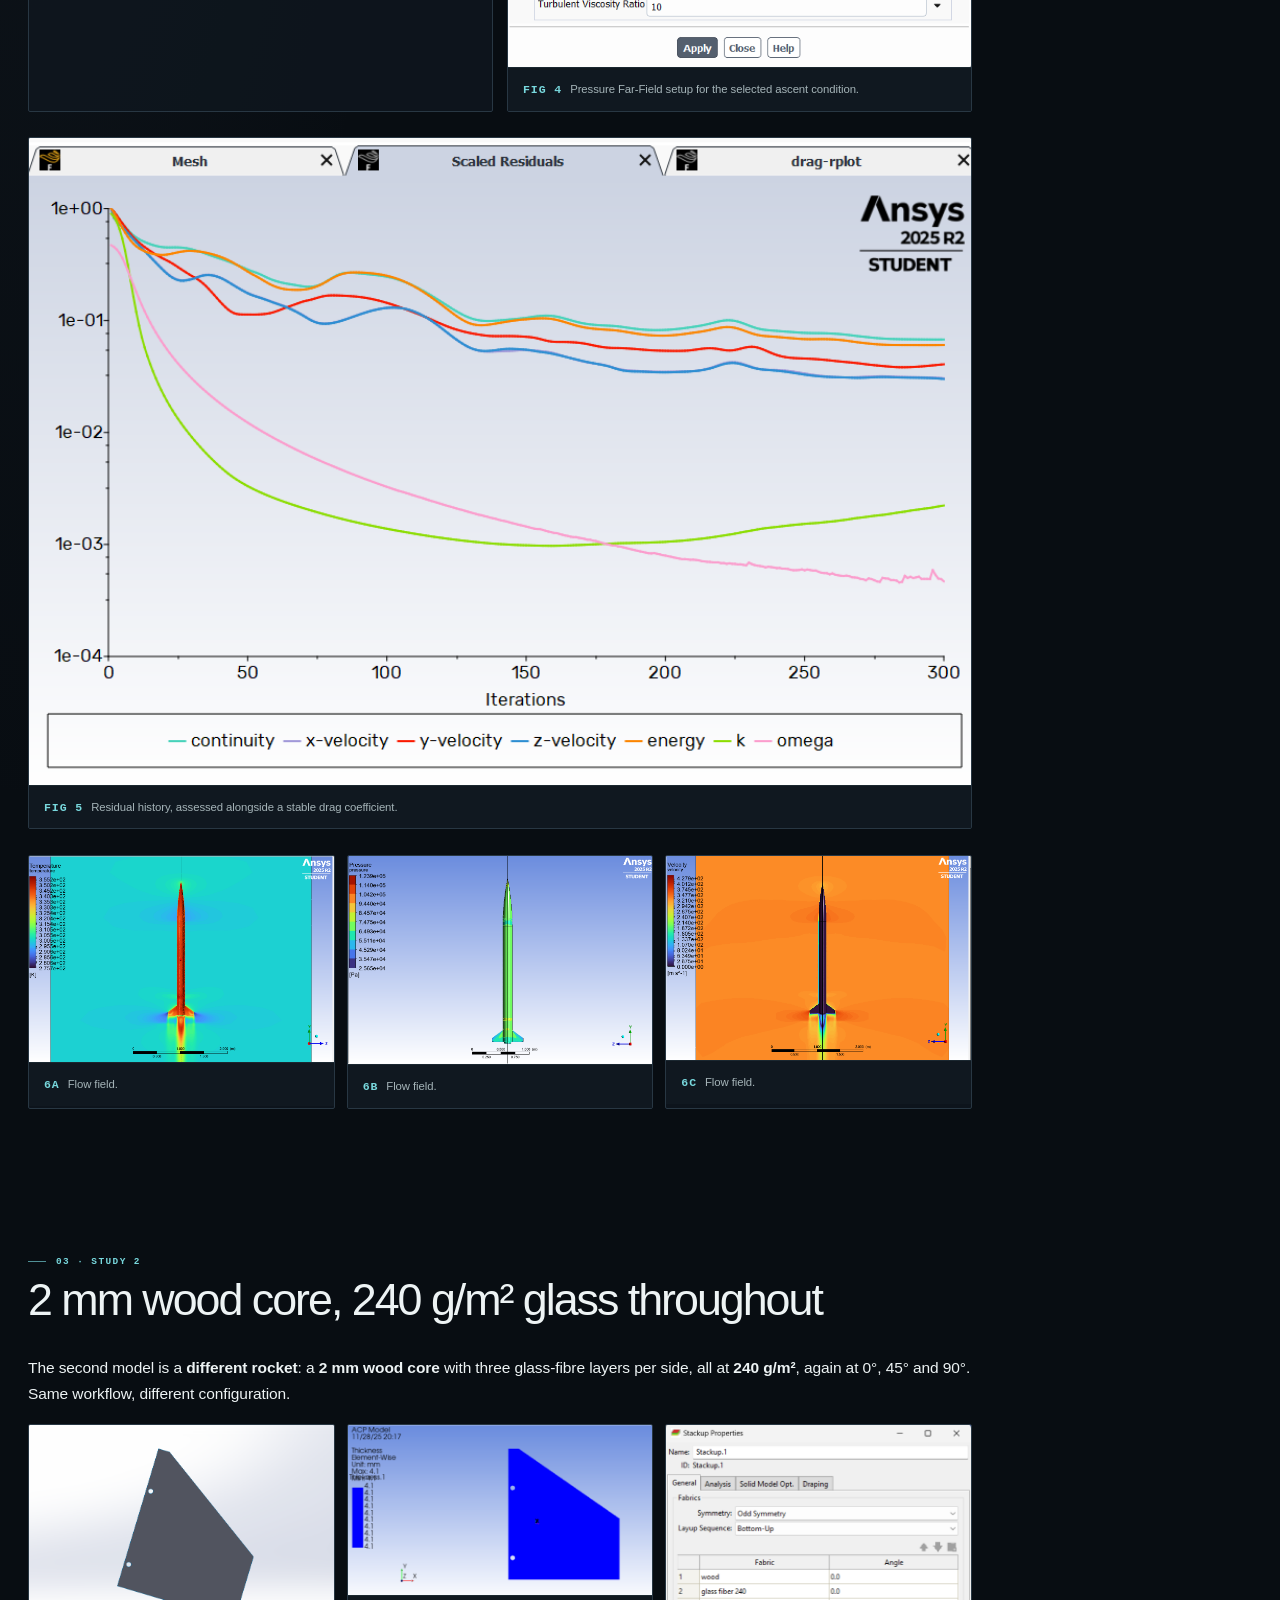
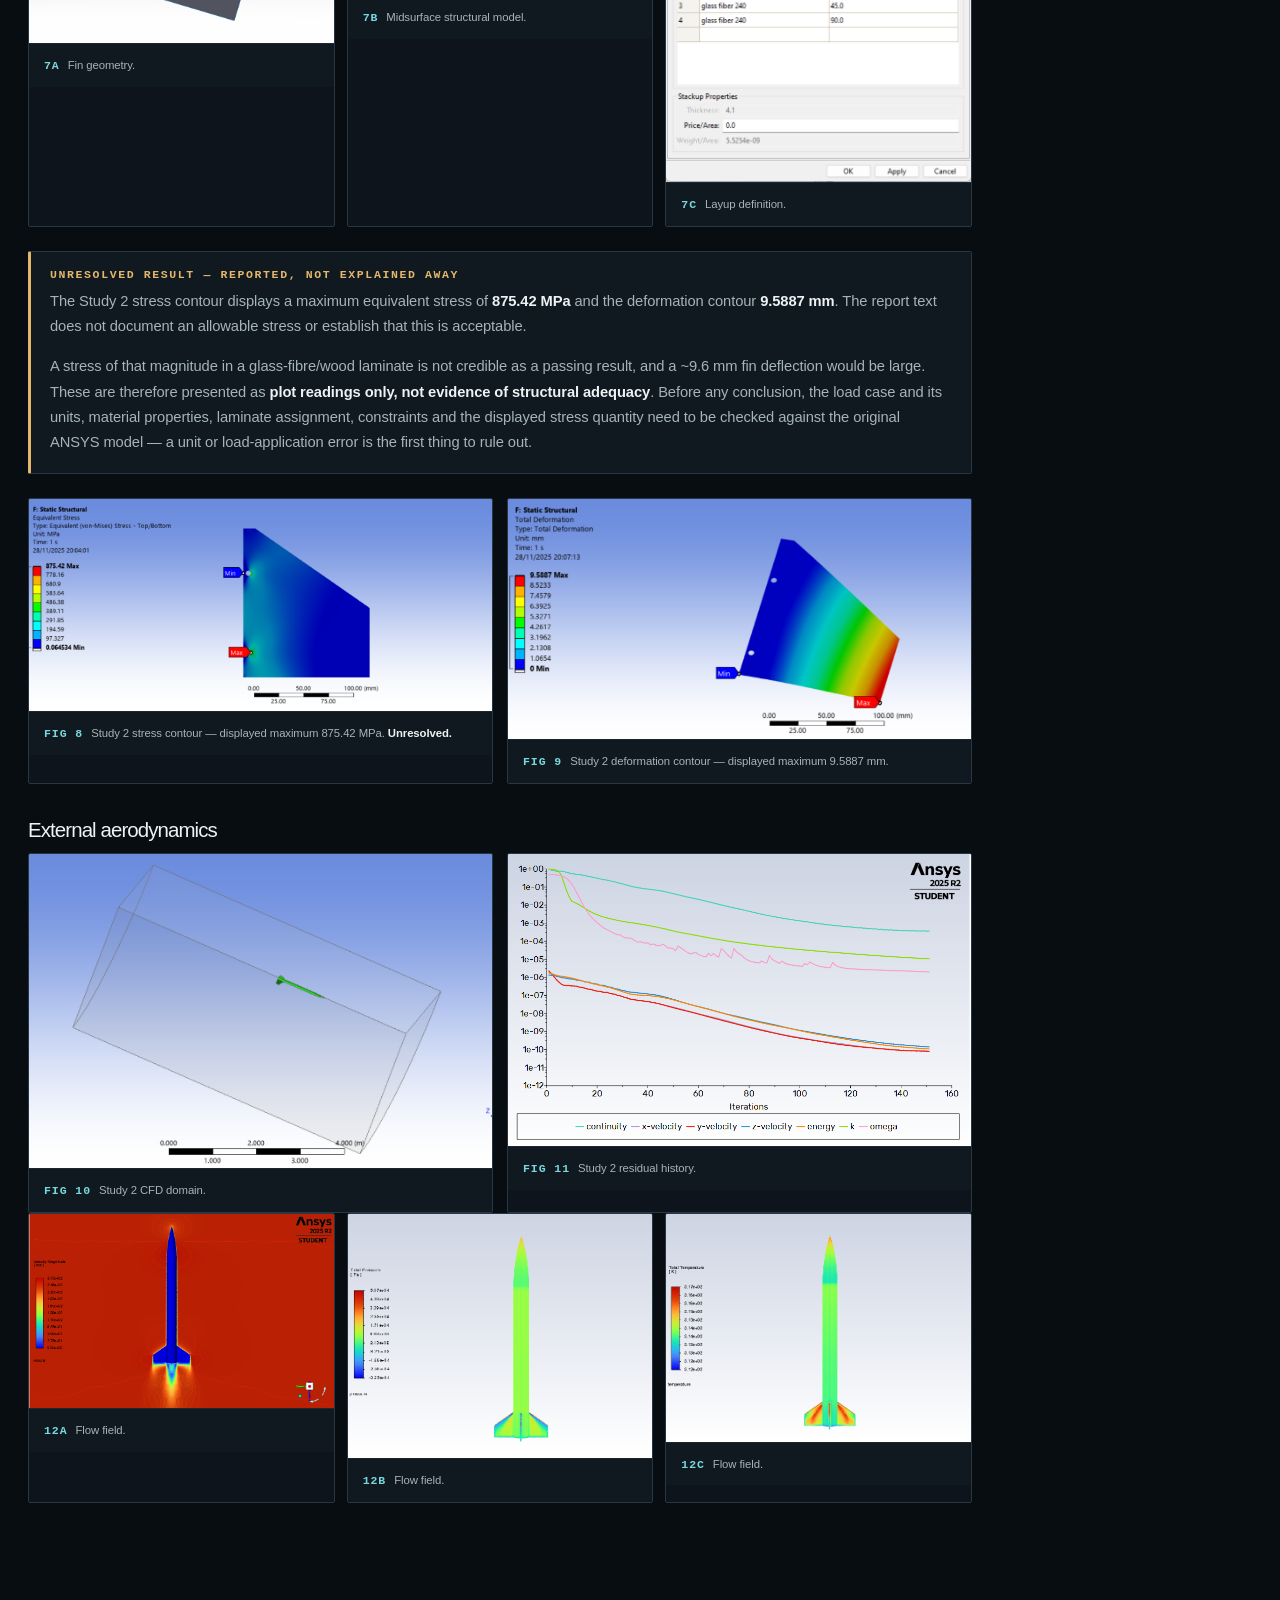
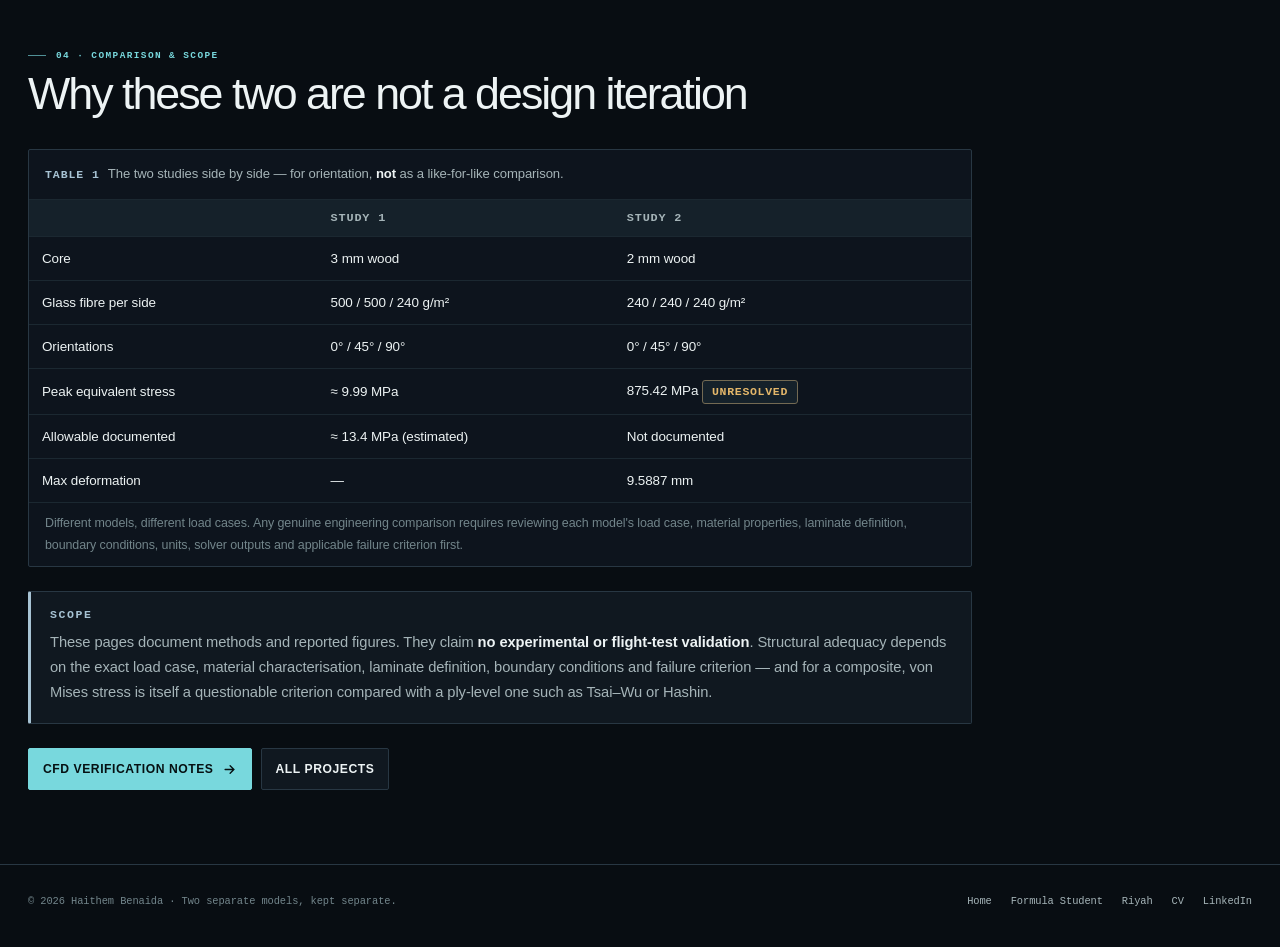
<file: projects/rocketry.html>
<!doctype html>
<html lang="en" data-theme="dark">
<head>
<meta charset="utf-8">
<meta name="viewport" content="width=device-width, initial-scale=1">
<title>Rocketry — CAD, Compressible CFD &amp; Composite Fin Analysis | Haithem Benaida</title>
<meta name="description" content="Two independent rocket simulation studies: CAD preparation, quarter-domain compressible external-flow CFD in ANSYS Fluent, and composite-fin structural analysis in ANSYS Mechanical / ACP.">
<link rel="stylesheet" href="../assets/css/site.css">
<link rel="stylesheet" href="../assets/css/atmosphere.css">
<link rel="icon" href="data:image/svg+xml,<svg xmlns='http://www.w3.org/2000/svg' viewBox='0 0 32 32'><rect width='32' height='32' rx='8' fill='%232459c4'/><text x='16' y='22' font-family='monospace' font-size='16' font-weight='bold' text-anchor='middle' fill='%23ffffff'>HB</text></svg>">
</head>
<body class="rocketry-page">
<a class="skip" href="#main">Skip to content</a>

<nav class="nav">
  <div class="wrap nav-in">
    <a class="brand" href="../index.html"><span class="brand-mark">HB</span> Haithem Benaida</a>
    <div class="nav-links" id="navLinks">
      <a href="../index.html#work">Work</a>
      <a href="formula-student.html">Formula Student</a>
      <a href="riyah.html">Riyah</a>
      <a href="rocketry.html" aria-current="page">Rocketry</a>
      <a href="../cv.html">CV</a>
      <a href="../index.html#contact">Contact</a>
    </div>
    <button class="icon-btn nav-toggle" id="navToggle" aria-label="Toggle navigation" aria-expanded="false">
      <svg viewBox="0 0 24 24" fill="none" stroke="currentColor" stroke-width="2" stroke-linecap="round"><path d="M3 6h18M3 12h18M3 18h18"/></svg>
    </button>
    <button class="icon-btn" id="themeBtn" aria-label="Switch theme"></button>
  </div>
</nav>

<header class="hero">
  <div class="wrap">
    <div class="eyebrow">Case study · Aerospace · Multiphysics</div>
    <h1 style="max-width:22ch">Rocketry — two<br><span class="grad">separate studies.</span></h1>
    <p class="lede">
      Two different rocket models, each taken through CAD preparation, compressible external-flow
      CFD, and composite-fin structural analysis. They are documented separately on purpose:
      different fin stack-ups, different load cases, different results — and one result that does
      not reconcile, which is flagged rather than buried.
    </p>
    <div class="chips">
      <span class="chip chip-accent">SolidWorks</span>
      <span class="chip">ANSYS Fluent — density-based</span>
      <span class="chip">k–ω SST</span>
      <span class="chip">ANSYS Mechanical</span>
      <span class="chip">ACP — composites</span>
      <span class="badge sim">Simulation study</span>
    </div>
  </div>
</header>

<main id="main" class="wrap">
  <div class="report">
    <div class="report-main">

      <section id="approach">
        <div class="eyebrow">01 · Common approach</div>
        <h2 style="margin-top:.55rem">The workflow both studies share</h2>
        <p>
          Although the models differ, both follow the same multiphysics chain — geometry, external
          aerodynamics, then structural response of the fin under the aerodynamic load supplied by
          the flight-dynamics team.
        </p>
        <ol class="steps">
          <li>
            <h3>CAD and model idealisation</h3>
            <p>Nose cone, cylindrical body and fin assembly modelled in SolidWorks. For the structural model the fin and root were reduced to <strong>midsurfaces</strong>, giving a shell model rather than a solid one — appropriate for a thin laminate and far cheaper to solve.</p>
          </li>
          <li>
            <h3>Fluid domain by Boolean subtraction</h3>
            <p>An external enclosure was created around the rocket and the body subtracted from it. The geometric symmetry of the vehicle was then exploited to simulate <strong>one quarter of the domain</strong> with symmetry boundary conditions.</p>
          </li>
          <li>
            <h3>Compressible external CFD</h3>
            <p>Density-based solver for compressible flow, k–ω SST turbulence model, energy equation enabled, and a <strong>Pressure Far-Field</strong> boundary specifying freestream Mach number, static pressure and static temperature at the selected maximum-velocity ascent condition.</p>
          </li>
          <li>
            <h3>Convergence assessment</h3>
            <p>Residual target of <strong>1×10⁻⁵</strong> for continuity and energy, together with a stable drag-coefficient plateau — residuals alone are not treated as proof of convergence.</p>
          </li>
          <li>
            <h3>Composite fin structural analysis</h3>
            <p>Static structural analysis in ANSYS Workbench. The fin root constrained to represent the body attachment, aerodynamic loads applied to the fin surfaces, mesh refined at the root and edges where stress concentrations are expected. Laminate layers assigned through <strong>ACP Mechanical</strong> using fibre-datasheet properties.</p>
          </li>
        </ol>
      </section>

      <section id="study1">
        <div class="eyebrow">02 · Study 1</div>
        <h2 style="margin-top:.55rem">3 mm wood core, 500 / 500 / 240 g/m² glass</h2>
        <p>
          The first model uses a <strong>3 mm wood core</strong> with three glass-fibre layers on each
          side — the first two at <strong>500 g/m²</strong> and the third at <strong>240 g/m²</strong>,
          oriented 0°, 45° and 90°.
        </p>
        <div class="fig-trio">
          <figure class="figure">
            <div class="figure-media"><img src="../assets/rocketry/study-1/cad-fin-geometry.png" alt="Fin CAD geometry from rocket Study 1." loading="eager" decoding="async"></div>
            <figcaption><span class="fig-num">1a</span>Fin geometry.</figcaption>
          </figure>
          <figure class="figure">
            <div class="figure-media"><img src="../assets/rocketry/study-1/fin-mesh.png" alt="Finite-element mesh of the fin for Study 1, refined at the root and edges." loading="lazy" decoding="async"></div>
            <figcaption><span class="fig-num">1b</span>Shell mesh, refined at the root.</figcaption>
          </figure>
          <figure class="figure">
            <div class="figure-media"><img src="../assets/rocketry/study-1/composite-layup-setup.png" alt="Composite layup definition in ACP for Study 1 showing ply orientations and materials." loading="lazy" decoding="async"></div>
            <figcaption><span class="fig-num">1c</span>Layup definition in ACP.</figcaption>
          </figure>
        </div>

        <div class="callout result">
          <span class="callout-title">Reported structural result</span>
          <p class="mb-0">
            Peak equivalent (von Mises) stress of approximately <strong>9.99 MPa</strong>, compared in
            the report against an estimated allowable of about <strong>13.4 MPa</strong> for that load
            case — i.e. the layup was judged adequate <em>for Study 1's assumptions</em>. That
            conclusion does not transfer to Study 2.
          </p>
        </div>
        <figure class="figure">
          <div class="figure-media"><img src="../assets/rocketry/study-1/fin-stress-contour.png" alt="Equivalent von Mises stress contour on the Study 1 composite fin, with a displayed maximum of about 9.99 MPa." loading="lazy" decoding="async"></div>
          <figcaption><span class="fig-num">Fig 2</span>Study 1 equivalent-stress contour; displayed maximum ≈ 9.99 MPa.</figcaption>
        </figure>

        <h3>External aerodynamics</h3>
        <div class="fig-pair">
          <figure class="figure">
            <div class="figure-media"><img src="../assets/rocketry/study-1/cfd-domain.png" alt="Quarter-symmetry external CFD domain around the rocket in Study 1." loading="lazy" decoding="async"></div>
            <figcaption><span class="fig-num">Fig 3</span>Quarter-domain enclosure after Boolean subtraction.</figcaption>
          </figure>
          <figure class="figure">
            <div class="figure-media"><img src="../assets/rocketry/study-1/pressure-far-field-setup.png" alt="ANSYS Fluent Pressure Far-Field boundary condition settings for Study 1, specifying Mach number, static pressure and temperature." loading="lazy" decoding="async"></div>
            <figcaption><span class="fig-num">Fig 4</span>Pressure Far-Field setup for the selected ascent condition.</figcaption>
          </figure>
        </div>
        <figure class="figure">
          <div class="figure-media"><img src="../assets/rocketry/study-1/cfd-residual-history.png" alt="Solver residual history for Study 1 showing continuity and energy residuals falling towards the one-times-ten-to-the-minus-five target." loading="lazy" decoding="async"></div>
          <figcaption><span class="fig-num">Fig 5</span>Residual history, assessed alongside a stable drag coefficient.</figcaption>
        </figure>
        <div class="fig-trio">
          <figure class="figure">
            <div class="figure-media"><img src="../assets/rocketry/study-1/cfd-result-01.png" alt="Compressible flow post-processing result 1 from rocket Study 1." loading="lazy" decoding="async"></div>
            <figcaption><span class="fig-num">6a</span>Flow field.</figcaption>
          </figure>
          <figure class="figure">
            <div class="figure-media"><img src="../assets/rocketry/study-1/cfd-result-03.png" alt="Compressible flow post-processing result 3 from rocket Study 1." loading="lazy" decoding="async"></div>
            <figcaption><span class="fig-num">6b</span>Flow field.</figcaption>
          </figure>
          <figure class="figure">
            <div class="figure-media"><img src="../assets/rocketry/study-1/cfd-result-05.png" alt="Compressible flow post-processing result 5 from rocket Study 1." loading="lazy" decoding="async"></div>
            <figcaption><span class="fig-num">6c</span>Flow field.</figcaption>
          </figure>
        </div>
      </section>

      <section id="study2">
        <div class="eyebrow">03 · Study 2</div>
        <h2 style="margin-top:.55rem">2 mm wood core, 240 g/m² glass throughout</h2>
        <p>
          The second model is a <strong>different rocket</strong>: a <strong>2 mm wood core</strong>
          with three glass-fibre layers per side, all at <strong>240 g/m²</strong>, again at 0°, 45°
          and 90°. Same workflow, different configuration.
        </p>
        <div class="fig-trio">
          <figure class="figure">
            <div class="figure-media"><img src="../assets/rocketry/study-2/cad-fin-geometry.png" alt="Fin CAD geometry from rocket Study 2." loading="lazy" decoding="async"></div>
            <figcaption><span class="fig-num">7a</span>Fin geometry.</figcaption>
          </figure>
          <figure class="figure">
            <div class="figure-media"><img src="../assets/rocketry/study-2/structural-model.png" alt="Shell structural model of the fin and root for Study 2." loading="lazy" decoding="async"></div>
            <figcaption><span class="fig-num">7b</span>Midsurface structural model.</figcaption>
          </figure>
          <figure class="figure">
            <div class="figure-media"><img src="../assets/rocketry/study-2/composite-layup-setup.png" alt="Composite material and layup setup in ACP for Study 2." loading="lazy" decoding="async"></div>
            <figcaption><span class="fig-num">7c</span>Layup definition.</figcaption>
          </figure>
        </div>

        <div class="callout warn">
          <span class="callout-title">Unresolved result — reported, not explained away</span>
          <p>
            The Study 2 stress contour displays a maximum equivalent stress of
            <strong>875.42 MPa</strong> and the deformation contour <strong>9.5887 mm</strong>. The
            report text does not document an allowable stress or establish that this is acceptable.
          </p>
          <p class="mb-0">
            A stress of that magnitude in a glass-fibre/wood laminate is not credible as a passing
            result, and a ~9.6 mm fin deflection would be large. These are therefore presented as
            <strong>plot readings only, not evidence of structural adequacy</strong>. Before any
            conclusion, the load case and its units, material properties, laminate assignment,
            constraints and the displayed stress quantity need to be checked against the original
            ANSYS model — a unit or load-application error is the first thing to rule out.
          </p>
        </div>
        <div class="fig-pair">
          <figure class="figure">
            <div class="figure-media"><img src="../assets/rocketry/study-2/fin-stress-contour.png" alt="Equivalent stress contour for Study 2 displaying a maximum of 875.42 MPa, an unresolved result." loading="lazy" decoding="async"></div>
            <figcaption><span class="fig-num">Fig 8</span>Study 2 stress contour — displayed maximum 875.42 MPa. <strong>Unresolved.</strong></figcaption>
          </figure>
          <figure class="figure">
            <div class="figure-media"><img src="../assets/rocketry/study-2/fin-deformation-contour.png" alt="Total deformation contour for Study 2 displaying a maximum of 9.5887 mm." loading="lazy" decoding="async"></div>
            <figcaption><span class="fig-num">Fig 9</span>Study 2 deformation contour — displayed maximum 9.5887 mm.</figcaption>
          </figure>
        </div>

        <h3>External aerodynamics</h3>
        <div class="fig-pair">
          <figure class="figure">
            <div class="figure-media"><img src="../assets/rocketry/study-2/cfd-domain.png" alt="Quarter-symmetry external CFD domain for rocket Study 2." loading="lazy" decoding="async"></div>
            <figcaption><span class="fig-num">Fig 10</span>Study 2 CFD domain.</figcaption>
          </figure>
          <figure class="figure">
            <div class="figure-media"><img src="../assets/rocketry/study-2/cfd-residual-history.png" alt="Solver residual history for rocket Study 2." loading="lazy" decoding="async"></div>
            <figcaption><span class="fig-num">Fig 11</span>Study 2 residual history.</figcaption>
          </figure>
        </div>
        <div class="fig-trio">
          <figure class="figure">
            <div class="figure-media"><img src="../assets/rocketry/study-2/cfd-result-01.png" alt="Compressible flow post-processing result 1 from rocket Study 2." loading="lazy" decoding="async"></div>
            <figcaption><span class="fig-num">12a</span>Flow field.</figcaption>
          </figure>
          <figure class="figure">
            <div class="figure-media"><img src="../assets/rocketry/study-2/cfd-result-02.png" alt="Compressible flow post-processing result 2 from rocket Study 2." loading="lazy" decoding="async"></div>
            <figcaption><span class="fig-num">12b</span>Flow field.</figcaption>
          </figure>
          <figure class="figure">
            <div class="figure-media"><img src="../assets/rocketry/study-2/cfd-result-03.png" alt="Compressible flow post-processing result 3 from rocket Study 2." loading="lazy" decoding="async"></div>
            <figcaption><span class="fig-num">12c</span>Flow field.</figcaption>
          </figure>
        </div>
      </section>

      <section id="comparison">
        <div class="eyebrow">04 · Comparison &amp; scope</div>
        <h2 style="margin-top:.55rem">Why these two are not a design iteration</h2>
        <div class="table-wrap">
          <table>
            <caption><span class="fig-num">Table 1</span>The two studies side by side — for orientation, <strong>not</strong> as a like-for-like comparison.</caption>
            <thead><tr><th></th><th>Study 1</th><th>Study 2</th></tr></thead>
            <tbody>
              <tr><td>Core</td><td>3 mm wood</td><td>2 mm wood</td></tr>
              <tr><td>Glass fibre per side</td><td>500 / 500 / 240 g/m²</td><td>240 / 240 / 240 g/m²</td></tr>
              <tr><td>Orientations</td><td>0° / 45° / 90°</td><td>0° / 45° / 90°</td></tr>
              <tr><td>Peak equivalent stress</td><td>≈ 9.99 MPa</td><td>875.42 MPa <span class="badge wip">unresolved</span></td></tr>
              <tr><td>Allowable documented</td><td>≈ 13.4 MPa (estimated)</td><td>Not documented</td></tr>
              <tr><td>Max deformation</td><td>—</td><td>9.5887 mm</td></tr>
            </tbody>
          </table>
          <div class="table-note">
            Different models, different load cases. Any genuine engineering comparison requires
            reviewing each model's load case, material properties, laminate definition, boundary
            conditions, units, solver outputs and applicable failure criterion first.
          </div>
        </div>
        <div class="callout">
          <span class="callout-title">Scope</span>
          <p class="mb-0">
            These pages document methods and reported figures. They claim
            <strong>no experimental or flight-test validation</strong>. Structural adequacy depends on
            the exact load case, material characterisation, laminate definition, boundary conditions
            and failure criterion — and for a composite, von Mises stress is itself a questionable
            criterion compared with a ply-level one such as Tsai–Wu or Hashin.
          </p>
        </div>
        <div class="btn-row">
          <a class="btn btn-primary" href="cfd-notes.html">CFD verification notes
            <svg viewBox="0 0 24 24" fill="none" stroke="currentColor" stroke-width="2.2" stroke-linecap="round"><path d="M5 12h14M13 6l6 6-6 6"/></svg>
          </a>
          <a class="btn" href="../index.html#work">All projects</a>
        </div>
      </section>

    </div>

    <aside class="toc" aria-label="On this page">
      <div class="toc-title">On this page</div>
      <ol>
        <li><a href="#approach">Common workflow</a></li>
        <li><a href="#study1">Study 1 — 3 mm core</a></li>
        <li><a href="#study2">Study 2 — 2 mm core</a></li>
        <li><a href="#comparison">Comparison &amp; scope</a></li>
      </ol>
    </aside>
  </div>
</main>

<footer class="footer">
  <div class="wrap footer-in">
    <div>© <span id="year">2026</span> Haithem Benaida · Two separate models, kept separate.</div>
    <div class="footer-links">
      <a href="../index.html">Home</a>
      <a href="formula-student.html">Formula Student</a>
      <a href="riyah.html">Riyah</a>
      <a href="../cv.html">CV</a>
      <a href="https://www.linkedin.com/in/haithembenaida" rel="noopener">LinkedIn</a>
    </div>
  </div>
</footer>

<script src="../assets/js/site.js"></script>
</body>
</html>
</file>
<file: assets/css/site.css>
/* ==========================================================================
   Haithem Benaida — Engineering Portfolio
   Design system: instrumentation-inspired, data-forward, no dependencies.
   ========================================================================== */

/* ---------- Tokens ---------- */
:root {
  --bg: #070b14;
  --bg-grad: #0d1526;
  --panel: #101a2d;
  --panel-2: #16223c;
  --line: #22304f;
  --line-soft: #1a2540;
  --text: #e9eff9;
  --muted: #9db0cb;
  --muted-2: #7387a3;
  --accent: #5eead4;
  --accent-2: #7dd3fc;
  --accent-ink: #04211d;
  --warn: #fbbf24;
  --danger: #fb7185;
  --good: #4ade80;

  --radius: 16px;
  --radius-sm: 10px;
  --maxw: 1160px;
  --mono: ui-monospace, "SF Mono", SFMono-Regular, "JetBrains Mono", Menlo, Consolas, monospace;
  --sans: system-ui, -apple-system, "Segoe UI", Inter, Roboto, Helvetica, Arial, sans-serif;
  --shadow: 0 1px 0 rgba(255, 255, 255, .03) inset, 0 18px 40px -24px rgba(0, 0, 0, .8);
}

[data-theme="light"] {
  --bg: #f6f8fc;
  --bg-grad: #e8eef8;
  --panel: #ffffff;
  --panel-2: #f2f6fc;
  --line: #dae3f0;
  --line-soft: #e7edf7;
  --text: #0c1424;
  --muted: #52657f;
  --muted-2: #6d7f99;
  --accent: #0d9488;
  --accent-2: #0369a1;
  --accent-ink: #ffffff;
  --warn: #b45309;
  --danger: #be123c;
  --good: #15803d;
  --shadow: 0 1px 2px rgba(16, 32, 64, .04), 0 12px 28px -20px rgba(16, 32, 64, .35);
}

/* ---------- Base ---------- */
* { box-sizing: border-box; }

html {
  scroll-behavior: smooth;
  scroll-padding-top: 84px;
  -webkit-text-size-adjust: 100%;
}

body {
  margin: 0;
  font: 16px/1.68 var(--sans);
  color: var(--text);
  background:
    radial-gradient(1100px 620px at 12% -8%, var(--bg-grad) 0%, transparent 62%),
    var(--bg);
  background-attachment: fixed;
  -webkit-font-smoothing: antialiased;
}

img { max-width: 100%; height: auto; display: block; }

a { color: var(--accent-2); text-decoration: none; }
a:hover { text-decoration: underline; text-underline-offset: 3px; }

h1, h2, h3, h4 { line-height: 1.16; letter-spacing: -.028em; font-weight: 680; }
h1 { font-size: clamp(2.3rem, 5.6vw, 4rem); margin: .35em 0 .5em; }
h2 { font-size: clamp(1.5rem, 2.8vw, 2.05rem); margin: 0 0 .7em; }
h3 { font-size: 1.16rem; margin: 1.6em 0 .5em; }
h4 { font-size: 1rem; margin: 1.3em 0 .4em; }
p { margin: 0 0 1em; }
ul, ol { margin: 0 0 1em; padding-left: 1.15em; }
li { margin: .34em 0; }
strong { font-weight: 660; color: var(--text); }
hr { border: 0; border-top: 1px solid var(--line); margin: 2.4rem 0; }

code {
  font: .875em/1.5 var(--mono);
  background: var(--panel-2);
  border: 1px solid var(--line-soft);
  border-radius: 6px;
  padding: .1em .38em;
  color: var(--accent);
}

:focus-visible {
  outline: 2px solid var(--accent);
  outline-offset: 3px;
  border-radius: 4px;
}

.wrap { width: min(var(--maxw), calc(100% - 40px)); margin-inline: auto; }
.muted { color: var(--muted); }
.dim { color: var(--muted-2); }
.center { text-align: center; }
.nowrap { white-space: nowrap; }

.skip {
  position: absolute; left: -9999px; top: 0;
  background: var(--accent); color: var(--accent-ink);
    padding: 10px 16px; border-radius: 0 0 8px 0; z-index: 200; font-weight: 650;
}
.skip:focus { left: 0; }

/* ---------- Eyebrow / kicker ---------- */
.eyebrow {
  font: 700 .72rem/1 var(--mono);
  letter-spacing: .2em;
  text-transform: uppercase;
  color: var(--accent);
  display: flex; align-items: center; gap: 10px;
}
.eyebrow::before {
  content: ""; width: 26px; height: 1px; background: var(--accent); opacity: .65;
}
.eyebrow.no-rule::before { display: none; }

/* ---------- Nav ---------- */
.nav {
  position: sticky; top: 0; z-index: 90;
  background: color-mix(in srgb, var(--bg) 86%, transparent);
  backdrop-filter: blur(14px) saturate(140%);
  border-bottom: 1px solid var(--line-soft);
}
.nav-in {
  display: flex; align-items: center; gap: 20px;
  min-height: 62px;
}
.brand {
  display: flex; align-items: center; gap: 10px;
  font-weight: 700; letter-spacing: -.02em; color: var(--text);
  margin-right: auto; font-size: .98rem;
}
.brand:hover { text-decoration: none; }
.brand-mark {
  width: 30px; height: 30px; flex: none;
  border-radius: 9px;
  background: linear-gradient(145deg, var(--accent), var(--accent-2));
  color: var(--accent-ink);
  display: grid; place-items: center;
  font: 800 .82rem/1 var(--mono);
}
.nav-links { display: flex; align-items: center; gap: 4px; }
.nav-links a {
  color: var(--muted); font-size: .9rem; font-weight: 550;
  padding: 7px 11px; border-radius: 8px;
}
.nav-links a:hover { color: var(--text); background: var(--panel); text-decoration: none; }
.nav-links a[aria-current="page"] { color: var(--accent); background: var(--panel); }

.icon-btn {
  appearance: none; cursor: pointer;
  width: 34px; height: 34px; flex: none;
  display: grid; place-items: center;
  border: 1px solid var(--line); border-radius: 9px;
  background: var(--panel); color: var(--muted);
}
.icon-btn:hover { color: var(--accent); border-color: var(--accent); }
.icon-btn svg { width: 16px; height: 16px; }

.nav-toggle { display: none; }

/* ---------- Buttons ---------- */
.btn {
  display: inline-flex; align-items: center; gap: 8px;
  padding: 10px 17px; border-radius: 10px;
  font-size: .92rem; font-weight: 620;
  border: 1px solid var(--line);
  background: var(--panel); color: var(--text);
  cursor: pointer;
}
.btn:hover { border-color: var(--accent); color: var(--accent); text-decoration: none; }
.btn-primary {
  background: linear-gradient(145deg, var(--accent), var(--accent-2));
  color: var(--accent-ink); border-color: transparent;
}
.btn-primary:hover { color: var(--accent-ink); filter: brightness(1.07); }
.btn svg { width: 15px; height: 15px; }
.btn-row { display: flex; flex-wrap: wrap; gap: 10px; margin-top: 1.6rem; }

/* ---------- Hero ---------- */
.hero { padding: clamp(44px, 7vw, 86px) 0 clamp(34px, 5vw, 56px); }
.hero-grid {
  display: grid; grid-template-columns: 1.08fr .92fr;
  gap: clamp(24px, 4vw, 52px); align-items: center;
}
.hero h1 { margin-bottom: .35em; }
.hero h1 .grad {
  background: linear-gradient(100deg, var(--accent), var(--accent-2));
  -webkit-background-clip: text; background-clip: text; color: transparent;
}
.lede { font-size: clamp(1.02rem, 1.5vw, 1.16rem); color: var(--muted); max-width: 60ch; }
.hero-figure {
  border: 1px solid var(--line); border-radius: var(--radius);
  background: var(--panel); overflow: hidden; box-shadow: var(--shadow);
}
.hero-figure img { background: #eef1f6; }
.hero-figure figcaption {
  padding: 11px 15px; font-size: .8rem; color: var(--muted-2);
  border-top: 1px solid var(--line-soft); font-family: var(--mono);
}

/* ---------- Chips ---------- */
.chips { display: flex; flex-wrap: wrap; gap: 7px; margin: 1.4rem 0 0; }
.chip {
  font: 600 .78rem/1 var(--sans);
  border: 1px solid var(--line); background: var(--panel);
  color: var(--muted); border-radius: 999px; padding: 6px 11px;
}
.chip-accent { border-color: color-mix(in srgb, var(--accent) 45%, var(--line)); color: var(--accent); }

/* ---------- Availability banner ---------- */
.availability {
  display: flex; align-items: flex-start; gap: 10px;
  margin: 1.1rem 0 0; padding: 11px 15px;
  max-width: 60ch; font-size: .93rem; line-height: 1.5;
  border: 1px solid color-mix(in srgb, var(--accent) 32%, var(--line));
  border-left: 3px solid var(--accent);
  border-radius: 10px;
  background: color-mix(in srgb, var(--accent) 7%, var(--panel));
  color: var(--muted);
}
.availability strong { color: var(--text); }
.availability .dot {
  flex: 0 0 auto; width: 8px; height: 8px; margin-top: .45em;
  border-radius: 50%; background: var(--accent);
  box-shadow: 0 0 0 4px color-mix(in srgb, var(--accent) 18%, transparent);
}

/* ---------- Sections ---------- */
.section { padding: clamp(38px, 5.5vw, 66px) 0; border-top: 1px solid var(--line-soft); }
.section-head { max-width: 72ch; margin-bottom: 2rem; }
.section-head p { color: var(--muted); margin-bottom: 0; }
.section-head h2 { margin-top: .55rem; }

/* ---------- Metrics ---------- */
.metrics {
  display: grid; grid-template-columns: repeat(auto-fit, minmax(158px, 1fr));
  gap: 12px;
}
.metric {
  border: 1px solid var(--line); border-radius: var(--radius-sm);
  background: linear-gradient(160deg, var(--panel), var(--panel-2));
  padding: 17px 16px;
}
.metric-val {
  font: 700 clamp(1.5rem, 2.6vw, 1.95rem)/1.05 var(--mono);
  letter-spacing: -.04em; color: var(--accent);
  display: block; margin-bottom: 6px;
}
.metric-val .unit { font-size: .55em; color: var(--muted); letter-spacing: 0; margin-left: 2px; }
.metric-label { font-size: .84rem; color: var(--text); font-weight: 580; display: block; }
.metric-note { font-size: .74rem; color: var(--muted-2); display: block; margin-top: 4px; line-height: 1.45; }

/* ---------- Cards / projects ---------- */
.grid-2 { display: grid; grid-template-columns: repeat(2, minmax(0, 1fr)); gap: 16px; }
.grid-3 { display: grid; grid-template-columns: repeat(3, minmax(0, 1fr)); gap: 16px; }

.card {
  border: 1px solid var(--line); border-radius: var(--radius);
  background: linear-gradient(160deg, var(--panel), color-mix(in srgb, var(--panel-2) 70%, var(--panel)));
  padding: 22px; box-shadow: var(--shadow);
}
.card > :last-child { margin-bottom: 0; }
.card h3 { margin-top: .5rem; }
.card p { color: var(--muted); }

.project {
  display: flex; flex-direction: column;
  border: 1px solid var(--line); border-radius: var(--radius);
  background: var(--panel); overflow: hidden;
  box-shadow: var(--shadow);
  transition: border-color .18s ease, transform .18s ease;
}
.project:hover { border-color: color-mix(in srgb, var(--accent) 50%, var(--line)); transform: translateY(-2px); }
.project-thumb {
  aspect-ratio: 16 / 8.4; overflow: hidden;
  border-bottom: 1px solid var(--line-soft);
  background: var(--panel-2);
}
.project-thumb img { width: 100%; height: 100%; object-fit: cover; object-position: center; }
.project-thumb.contain img { object-fit: contain; background: #eef1f6; }
.project-body { padding: 20px 21px 22px; display: flex; flex-direction: column; flex: 1; }
.project-body h3 { margin: .5rem 0 .55rem; font-size: 1.2rem; }
.project-body p { color: var(--muted); font-size: .94rem; }
.project-tags {
  font: 500 .76rem/1.5 var(--mono); color: var(--muted-2);
  margin: auto 0 .9rem; padding-top: .5rem;
}
.project-link { font-weight: 640; font-size: .92rem; display: inline-flex; align-items: center; gap: 6px; }
.project.featured { grid-column: span 2; }
.project.featured .project-thumb { aspect-ratio: 16 / 6.6; }

.stat-row {
  display: flex; flex-wrap: wrap; gap: 16px;
  padding: 12px 0; margin: 0 0 .5rem;
  border-top: 1px solid var(--line-soft); border-bottom: 1px solid var(--line-soft);
}
.stat-row div { font-size: .8rem; color: var(--muted-2); }
.stat-row b { display: block; font: 700 1.05rem/1.2 var(--mono); color: var(--accent); }

/* ---------- Figures ---------- */
.figure {
  margin: 1.6rem 0;
  border: 1px solid var(--line); border-radius: var(--radius-sm);
  background: var(--panel); overflow: hidden;
}
.figure-media { background: #f3f5f9; cursor: zoom-in; }
[data-theme="light"] .figure-media { background: #f7f9fc; }
.figure-media.dark-bg { background: #0d1117; }
.figure-media img { width: 100%; }
.figure figcaption {
  padding: 12px 15px; font-size: .84rem; color: var(--muted);
  border-top: 1px solid var(--line-soft); line-height: 1.55;
}
.fig-num {
  font: 700 .72rem/1 var(--mono); color: var(--accent);
  letter-spacing: .08em; text-transform: uppercase; margin-right: 8px;
}
.fig-pair { display: grid; grid-template-columns: 1fr 1fr; gap: 14px; }
.fig-pair .figure { margin: 0; }
.fig-trio { display: grid; grid-template-columns: repeat(3, 1fr); gap: 12px; }
.fig-trio .figure { margin: 0; }

/* ---------- Tables ---------- */
.table-wrap {
  overflow-x: auto; margin: 1.5rem 0;
  border: 1px solid var(--line); border-radius: var(--radius-sm);
  background: var(--panel);
}
table { border-collapse: collapse; width: 100%; font-size: .88rem; }
caption {
  text-align: left; padding: 13px 16px;
  font-size: .82rem; color: var(--muted);
  border-bottom: 1px solid var(--line-soft);
}
caption .fig-num { color: var(--accent-2); }
th, td { padding: 9px 14px; text-align: left; border-bottom: 1px solid var(--line-soft); }
thead th {
  font: 650 .74rem/1.4 var(--mono);
  letter-spacing: .07em; text-transform: uppercase;
  color: var(--muted-2); background: var(--panel-2);
  white-space: nowrap;
}
tbody tr:last-child td { border-bottom: 0; }
tbody tr:hover { background: color-mix(in srgb, var(--accent) 5%, transparent); }
td.num, th.num { text-align: right; font-family: var(--mono); font-size: .84rem; }
tr.best td { background: color-mix(in srgb, var(--good) 12%, transparent); }
tr.best td:first-child { box-shadow: inset 3px 0 0 var(--good); }
.table-note { font-size: .78rem; color: var(--muted-2); padding: 10px 16px; border-top: 1px solid var(--line-soft); }

/* ---------- Callouts ---------- */
.callout {
  border: 1px solid var(--line);
  border-left: 3px solid var(--accent-2);
  border-radius: var(--radius-sm);
  background: var(--panel); padding: 16px 18px; margin: 1.5rem 0;
}
.callout > :last-child { margin-bottom: 0; }
.callout-title {
  font: 700 .72rem/1 var(--mono); letter-spacing: .14em; text-transform: uppercase;
  color: var(--accent-2); margin-bottom: 9px; display: block;
}
.callout p { font-size: .92rem; color: var(--muted); }
.callout.warn { border-left-color: var(--warn); }
.callout.warn .callout-title { color: var(--warn); }
.callout.result { border-left-color: var(--accent); }
.callout.result .callout-title { color: var(--accent); }

/* ---------- Equations ---------- */
.eq {
  margin: 1.4rem 0; padding: 16px 20px;
  border: 1px solid var(--line); border-radius: var(--radius-sm);
  background: var(--panel-2);
  display: flex; align-items: center; gap: 18px; flex-wrap: wrap;
  overflow-x: auto;
}
.eq-body {
  font: 400 1.06rem/1.9 "Cambria", "Georgia", serif;
  color: var(--text); flex: 1; min-width: 240px;
}
.eq-body i, .v { font-style: italic; }
.eq-body sub, .eq-body sup { font-size: .68em; font-style: normal; }
.eq-num { font: 600 .78rem/1 var(--mono); color: var(--muted-2); }
.frac { display: inline-flex; flex-direction: column; vertical-align: middle; text-align: center; margin: 0 .28em; }
.frac > span:first-child { border-bottom: 1px solid currentColor; padding: 0 .35em .12em; }
.frac > span:last-child { padding: .12em .35em 0; }
.sqrt { border-top: 1px solid currentColor; padding: .1em .25em 0; margin-left: .1em; }

/* ---------- Steps ---------- */
.steps { counter-reset: step; list-style: none; padding: 0; margin: 1.6rem 0; }
.steps > li {
  counter-increment: step; position: relative;
  padding: 0 0 1.5rem 3.1rem; margin: 0;
  border-left: 1px solid var(--line); margin-left: 15px;
}
.steps > li:last-child { border-left-color: transparent; padding-bottom: 0; }
.steps > li::before {
  content: counter(step, decimal-leading-zero);
  position: absolute; left: -16px; top: -2px;
  width: 31px; height: 31px; border-radius: 50%;
  background: var(--panel); border: 1px solid var(--line);
  color: var(--accent); font: 700 .74rem/31px var(--mono); text-align: center;
}
.steps :is(h3, h4) { margin: .1rem 0 .4rem; font-size: 1.02rem; }
.steps p { color: var(--muted); font-size: .93rem; margin-bottom: .5rem; }

/* ---------- Report layout with TOC ---------- */
.report { display: grid; grid-template-columns: minmax(0, 1fr) 216px; gap: clamp(24px, 4vw, 48px); align-items: start; }
.toc { position: sticky; top: 82px; font-size: .85rem; }
.toc-title {
  font: 700 .7rem/1 var(--mono); letter-spacing: .16em; text-transform: uppercase;
  color: var(--muted-2); margin-bottom: 12px;
}
.toc ol { list-style: none; padding: 0; margin: 0; border-left: 1px solid var(--line); }
.toc a {
  display: block; padding: 6px 0 6px 13px; margin-left: -1px;
  color: var(--muted); border-left: 1px solid transparent; line-height: 1.4;
}
.toc a:hover { color: var(--text); text-decoration: none; }
.toc a.active { color: var(--accent); border-left-color: var(--accent); }
.report-main > section:first-child h2 { margin-top: 0; }
.report-main section { scroll-margin-top: 80px; padding-bottom: 1.2rem; }

/* ---------- Badges ---------- */
.badge {
  display: inline-flex; align-items: center; gap: 6px;
  font: 650 .72rem/1 var(--mono); letter-spacing: .06em; text-transform: uppercase;
  padding: 5px 9px; border-radius: 6px;
  border: 1px solid var(--line); background: var(--panel-2); color: var(--muted);
}
.badge.sim { border-color: color-mix(in srgb, var(--accent-2) 40%, var(--line)); color: var(--accent-2); }
.badge.live { border-color: color-mix(in srgb, var(--good) 40%, var(--line)); color: var(--good); }
.badge.wip { border-color: color-mix(in srgb, var(--warn) 40%, var(--line)); color: var(--warn); }

/* ---------- Interactive panels ---------- */
.panel {
  border: 1px solid var(--line); border-radius: var(--radius);
  background: var(--panel); padding: 20px; margin: 1.7rem 0;
}
.panel-head {
  display: flex; align-items: center; justify-content: space-between;
  gap: 14px; flex-wrap: wrap; margin-bottom: 16px;
}
.panel-head :is(h3, h4) { margin: 0; font-size: 1rem; }
.panel-head p { margin: 4px 0 0; font-size: .82rem; color: var(--muted-2); }

.toggle-group { display: inline-flex; border: 1px solid var(--line); border-radius: 9px; overflow: hidden; background: var(--panel-2); }
.toggle-group button {
  appearance: none; border: 0; cursor: pointer;
  background: transparent; color: var(--muted);
  font: 600 .8rem/1 var(--sans); padding: 8px 13px;
}
.toggle-group button + button { border-left: 1px solid var(--line); }
.toggle-group button[aria-pressed="true"] { background: var(--accent); color: var(--accent-ink); }

.chart { width: 100%; height: auto; display: block; overflow: visible; }
.chart text { font-family: var(--mono); fill: var(--muted-2); font-size: 10px; }
.chart .axis-line { stroke: var(--line); stroke-width: 1; }
.chart .grid-line { stroke: var(--line-soft); stroke-width: 1; }
.chart .axis-label { fill: var(--muted); font-size: 10.5px; }
.chart .bar-label { fill: var(--text); font-size: 10.5px; font-weight: 700; }

.slider-row { display: flex; align-items: center; gap: 14px; flex-wrap: wrap; margin-bottom: 14px; }
.slider-row label { font: 600 .84rem/1 var(--sans); color: var(--muted); }
input[type="range"] {
  -webkit-appearance: none; appearance: none;
  flex: 1; min-width: 180px; height: 4px; border-radius: 4px;
  background: var(--line); outline-offset: 6px;
}
input[type="range"]::-webkit-slider-thumb {
  -webkit-appearance: none; width: 17px; height: 17px; border-radius: 50%;
  background: var(--accent); cursor: pointer; border: 2px solid var(--bg);
}
input[type="range"]::-moz-range-thumb {
  width: 15px; height: 15px; border-radius: 50%; border: 2px solid var(--bg);
  background: var(--accent); cursor: pointer;
}
.readout { font: 700 .9rem/1 var(--mono); color: var(--accent); min-width: 62px; text-align: right; }

.legend { display: flex; flex-wrap: wrap; gap: 14px; margin-top: 12px; font-size: .78rem; color: var(--muted); }
.legend span { display: inline-flex; align-items: center; gap: 6px; }
.legend i { width: 10px; height: 10px; border-radius: 3px; display: inline-block; }

/* ---------- Lightbox ---------- */
.lightbox {
  position: fixed; inset: 0; z-index: 200;
  background: rgba(4, 7, 14, .93);
  display: none; place-items: center; padding: 28px;
  backdrop-filter: blur(4px);
}
.lightbox.open { display: grid; }
.lightbox figure { margin: 0; max-width: min(1200px, 94vw); max-height: 90vh; display: flex; flex-direction: column; gap: 12px; }
.lightbox img { max-height: 76vh; width: auto; margin-inline: auto; border-radius: 8px; background: #fff; }
.lightbox figcaption { color: #cfdaea; font-size: .88rem; text-align: center; max-width: 80ch; margin-inline: auto; }
.lb-close {
  position: absolute; top: 18px; right: 20px;
  width: 38px; height: 38px; border-radius: 10px;
  border: 1px solid #2b3a55; background: #111a2b; color: #cfdaea;
  cursor: pointer; font-size: 1.1rem;
}
.lb-nav {
  position: absolute; top: 50%; transform: translateY(-50%);
  width: 42px; height: 42px; border-radius: 50%;
  border: 1px solid #2b3a55; background: #111a2b; color: #cfdaea;
  cursor: pointer; font-size: 1.2rem;
}
.lb-prev { left: 16px; }
.lb-next { right: 16px; }

/* ---------- Timeline / CV ---------- */
.timeline { list-style: none; padding: 0; margin: 1.5rem 0; }
.timeline li {
  display: grid; grid-template-columns: 128px minmax(0, 1fr);
  gap: 18px; padding: 15px 0; border-top: 1px solid var(--line-soft); margin: 0;
}
.timeline li:first-child { border-top: 0; }
.timeline .when { font: 600 .8rem/1.6 var(--mono); color: var(--accent); }
.timeline :is(h3, h4) { margin: 0 0 .25rem; font-size: 1rem; }
.timeline p { margin: 0; color: var(--muted); font-size: .92rem; }

.skill-grid { display: grid; grid-template-columns: repeat(auto-fit, minmax(230px, 1fr)); gap: 14px; }
.skill-card { border: 1px solid var(--line); border-radius: var(--radius-sm); background: var(--panel); padding: 17px; }
.skill-card :is(h3, h4) { margin: 0 0 .6rem; font-size: .92rem; color: var(--accent); font-family: var(--mono); letter-spacing: .04em; }
.skill-card ul { margin: 0; padding-left: 1.05em; font-size: .88rem; color: var(--muted); }
.skill-card li { margin: .25em 0; }

/* ---------- Footer ---------- */
.footer {
  border-top: 1px solid var(--line);
  padding: 30px 0 44px; color: var(--muted-2); font-size: .86rem;
}
.footer-in { display: flex; flex-wrap: wrap; gap: 16px; align-items: center; justify-content: space-between; }
.footer a { color: var(--muted); }
.footer-links { display: flex; flex-wrap: wrap; gap: 16px; }

/* ---------- Utilities ---------- */
.mt-0 { margin-top: 0; }
.mb-0 { margin-bottom: 0; }
.flow > * + * { margin-top: 1rem; }
.two-col-text { columns: 2; column-gap: 32px; }
.two-col-text p { break-inside: avoid; }

/* ---------- Responsive ---------- */
@media (max-width: 980px) {
  .report { grid-template-columns: 1fr; }
  .toc { display: none; }
  .hero-grid { grid-template-columns: 1fr; }
  .hero-figure { order: -1; }
  .grid-3 { grid-template-columns: repeat(2, minmax(0, 1fr)); }
}

@media (max-width: 760px) {
  .nav-toggle { display: grid; }
  .nav-links {
    position: absolute; left: 0; right: 0; top: 100%;
    flex-direction: column; align-items: stretch; gap: 2px;
    background: var(--bg); border-bottom: 1px solid var(--line);
    padding: 10px 20px 16px; display: none;
  }
  .nav-links.open { display: flex; }
  .nav-links a { padding: 10px 12px; }
  .grid-2, .grid-3, .fig-pair, .fig-trio { grid-template-columns: 1fr; }
  .project.featured { grid-column: span 1; }
  .two-col-text { columns: 1; }
  .timeline li { grid-template-columns: 1fr; gap: 4px; }
  .lb-nav { display: none; }
}

@media (prefers-reduced-motion: reduce) {
  html { scroll-behavior: auto; }
  * { transition: none !important; animation: none !important; }
}

/* ---------- Print (CV-friendly) ---------- */
@media print {
  :root {
    --bg: #fff; --bg-grad: #fff; --panel: #fff; --panel-2: #fff;
    --line: #c9d3e2; --line-soft: #dee5ef;
    --text: #0b1220; --muted: #3d4c63; --muted-2: #5b6b84;
    --accent: #0f766e; --accent-2: #075985; --shadow: none;
  }
  body { background: #fff; font-size: 10.5pt; line-height: 1.5; }
  .nav, .footer, .toc, .btn-row, .lightbox, .icon-btn, .panel, .no-print { display: none !important; }
  .wrap { width: 100%; }
  .section { padding: 14px 0; border-top: 1px solid var(--line); }
  .hero { padding: 0 0 12px; }
  h1 { font-size: 22pt; }
  h2 { font-size: 13pt; }
  h3 { font-size: 11pt; }
  a { color: var(--text); text-decoration: none; }
  .card, .metric, .skill-card, .figure, .table-wrap { break-inside: avoid; box-shadow: none; }
  .timeline li { break-inside: avoid; }
  .figure-media { cursor: default; }
  @page { margin: 14mm; }
}

/* ========================================================================
   2026 editorial engineering system — quiet surfaces, precise hierarchy
   ======================================================================== */
:root {
  color-scheme: light;
  --bg: #f4f5f7;
  --bg-grad: #e9edf2;
  --panel: #fff;
  --panel-2: #f7f8fa;
  --line: #d8dde4;
  --line-soft: #e7eaee;
  --text: #171b21;
  --muted: #59636f;
  --muted-2: #737e8b;
  --accent: #2459c4;
  --accent-2: #53708d;
  --accent-ink: #fff;
  --warn: #a96018;
  --danger: #b43e52;
  --good: #287249;
  --radius: 8px;
  --radius-sm: 5px;
  --maxw: 1240px;
  --shadow: 0 16px 36px -30px rgba(18, 30, 48, .26);
  --sans: Inter, "Helvetica Neue", Helvetica, Arial, sans-serif;
  --mono: "SFMono-Regular", Consolas, "Liberation Mono", monospace;
}
[data-theme="dark"] {
  color-scheme: dark;
  --bg: #101318;
  --bg-grad: #1a2029;
  --panel: #171c23;
  --panel-2: #1d242d;
  --line: #303944;
  --line-soft: #262d36;
  --text: #edf0f3;
  --muted: #abb4bf;
  --muted-2: #858f9b;
  --accent: #87aefb;
  --accent-2: #a3b6ce;
  --accent-ink: #101318;
  --warn: #e9ae60;
  --danger: #f28b9b;
  --good: #70c795;
  --shadow: 0 18px 42px -30px rgba(0, 0, 0, .72);
}
html { scroll-padding-top: 92px; }
body {
  background: var(--bg);
  color: var(--text);
  font-size: 15.5px;
  line-height: 1.72;
  letter-spacing: -.006em;
}
body::before {
  content: "";
  position: fixed;
  z-index: -1;
  inset: 0 0 auto;
  height: 640px;
  pointer-events: none;
  background-image: linear-gradient(to right, color-mix(in srgb, var(--line) 27%, transparent) 1px, transparent 1px), linear-gradient(to bottom, color-mix(in srgb, var(--line) 27%, transparent) 1px, transparent 1px);
  background-size: 48px 48px;
  mask-image: linear-gradient(to bottom, #000 0%, transparent 82%);
  opacity: .34;
}
.wrap { width: min(var(--maxw), calc(100% - 64px)); }
h1, h2, h3, h4 { color: var(--text); letter-spacing: -.04em; font-weight: 650; }
h1 { font-size: clamp(3rem, 6.6vw, 5.4rem); line-height: .98; letter-spacing: -.075em; }
h2 { font-size: clamp(1.8rem, 3.1vw, 2.6rem); line-height: 1.08; letter-spacing: -.055em; }
h3 { font-size: 1.18rem; line-height: 1.28; letter-spacing: -.03em; }
a { color: var(--accent); }
::selection { color: var(--accent-ink); background: var(--accent); }

/* Navigation: compact, editorial, with an active rail for in-page sections */
.nav {
  background: color-mix(in srgb, var(--bg) 91%, transparent);
  border-bottom: 1px solid color-mix(in srgb, var(--line) 82%, transparent);
  backdrop-filter: blur(18px) saturate(130%);
}
.nav-in { min-height: 68px; gap: 17px; }
.brand { font-size: .9rem; letter-spacing: -.025em; gap: 11px; color: var(--text); }
.brand-mark {
  width: 30px; height: 30px; border-radius: 6px;
  background: var(--text); color: var(--bg);
  font-size: .72rem; letter-spacing: -.06em;
}
.nav-links { gap: 3px; }
.nav-links a {
  position: relative;
  color: var(--muted); font-size: .82rem; font-weight: 560;
  padding: 9px 10px; border-radius: 4px; transition: color .18s ease, background .18s ease;
}
.nav-links a:hover { color: var(--text); background: color-mix(in srgb, var(--line) 44%, transparent); }
.nav-links a[aria-current="page"], .nav-links a.is-active { color: var(--text); background: transparent; }
.nav-links a.is-active::after, .nav-links a[aria-current="page"]::after {
  content: ""; height: 2px; position: absolute; bottom: 2px; left: 10px; right: 10px;
  background: var(--accent); border-radius: 2px;
}
.icon-btn { width: 36px; height: 36px; border-radius: 5px; background: transparent; border-color: var(--line); color: var(--muted); }
.icon-btn:hover { border-color: var(--accent); color: var(--accent); background: var(--panel); }

/* Editorial home hero with a real project image as the visual anchor */
.hero { padding: clamp(62px, 9vw, 116px) 0 clamp(54px, 7vw, 86px); }
.hero-grid { grid-template-columns: minmax(0, 1.02fr) minmax(360px, .98fr); gap: clamp(48px, 7vw, 96px); align-items: center; }
.hero .eyebrow { font-size: .66rem; letter-spacing: .16em; color: var(--muted-2); }
.hero .eyebrow::before { width: 18px; background: var(--accent); opacity: 1; }
.hero h1 { margin: 27px 0 12px; }
.hero h1 .grad { color: var(--accent); background: none; -webkit-text-fill-color: currentColor; }
.hero-role { margin: 0 0 22px; color: var(--text); font-size: clamp(1rem, 1.55vw, 1.2rem); font-weight: 560; letter-spacing: -.025em; }
.lede { max-width: 58ch; color: var(--muted); font-size: 1rem; line-height: 1.78; }
.availability { border-radius: 4px; border-width: 1px; border-left-width: 2px; background: var(--panel); padding: 12px 15px; font-size: .86rem; }
.availability .dot { width: 6px; height: 6px; box-shadow: none; }
.hero-figure {
  position: relative; border-radius: 4px; border: 1px solid var(--line);
  background: var(--panel); box-shadow: 14px 14px 0 color-mix(in srgb, var(--accent) 8%, transparent);
}
.hero-figure::before {
  content: "01 / AERODYNAMICS"; position: absolute; z-index: 1; top: 14px; left: 14px;
  padding: 6px 8px; color: var(--text); background: color-mix(in srgb, var(--bg) 90%, transparent);
  border: 1px solid color-mix(in srgb, var(--line) 80%, transparent);
  font: 600 .62rem/1 var(--mono); letter-spacing: .09em;
}
.hero-figure img { width: 100%; min-height: 260px; object-fit: cover; background: var(--panel-2); }
.hero-figure figcaption { border-top: 1px solid var(--line); padding: 12px 15px; font-size: .7rem; letter-spacing: .015em; color: var(--muted); background: var(--panel); }
.chips { gap: 7px; margin-top: 1.2rem; }
.chip { border-radius: 3px; padding: 6px 9px; border-color: var(--line); background: transparent; color: var(--muted); font-size: .72rem; }
.chip-accent { color: var(--accent); border-color: color-mix(in srgb, var(--accent) 42%, var(--line)); background: color-mix(in srgb, var(--accent) 6%, transparent); }
.btn-row { gap: 8px; margin-top: 1.35rem; }
.btn { border-radius: 4px; padding: 10px 14px; font-size: .84rem; font-weight: 600; background: var(--panel); transition: transform .18s ease, color .18s ease, border-color .18s ease, background .18s ease; }
.btn:hover { transform: translateY(-1px); text-decoration: none; }
.btn-primary { background: var(--text); color: var(--bg); border-color: var(--text); }
.btn-primary:hover { color: var(--bg); filter: none; background: color-mix(in srgb, var(--text) 84%, var(--accent)); }

/* Section rhythm, result strip, and editorial project compositions */
.section { padding: clamp(58px, 8vw, 104px) 0; border-top: 1px solid var(--line); }
.section-head { max-width: 68ch; margin-bottom: clamp(25px, 4vw, 44px); }
.section-head .eyebrow, .eyebrow { font-size: .66rem; letter-spacing: .15em; }
.section-head h2 { margin-top: .7rem; margin-bottom: .6rem; }
.section-head p { color: var(--muted); max-width: 62ch; font-size: .94rem; }
.section[aria-label="Flagship results"] { padding-top: 38px; padding-bottom: 44px; background: color-mix(in srgb, var(--panel) 62%, transparent); }
.section[aria-label="Flagship results"] .section-head { margin-bottom: 22px; }
.section[aria-label="Flagship results"] .section-head h2 { font-size: clamp(1.35rem, 2.2vw, 1.8rem); }
.metrics { grid-template-columns: repeat(5, minmax(0, 1fr)); gap: 0; border-block: 1px solid var(--line); }
.metric { min-height: 108px; padding: 18px 18px 16px; border: 0; border-radius: 0; background: transparent; box-shadow: none; }
.metric + .metric { border-left: 1px solid var(--line); }
.metric-val { color: var(--text); font-size: clamp(1.55rem, 2.4vw, 2.2rem); letter-spacing: -.065em; }
.metric-val .unit { color: var(--accent); }
.metric-label { font-size: .78rem; font-weight: 620; }
.metric-note { font-size: .7rem; color: var(--muted-2); }
.grid-2 { gap: 20px; }
.card { border-radius: 5px; padding: 24px; background: var(--panel); box-shadow: none; }
.card:hover { border-color: color-mix(in srgb, var(--accent) 42%, var(--line)); }
.project { border-radius: 5px; background: var(--panel); box-shadow: none; }
.project:hover { border-color: color-mix(in srgb, var(--accent) 55%, var(--line)); transform: translateY(-3px); }
.project.featured { display: grid; grid-template-columns: minmax(0, 1.08fr) minmax(0, .92fr); grid-column: span 2; }
.project.featured .project-thumb { height: 100%; min-height: 340px; aspect-ratio: auto; border: 0; border-right: 1px solid var(--line); }
.project.featured .project-thumb img { object-fit: cover; }
.project-body { padding: clamp(20px, 3vw, 34px); }
.project-body h3 { font-size: clamp(1.25rem, 2vw, 1.7rem); letter-spacing: -.045em; margin: .6rem 0 .75rem; }
.project-body p { font-size: .9rem; line-height: 1.7; }
.project-body .eyebrow { color: var(--muted-2); font-size: .61rem; letter-spacing: .12em; }
.project-tags { margin: auto 0 .9rem; color: var(--muted-2); font-size: .69rem; }
.project-link { color: var(--text); font-size: .82rem; font-weight: 650; gap: 8px; width: fit-content; border-bottom: 1px solid var(--line); padding-bottom: 3px; }
.project-link:hover { color: var(--accent); border-color: var(--accent); text-decoration: none; }
.project-link svg { transition: transform .18s ease; }
.project-link:hover svg { transform: translateX(3px); }
.project:not(.featured) .project-thumb { aspect-ratio: 16 / 8; }
.project:not(.featured) .project-body h3 { font-size: 1.18rem; }
.stat-row { gap: 10px 18px; border-color: var(--line); }
.stat-row div { font-size: .7rem; }
.stat-row b { color: var(--accent); font-size: .94rem; }

/* Technical content components */
.figure, .table-wrap, .panel { border-radius: 5px; box-shadow: none; }
.figure { border-color: var(--line); background: var(--panel); }
.figure figcaption { background: var(--panel); font-size: .78rem; }
.fig-num { color: var(--accent); }
.table-wrap { border-color: var(--line); background: var(--panel); }
table { font-size: .84rem; }
th, td { padding: 10px 13px; }
thead th { background: var(--panel-2); color: var(--muted); }
.callout { border-radius: 4px; background: var(--panel); padding: 17px 19px; }
.eq { border-radius: 4px; background: var(--panel-2); }
.steps > li::before { border-radius: 4px; background: var(--bg); }
.badge { border-radius: 3px; }
.panel { background: var(--panel); }
.toggle-group { border-radius: 4px; }
.toggle-group button[aria-pressed="true"] { background: var(--text); color: var(--bg); }
.readout { color: var(--accent); }

/* About, skills, experience, page footer */
.timeline { margin-top: 1rem; }
.timeline li { grid-template-columns: 145px minmax(0,1fr); gap: 28px; padding: 21px 0; border-color: var(--line); }
.timeline .when { color: var(--accent); font-size: .75rem; }
.timeline :is(h3,h4) { font-size: 1.08rem; }
.timeline p { max-width: 78ch; }
.skill-grid { gap: 10px; }
.skill-card { border-radius: 4px; padding: 18px; background: transparent; }
.skill-card :is(h3,h4) { color: var(--text); font-family: var(--sans); font-size: .88rem; letter-spacing: -.01em; }
.skill-card ul { color: var(--muted); font-size: .82rem; }
.footer { border-color: var(--line); padding: 26px 0 34px; font-size: .76rem; }
.footer-links { gap: 9px 16px; }
.footer a { transition: color .16s ease; }
.footer a:hover { color: var(--accent); text-decoration: none; }

/* CV and sub-pages share the same calmer editorial frame */
.cv-section { border-color: var(--line); }
.cv-section > h2 { color: var(--accent); }
.cv-head { border-bottom: 1px solid var(--line); }
.cv-entry-head .when { color: var(--accent); }
.report { gap: clamp(30px, 5vw, 72px); }
.toc { top: 92px; font-size: .78rem; }
.toc ol { border-color: var(--line); }
.toc a { padding-block: 7px; }
.toc a.active { border-left-width: 2px; color: var(--accent); }
.report-main > section { padding-bottom: 1.7rem; }
.report-main h2 { font-size: clamp(1.6rem, 2.4vw, 2.05rem); }
.hero + main.wrap { padding-top: 22px; }

/* Motion only where it clarifies state; honor reduced-motion preference */
@keyframes rise-in { from { opacity: 0; transform: translateY(10px); } to { opacity: 1; transform: translateY(0); } }
.hero-grid > :first-child { animation: rise-in .55s both; }
.hero-figure { animation: rise-in .65s .08s both; }
@media (prefers-reduced-motion: reduce) { .hero-grid > *, .hero-figure { animation: none !important; } }

@media (max-width: 1000px) {
  .wrap { width: min(var(--maxw), calc(100% - 48px)); }
  .nav-links a { padding-inline: 7px; font-size: .78rem; }
  .hero-grid { grid-template-columns: minmax(0, 1fr) minmax(300px, .9fr); gap: 38px; }
  .project.featured { grid-template-columns: 1fr 1fr; }
}
@media (max-width: 760px) {
  .wrap { width: min(var(--maxw), calc(100% - 36px)); }
  .nav-in { min-height: 60px; }
  .nav-links { left: 0; right: 0; top: 100%; background: var(--bg); border-bottom: 1px solid var(--line); box-shadow: 0 18px 30px -28px rgba(0,0,0,.35); padding: 10px 18px 16px; }
  .nav-links a { padding: 11px 12px; font-size: .9rem; }
  .nav-links a.is-active::after, .nav-links a[aria-current="page"]::after { left: 12px; right: auto; bottom: 7px; width: 22px; }
  .hero { padding: 48px 0 58px; }
  .hero-grid { grid-template-columns: 1fr; gap: 32px; }
  .hero-grid > :first-child { order: 0; }
  .hero-figure { order: -1; box-shadow: 8px 8px 0 color-mix(in srgb, var(--accent) 8%, transparent); }
  .hero-figure img { min-height: 0; aspect-ratio: 16 / 9; }
  .hero h1 { font-size: clamp(3.15rem, 14vw, 4.9rem); margin-top: 19px; }
  .hero-role { font-size: 1rem; }
  .section { padding: 58px 0; }
  .section[aria-label="Flagship results"] { padding: 34px 0; }
  .metrics { grid-template-columns: repeat(2, minmax(0, 1fr)); }
  .metric { min-height: 100px; padding: 16px 12px; }
  .metric + .metric { border-left: 0; }
  .metric:nth-child(even) { border-left: 1px solid var(--line); }
  .metric:nth-child(n+3) { border-top: 1px solid var(--line); }
  .metric:last-child { grid-column: span 2; border-left: 0; }
  .project.featured { grid-column: span 1; grid-template-columns: 1fr; }
  .project.featured .project-thumb { min-height: 0; aspect-ratio: 16 / 9; border-right: 0; border-bottom: 1px solid var(--line); }
  .timeline li { grid-template-columns: 1fr; gap: 5px; }
}
@media (max-width: 480px) {
  .wrap { width: calc(100% - 30px); }
  .brand { font-size: .82rem; }
  .hero { padding-top: 34px; }
  .hero-figure figcaption { font-size: .64rem; }
  .btn-row .btn { padding: 9px 11px; font-size: .79rem; }
  .availability { font-size: .81rem; }
  .section-head h2 { font-size: 1.8rem; }
  .metric-val { font-size: 1.6rem; }
  .metric-note { font-size: .66rem; }
  .footer-in { align-items: flex-start; }
}
@media print {
  :root { color-scheme: light; }
  body::before { display: none; }
  .hero-grid > *, .hero-figure { animation: none !important; }
  .project, .card { box-shadow: none; }
}
.grad { color: var(--accent); background: none; -webkit-text-fill-color: currentColor; }
:target { scroll-margin-top: 96px; }
@media (max-width: 900px) {
  .nav-toggle { display: grid; }
  .nav-links {
    position: absolute; left: 0; right: 0; top: 100%;
    flex-direction: column; align-items: stretch; gap: 2px;
    background: var(--bg); border-bottom: 1px solid var(--line);
    padding: 10px 20px 16px; display: none;
  }
  .nav-links.open { display: flex; }
  .nav-links a { padding: 11px 12px; font-size: .9rem; }
}
body { isolation: isolate; }
@media (max-width: 940px) {
  .project.featured { grid-template-columns: 1fr; }
  .project.featured .project-thumb { min-height: 0; aspect-ratio: 16 / 8; border-right: 0; border-bottom: 1px solid var(--line); }
}

/* Report-derived analytical plots: transparent vector traces with restrained legends. */
.analytical-plot { min-width: 0; }
.chart-legend {
  display: flex;
  flex-wrap: wrap;
  gap: 7px 13px;
  margin: 3px 0 0;
  color: var(--muted-2);
  font: 500 .72rem/1.3 var(--mono);
}
.chart-legend-item { display: inline-flex; align-items: center; gap: 6px; white-space: nowrap; }
.chart-legend-item i {
  display: inline-block;
  width: 17px;
  height: 2px;
  background: var(--series-color);
  border-radius: 2px;
}
.plot-provenance { margin: .7rem 0 0; font-size: .82rem; }
.formula-derivation {
  margin: 1rem 0 1.5rem;
  border-block: 1px solid var(--line-soft);
  color: var(--muted);
}
.formula-derivation summary {
  cursor: pointer;
  padding: .8rem 0;
  color: var(--accent-2);
  font-weight: 620;
}
.formula-derivation[open] { padding-bottom: .9rem; }
.formula-derivation .eq { margin-block: .8rem; }
.formula-derivation .equation-wide .eq-body { min-width: 0; font-size: clamp(.9rem, 1.6vw, 1.05rem); }
.formula-derivation p { font-size: .9rem; }
@media (max-width: 580px) {
  .chart-legend { gap: 6px 10px; font-size: .67rem; }
  .formula-derivation .equation-wide { padding-inline: 12px; }
}
.chart-legend-item i.chart-dot { width: 7px; height: 7px; border-radius: 50%; }
@media print {
  .formula-page .formula-derivation:not([open]) > :not(summary) { display: block !important; }
  .formula-page .formula-derivation summary { display: none; }
}

/* Immersive report gallery: one continuous plot stage, no per-plot card frames. */
.aero-deck {
  position: relative;
  isolation: isolate;
  margin: clamp(2rem, 4vw, 3.5rem) 0 1.4rem;
  padding: clamp(1.15rem, 3vw, 2.1rem) 0 .9rem;
  border-block: 1px solid var(--line-soft);
  overflow: hidden;
  background:
    radial-gradient(ellipse at 78% 35%, color-mix(in srgb, var(--accent-2) 8%, transparent), transparent 52%),
    linear-gradient(100deg, transparent 0%, color-mix(in srgb, var(--bg) 18%, transparent) 55%, transparent 100%);
}
.aero-deck-heading { position: relative; z-index: 2; max-width: 760px; margin-bottom: .6rem; }
.aero-deck-heading h3 { margin: .65rem 0 .45rem; font-size: clamp(1.3rem, 2.4vw, 1.9rem); }
.aero-deck-heading p { max-width: 66ch; margin: 0; color: var(--muted); font-size: .92rem; }
.aero-deck-viewport { overflow: hidden; touch-action: pan-y pinch-zoom; outline-offset: 5px; }
.aero-deck-track { display: flex; width: 100%; transition: transform .62s cubic-bezier(.2,.72,.18,1); will-change: transform; }
.aero-slide {
  position: relative;
  isolation: isolate;
  display: grid;
  grid-template-columns: minmax(210px, .75fr) minmax(0, 1.5fr);
  align-items: center;
  gap: clamp(1rem, 3vw, 2.5rem);
  flex: 0 0 100%;
  min-width: 0;
  min-height: 340px;
  padding: 1.35rem clamp(.3rem, 1vw, .8rem) 1.55rem;
}
.aero-slide::before {
  content: "";
  position: absolute;
  z-index: -1;
  pointer-events: none;
  inset: 0 -3% 0 auto;
  width: 64%;
  background-position: center right;
  background-repeat: no-repeat;
  background-size: contain;
  opacity: .12;
  -webkit-mask-image: radial-gradient(ellipse 66% 62% at 62% 49%, #000 8%, transparent 84%);
  mask-image: radial-gradient(ellipse 66% 62% at 62% 49%, #000 8%, transparent 84%);
  mix-blend-mode: multiply;
}
.aero-slide[data-scene="drag"]::before { background-image: url("../formula-student/cad-yellow-cutout.png"); }
.aero-slide[data-scene="corner"]::before { background-image: url("../formula-student/cad-dark-cutout.png"); }
.aero-slide[data-scene="airfoil"]::before { background-image: url("../formula-student/s1223-profile.png"); }
.aero-slide[data-scene="flow"]::before { background-image: url("../formula-student/rear-wing-pressure-3d.png"); opacity: .10; }
.aero-slide[data-scene="vehicle"]::before { background-image: url("../formula-student/car-wings-pressure-3d.png"); opacity: .10; }
.aero-slide[data-scene="lap"]::before { background-image: url("../formula-student/cad-yellow-cutout.png"); opacity: .09; }
[data-theme="dark"] .aero-slide::before { mix-blend-mode: screen; opacity: .15; }
.aero-slide-copy { max-width: 33ch; padding: .2rem 0; }
.aero-slide-index { display: block; margin-bottom: .75rem; color: var(--accent-2); font: 650 .68rem/1.4 var(--mono); letter-spacing: .11em; }
.aero-slide-copy h4 { margin: 0 0 .65rem; max-width: 18ch; font-size: clamp(1.3rem, 2.25vw, 1.9rem); line-height: 1.12; }
.aero-slide-copy p { margin: 0 0 .9rem; color: var(--muted); font-size: .9rem; line-height: 1.58; }
.aero-source { display: block; color: var(--muted-2); font: 550 .65rem/1.5 var(--mono); letter-spacing: .045em; }
.aero-slide-plot { position: relative; min-width: 0; padding: .3rem 0; }
.aero-slide-plot::before {
  content: "";
  position: absolute;
  z-index: -1;
  inset: 4% -2%;
  pointer-events: none;
  background: radial-gradient(ellipse at 50% 52%, color-mix(in srgb, var(--bg) 56%, transparent), transparent 72%);
}
.aero-slide .chart { overflow: visible; }
.aero-slide .chart text { font-size: 10.5px; }
.aero-slide .chart .axis-label { font-size: 10px; }
.aero-slide .chart-legend { justify-content: center; margin-top: -.05rem; }
.aero-deck-controls { display: flex; align-items: center; gap: 1rem; width: min(100%, 270px); margin: .1rem 0 0 auto; }
.aero-arrow {
  display: grid;
  place-items: center;
  flex: 0 0 34px;
  width: 34px;
  height: 34px;
  padding: 0;
  border: 1px solid var(--line);
  border-radius: 50%;
  background: transparent;
  color: var(--muted);
  cursor: pointer;
  transition: color .2s ease, border-color .2s ease, transform .2s ease;
}
.aero-arrow:hover { color: var(--accent); border-color: var(--accent); transform: translateY(-1px); }
.aero-arrow svg { width: 17px; height: 17px; fill: none; stroke: currentColor; stroke-width: 1.7; stroke-linecap: round; stroke-linejoin: round; }
.aero-deck-navigation { display: flex; align-items: center; gap: 7px; margin-left: auto; }
.aero-step { width: 7px; height: 7px; padding: 0; border: 0; border-radius: 9px; background: var(--muted-2); opacity: .48; cursor: pointer; transition: width .25s ease, opacity .25s ease, background .25s ease; }
.aero-step.is-active { width: 28px; background: var(--accent); opacity: 1; }
.aero-deck-status { min-width: 48px; color: var(--muted-2); font: 600 .7rem/1 var(--mono); text-align: center; }
.aero-deck-status span { opacity: .45; padding-inline: 2px; }
@media (max-width: 760px) {
  .aero-slide { grid-template-columns: minmax(0, 1fr); gap: .6rem; min-height: 0; padding-block: 1rem 1.25rem; }
  .aero-slide-copy { max-width: 62ch; }
  .aero-slide-copy h4 { max-width: 25ch; }
  .aero-slide-plot { width: 100%; }
  .aero-slide::before { inset: 8% -12% auto auto; width: 88%; height: 55%; opacity: .08; }
  .aero-deck-controls { margin-top: .5rem; }
}
@media (prefers-reduced-motion: reduce) {
  .aero-deck-track, .aero-arrow, .aero-step { transition: none !important; }
}
@media print {
  .aero-deck { overflow: visible; background: none; }
  .aero-deck-viewport { overflow: visible; }
  .aero-deck-track { display: block; transform: none !important; }
  .aero-slide { display: grid !important; page-break-inside: avoid; border-bottom: 1px solid #bbb; }
  .aero-slide::before { display: none; }
  .aero-deck-controls { display: none; }
}
.aero-slide-visual { position: relative; min-width: 0; width: 100%; }
.aero-slide-visual figure { margin: 0; }
.aero-slide-visual img {
  display: block;
  width: 100%;
  max-height: 350px;
  object-fit: contain;
  mix-blend-mode: multiply;
}
.aero-slide-visual figcaption {
  margin-top: .25rem;
  color: var(--muted-2);
  font: 550 .66rem/1.45 var(--mono);
  letter-spacing: .025em;
  text-align: right;
}
.aero-slide-visual-flow img { max-height: 390px; }
[data-theme="dark"] .aero-slide-visual img { mix-blend-mode: normal; }
@media (max-width: 760px) {
  .aero-slide-visual img { max-height: 290px; }
  .aero-slide-visual-flow img { max-height: 320px; }
}
@media print {
  .aero-slide-visual img { mix-blend-mode: normal; }
}

/* Keep the two core forces visible together, with labelled navigation in view. */
.aero-slide-model-pair {
  grid-template-columns: minmax(0, 1fr);
  align-items: start;
  gap: .35rem;
  min-height: 0;
}
.aero-slide-model-pair .aero-slide-copy { max-width: 78ch; }
.aero-model-pair { display: grid; grid-template-columns: repeat(2, minmax(0, 1fr)); gap: clamp(.8rem, 2vw, 1.7rem); align-items: start; }
.aero-model-pair .aero-slide-plot { min-width: 0; padding: .2rem 0; }
.aero-plot-title { margin: 0 0 .15rem; color: var(--muted); font: 600 .7rem/1.35 var(--mono); letter-spacing: .035em; text-align: center; }
.aero-model-pair .chart text { font-size: 9px; }
.aero-model-pair .chart .axis-label { font-size: 9px; }
.aero-deck-controls { width: 100%; margin: .85rem 0 .25rem; gap: .65rem; }
.aero-deck-navigation { flex: 1 1 auto; min-width: 0; justify-content: center; gap: .35rem; margin-left: 0; }
.aero-deck-navigation .aero-step {
  flex: 0 0 auto;
  width: auto;
  height: 30px;
  padding: 0 .65rem;
  border: 1px solid var(--line);
  border-radius: 999px;
  background: transparent;
  color: var(--muted);
  font: 600 .66rem/1 var(--mono);
  white-space: nowrap;
  opacity: .8;
}
.aero-deck-navigation .aero-step.is-active {
  width: auto;
  border-color: color-mix(in srgb, var(--accent) 55%, var(--line));
  background: color-mix(in srgb, var(--accent) 10%, transparent);
  color: var(--accent);
  opacity: 1;
}
@media (max-width: 760px) {
  .aero-model-pair { grid-template-columns: minmax(0, 1fr); gap: 1rem; }
  .aero-model-pair .aero-slide-plot { max-width: 560px; margin-inline: auto; width: 100%; }
  .aero-deck-controls { gap: .4rem; }
  .aero-deck-navigation { justify-content: flex-start; overflow-x: auto; scrollbar-width: thin; }
  .aero-deck-navigation .aero-step { padding-inline: .5rem; font-size: .62rem; }
  .aero-deck-status { min-width: 42px; }
}

/* Riyah's supplied app mark replaces the hand-drawn rotor schematic in its hero. */
.riyah-page .riyah-logo-figure { background: #000; }
.riyah-page .riyah-logo-figure::before { display: none; }
.riyah-page .riyah-logo-figure img {
  display: block;
  width: 100%;
  height: clamp(240px, 31vw, 340px);
  min-height: 0;
  aspect-ratio: 16 / 9;
  object-fit: cover;
  object-position: center 48%;
  background: #000;
}
.riyah-page .riyah-logo-figure figcaption { background: var(--panel); }
@media (max-width: 760px) {
  .riyah-page .riyah-logo-figure img { height: clamp(205px, 56vw, 300px); aspect-ratio: 16 / 9; }
}
</file>
<file: assets/css/atmosphere.css>
/*
 * Portfolio atmosphere
 * Background images are real project artifacts, used only as low-opacity,
 * masked textures. Their complete, unaltered versions remain in the case studies.
 */

:root {
  --atmos-blue: 47, 91, 151;
  --atmos-ink: 24, 34, 48;
  --atmos-paper: #f4f5f7;
}

body {
  background-color: var(--bg);
  background-image:
    radial-gradient(ellipse 58% 42% at 92% 0%, rgba(var(--atmos-blue), .10), transparent 74%),
    radial-gradient(ellipse 48% 40% at 2% 26%, rgba(111, 137, 164, .075), transparent 72%),
    linear-gradient(180deg, rgba(255,255,255,.16), transparent 31rem);
  background-attachment: fixed;
}

/* Shared atmospheric treatment for the project-report mastheads. */
body:is(.formula-page, .riyah-page, .rocketry-page, .cfd-page, .cv-page) {
  background-image:
    radial-gradient(ellipse 54% 45% at 88% 2%, rgba(var(--atmos-blue), .12), transparent 74%),
    radial-gradient(ellipse 42% 34% at 3% 35%, rgba(111, 137, 164, .065), transparent 72%),
    linear-gradient(180deg, rgba(255,255,255,.13), transparent 31rem);
}

/* HOME — the project image and its flow field share one soft visual field. */
.home-page .hero-home {
  isolation: isolate;
  position: relative;
  overflow: clip;
  background:
    radial-gradient(ellipse at 79% 48%, rgba(98, 133, 177, .12), transparent 54%),
    linear-gradient(118deg, transparent 38%, rgba(220, 227, 235, .35) 72%, transparent 100%);
}
.home-page .hero-home::before,
.home-page .hero-home::after {
  content: "";
  position: absolute;
  z-index: -1;
  pointer-events: none;
  background-repeat: no-repeat;
  mix-blend-mode: multiply;
}
.home-page .hero-home::before {
  width: min(74vw, 1020px);
  height: 118%;
  top: -10%;
  right: -10%;
  opacity: .31;
  background-image: url("../formula-student/rear-wing-streamlines.png");
  background-size: contain;
  background-position: center right;
  -webkit-mask-image: radial-gradient(ellipse 67% 58% at 63% 48%, #000 22%, rgba(0,0,0,.78) 49%, transparent 82%);
  mask-image: radial-gradient(ellipse 67% 58% at 63% 48%, #000 22%, rgba(0,0,0,.78) 49%, transparent 82%);
}
.home-page .hero-home::after {
  width: min(57vw, 760px);
  height: 96%;
  top: 8%;
  right: 2%;
  opacity: .10;
  background-image: url("../formula-student/mesh-inflation.png");
  background-size: contain;
  background-position: center;
  -webkit-mask-image: radial-gradient(ellipse at 58% 50%, #000 18%, transparent 73%);
  mask-image: radial-gradient(ellipse at 58% 50%, #000 18%, transparent 73%);
}
.home-page .hero-home > .wrap { position: relative; z-index: 1; }
.home-page .hero-home .hero-grid { align-items: center; }

/* Remove the framed-screenshot treatment: the CAD car fades into the flow. */
.home-page .hero-figure {
  position: relative;
  width: 112%;
  max-width: none;
  margin-left: -5%;
  overflow: visible;
  border: 0;
  border-radius: 0;
  background: transparent;
  box-shadow: none;
}
.home-page .hero-figure::before {
  top: 2%;
  left: 8%;
  border: 0;
  padding: 0;
  color: rgba(45, 70, 101, .62);
  background: transparent;
  font-size: .62rem;
  letter-spacing: .14em;
}
.home-page .hero-figure img {
  width: 100%;
  height: auto;
  min-height: 0;
  aspect-ratio: auto;
  object-fit: contain;
  background: transparent;
  mix-blend-mode: normal;
  filter: drop-shadow(0 22px 18px rgba(19, 32, 50, .12));
  -webkit-mask-image: none;
  mask-image: none;
}
.home-page .hero-figure figcaption {
  position: relative;
  width: 82%;
  margin: -1.2rem auto 0;
  padding: 10px 0 0;
  border: 0;
  background: transparent;
  color: var(--muted-2);
  font-size: .68rem;
  letter-spacing: .015em;
}

/* Let the visual field continue between sections without competing with text. */
.home-page :is(.results-section, .work-section, .method-section, .research-section, .background-section, .contact-section) {
  position: relative;
  isolation: isolate;
  overflow: clip;
}
.home-page :is(.results-section, .work-section, .method-section, .research-section, .background-section, .contact-section) > .wrap {
  position: relative;
  z-index: 1;
}
.home-page .results-section::before,
.home-page .work-section::before,
.home-page .method-section::before,
.home-page .research-section::before,
.home-page .background-section::before,
.home-page .contact-section::before {
  content: "";
  position: absolute;
  z-index: -1;
  pointer-events: none;
  background-repeat: no-repeat;
  background-size: contain;
  mix-blend-mode: multiply;
}
.home-page .results-section::before {
  width: min(58vw, 790px);
  height: 100%;
  top: 0;
  right: -7%;
  opacity: .16;
  background-image: url("../formula-student/baseline-streamlines.png");
  background-position: right center;
  -webkit-mask-image: radial-gradient(ellipse 67% 75% at 64% 50%, #000 15%, transparent 80%);
  mask-image: radial-gradient(ellipse 67% 75% at 64% 50%, #000 15%, transparent 80%);
}
.home-page .work-section::before {
  width: min(66vw, 880px);
  height: 94%;
  top: 3%;
  right: -16%;
  opacity: .13;
  background-image: url("../formula-student/mesh-3d-wing.png");
  background-position: center;
  -webkit-mask-image: radial-gradient(ellipse at 57% 50%, #000 12%, transparent 75%);
  mask-image: radial-gradient(ellipse at 57% 50%, #000 12%, transparent 75%);
}
.home-page .method-section::before {
  width: min(55vw, 730px);
  height: 100%;
  top: 0;
  right: -8%;
  opacity: .11;
  background-image: url("../formula-student/xfoil-fx74-cl.png");
  background-position: right center;
  -webkit-mask-image: radial-gradient(ellipse 68% 60% at 58% 51%, #000 12%, transparent 80%);
  mask-image: radial-gradient(ellipse 68% 60% at 58% 51%, #000 12%, transparent 80%);
}
.home-page .research-section::before {
  width: min(52vw, 710px);
  height: 98%;
  top: 0;
  left: -14%;
  opacity: .19;
  background-image: url("../formula-student/front-wing-main-profile.png");
  background-position: left center;
  mix-blend-mode: screen;
  -webkit-mask-image: radial-gradient(ellipse at 45% 50%, #000 14%, transparent 74%);
  mask-image: radial-gradient(ellipse at 45% 50%, #000 14%, transparent 74%);
}
.home-page .background-section::before {
  width: min(58vw, 770px);
  height: 110%;
  top: -6%;
  right: -12%;
  opacity: .11;
  background-image: url("../rocketry/study-1/cad-fin-geometry.png");
  background-position: center right;
  -webkit-mask-image: radial-gradient(ellipse at 60% 48%, #000 10%, transparent 77%);
  mask-image: radial-gradient(ellipse at 60% 48%, #000 10%, transparent 77%);
}
.home-page .contact-section::before {
  width: min(58vw, 780px);
  height: 110%;
  top: -5%;
  right: -8%;
  opacity: .12;
  background-image: url("../formula-student/lap-speed-trace.png");
  background-position: right center;
  -webkit-mask-image: radial-gradient(ellipse at 62% 51%, #000 8%, transparent 79%);
  mask-image: radial-gradient(ellipse at 62% 51%, #000 8%, transparent 79%);
}
.home-page .method-section::after,
.home-page .background-section::after {
  content: "";
  position: absolute;
  z-index: -1;
  pointer-events: none;
  width: min(52vw, 720px);
  height: 92%;
  right: -12%;
  bottom: -4%;
  background-repeat: no-repeat;
  background-position: right center;
  background-size: contain;
  mix-blend-mode: multiply;
  -webkit-mask-image: radial-gradient(ellipse at 61% 50%, #000 8%, transparent 79%);
  mask-image: radial-gradient(ellipse at 61% 50%, #000 8%, transparent 79%);
}
.home-page .method-section::after {
  opacity: .10;
  background-image: url("../formula-student/rear-wing-pressure-3d.png");
}
.home-page .background-section::after {
  opacity: .065;
  background-image: url("../rocketry/study-1/fin-stress-contour.png");
}

/* Text surfaces stay quiet and legible while image layers remain atmospheric. */
.home-page .project,
.home-page .card,
.home-page .skill-card {
  background-color: color-mix(in srgb, var(--panel) 93%, transparent);
}
.home-page .project.featured .project-thumb {
  overflow: visible;
  border: 0;
  background: transparent;
}
.home-page .project.featured .project-thumb img {
  object-fit: contain;
  padding: clamp(18px, 3vw, 38px);
  background: transparent;
  mix-blend-mode: normal;
  filter: drop-shadow(0 16px 16px rgba(19, 32, 50, .10));
}

/* Case-study mastheads receive subject-specific, softly masked engineering art. */
body:is(.formula-page, .rocketry-page, .cfd-page) .hero {
  position: relative;
  isolation: isolate;
  overflow: clip;
}
body:is(.formula-page, .rocketry-page, .cfd-page) .hero::before {
  content: "";
  position: absolute;
  z-index: -1;
  pointer-events: none;
  inset: -8% -3% -4% auto;
  width: min(70vw, 920px);
  opacity: .21;
  background-repeat: no-repeat;
  background-position: center right;
  background-size: contain;
  mix-blend-mode: multiply;
  -webkit-mask-image: radial-gradient(ellipse 69% 64% at 62% 48%, #000 12%, transparent 81%);
  mask-image: radial-gradient(ellipse 69% 64% at 62% 48%, #000 12%, transparent 81%);
}
.formula-page .hero::before { background-image: url("../formula-student/rear-wing-streamlines.png"); }
.rocketry-page .hero::before { background-image: url("../rocketry/study-1/cad-fin-geometry.png"); opacity: .17; }
.cfd-page .hero::before { background-image: url("../formula-student/mesh-inflation.png"); opacity: .15; }
body:is(.formula-page, .rocketry-page, .cfd-page) .hero > .wrap { position: relative; z-index: 1; }

/* Riyah's own rotor schematic stays the only project-specific hero image there. */
.riyah-page .hero {
  position: relative;
  isolation: isolate;
  overflow: clip;
  background:
    radial-gradient(circle at 81% 43%, rgba(var(--atmos-blue), .12) 0 12%, transparent 37%),
    radial-gradient(circle at 81% 43%, transparent 0 18%, rgba(var(--atmos-blue), .09) 18.1% 18.25%, transparent 18.4% 28%, rgba(var(--atmos-blue), .065) 28.1% 28.2%, transparent 28.35%);
}
.riyah-page .hero > .wrap { position: relative; z-index: 1; }
.riyah-page .hero-figure {
  overflow: visible;
  border-color: transparent;
  background: transparent !important;
  box-shadow: none;
}
.riyah-page .hero-figure svg {
  overflow: visible;
  filter: drop-shadow(0 16px 28px rgba(31, 52, 77, .12));
}

/* CV and notes retain readable paper surfaces with a quiet technical field. */
.cv-page #main,
.cfd-page .report,
.formula-page .report,
.riyah-page .report,
.rocketry-page .report { position: relative; }
.cv-page #main { isolation: isolate; }
.cv-page #main::before {
  content: "";
  position: absolute;
  z-index: -1;
  pointer-events: none;
  top: 0;
  right: -12%;
  width: 54%;
  height: 78%;
  opacity: .075;
  background: url("../formula-student/custom3-profile.png") no-repeat center / contain;
  mix-blend-mode: screen;
  -webkit-mask-image: radial-gradient(ellipse, #000 18%, transparent 77%);
  mask-image: radial-gradient(ellipse, #000 18%, transparent 77%);
}

/* Optional dark theme: keep the same art direction, not a blank black canvas. */
[data-theme="dark"] body {
  background-image:
    radial-gradient(ellipse 58% 42% at 92% 0%, rgba(81, 117, 165, .20), transparent 74%),
    radial-gradient(ellipse 48% 40% at 2% 26%, rgba(80, 99, 123, .12), transparent 72%),
    linear-gradient(180deg, rgba(255,255,255,.025), transparent 31rem);
}
[data-theme="dark"] .home-page .hero-home::before,
[data-theme="dark"] .home-page .hero-home::after,
[data-theme="dark"] .home-page .hero-figure img,
[data-theme="dark"] .home-page .results-section::before,
[data-theme="dark"] .home-page .work-section::before,
[data-theme="dark"] .home-page .method-section::before,
[data-theme="dark"] .home-page .research-section::before,
[data-theme="dark"] .home-page .background-section::before,
[data-theme="dark"] .home-page .contact-section::before,
[data-theme="dark"] .home-page .method-section::after,
[data-theme="dark"] .home-page .background-section::after,
[data-theme="dark"] body:is(.formula-page, .rocketry-page, .cfd-page) .hero::before,
[data-theme="dark"] .riyah-page .hero::before,
[data-theme="dark"] .cv-page #main::before {
  mix-blend-mode: screen;
  opacity: .09;
}
[data-theme="dark"] .home-page .hero-figure img {
  opacity: .96;
  mix-blend-mode: normal;
  filter: drop-shadow(0 22px 20px rgba(0, 0, 0, .36));
  -webkit-mask-image: none;
  mask-image: none;
}
[data-theme="dark"] .home-page .project.featured .project-thumb img {
  mix-blend-mode: normal;
  filter: drop-shadow(0 16px 16px rgba(0, 0, 0, .28));
}
[data-theme="dark"] .home-page .hero-figure figcaption { color: var(--muted); }

/* Small screens keep the composition atmospheric without covering the copy. */
@media (max-width: 900px) {
  .home-page .hero-home::before { width: 100vw; right: -38%; opacity: .22; }
  .home-page .hero-home::after { width: 75vw; right: -18%; opacity: .07; }
  .home-page .hero-figure { width: 106%; margin-left: -3%; }
  .home-page .hero-figure img { max-height: 68vh; object-fit: contain; }
}
@media (max-width: 760px) {
  .home-page .hero-home { padding-top: 34px; }
  .home-page .hero-home::before { width: 125vw; height: 88%; top: 0; right: -58%; opacity: .17; }
  .home-page .hero-home::after { display: none; }
  .home-page .hero-figure { order: -1; width: 110%; margin: 0 0 -1rem -5%; }
  .home-page .hero-figure figcaption { width: 88%; margin-top: -.5rem; }
  .home-page .results-section::before,
  .home-page .work-section::before,
  .home-page .method-section::before,
  .home-page .research-section::before,
  .home-page .background-section::before,
  .home-page .contact-section::before { width: 105vw; height: 70%; opacity: .09; }
  body:is(.formula-page, .rocketry-page, .cfd-page) .hero::before { width: 115vw; right: -52%; opacity: .13; }
  .riyah-page .hero::before { width: 108vw; right: -48%; opacity: .08; }
}
@media (prefers-reduced-motion: reduce) {
  .home-page .hero-figure img { transform: none; }
}
@media print {
  body, body:is(.formula-page, .riyah-page, .rocketry-page, .cfd-page, .cv-page) { background-image: none !important; }
  .hero::before, .hero::after, .section::before, .cv-page #main::before { display: none !important; }
  .home-page .hero-figure { width: 100%; margin: 0; }
  .home-page .hero-figure img { -webkit-mask-image: none; mask-image: none; mix-blend-mode: normal; }
}

/* ==========================================================================
   AERONAUTICS / R&D — shared art direction
   ========================================================================== */
:root {
  --bg: #080d12;
  --bg-grad: #121d27;
  --panel: #101820;
  --panel-2: #15212a;
  --line: #283743;
  --line-soft: #1b2831;
  --text: #edf3f4;
  --muted: #a5b4b8;
  --muted-2: #72858b;
  --accent: #78d8dd;
  --accent-2: #a7c3d4;
  --accent-ink: #061012;
  --warn: #e4b76a;
  --radius: 3px;
  --radius-sm: 2px;
  --maxw: 1240px;
  --mono: ui-monospace, "SFMono-Regular", Consolas, "Liberation Mono", monospace;
  --sans: Inter, "Aptos", "Segoe UI", Arial, sans-serif;
  --shadow: 0 18px 48px -32px rgba(0, 0, 0, .7);
}
[data-theme="light"] {
  --bg: #f0f3f3;
  --bg-grad: #e3e9e9;
  --panel: #f7f9f8;
  --panel-2: #e7eded;
  --line: #ccd7d8;
  --line-soft: #dce4e4;
  --text: #142126;
  --muted: #4e6268;
  --muted-2: #718187;
  --accent: #087e83;
  --accent-2: #3e7186;
  --accent-ink: #f5fbfb;
  --warn: #936018;
  --shadow: 0 18px 42px -34px rgba(25, 48, 54, .35);
}
html { scroll-padding-top: 78px; }
body {
  font-family: var(--sans);
  line-height: 1.72;
  background:
    radial-gradient(ellipse 58rem 35rem at 100% -7%, color-mix(in srgb, var(--accent-2) 8%, transparent), transparent 69%),
    linear-gradient(180deg, color-mix(in srgb, var(--panel) 14%, transparent), transparent 33rem),
    var(--bg);
}
h1, h2, h3, h4 { font-family: var(--sans); font-weight: 540; letter-spacing: -.045em; }
h1 { letter-spacing: -.065em; }
strong { font-weight: 620; }
.wrap { width: min(var(--maxw), calc(100% - 56px)); }

/* Instrument-panel navigation: quiet glass, clear active location. */
.nav {
  background: color-mix(in srgb, var(--bg) 83%, transparent);
  border-bottom: 1px solid color-mix(in srgb, var(--line) 74%, transparent);
  backdrop-filter: blur(18px) saturate(135%);
}
.nav-in { min-height: 70px; gap: clamp(12px, 2vw, 24px); }
.brand { gap: 12px; font-size: .86rem; letter-spacing: .025em; }
.brand-mark {
  border-radius: 2px;
  width: 31px; height: 31px;
  background: transparent;
  border: 1px solid color-mix(in srgb, var(--accent) 65%, var(--line));
  color: var(--accent);
  font-size: .72rem;
}
.nav-links { gap: clamp(1px, .25vw, 5px); }
.nav-links a {
  position: relative;
  border-radius: 2px;
  padding: 8px 10px;
  font: 600 .65rem/1.3 var(--mono);
  letter-spacing: .035em;
  text-transform: uppercase;
}
.nav-links a:hover, .nav-links a[aria-current="page"] { background: transparent; color: var(--text); }
.nav-links a.is-active::after, .nav-links a[aria-current="page"]::after { height: 1px; bottom: 1px; background: var(--accent); }
.icon-btn { border-radius: 2px; background: transparent; }

/* Premium editorial controls. */
.btn { border-radius: 2px; font-size: .76rem; letter-spacing: .045em; text-transform: uppercase; }
.btn-primary { background: var(--accent); color: var(--accent-ink); border-color: var(--accent); }
.btn-primary:hover { color: var(--accent-ink); filter: brightness(1.07); }
.btn-row { gap: 9px; }
.eyebrow { font-size: .63rem; letter-spacing: .16em; color: var(--accent); }
.eyebrow::before { width: 18px; }
.chip { border-radius: 2px; font: 600 .63rem/1.2 var(--mono); letter-spacing: .035em; text-transform: uppercase; }

/* Full-field opening frame: project atmosphere, not a hero card. */
.home-page .hero-home {
  position: relative;
  isolation: isolate;
  display: flex;
  align-items: stretch;
  min-height: min(900px, calc(100svh - 70px));
  padding: 0;
  overflow: clip;
  background: #070c11;
}
.home-page .hero-home::before {
  content: "";
  position: absolute;
  z-index: 1;
  inset: 0;
  width: auto; height: auto; top: 0; right: 0; opacity: 1;
  pointer-events: none;
  mix-blend-mode: normal;
  -webkit-mask-image: none; mask-image: none;
  background-repeat: no-repeat;
  background:
    linear-gradient(90deg, #070c11 0%, rgba(7,12,17,.97) 23%, rgba(7,12,17,.79) 42%, rgba(7,12,17,.15) 75%, rgba(7,12,17,.27) 100%),
    linear-gradient(0deg, rgba(7,12,17,.88) 0%, transparent 25%, transparent 72%, rgba(7,12,17,.25) 100%);
  background-size: cover, cover;
  background-position: center, center;
}
.home-page .hero-home::after {
  content: "";
  position: absolute;
  z-index: 2;
  inset: 0;
  width: auto; height: auto; top: 0; right: 0;
  pointer-events: none;
  opacity: .34;
  mix-blend-mode: normal;
  background:
    radial-gradient(330px circle at var(--pointer-x, 77%) var(--pointer-y, 43%), rgba(120,216,221,.11), transparent 69%),
    linear-gradient(rgba(209,230,231,.024) 1px, transparent 1px),
    linear-gradient(90deg, rgba(209,230,231,.024) 1px, transparent 1px);
  background-repeat: no-repeat, repeat, repeat;
  background-size: auto, 76px 76px, 76px 76px;
  background-position: center, 0 0, 0 0;
  -webkit-mask-image: linear-gradient(90deg, transparent, #000 55%, #000);
  mask-image: linear-gradient(90deg, transparent, #000 55%, #000);
}
.home-page .hero-home > .wrap { position: static; z-index: auto; }
.home-page .hero-home .hero-grid {
  position: static;
  display: block;
  min-height: min(900px, calc(100svh - 70px));
  padding-block: clamp(70px, 11vh, 130px) clamp(76px, 10vh, 120px);
}
.home-page .hero-copy {
  position: relative;
  z-index: 4;
  width: min(700px, 62vw);
  padding-top: clamp(12px, 4vh, 50px);
  color: #eef4f5;
}
.home-page .hero-copy .eyebrow { color: #9eafb2; font-size: .62rem; line-height: 1.65; }
.home-page .hero-copy h1 {
  max-width: 9ch;
  margin: clamp(24px, 4vh, 42px) 0 24px;
  color: #f2f6f6;
  font-size: clamp(4.1rem, 8.6vw, 8.4rem);
  font-weight: 470;
  line-height: .9;
}
.home-page .hero-copy h1 .grad {
  color: #8bdde0;
  background: linear-gradient(100deg, #8bdde0 0%, #c4d6d6 74%, #e3d2a9 100%);
  -webkit-background-clip: text;
  background-clip: text;
  -webkit-text-fill-color: transparent;
}
.home-page .hero-role { margin: 0 0 14px; color: #e5edef; font-size: clamp(.88rem, 1.25vw, 1.05rem); font-weight: 500; }
.home-page .hero-role span, .home-page .hero-affiliation span { padding-inline: .3em; color: var(--accent); }
.home-page .hero-copy .lede { max-width: 54ch; color: #b2c0c3; font-size: clamp(.94rem, 1.23vw, 1.06rem); line-height: 1.76; }
.home-page .hero-affiliation { margin: 1.2rem 0; color: #7f959a; font: 600 .63rem/1.6 var(--mono); letter-spacing: .045em; text-transform: uppercase; }
.home-page .hero-copy .availability {
  display: flex; align-items: center; flex-wrap: wrap; gap: 8px 11px;
  margin: 1.5rem 0 1.2rem;
  padding: 0 0 0 13px;
  border: 0; border-left: 1px solid rgba(120,216,221,.7);
  border-radius: 0; background: transparent;
  color: #d4dede; font-size: .78rem;
}
.home-page .hero-copy .availability strong { color: #edf4f4; font-weight: 560; }
.home-page .availability-detail { color: #809397; font: .64rem/1.5 var(--mono); }
.home-page .hero-copy .availability .dot { background: var(--accent); box-shadow: 0 0 12px rgba(120,216,221,.45); }
.home-page .hero-copy .chips { margin-top: 1.4rem; gap: 6px; }
.home-page .hero-copy .chip { color: #aebdc0; border-color: rgba(210,228,230,.18); background: rgba(10,17,22,.22); }
.home-page .hero-copy .chip-accent { color: #9ce1e2; border-color: rgba(120,216,221,.45); }
.home-page .hero-copy .btn-row { margin-top: 1.6rem; }
.home-page .hero-copy .btn { min-height: 44px; border-color: rgba(220,235,235,.3); color: #edf4f4; background: rgba(11,18,23,.34); backdrop-filter: blur(6px); }
.home-page .hero-copy .btn-primary { color: #071012; background: #8bdde0; border-color: #8bdde0; }
.home-page .hero-copy .btn svg { transition: transform .3s cubic-bezier(.2,.7,.2,1); }
.home-page .hero-copy .btn:hover svg { transform: translateX(4px); }
.home-page .hero-visual { position: absolute; z-index: 0; inset: 0 0 0 auto; width: min(72vw, 1040px); overflow: hidden; pointer-events: none; }
.home-page .hero-visual img {
  display: block; width: 100%; height: 100%; object-fit: contain; object-position: right center;
  opacity: .96; transform: scaleX(-1); animation: hero-drift-reverse 24s ease-in-out infinite alternate;
  filter: drop-shadow(0 24px 42px rgba(0,0,0,.35));
  -webkit-mask-image: linear-gradient(90deg, transparent 0%, rgba(0,0,0,.35) 12%, #000 35%);
  mask-image: linear-gradient(90deg, transparent 0%, rgba(0,0,0,.35) 12%, #000 35%);
}
.home-page .hero-visual-note {
  position: absolute; z-index: 3; right: max(28px, calc((100vw - var(--maxw)) / 2)); bottom: clamp(28px, 5vh, 58px);
  color: rgba(226,237,238,.62); font: 500 .57rem/1.8 var(--mono); letter-spacing: .07em; text-align: right; text-transform: uppercase;
}
.home-page .hero-visual-note span { color: #9ce1e2; }
.home-page .hero-scroll {
  position: absolute; z-index: 4; left: max(28px, calc((100vw - var(--maxw)) / 2)); bottom: clamp(28px, 5vh, 58px);
  display: inline-flex; align-items: center; gap: 12px; color: rgba(223,236,237,.64);
  font: 600 .58rem/1 var(--mono); letter-spacing: .12em; text-transform: uppercase;
}
.home-page .hero-scroll span { display: inline-block; width: 38px; height: 1px; background: var(--accent); transform-origin:left; animation: scroll-line 1.8s ease-in-out infinite; }
@keyframes hero-drift-reverse { from { transform: scaleX(-1) scale(1.015) translate3d(0,0,0); } to { transform: scaleX(-1) scale(1.045) translate3d(-.35%,.15%,0); } }
@keyframes scroll-line { 0%,100% { transform: scaleX(.5); opacity: .55; } 50% { transform: scaleX(1); opacity: 1; } }

/* Data enters as a quiet instrument readout, not a dashboard of cards. */
.home-page .results-section {
  padding: clamp(46px, 6vw, 72px) 0;
  background: color-mix(in srgb, var(--panel) 54%, transparent);
  border-top: 1px solid var(--line-soft);
}
.home-page .results-section .section-head { display: grid; grid-template-columns: .82fr 1.18fr; column-gap: 4vw; max-width: none; align-items: end; margin-bottom: 26px; }
.home-page .results-section .section-head .eyebrow { grid-column: 1/-1; margin-bottom: 13px; }
.home-page .results-section .section-head h2 { max-width: 18ch; margin: 0; font-size: clamp(1.7rem, 3.2vw, 2.8rem); line-height: 1.04; }
.home-page .results-section .section-head p { max-width: 49ch; justify-self: end; color: var(--muted); font-size: .84rem; }
.home-page .metrics { display: grid; grid-template-columns: repeat(5,minmax(0,1fr)); border-block: 1px solid var(--line); }
.home-page .metric { min-height: 128px; padding: 18px 18px 16px 0; text-align: left; border: 0; border-radius: 0; background: transparent; box-shadow: none; }
.home-page .metric + .metric { padding-left: 18px; border-left: 1px solid var(--line); }
.home-page .metric-val { color: var(--text); font: 500 clamp(1.8rem, 3vw, 2.8rem)/1 var(--sans); letter-spacing: -.065em; }
.home-page .metric-val .unit { color: var(--accent); font-size: .53em; }
.home-page .metric-label { margin-top: 12px; font: 600 .65rem/1.4 var(--mono); letter-spacing: .045em; text-transform: uppercase; }
.home-page .metric-note { margin-top: 5px; color: var(--muted-2); font-size: .68rem; }

/* Case studies: continuous editorial rows with the source visuals doing the talking. */
.home-page .work-section { border-top: 1px solid var(--line); }
.home-page .work-section .section-head { max-width: none; display: grid; grid-template-columns: .78fr 1.22fr; align-items: end; column-gap: 4vw; }
.home-page .work-section .section-head .eyebrow { grid-column: 1/-1; margin-bottom: 13px; }
.home-page .work-section .section-head h2 { max-width: 19ch; margin: 0; font-size: clamp(1.8rem, 3.3vw, 3rem); }
.home-page .work-section .section-head p { justify-self: end; max-width: 48ch; }
.home-page .work-section .grid-2 { display: grid; grid-template-columns: minmax(0,1fr); gap: 0; counter-reset: work-index; }
.home-page .work-section .project {
  position: relative; display: grid; grid-template-columns: minmax(0,1.15fr) minmax(300px,.85fr); align-items: center;
  grid-column: auto; gap: clamp(34px, 7vw, 104px); min-height: 390px; padding: clamp(38px,5vw,68px) 0;
  border: 0; border-top: 1px solid var(--line); border-radius: 0; background: transparent; box-shadow: none;
  counter-increment: work-index; transition: none;
}
.home-page .work-section .project::before {
  content: "0" counter(work-index) " / CASE STUDY"; position: absolute; top: 17px; left: 0;
  color: var(--muted-2); font: 600 .57rem/1.4 var(--mono); letter-spacing: .1em;
}
.home-page .work-section .project:hover { border-color: var(--line); transform: none; }
.home-page .work-section .project:nth-child(even) { grid-template-columns: minmax(300px,.85fr) minmax(0,1.15fr); }
.home-page .work-section .project:nth-child(even) .project-thumb { order: 2; }
.home-page .project-thumb {
  position: relative; display: grid; place-items: center; min-width: 0; min-height: 0; aspect-ratio: 1.48;
  overflow: visible; border: 0; background: transparent;
}
.home-page .project-thumb::after {
  content: ""; position: absolute; z-index: 1; inset: 0; pointer-events: none;
  background: radial-gradient(ellipse at center, transparent 34%, color-mix(in srgb, var(--bg) 48%, transparent) 100%);
  opacity: .47;
}
.home-page .project-thumb img {
  position: relative; z-index: 0; width: 100%; height: 100%; min-height: 0; object-fit: contain;
  background: transparent; mix-blend-mode: screen; filter: saturate(.78) contrast(1.02);
  transition: transform .85s cubic-bezier(.2,.7,.2,1), filter .5s ease;
}
.home-page .project:nth-child(3) .project-thumb img { object-fit: cover; }
.home-page .project:hover .project-thumb img { transform: scale(1.025); filter: saturate(1) contrast(1.04); }
.home-page .project .project-body { padding: 10px 0; display: flex; flex-direction: column; }
.home-page .project-body .eyebrow { margin-bottom: 12px; color: var(--accent); font-size: .59rem; letter-spacing: .11em; }
.home-page .project-body h3 { max-width: 19ch; margin: 0 0 16px; font-size: clamp(1.55rem, 2.6vw, 2.45rem); font-weight: 510; line-height: 1.06; }
.home-page .project-body p { max-width: 62ch; color: var(--muted); font-size: .85rem; line-height: 1.76; }
.home-page .project .stat-row { display: flex; flex-wrap: wrap; gap: 12px 22px; margin: 5px 0 12px; padding: 13px 0; border-block: 1px solid var(--line); }
.home-page .project .stat-row div { color: var(--muted-2); font: 500 .59rem/1.5 var(--mono); }
.home-page .project .stat-row b { display: block; color: var(--text); font: 500 1.15rem/1.25 var(--sans); letter-spacing: -.035em; }
.home-page .project-tags { margin: 4px 0 18px; color: var(--muted-2); font: 500 .62rem/1.7 var(--mono); }
.home-page .project-link { color: var(--text); font: 600 .68rem/1.4 var(--mono); letter-spacing: .055em; text-transform: uppercase; border-color: var(--line); }
.home-page .project-link:hover { color: var(--accent); border-color: var(--accent); }
.home-page .project-link svg { color: var(--accent); }
.home-page .riyah-thumb { background: #000; aspect-ratio: 1.48; overflow: hidden; }
.home-page .riyah-thumb img { object-fit: cover; object-position: center 48%; mix-blend-mode: normal; filter: none; }
.home-page .riyah-thumb::after { opacity: .08; }

/* Make methodology and technical content feel like one research dossier. */
.home-page .method-section .card, .home-page .research-section .card, .home-page .background-section .card {
  border: 0; border-top: 1px solid var(--line); border-radius: 0; padding: 24px 0; background: transparent; box-shadow: none;
}
.home-page .method-section .card:hover, .home-page .research-section .card:hover { border-color: var(--accent); }
.home-page .method-section .card .eyebrow, .home-page .research-section .card .eyebrow { font-size: .59rem; letter-spacing: .11em; }
.home-page .section-head h2 { font-weight: 500; }
.home-page .contact-section { background: color-mix(in srgb, var(--panel) 38%, transparent); }
.footer { padding: 28px 0 36px; border-color: var(--line); font: 500 .65rem/1.7 var(--mono); }
.footer-links { gap: 10px 19px; }
.footer a:hover { color: var(--accent); }

/* Report pages share the same disciplined type, deep field, and visual evidence. */
body:is(.formula-page, .riyah-page, .rocketry-page, .cfd-page, .cv-page) .hero {
  position: relative; isolation: isolate; padding-block: clamp(72px, 10vw, 132px) clamp(48px, 7vw, 84px);
}
body:is(.formula-page, .riyah-page, .rocketry-page, .cfd-page, .cv-page) .hero h1 { max-width: 17ch; font-size: clamp(2.9rem, 6.4vw, 5.5rem); font-weight: 490; }
body:is(.formula-page, .riyah-page, .rocketry-page, .cfd-page, .cv-page) .hero .lede { max-width: 68ch; font-size: 1rem; }
body:is(.formula-page, .riyah-page, .rocketry-page, .cfd-page, .cv-page) .report { gap: clamp(28px, 5vw, 64px); }
body:is(.formula-page, .riyah-page, .rocketry-page, .cfd-page) .report-main > section { padding-block: clamp(40px, 6vw, 74px); border-top-color: var(--line-soft); }
body:is(.formula-page, .riyah-page, .rocketry-page, .cfd-page) .report-main > section > .eyebrow { font-size: .59rem; letter-spacing: .15em; }
body:is(.formula-page, .riyah-page, .rocketry-page, .cfd-page) .report-main > section h2 { margin-top: .7rem; font-size: clamp(1.8rem, 3.5vw, 2.9rem); font-weight: 500; }
body:is(.formula-page, .riyah-page, .rocketry-page, .cfd-page) .report-main > section h3 { font-size: 1.28rem; font-weight: 520; }
.figure, .table-wrap, .callout, .panel, .eq { border-radius: 2px; }
.figure { border-color: var(--line); background: color-mix(in srgb, var(--panel) 72%, transparent); }
.figure figcaption { font-size: .71rem; line-height: 1.65; }
.eq { border-left-width: 1px; background: color-mix(in srgb, var(--panel) 78%, transparent); }
.table-wrap { background: color-mix(in srgb, var(--panel) 78%, transparent); }
.toc { top: 96px; }
.toc a { font-size: .7rem; }

/* Scroll state and motion are progressive enhancements, never a content gate. */
.scroll-meter { position: fixed; z-index: 999; inset: 0 0 auto; height: 2px; pointer-events: none; background: transparent; }
.scroll-meter span { display: block; width: 100%; height: 100%; transform: scaleX(0); transform-origin: left center; background: linear-gradient(90deg, var(--accent), #d6c395); box-shadow: 0 0 11px color-mix(in srgb, var(--accent) 50%, transparent); }
.motion-reveal { opacity: 1; transform: none; }
.motion-enabled .motion-reveal { opacity: 0; transform: translate3d(0,18px,0); transition: opacity .72s cubic-bezier(.2,.65,.25,1), transform .72s cubic-bezier(.2,.65,.25,1); transition-delay: var(--reveal-delay, 0ms); }
.motion-enabled .motion-reveal.is-visible { opacity: 1; transform: translate3d(0,0,0); }
.home-page .hero-copy > * { animation: hero-enter .72s cubic-bezier(.2,.7,.2,1) both; }
.home-page .hero-copy > *:nth-child(1) { animation-delay: .08s; }
.home-page .hero-copy > *:nth-child(2) { animation-delay: .15s; }
.home-page .hero-copy > *:nth-child(3) { animation-delay: .23s; }
.home-page .hero-copy > *:nth-child(4) { animation-delay: .31s; }
.home-page .hero-copy > *:nth-child(5) { animation-delay: .39s; }
.home-page .hero-copy > *:nth-child(6) { animation-delay: .46s; }
.home-page .hero-copy > *:nth-child(7) { animation-delay: .53s; }
@keyframes hero-enter { from { opacity: 0; transform: translateY(15px); } to { opacity: 1; transform: translateY(0); } }

@media (max-width: 980px) {
  .home-page .hero-home, .home-page .hero-home .hero-grid { min-height: min(840px, calc(100svh - 68px)); }
  .home-page .hero-copy { width: min(670px, 75vw); }
  .home-page .hero-visual { width: 67vw; }
  .home-page .hero-visual img { opacity: .82; }
  .home-page .work-section .project, .home-page .work-section .project:nth-child(even) { grid-template-columns: minmax(0,1fr) minmax(260px,.88fr); gap: 38px; }
  .home-page .metrics { grid-template-columns: repeat(3,minmax(0,1fr)); }
  .home-page .metric:nth-child(4) { border-left: 0; padding-left: 0; }
}
@media (max-width: 760px) {
  .wrap { width: min(var(--maxw), calc(100% - 36px)); }
  .nav-in { min-height: 62px; }
  .nav-links { background: color-mix(in srgb, var(--bg) 96%, transparent); }
  .home-page .hero-home, .home-page .hero-home .hero-grid { min-height: 780px; min-height: max(740px, calc(100svh - 62px)); }
  .home-page .hero-home::before {
    background:
      linear-gradient(90deg, rgba(7,12,17,.84), rgba(7,12,17,.46)),
      linear-gradient(0deg, #070c11 2%, rgba(7,12,17,.82) 27%, transparent 72%);
  }
  .home-page .hero-home::after { opacity: .18; }
  .home-page .hero-home .hero-grid { padding-block: 50px 92px; }
  .home-page .hero-copy { width: min(100%, 640px); padding-top: 20px; }
  .home-page .hero-copy h1 { max-width: 8ch; margin: 30px 0 20px; font-size: clamp(4rem, 17vw, 6.7rem); }
  .home-page .hero-copy .lede { max-width: 50ch; }
  .home-page .hero-visual { inset: 0 0 auto auto; width: 100%; height: 46%; overflow: visible; }
  .home-page .hero-visual img {
    object-fit: contain; object-position: 70% center; opacity: .53;
    -webkit-mask-image: linear-gradient(180deg, #000 35%, rgba(0,0,0,.55) 68%, transparent 100%);
    mask-image: linear-gradient(180deg, #000 35%, rgba(0,0,0,.55) 68%, transparent 100%);
  }
  .home-page .hero-visual-note { right: 18px; bottom: 23px; max-width: 42%; font-size: .49rem; }
  .home-page .hero-scroll { left: 18px; bottom: 30px; font-size: .52rem; }
  .home-page .results-section .section-head, .home-page .work-section .section-head { display: block; }
  .home-page .results-section .section-head h2, .home-page .work-section .section-head h2 { margin-bottom: 12px; }
  .home-page .results-section .section-head p, .home-page .work-section .section-head p { margin-top: 10px; }
  .home-page .metrics { grid-template-columns: repeat(2,minmax(0,1fr)); }
  .home-page .metric { min-height: 112px; padding: 16px 10px 14px 0; }
  .home-page .metric + .metric { padding-left: 12px; }
  .home-page .metric:nth-child(odd) { border-left: 0; padding-left: 0; }
  .home-page .metric:nth-child(4) { border-left: 1px solid var(--line); padding-left: 12px; }
  .home-page .metric-val { font-size: 1.85rem; }
  .home-page .work-section .project, .home-page .work-section .project:nth-child(even) {
    grid-template-columns: minmax(0,1fr); gap: 16px; min-height: 0; padding: 52px 0 38px;
  }
  .home-page .work-section .project:nth-child(even) .project-thumb { order: 0; }
  .home-page .project-thumb { aspect-ratio: 1.35; }
  .home-page .project .project-body { padding: 0; }
  .home-page .project-body h3 { font-size: 1.8rem; }
  .home-page .project .stat-row { gap: 10px 17px; }
  .footer-in { align-items: flex-start; }
  .footer-links { max-width: 100%; }
  body:is(.formula-page, .riyah-page, .rocketry-page, .cfd-page, .cv-page) .hero { padding-block: 56px 42px; }
}
@media (prefers-reduced-motion: reduce) {
  html { scroll-behavior: auto; }
  *, *::before, *::after { animation-duration: .01ms !important; animation-iteration-count: 1 !important; scroll-behavior: auto !important; transition-duration: .01ms !important; }
  .motion-enabled .motion-reveal { opacity: 1; transform: none; }
}
@media print {
  .scroll-meter, .hero-visual-note, .hero-scroll { display: none !important; }
  .home-page .hero-home { min-height: auto; background: #080d12; print-color-adjust: exact; }
  .home-page .hero-home .hero-grid { min-height: auto; }
  .home-page .hero-visual { display: none; }
  .home-page .hero-copy { width: 100%; padding: 40px 0; }
  .home-page .work-section .project { break-inside: avoid; }
}

.chart path[pathLength="1"] { stroke-dasharray: 1; stroke-dashoffset: 1; }
.chart.is-in-view path[pathLength="1"] { animation: chart-trace 1.35s cubic-bezier(.25,.7,.2,1) forwards; }
.chart.is-in-view path[pathLength="1"]:nth-of-type(2) { animation-delay: .1s; }
.chart.is-in-view path[pathLength="1"]:nth-of-type(3) { animation-delay: .18s; }
.chart.is-in-view circle { transform-box: fill-box; transform-origin: center; animation: chart-point .42s cubic-bezier(.2,.75,.2,1) both; }
.chart.is-in-view circle:nth-of-type(2) { animation-delay: .07s; }
.chart.is-in-view circle:nth-of-type(3) { animation-delay: .14s; }
@keyframes chart-trace { to { stroke-dashoffset: 0; } }
@keyframes chart-point { from { opacity: .1; scale: .35; } to { opacity: 1; scale: 1; } }
@media (prefers-reduced-motion: reduce) {
  .chart path[pathLength="1"] { stroke-dashoffset: 0; animation: none !important; }
  .chart circle { animation: none !important; }
}
</file>
<file: assets/css/bodywork.css>
/* Formula Student bodywork: editorial manufacturing narrative, using project imagery. */
.bodywork-page {
  --bw-cyan: #8bdde0;
  --bw-amber: #d9b574;
  --bw-wood: #bd9060;
  --bw-type: var(--text);
  --bw-mono: var(--mono);
  --bw-sans: var(--sans);
  --bw-dim: var(--muted-2);
  --bw-grid: color-mix(in srgb, var(--text) 16%, transparent);
  --bw-panel: color-mix(in srgb, var(--panel) 80%, transparent);
  background:
    radial-gradient(ellipse 72rem 38rem at 88% 4%, rgba(56,113,123,.11), transparent 72%),
    var(--bg);
}
[data-theme="light"] .bodywork-page { --bw-cyan: #147f83; --bw-amber: #956312; --bw-wood: #92623f; --bw-grid: rgba(26,55,61,.18); --bw-panel: rgba(238,244,243,.88); }
.bodywork-page .nav { z-index: 120; }

.bodywork-stage-nav {
  position: sticky; top: 70px; z-index: 105;
  border-bottom: 1px solid var(--line);
  background: color-mix(in srgb, var(--bg) 88%, transparent);
  backdrop-filter: blur(16px) saturate(125%);
}
.bodywork-stage-nav-inner {
  width: min(var(--maxw), calc(100% - 56px)); margin-inline: auto;
  display: flex; gap: 0; overflow-x: auto; scrollbar-width: none;
}
.bodywork-stage-nav-inner::-webkit-scrollbar { display: none; }
.bodywork-stage-nav a {
  position: relative; flex: 0 0 auto; display: flex; align-items: center; gap: 8px;
  min-height: 47px; padding: 0 13px; color: var(--muted-2);
  font: 600 .59rem/1 var(--mono); letter-spacing: .045em; text-transform: uppercase;
  white-space: nowrap; transition: color .2s ease;
}
.bodywork-stage-nav a span { color: var(--muted-2); font-size: .55rem; }
.bodywork-stage-nav a:hover, .bodywork-stage-nav a[aria-current="location"] { color: var(--text); text-decoration: none; }
.bodywork-stage-nav a[aria-current="location"] span { color: var(--bw-cyan); }
.bodywork-stage-nav a[aria-current="location"]::after { content:""; position:absolute; left:13px; right:13px; bottom:0; height:2px; background:var(--bw-cyan); }

.bodywork-hero {
  --bw-cyan:#8bdde0;
  position:relative; isolation:isolate; overflow:clip; color:#f1f5f5; background:#080d12;
  background-image:radial-gradient(ellipse 55rem 35rem at 82% 42%,rgba(56,113,123,.22),transparent 72%),linear-gradient(90deg,rgba(6,11,15,.98),rgba(6,11,15,.94));
}
.bodywork-hero::before {
  content:""; position:absolute; z-index:-1; inset:0; pointer-events:none; opacity:.2;
  background-image:linear-gradient(rgba(139,221,224,.12) 1px,transparent 1px),linear-gradient(90deg,rgba(139,221,224,.12) 1px,transparent 1px);
  background-size:52px 52px; mask-image:linear-gradient(90deg,transparent 4%,#000 58%,#000 100%);
}
.bodywork-hero-layout {
  display:grid; grid-template-columns:minmax(0,1.04fr) minmax(340px,.96fr); align-items:center;
  column-gap:clamp(30px,5vw,74px); row-gap:18px; min-height:min(790px,calc(100svh - 112px));
  padding-block:48px 28px;
}
.bodywork-hero-content { position:relative; display:flex; flex-direction:column; justify-content:center; padding-block:20px; }
.bodywork-kicker { display:flex; flex-wrap:wrap; align-items:center; gap:11px; color:rgba(226,237,238,.68); font:600 .62rem/1.5 var(--mono); letter-spacing:.12em; text-transform:uppercase; }
.bodywork-kicker span { color:var(--bw-cyan); }
.bodywork-kicker i { width:18px; height:1px; background:rgba(220,235,235,.36); }
.bodywork-hero h1 { max-width:11ch; margin:clamp(27px,5vh,52px) 0 23px; color:#f1f5f5; font-size:clamp(3.7rem,7.1vw,7.2rem); font-weight:470; line-height:.9; letter-spacing:-.072em; }
.bodywork-hero h1 em { color:#a4dfe0; font-style:normal; }
.bodywork-hero-lede { max-width:57ch; color:#c2cecf; font-size:clamp(.98rem,1.25vw,1.08rem); line-height:1.8; }
.bodywork-hero-actions { display:flex; align-items:center; flex-wrap:wrap; gap:24px; margin-top:17px; }
.bodywork-hero-actions .btn { background:var(--bw-cyan); color:#071214; border-color:var(--bw-cyan); }
.bodywork-text-link { color:#e0e9e9; font:600 .66rem/1.4 var(--mono); letter-spacing:.05em; text-transform:uppercase; }
.bodywork-text-link span { color:var(--bw-cyan); }
.bw-hero-cad { min-width:0; margin:0; padding:10px; border:1px solid rgba(232,242,242,.14); background:rgba(234,240,240,.045); box-shadow:0 28px 80px -52px rgba(0,0,0,.9); }
.bw-hero-cad .figure-media { height:clamp(280px,37vw,485px); overflow:hidden; display:grid; place-items:center; background:#eef0f1; }
.bw-hero-cad img { display:block; width:100%; height:100%; object-fit:contain; transform:scale(1.012); transition:transform .8s cubic-bezier(.2,.7,.2,1); }
.bw-hero-cad figcaption { padding:12px 3px 3px; color:rgba(221,232,233,.65); font:500 .61rem/1.65 var(--mono); }
.bw-hero-cad figcaption span { display:block; margin-bottom:4px; color:var(--bw-cyan); font-weight:650; letter-spacing:.08em; }
.bodywork-hero-bottom { grid-column:1/-1; display:flex; justify-content:space-between; gap:20px; padding-top:13px; border-top:1px solid rgba(229,239,239,.22); color:rgba(221,232,233,.58); font:500 .56rem/1.5 var(--mono); letter-spacing:.075em; text-transform:uppercase; }

.bodywork-intro { padding:clamp(54px,8vw,94px) 0 clamp(48px,6vw,72px); border-bottom:1px solid var(--line); background:color-mix(in srgb,var(--panel) 28%,transparent); }
.bodywork-intro-grid { display:grid; grid-template-columns:.92fr 1.08fr; gap:clamp(30px,7vw,100px); align-items:end; }
.bodywork-intro h2 { max-width:17ch; margin:.65rem 0 0; font-size:clamp(2rem,4vw,3.55rem); line-height:1.01; font-weight:500; }
.bodywork-intro-grid > p { max-width:62ch; margin:0 0 4px; color:var(--muted); font-size:.92rem; }
.bodywork-spec-strip { display:grid; grid-template-columns:repeat(5,minmax(0,1fr)); margin-top:38px; border-block:1px solid var(--line); }
.bodywork-spec-strip div { display:flex; flex-direction:column; gap:7px; min-height:90px; justify-content:center; padding:12px 15px 12px 0; }
.bodywork-spec-strip div+div { padding-left:18px; border-left:1px solid var(--line); }
.bodywork-spec-strip b { color:var(--text); font:500 clamp(1.55rem,2.5vw,2.35rem)/1 var(--sans); letter-spacing:-.055em; }
.bodywork-spec-strip span { color:var(--muted-2); font:550 .59rem/1.45 var(--mono); letter-spacing:.04em; text-transform:uppercase; }

.bw-chapter { position:relative; padding:clamp(58px,8.2vw,106px) 0; border-bottom:1px solid var(--line-soft); scroll-margin-top:132px; }
.bw-chapter-heading { display:grid; grid-template-columns:66px minmax(0,1fr); gap:15px; align-items:start; margin-bottom:clamp(28px,4.5vw,54px); }
.bw-chapter-number { padding-top:5px; color:var(--bw-cyan); font:500 .79rem/1 var(--mono); letter-spacing:.1em; }
.bw-chapter-heading .eyebrow { margin-bottom:12px; font-size:.59rem; }
.bw-chapter-heading h2 { max-width:24ch; margin:0; color:var(--text); font-size:clamp(1.85rem,4vw,3.5rem); font-weight:500; line-height:1.04; }
.bw-copy p, .bw-two-col-intro p, .bw-decision-content p, .bw-outcome-intro p { color:var(--muted); font-size:.9rem; line-height:1.78; }
.bw-copy .bw-lead, .bw-two-col-intro .bw-lead, .bw-outcome-intro .bw-lead { color:var(--text); font-size:clamp(1.02rem,1.45vw,1.18rem); line-height:1.65; }
.bw-surface-grid { display:grid; grid-template-columns:minmax(280px,.82fr) minmax(0,1.18fr); align-items:center; gap:clamp(35px,7vw,100px); }
.bw-copy { max-width:60ch; }
.bw-principles { margin-top:29px; border-top:1px solid var(--line); }
.bw-principles div { display:grid; grid-template-columns:35px 1fr; gap:4px 10px; padding:13px 0; border-bottom:1px solid var(--line-soft); }
.bw-principles span { grid-row:span 2; color:var(--bw-cyan); font:600 .6rem/1.7 var(--mono); }
.bw-principles b { color:var(--text); font-size:.8rem; font-weight:600; }
.bw-principles small { color:var(--muted-2); font-size:.71rem; }
.bw-photo { min-width:0; margin:0; }
.bw-photo .figure-media { overflow:hidden; background:#111a20; border:1px solid color-mix(in srgb,var(--text) 9%,transparent); }
.bw-photo .figure-media img { display:block; width:100%; height:100%; object-fit:cover; filter:saturate(.82) contrast(1.025); transition:transform .85s cubic-bezier(.2,.7,.2,1),filter .5s ease; }
.bw-photo .figure-media:hover img { transform:scale(1.025); filter:saturate(1) contrast(1.04); }
.bw-photo figcaption { display:flex; flex-wrap:wrap; gap:8px 15px; padding:13px 0 0; color:var(--muted-2); font:500 .64rem/1.65 var(--mono); }
.bw-photo figcaption span { color:var(--bw-cyan); font-weight:650; letter-spacing:.08em; }
.bw-photo-cad .figure-media { min-height:380px; display:grid; place-items:center; background:radial-gradient(ellipse at center,#26323a,#0d1419 72%); }
.bw-photo-cad img { object-fit:contain!important; max-height:510px; padding:10px; }
.bw-surface-note, .bw-note-row { display:grid; grid-template-columns:34px 1fr; gap:10px; max-width:940px; margin:34px 0 0 auto; padding:15px 18px; border-left:1px solid var(--bw-amber); background:color-mix(in srgb,var(--panel) 45%,transparent); }
.bw-note-mark { color:var(--bw-amber); font:600 .8rem/1.5 var(--mono); }
.bw-surface-note p, .bw-note-row p { margin:0; color:var(--muted); font-size:.75rem; line-height:1.7; }
.bw-surface-note strong { color:var(--text); }

.bw-decision { --text:#e9eff9; --muted:#c2cecf; --muted-2:#9eb0b8; --bw-cyan:#8bdde0; --bw-amber:#d9b574; position:relative; display:grid; grid-template-columns:minmax(290px,.82fr) minmax(0,1.18fr); align-items:stretch; min-height:700px; overflow:hidden; background:#111416; scroll-margin-top:117px; }
.bw-decision-image { position:relative; min-height:600px; overflow:hidden; }
.bw-decision-image::after { content:""; position:absolute; inset:0; background:linear-gradient(90deg,transparent 60%,#111416 100%),linear-gradient(0deg,rgba(7,12,16,.4),transparent 34%); }
.bw-decision-image img { width:100%; height:100%; position:absolute; inset:0; object-fit:cover; object-position:center 47%; filter:saturate(.7) contrast(1.04); }
.bw-decision-content { align-self:center; max-width:820px; padding:clamp(45px,7vw,96px) clamp(28px,6vw,92px) clamp(45px,7vw,96px) clamp(24px,2vw,40px); }
.bw-decision-content .eyebrow { font-size:.6rem; }
.bw-decision-pretitle { margin:18px 0 6px; color:var(--muted-2)!important; font:550 .67rem/1.5 var(--mono)!important; letter-spacing:.07em; text-transform:uppercase; }
.bw-decision-content blockquote { max-width:13ch; margin:0 0 20px; color:#f0f4f3; font-size:clamp(2.3rem,4.8vw,4.6rem); font-weight:480; line-height:.98; letter-spacing:-.065em; }
.bw-decision-content .bw-decision-statement { color:var(--text); font-size:1.02rem; }
.bw-decision-proof { margin-top:26px; padding:15px 0 15px 17px; border-left:2px solid var(--bw-cyan); color:var(--bw-cyan)!important; font-size:1.05rem!important; font-weight:650; }
.bw-boundary { display:block; max-width:58ch; margin-top:24px; color:var(--muted-2); font:500 .64rem/1.7 var(--mono); }

.bw-two-col-intro { display:grid; grid-template-columns:.88fr 1.12fr; gap:clamp(30px,6vw,82px); align-items:start; max-width:1100px; margin:0 0 35px 80px; }
.bw-two-col-intro p { margin:0; }
.bw-geometry-notes { display:grid; grid-template-columns:repeat(3,minmax(0,1fr)); gap:0; margin:0 0 34px 80px; border-block:1px solid var(--line); }
.bw-geometry-notes article { padding:17px 20px 18px 0; }
.bw-geometry-notes article+article { padding-left:20px; border-left:1px solid var(--line); }
.bw-geometry-notes span, .bw-assembly-observation span { display:block; margin-bottom:8px; color:var(--bw-cyan); font:650 .57rem/1.5 var(--mono); letter-spacing:.08em; text-transform:uppercase; }
.bw-geometry-notes p { margin:0; color:var(--muted); font-size:.75rem; line-height:1.72; }
.bw-assembly-observation { margin-top:24px; padding:15px 17px; border-left:2px solid var(--bw-amber); background:color-mix(in srgb,var(--panel) 48%,transparent); color:var(--muted)!important; font-size:.75rem!important; line-height:1.72!important; }
.bw-assembly-observation span { color:var(--bw-amber); }
.bw-plug-copy h3, .bw-laminate-explanation h3 { margin:0 0 10px; color:var(--text); font-size:clamp(1.15rem,1.7vw,1.45rem); font-weight:550; line-height:1.2; }
.bw-plug-copy h3:not(:first-child), .bw-laminate-explanation h3:not(:first-child) { margin-top:24px; }
.bw-plug-copy p, .bw-laminate-explanation p { color:var(--muted); font-size:.84rem; line-height:1.77; }
.bw-laminate-explanation { padding:0 0 0 clamp(8px,2vw,26px); border-left:1px solid var(--line); }
.bw-laminate-explanation .bw-small-note { margin-top:19px; }
.bw-diagram-shell { padding:18px clamp(12px,2.5vw,30px) 20px; border-block:1px solid var(--line); background:linear-gradient(145deg,color-mix(in srgb,var(--panel) 60%,transparent),transparent 70%); }
.bw-diagram-topline { display:flex; justify-content:space-between; gap:18px; align-items:center; color:var(--bw-cyan); font:600 .57rem/1.5 var(--mono); letter-spacing:.09em; text-transform:uppercase; }
.bw-diagram-topline span+span { color:var(--muted-2); font-size:.52rem; text-align:right; }
.bw-diagram-layout { display:grid; grid-template-columns:145px minmax(0,1fr); align-items:center; gap:10px; }
.bw-diagram-controls { display:flex; flex-direction:column; gap:7px; }
.bw-diagram-controls button, .bw-diagram-button { appearance:none; border:1px solid var(--line); border-radius:2px; background:transparent; color:var(--muted); padding:9px 11px; cursor:pointer; font:600 .59rem/1.4 var(--mono); text-align:left; transition:color .2s ease,border-color .2s ease,background .2s ease; }
.bw-diagram-controls button:hover, .bw-diagram-controls button[aria-pressed="true"], .bw-diagram-button:hover { color:var(--bw-cyan); border-color:color-mix(in srgb,var(--bw-cyan) 55%,var(--line)); background:color-mix(in srgb,var(--bw-cyan) 6%,transparent); }
.bw-technical-svg { display:block; width:100%; overflow:visible; }
.buck-diagram { min-height:300px; }
.buck-diagram [data-buck-layer] { transition:opacity .38s ease,filter .38s ease; }
.buck-diagram[data-mode="sections"] [data-buck-layer="splines"], .buck-diagram[data-mode="sections"] [data-buck-layer="planes"] { opacity:.14; }
.buck-diagram[data-mode="splines"] [data-buck-layer="sections"], .buck-diagram[data-mode="splines"] [data-buck-layer="planes"] { opacity:.14; }
.buck-diagram[data-mode="sections"] [data-buck-layer="sections"], .buck-diagram[data-mode="splines"] [data-buck-layer="splines"] { filter:drop-shadow(0 0 5px color-mix(in srgb,var(--bw-cyan) 55%,transparent)); }
.bw-diagram-legend { display:flex; flex-wrap:wrap; gap:12px 24px; padding-top:13px; border-top:1px solid var(--line-soft); color:var(--muted-2); font:500 .59rem/1.4 var(--mono); }
.bw-diagram-legend span { display:flex; align-items:center; gap:8px; }
.bw-diagram-legend i { display:block; width:18px; height:2px; }
.legend-cyan { background:var(--bw-cyan); }.legend-amber { background:var(--bw-amber); }.legend-gray { background:var(--bw-dim); }
.bw-note-row { grid-template-columns:170px 1fr; margin-top:19px; padding:10px 0; border:0; border-top:1px solid var(--line-soft); background:none; }
.bw-note-row span { color:var(--bw-amber); font:600 .55rem/1.5 var(--mono); letter-spacing:.07em; }
.bw-cutting-grid { display:grid; grid-template-columns:minmax(270px,.84fr) minmax(0,1.16fr); gap:clamp(32px,6vw,82px); align-items:center; }
.bw-stats-inline { display:grid; grid-template-columns:repeat(3,minmax(0,1fr)); margin:23px 0; border-block:1px solid var(--line); }
.bw-stats-inline div { display:flex; flex-direction:column; gap:6px; padding:14px 9px 14px 0; }
.bw-stats-inline div+div { padding-left:13px; border-left:1px solid var(--line); }
.bw-stats-inline b { color:var(--text); font:500 1.85rem/1 var(--sans); letter-spacing:-.04em; }
.bw-stats-inline span { color:var(--muted-2); font:550 .55rem/1.45 var(--mono); text-transform:uppercase; }
.bw-small-note { padding-left:12px; border-left:1px solid var(--line); color:var(--muted-2)!important; font-size:.69rem!important; }
.bw-module-graphic { padding:20px 22px 14px; border-top:1px solid var(--line); background:color-mix(in srgb,var(--panel) 40%,transparent); }
.bw-graphic-label { color:var(--bw-cyan); font:600 .57rem/1.5 var(--mono); letter-spacing:.08em; }
.bw-module-graphic svg { width:100%; margin:4px 0; }
.bw-module-graphic svg .module-piece path:first-child { fill:rgba(120,216,221,.09); stroke:var(--bw-cyan); stroke-width:2; }
.bw-module-graphic svg .module-piece path:nth-child(2) { fill:none; stroke:var(--bw-dim); stroke-width:1.3; }
.bw-module-graphic svg text { fill:var(--bw-type); font:600 11px var(--bw-mono); letter-spacing:.06em; }
.bw-module-graphic > p { margin:0; color:var(--muted-2); font:500 .59rem/1.6 var(--mono); }
.bw-chapter-cutting { background:linear-gradient(180deg,transparent,color-mix(in srgb,var(--panel) 18%,transparent),transparent); }
.bw-chapter-assembly { padding-block:clamp(55px,7vw,88px); }
.bw-assembly-grid { display:grid; grid-template-columns:.9fr 1.1fr; gap:clamp(38px,7vw,100px); align-items:center; }
.bw-assembly-copy .bw-chapter-heading { grid-template-columns:54px 1fr; margin-bottom:20px; }
.bw-assembly-copy > p { color:var(--muted); font-size:.88rem; line-height:1.8; }
.bw-assembly-callout { color:var(--text)!important; font-size:clamp(2rem,4vw,3.6rem)!important; font-weight:480; line-height:.98!important; letter-spacing:-.055em; }
.bw-assembly-callout em { color:var(--bw-cyan); font-style:normal; }
.bw-inline-link { color:var(--bw-cyan); font:600 .62rem/1.5 var(--mono); letter-spacing:.05em; text-transform:uppercase; }
.bw-photo-assembly .figure-media { aspect-ratio:4 / 3; }
.bw-photo-assembly img { object-position:center; }

.bw-plug-grid { display:grid; grid-template-columns:1fr .82fr; gap:clamp(24px,4vw,52px); align-items:start; }
.bw-cross-section-shell { padding:18px 20px 14px; }
.bw-cross-section { min-height:320px; }
.bw-cross-section path { vector-effect:non-scaling-stroke; }
.bw-cross-section-shell .bw-diagram-caption { margin:0; padding:9px 0 0; border-top:1px solid var(--line-soft); color:var(--muted-2); font:500 .57rem/1.6 var(--mono); }
.bw-plug-photo-stack { display:grid; grid-template-columns:1fr 1fr; gap:16px; }
.bw-plug-photo-stack .figure-media { height:clamp(280px,39vw,430px); }
.bw-plug-photo-stack figure:last-child { margin-top:70px; }
.bw-plug-photo-stack figure:first-child img { object-position:center 40%; }
.bw-plug-photo-stack figure:last-child img { object-position:center 65%; }
.bw-material-key { display:flex; flex-wrap:wrap; gap:10px 28px; margin:25px 0 0 80px; padding-top:14px; border-top:1px solid var(--line); }
.bw-material-key div { display:grid; grid-template-columns:15px auto; gap:0 7px; align-items:center; }
.bw-material-key i { grid-row:span 2; width:10px; height:10px; border-radius:50%; }
.bw-material-key .wood { background:var(--bw-wood); }.bw-material-key .foam { background:var(--bw-cyan); }.bw-material-key .plaster { background:var(--bw-amber); }
.bw-material-key b { color:var(--text); font-size:.68rem; }.bw-material-key span { color:var(--muted-2); font-size:.61rem; }

.bw-chapter-mould { background:radial-gradient(ellipse 75% 45% at 86% 12%,rgba(95,131,133,.08),transparent 70%); }
.bw-laminate-layout { display:grid; grid-template-columns:minmax(0,1.2fr) minmax(270px,.8fr); gap:clamp(25px,5vw,62px); align-items:center; }
.bw-laminate-controls { min-width:0; }
.bw-laminate-diagram { min-height:350px; }
.bw-laminate-diagram .plug-profile { fill:rgba(189,144,96,.18); stroke:var(--bw-wood); stroke-width:2; }
.bw-laminate-diagram .laminate-layer { fill:none; stroke-width:5; stroke-linecap:round; transition:transform .7s cubic-bezier(.2,.7,.2,1); }
.bw-laminate-diagram .layer-100 { stroke:var(--bw-cyan); }
.bw-laminate-diagram .layer-300 { stroke:#91aabd; }
.bw-laminate-diagram .laminate-layer text { stroke:none; fill:var(--bw-type); font:600 10px var(--bw-mono); letter-spacing:.02em; }
.bw-laminate-diagram .layer-100 text { fill:var(--bw-cyan); }
.bw-laminate-diagram .layer-300 text { fill:var(--bw-type); }
.bw-laminate-diagram .layer-100 { transform:translateY(-12px); }
.bw-laminate-diagram .layer-a { transform:translateY(-35px); }
.bw-laminate-diagram .layer-b { transform:translateY(-58px); }
.bw-laminate-diagram .layer-c { transform:translateY(-81px); }
.bw-laminate-diagram[data-exploded="false"] .laminate-layer { transform:translateY(0); }
.bw-svg-label { fill:var(--bw-dim); font:600 10px var(--bw-mono); letter-spacing:.07em; }
.bw-laminate-action { display:flex; flex-wrap:wrap; align-items:center; gap:12px; }
.bw-laminate-action span { color:var(--muted-2); font:500 .56rem/1.5 var(--mono); }
.bw-photo-layup .figure-media { height:clamp(420px,55vw,650px); }
.bw-photo-layup img { object-position:center 44%; }
.bw-mould-split { display:grid; grid-template-columns:.7fr 1.3fr; align-items:center; gap:clamp(30px,6vw,82px); margin-top:clamp(55px,8vw,100px); padding-top:clamp(35px,5vw,60px); border-top:1px solid var(--line); }
.bw-mould-split-copy .eyebrow { font-size:.57rem; }
.bw-mould-split-copy h3 { max-width:16ch; margin:.75rem 0 14px; font-size:clamp(1.7rem,3vw,2.55rem); font-weight:500; line-height:1.05; }
.bw-mould-split-copy p { color:var(--muted); font-size:.81rem; line-height:1.75; }
.bw-mould-cad-panel { min-width:0; padding:18px 20px 14px; border-top:1px solid var(--line); border-bottom:1px solid var(--line); background:color-mix(in srgb,var(--panel) 32%,transparent); }
.bw-mould-cad-panel > .bw-diagram-topline { margin-bottom:13px; }
.bw-mould-cad-grid { display:grid; grid-template-columns:1.08fr .92fr; gap:12px; }
.bw-mould-cad-figure { min-width:0; margin:0; }
.bw-mould-cad-image { display:grid; place-items:center; min-height:245px; overflow:hidden; background:#e7ebee; }
.bw-mould-cad-image img { display:block; width:100%; height:100%; max-height:300px; object-fit:contain; }
.bw-mould-cad-figure figcaption { padding:10px 2px 2px; color:var(--muted-2); font:500 .62rem/1.55 var(--mono); }
.bw-mould-cad-figure figcaption span { display:block; margin-bottom:3px; color:var(--bw-cyan); font-weight:650; letter-spacing:.06em; }
.bw-mould-cad-note { margin:12px 0 0; color:var(--muted-2); font-size:.69rem; line-height:1.65; }

.bw-outcome { padding-bottom:clamp(60px,8vw,100px); }
.bw-outcome-intro { display:grid; grid-template-columns:1.05fr .95fr; gap:clamp(28px,6vw,82px); max-width:1080px; margin:0 0 34px 80px; }
.bw-outcome-intro p { margin:0; }
.bw-final-figure { margin:0; }
.bw-final-figure .figure-media { height:clamp(470px,65vw,780px); background:#101417; }
.bw-final-figure img { object-position:center 79%; }
.bw-final-figure figcaption { justify-content:space-between; }
.bw-closing-line { display:grid; grid-template-columns:180px minmax(0,1fr) auto; align-items:center; gap:25px; margin-top:clamp(38px,6vw,70px); padding-top:20px; border-top:1px solid var(--line); }
.bw-closing-line .eyebrow { font-size:.57rem; }
.bw-closing-line p { max-width:24ch; margin:0; color:var(--text); font-size:clamp(1.35rem,2.6vw,2.2rem); font-weight:500; line-height:1.14; letter-spacing:-.04em; }
.bw-closing-line p em { color:var(--bw-cyan); font-style:normal; }
.bw-closing-line .btn { color:var(--text); white-space:nowrap; }

@media (max-width: 1000px) {
  .bw-decision { grid-template-columns:.72fr 1.28fr; }
  .bw-decision-image { min-height:620px; }
  .bw-two-col-intro { margin-left:0; }
  .bw-material-key, .bw-outcome-intro { margin-left:0; }
  .bw-closing-line { grid-template-columns:140px 1fr; }
  .bw-closing-line .btn { grid-column:2; justify-self:start; }
}
@media (max-width: 760px) {
  .bodywork-stage-nav { top:62px; }
  .bodywork-stage-nav-inner { width:100%; padding-inline:10px; }
  .bodywork-stage-nav a { min-height:42px; padding-inline:10px; font-size:.55rem; }
  .bodywork-hero-layout { grid-template-columns:1fr; min-height:0; gap:18px; padding-block:34px 20px; }
  .bodywork-hero-content { padding-block:10px 6px; }
  .bodywork-hero h1 { font-size:clamp(3.5rem,13vw,6rem); }
  .bw-hero-cad { max-width:680px; }
  .bw-hero-cad .figure-media { height:clamp(240px,58vw,380px); }
  .bodywork-hero-bottom { flex-direction:column; gap:4px; padding-top:10px; font-size:.5rem; }
  .bodywork-intro-grid, .bw-surface-grid, .bw-cutting-grid, .bw-assembly-grid, .bw-plug-grid, .bw-laminate-layout, .bw-mould-split, .bw-outcome-intro { grid-template-columns:1fr; }
  .bodywork-intro-grid { gap:17px; }
  .bodywork-spec-strip { grid-template-columns:repeat(2,minmax(0,1fr)); }
  .bodywork-spec-strip div { min-height:82px; }
  .bodywork-spec-strip div:nth-child(odd) { padding-left:0; border-left:0; }
  .bodywork-spec-strip div:nth-child(even) { padding-left:14px; border-left:1px solid var(--line); }
  .bodywork-spec-strip div:last-child { border-top:1px solid var(--line); }
  .bw-chapter { scroll-margin-top:115px; }
  .bw-chapter-heading { grid-template-columns:38px minmax(0,1fr); gap:8px; }
  .bw-chapter-heading h2 { font-size:clamp(1.8rem,8vw,2.6rem); }
  .bw-surface-grid { gap:24px; }
  .bw-photo-cad .figure-media { min-height:280px; }
  .bw-surface-note { margin-left:0; }
  .bw-decision { grid-template-columns:1fr; }
  .bw-decision-image { min-height:400px; max-height:540px; }
  .bw-decision-image::after { background:linear-gradient(0deg,#111416 0%,transparent 44%); }
  .bw-decision-content { padding:10px 22px 44px; margin-top:-50px; }
  .bw-decision-content blockquote { max-width:11ch; font-size:clamp(2.5rem,11vw,4rem); }
  .bw-two-col-intro { gap:12px; }
  .bw-geometry-notes { grid-template-columns:1fr; margin-left:0; }
  .bw-geometry-notes article, .bw-geometry-notes article+article { padding:13px 0; border-left:0; }
  .bw-geometry-notes article+article { border-top:1px solid var(--line-soft); }
  .bw-diagram-layout { grid-template-columns:1fr; }
  .bw-diagram-controls { flex-direction:row; overflow-x:auto; padding:3px 0 8px; }
  .bw-diagram-controls button { flex:0 0 auto; }
  .buck-diagram { min-height:0; }
  .bw-diagram-topline { align-items:flex-start; flex-direction:column; gap:4px; }
  .bw-diagram-topline span+span { text-align:left; }
  .bw-note-row { grid-template-columns:1fr; gap:5px; }
  .bw-assembly-grid { gap:12px; }
  .bw-assembly-copy .bw-chapter-heading { grid-template-columns:38px 1fr; }
  .bw-plug-photo-stack { grid-template-columns:1fr 1fr; gap:10px; }
  .bw-plug-photo-stack .figure-media { height:300px; }
  .bw-plug-photo-stack figure:last-child { margin-top:40px; }
  .bw-material-key { margin-left:0; gap:12px 18px; }
  .bw-laminate-diagram { min-height:270px; }
  .bw-laminate-explanation { padding:22px 0 0; border-left:0; border-top:1px solid var(--line); }
  .bw-laminate-diagram text { font-size:8px; }
  .bw-photo-layup .figure-media { height:440px; }
  .bw-mould-cad-image { min-height:205px; }
  .bw-outcome-intro { gap:8px; }
  .bw-final-figure .figure-media { height:560px; }
  .bw-final-figure img { object-position:center 83%; }
  .bw-closing-line { grid-template-columns:1fr; gap:15px; }
  .bw-closing-line .btn { grid-column:auto; }
}
@media (max-width: 430px) {
  .bw-plug-photo-stack { grid-template-columns:1fr; }
  .bw-plug-photo-stack .figure-media { height:380px; }
  .bw-plug-photo-stack figure:last-child { margin-top:0; }
  .bw-decision-image { min-height:350px; }
  .bw-mould-cad-grid { grid-template-columns:1fr; }
  .bw-mould-cad-image { min-height:230px; }
}
@media (prefers-reduced-motion: reduce) {
  .bw-hero-cad img { transform:none; }
  .bw-diagram-controls button, .bw-photo img, .bw-laminate-diagram .laminate-layer { transition:none; }
}
@media print {
  .bodywork-stage-nav, .bodywork-hero-actions, .bw-diagram-controls, .bw-laminate-action { display:none!important; }
  .bodywork-hero { min-height:auto; color:#fff; }
  .bodywork-hero-layout { min-height:auto; }
  .bw-chapter, .bw-decision { break-inside:avoid; }
}
</file>
